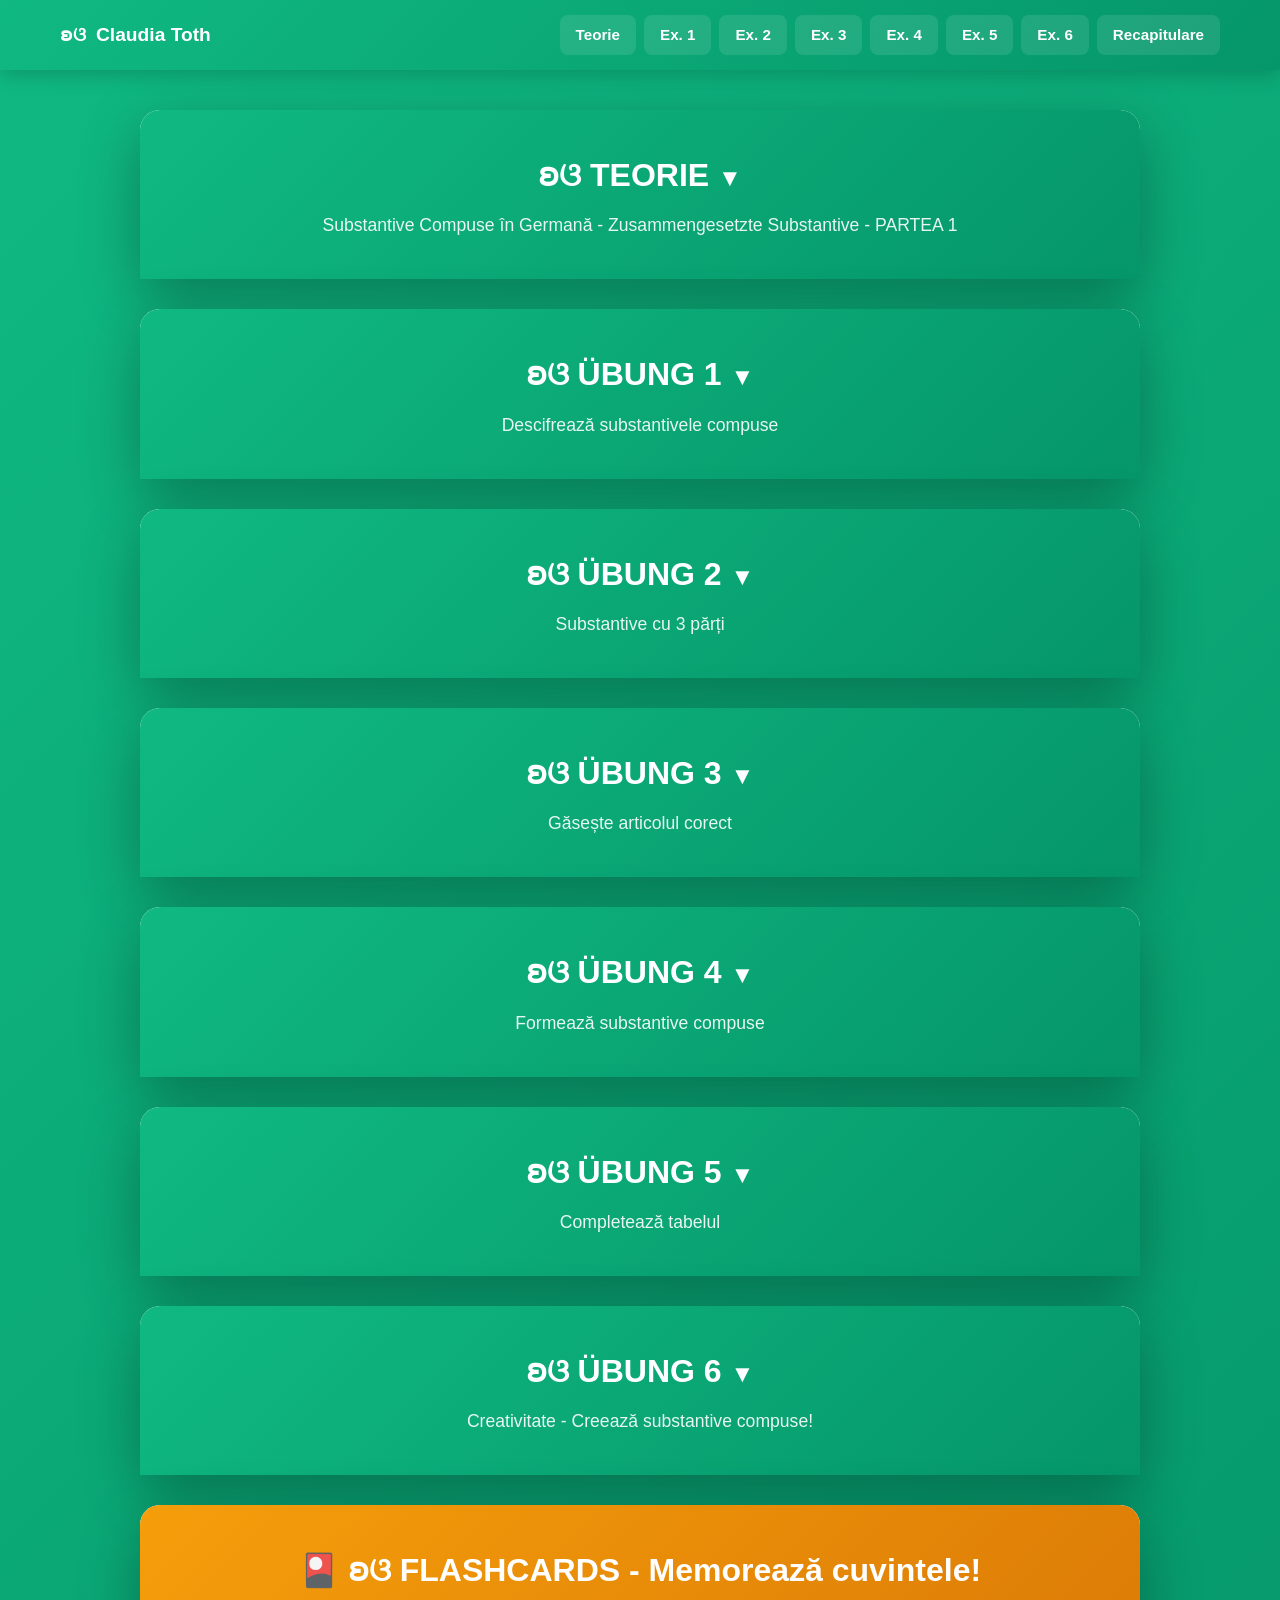
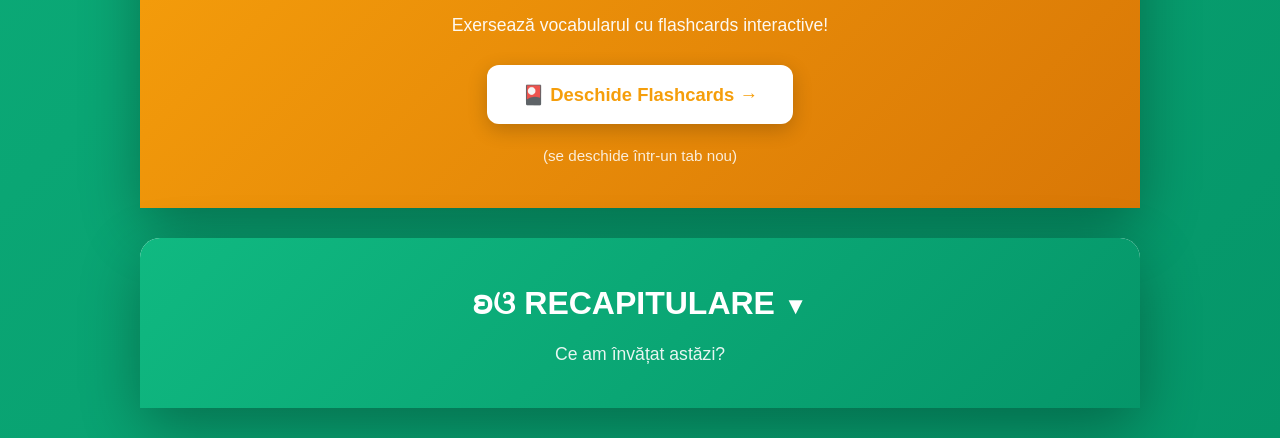
<file: index.html>
<!DOCTYPE html>
<html lang="ro">
<head>
    <meta charset="UTF-8">
    <meta name="viewport" content="width=device-width, initial-scale=1.0">
    <meta name="robots" content="noindex, nofollow">
    <title>Substantive Compuse în Germană - Workshop Complet</title>
    <style>
        * {
            margin: 0;
            padding: 0;
            box-sizing: border-box;
        }

        body {
            font-family: 'Segoe UI', Tahoma, Geneva, Verdana, sans-serif;
            background: linear-gradient(135deg, #10b981 0%, #059669 100%);
            line-height: 1.6;
            padding-top: 80px;
        }

        html {
            scroll-behavior: smooth;
        }

        /* Navigation Bar */
        .nav-menu {
            position: fixed;
            top: 0;
            left: 0;
            right: 0;
            background: linear-gradient(135deg, #10b981 0%, #059669 100%);
            box-shadow: 0 4px 20px rgba(0,0,0,0.2);
            z-index: 9999;
        }

        .nav-container {
            max-width: 1200px;
            margin: 0 auto;
            display: flex;
            align-items: center;
            justify-content: space-between;
            padding: 15px 20px;
            flex-wrap: wrap;
            gap: 10px;
        }

        .nav-logo {
            display: flex;
            align-items: center;
            gap: 10px;
            color: white;
            font-weight: bold;
            font-size: 1.2rem;
        }

        .nav-links {
            display: flex;
            gap: 8px;
            flex-wrap: wrap;
            align-items: center;
        }

        .nav-link {
            color: white;
            text-decoration: none;
            padding: 8px 16px;
            border-radius: 8px;
            font-size: 0.95rem;
            font-weight: 600;
            transition: all 0.3s;
            background: rgba(255,255,255,0.1);
            cursor: pointer;
        }

        .nav-link:hover {
            background: rgba(255,255,255,0.25);
            transform: translateY(-2px);
        }

        .nav-link.active {
            background: rgba(255,255,255,0.35);
        }

        /* Main Container */
        .container {
            max-width: 1000px;
            margin: 30px auto;
            background: white;
            border-radius: 20px;
            box-shadow: 0 20px 60px rgba(0,0,0,0.3);
        }

        .header {
            background: linear-gradient(135deg, #10b981 0%, #059669 100%);
            color: white;
            padding: 40px;
            text-align: center;
            border-radius: 20px 20px 0 0;
        }

        .header h1 {
            font-size: 2rem;
            margin-bottom: 10px;
        }

        .header p {
            font-size: 1.1rem;
            opacity: 0.9;
        }

        .content {
            padding: 40px;
        }

        /* Theory Sections */
        .section-header {
            background: linear-gradient(135deg, #10b981 0%, #059669 100%);
            color: white;
            padding: 20px 25px;
            border-radius: 12px;
            cursor: pointer;
            display: flex;
            justify-content: space-between;
            align-items: center;
            transition: transform 0.3s, box-shadow 0.3s;
            margin-bottom: 0;
        }

        .section-header:hover {
            transform: translateY(-2px);
            box-shadow: 0 8px 20px rgba(16, 185, 129, 0.4);
        }

        .section-header h3 {
            font-size: 1.3rem;
        }

        .arrow {
            font-size: 1.5rem;
            transition: transform 0.3s;
        }

        .arrow.rotated {
            transform: rotate(180deg);
        }

        .section-content {
            display: none;
            padding: 30px;
            background: #f0fdf4;
            border: 3px solid #10b981;
            border-top: none;
            border-radius: 0 0 12px 12px;
            margin-bottom: 20px;
        }

        .section-content.active {
            display: block;
        }

        .section {
            margin-bottom: 20px;
        }

        /* Exercise Items */
        .exercise-item {
            background: #f0fdf4;
            padding: 25px;
            border-radius: 12px;
            margin-bottom: 25px;
            border: 2px solid #e5e7eb;
            transition: all 0.3s;
        }

        .exercise-item.correct {
            border-color: #10b981;
            background: #d1fae5;
        }

        .exercise-item.incorrect {
            border-color: #ef4444;
            background: #fee2e2;
        }

        .exercise-number {
            display: inline-block;
            background: linear-gradient(135deg, #10b981 0%, #059669 100%);
            color: white;
            padding: 8px 16px;
            border-radius: 20px;
            font-weight: bold;
            margin-bottom: 15px;
        }

        .word-display {
            font-size: 1.3rem;
            font-weight: bold;
            color: #059669;
            margin-bottom: 20px;
        }

        /* Input Styles */
        .input-group {
            margin-bottom: 15px;
        }

        .input-group label {
            display: block;
            font-weight: 600;
            color: #374151;
            margin-bottom: 8px;
        }

        .input-row {
            display: flex;
            gap: 10px;
            align-items: center;
            margin-bottom: 15px;
            flex-wrap: wrap;
        }

        .article-input-wrapper {
            display: flex;
            align-items: center;
            gap: 5px;
            flex: 1;
            min-width: 180px;
        }

        .article-input-wrapper.break-line {
            flex-basis: 100%;
        }

        input[type="text"], select {
            padding: 12px 15px;
            border: 2px solid #d1d5db;
            border-radius: 8px;
            font-size: 1rem;
            transition: all 0.3s;
            flex: 1;
        }

        input[type="text"].small {
            max-width: 60px;
            flex: 0 0 60px;
        }

        select {
            cursor: pointer;
            appearance: none;
            background: white url("data:image/svg+xml,%3Csvg xmlns='http://www.w3.org/2000/svg' width='12' height='12' viewBox='0 0 12 12'%3E%3Cpath fill='%2310b981' d='M6 9L1 4h10z'/%3E%3C/svg%3E") no-repeat right 12px center;
            padding-right: 40px;
        }

        input:focus, select:focus {
            outline: none;
            border-color: #10b981;
            box-shadow: 0 0 0 3px rgba(16, 185, 129, 0.1);
        }

        input.correct, select.correct {
            border-color: #10b981;
            background: #ecfdf5;
        }

        input.incorrect, select.incorrect {
            border-color: #ef4444;
            background: #fef2f2;
        }

        .plus-sign {
            font-size: 1.5rem;
            color: #10b981;
            font-weight: bold;
        }

        /* Feedback */
        .feedback {
            display: none;
            margin-top: 15px;
            padding: 12px 15px;
            border-radius: 8px;
            font-weight: 600;
        }

        .feedback.show {
            display: block;
        }

        .feedback.correct {
            background: #d1fae5;
            color: #065f46;
            border-left: 4px solid #10b981;
        }

        .feedback.incorrect {
            background: #fee2e2;
            color: #991b1b;
            border-left: 4px solid #ef4444;
        }

        .correct-answer {
            margin-top: 10px;
            padding: 10px;
            background: #f0fdf4;
            border-radius: 6px;
            color: #065f46;
        }

        /* Buttons */
        .buttons {
            display: flex;
            gap: 15px;
            justify-content: center;
            margin-top: 40px;
            flex-wrap: wrap;
        }

        button {
            padding: 15px 40px;
            border: none;
            border-radius: 10px;
            font-size: 1.1rem;
            font-weight: 600;
            cursor: pointer;
            transition: all 0.3s;
        }

        .btn-check {
            background: linear-gradient(135deg, #10b981 0%, #059669 100%);
            color: white;
            box-shadow: 0 4px 15px rgba(16, 185, 129, 0.4);
        }

        .btn-check:hover {
            transform: translateY(-2px);
            box-shadow: 0 6px 20px rgba(16, 185, 129, 0.6);
        }

        .btn-reset {
            background: #6b7280;
            color: white;
        }

        .btn-reset:hover {
            background: #4b5563;
        }

        /* Score */
        .score {
            text-align: center;
            font-size: 1.5rem;
            font-weight: bold;
            padding: 20px;
            margin-top: 30px;
            background: linear-gradient(135deg, #fef3c7 0%, #fde68a 100%);
            border-radius: 12px;
            display: none;
        }

        .score.show {
            display: block;
        }

        /* Info Boxes */
        .example-box, .info-box {
            background: linear-gradient(135deg, #d1fae5 0%, #a7f3d0 100%);
            padding: 20px;
            border-radius: 12px;
            margin-bottom: 20px;
            border-left: 5px solid #10b981;
        }

        .example-box h3, .info-box h3 {
            color: #065f46;
            margin-bottom: 10px;
        }

        .example-box p, .info-box p {
            color: #1e293b;
            font-size: 1.05rem;
        }

        /* Ex 6 Styles */
        .all-variants {
            display: none;
            margin-top: 40px;
            padding-top: 40px;
            border-top: 3px solid #10b981;
        }

        .all-variants.show {
            display: block;
        }

        .variants-header {
            background: linear-gradient(135deg, #fbbf24 0%, #f59e0b 100%);
            color: white;
            padding: 25px;
            border-radius: 12px;
            text-align: center;
            margin-bottom: 30px;
        }

        .category {
            margin-bottom: 30px;
        }

        .category-header {
            background: linear-gradient(135deg, #10b981 0%, #059669 100%);
            color: white;
            padding: 15px 20px;
            border-radius: 10px;
            margin-bottom: 15px;
        }

        .category-header h3 {
            font-size: 1.3rem;
        }

        .arrow-ex6 {
            font-size: 1.5rem;
            transition: transform 0.3s;
            color: white;
        }

        .variants-grid {
            display: grid;
            grid-template-columns: repeat(auto-fill, minmax(300px, 1fr));
            gap: 15px;
        }

        .variant-card {
            background: #f0fdf4;
            padding: 15px;
            border-radius: 8px;
            border-left: 4px solid #10b981;
        }

        .variant-card strong {
            color: #059669;
            font-size: 1.1rem;
        }

        .variant-parts {
            color: #6b7280;
            font-size: 0.9rem;
            margin: 5px 0;
        }

        .words-list {
            background: white;
            padding: 15px;
            border-radius: 8px;
            margin-top: 15px;
        }

        .words-list p {
            margin-bottom: 8px;
        }

        /* Responsive */
        @media (max-width: 768px) {
            body {
                padding-top: 140px;
                padding: 10px;
                padding-top: 140px;
            }

            .nav-container {
                flex-direction: column;
            }

            .container {
                margin: 15px auto;
                border-radius: 15px;
            }

            .header {
                padding: 25px 20px;
                border-radius: 15px 15px 0 0;
            }

            .header h1 {
                font-size: 1.5rem;
            }

            .header p {
                font-size: 0.95rem;
            }

            .content {
                padding: 20px 15px;
            }

            .section-header h3 {
                font-size: 1.1rem;
            }

            .example-box, .info-box {
                padding: 15px;
                font-size: 0.95rem;
            }

            .exercise-item {
                padding: 15px;
            }

            .exercise-number {
                font-size: 0.9rem;
                padding: 6px 12px;
            }

            .word-display {
                font-size: 1.1rem;
            }

            .input-group label {
                font-size: 0.95rem;
            }

            .input-row {
                flex-direction: column;
                gap: 8px;
            }

            .article-input-wrapper {
                width: 100%;
                min-width: 100%;
            }

            input[type="text"], select {
                font-size: 0.95rem;
                padding: 10px 12px;
            }

            .plus-sign {
                display: none;
            }

            .feedback {
                font-size: 0.9rem;
                padding: 10px 12px;
            }

            .buttons {
                flex-direction: column;
                gap: 10px;
            }

            button {
                width: 100%;
                padding: 12px 20px;
                font-size: 1rem;
            }

            .score {
                font-size: 1.2rem;
                padding: 15px;
            }

            .variants-grid {
                grid-template-columns: 1fr;
            }

            .variant-card {
                padding: 12px;
            }

            .category-header h3 {
                font-size: 1.1rem;
            }
        }

        /* Extra small phones */
        @media (max-width: 480px) {
            .header h1 {
                font-size: 1.3rem;
            }

            .nav-link {
                font-size: 0.85rem;
                padding: 6px 10px;
            }

            .exercise-item {
                padding: 12px;
            }

            input[type="text"], select {
                font-size: 0.9rem;
            }
        }
    </style>
</head>
<body>
    <!-- Navigation Menu -->
    <nav class="nav-menu">
        <div class="nav-container">
            <div class="nav-logo">
                <span>ʚଓ</span>
                <span>Claudia Toth</span>
            </div>
            <div class="nav-links">
                <a href="#teorie" class="nav-link">Teorie</a>
                <a href="#ex1" class="nav-link">Ex. 1</a>
                <a href="#ex2" class="nav-link">Ex. 2</a>
                <a href="#ex3" class="nav-link">Ex. 3</a>
                <a href="#ex4" class="nav-link">Ex. 4</a>
                <a href="#ex5" class="nav-link">Ex. 5</a>
                <a href="#ex6" class="nav-link">Ex. 6</a>
                <a href="#recapitulare" class="nav-link">Recapitulare</a>
            </div>
        </div>
    </nav>

    <!-- TEORIE -->
    <div class="container" id="teorie">
        <div class="header" style="cursor: pointer;" onclick="toggleExercise('teorie')">
            <h1>ʚଓ TEORIE <span id="arrow-header-teorie" style="font-size: 1.5rem; transition: transform 0.3s;">▼</span></h1>
            <p>Substantive Compuse în Germană - Zusammengesetzte Substantive - PARTEA 1</p>
        </div>
        <div class="content" id="content-teorie" style="display: none;">
            <div class="section">
                <div class="section-header" onclick="toggleSection(0)">
                    <h3>CE SUNT SUBSTANTIVELE COMPUSE?</h3>
                    <span class="arrow">▼</span>
                </div>
                <div class="section-content">
                    <div class="example-box">
                        <h3>DEFINIȚIE</h3>
                        <p>Un substantiv compus este un substantiv format din <strong>cel puțin două cuvinte</strong> unite împreună.</p>
                    </div>
                    <div class="example-box">
                        <h3>Exemplu simplu în română:</h3>
                        <p>"copil" + "cameră" = "camera copiilor"</p>
                    </div>
                    <div class="example-box">
                        <h3>Exemplu în germană:</h3>
                        <p><strong>das Kind</strong> (copilul) + <strong>das Zimmer</strong> (camera) = <strong>das Kinderzimmer</strong> (camera copiilor)</p>
                    </div>
                </div>
            </div>

            <div class="section">
                <div class="section-header" onclick="toggleSection(1)">
                    <h3>DE CE SUNT IMPORTANTE?</h3>
                    <span class="arrow">▼</span>
                </div>
                <div class="section-content">
                    <div class="example-box">
                        <h3>1. Limba germană IUBEȘTE cuvintele compuse!</h3>
                        <p>Germanii creează constant cuvinte noi prin combinare. Este o caracteristică fundamentală a limbii!</p>
                    </div>
                    <div class="example-box">
                        <h3>2. Vocabular INFINIT!</h3>
                        <p>Când știi cum să formezi substantive compuse, vocabularul tău devine MULT mai mare! Nu mai trebuie să memorezi fiecare cuvânt separat.</p>
                    </div>
                    <div class="example-box">
                        <h3>3. Exprimare PRECISĂ!</h3>
                        <p>Poți descrie lucruri foarte specific:<br>
                        <strong>das Zimmer</strong> = camera (ce fel de cameră?)<br>
                        <strong>das Kinderzimmer</strong> = camera copiilor (AHA! Acum știm!)</p>
                    </div>
                </div>
            </div>

            <div class="section">
                <div class="section-header" onclick="toggleSection(2)">
                    <h3>REGULILE DE AUR</h3>
                    <span class="arrow">▼</span>
                </div>
                <div class="section-content">
                    <div class="example-box">
                        <h3>REGULA 1: Scris cu majusculă</h3>
                        <p>Un substantiv compus se scrie cu literă mare doar la început (ca orice substantiv german).</p>
                        <p style="margin-top: 10px;">✅ das Kinderzimmer<br>❌ das KinderZimmer</p>
                    </div>
                    <div class="example-box">
                        <h3>REGULA 2: Articolul ultimului cuvânt</h3>
                        <p>Substantivul compus ia articolul <strong>ultimului cuvânt</strong> (Grundwort - cuvântul de bază).</p>
                        <p style="margin-top: 15px;"><strong>Exemple:</strong><br>
                        • das Auto + <strong>die Tür</strong> = <strong>die</strong> Autotür (die de la Tür)<br>
                        • der Tee + <strong>die Kanne</strong> = <strong>die</strong> Teekanne (die de la Kanne)<br>
                        • die Sonne + <strong>der Schein</strong> = <strong>der</strong> Sonnenschein (der de la Schein)</p>
                        <p style="margin-top: 10px; font-weight: bold; color: #059669;">⚠️ Reține: Ultimul cuvânt DICTEAZĂ articolul!</p>
                    </div>
                    <div class="example-box">
                        <h3>REGULA 3: Primul descrie pe al doilea</h3>
                        <p>În substantivul compus:<br>
                        <strong>Primul cuvânt</strong> (Bestimmungswort) = DESCRIE<br>
                        <strong>Al doilea cuvânt</strong> (Grundwort) = este DESCRIS</p>
                        <p style="margin-top: 10px;"><strong>das Kinder|zimmer</strong><br>
                        Kind (copil) → descrie<br>
                        Zimmer (cameră) → ce fel de cameră? → camera COPIILOR</p>
                        <p style="margin-top: 10px;"><strong>die Auto|tür</strong><br>
                        Auto (mașină) → descrie<br>
                        Tür (ușă) → ce fel de ușă? → ușa MAȘINII</p>
                    </div>
                </div>
            </div>

            <div class="section">
                <div class="section-header" onclick="toggleSection(3)">
                    <h3>TIPUL 1: SUBSTANTIV + SUBSTANTIV</h3>
                    <span class="arrow">▼</span>
                </div>
                <div class="section-content">
                    <div class="example-box">
                        <h3>CUM FUNCȚIONEAZĂ?</h3>
                        <p>Pur și simplu așezi cuvintele unul după altul:</p>
                        <p style="text-align: center; font-size: 1.2rem; font-weight: bold; background: white; padding: 15px; border-radius: 8px; margin-top: 15px;">
                            SUBSTANTIV 1 + SUBSTANTIV 2 = SUBSTANTIV COMPUS
                        </p>
                    </div>
                    <div class="example-box">
                        <h3>EXEMPLE SIMPLE</h3>
                        <p><strong>1.</strong> das Auto + die Tür = <strong>die Autotür</strong> (ușa mașinii)</p>
                        <p><strong>2.</strong> der Tee + die Kanne = <strong>die Teekanne</strong> (ceainicul)</p>
                        <p><strong>3.</strong> das Haus + die Tür = <strong>die Haustür</strong> (ușa de la intrare a casei)</p>
                        <p><strong>4.</strong> der Fuß + der Ball = <strong>der Fußball</strong> (mingea de fotbal)</p>
                        <p><strong>5.</strong> die Blume + der Topf = <strong>der Blumentopf</strong> (ghiveciul)</p>
                    </div>
                    <div class="example-box">
                        <h3>EXEMPLE MAI COMPLEXE (3+ cuvinte!)</h3>
                        <p>Da, poți combina mai mult de 2 cuvinte!</p>
                        <p style="margin-top: 10px;"><strong>1.</strong> der Fuß + der Ball + das Spiel = <strong>das Fußballspiel</strong><br>
                        (meciul de fotbal)</p>
                        <p><strong>2.</strong> die Geburt + der Tag + das Geschenk = <strong>das Geburtstagsgeschenk</strong><br>
                        (cadoul de ziua de naștere)</p>
                        <p><strong>3.</strong> das Auto + die Bahn + der Hof = <strong>der Autobahnhof</strong><br>
                        (stația de autostradă / parcare)</p>
                    </div>
                </div>
            </div>

            <div class="section">
                <div class="section-header" onclick="toggleSection(4)">
                    <h3>CUM SĂ ÎNȚELEGI UN CUVÂNT LUNG?</h3>
                    <span class="arrow">▼</span>
                </div>
                <div class="section-content">
                    <div class="example-box">
                        <h3>Strategia în 3 pași:</h3>
                        <p><strong>PASUL 1:</strong> Împarte cuvântul în părți<br>
                        <strong>PASUL 2:</strong> Identifică ultimul cuvânt (Grundwort) → acesta îți dă ARTICOLUL și SENSUL PRINCIPAL<br>
                        <strong>PASUL 3:</strong> Citește de la DREAPTA la STÂNGA pentru a înțelege sensul complet</p>
                    </div>
                    <div class="example-box">
                        <h3>EXEMPLU: die Haustür</h3>
                        <p><strong>PASUL 1 - Împarte:</strong><br>Haus + Tür</p>
                        <p style="margin-top: 10px;"><strong>PASUL 2 - Ultimul cuvânt:</strong><br>
                        Tür (ușă) → articol <strong>die</strong><br>
                        Deci este vorba despre o UȘĂ</p>
                        <p style="margin-top: 10px;"><strong>PASUL 3 - Citește invers:</strong><br>
                        Ce fel de ușă? → Haus (casă)<br>
                        = ușa CASEI</p>
                        <p style="margin-top: 10px; font-weight: bold; background: white; padding: 10px; border-radius: 8px;">
                        ✓ Rezultat: die Haustür = ușa casei</p>
                    </div>
                </div>
            </div>

            <div class="section">
                <div class="section-header" onclick="toggleSection(5)">
                    <h3>LITERELE DE LEGĂTURĂ (Fugenelemente)</h3>
                    <span class="arrow">▼</span>
                </div>
                <div class="section-content">
                    <div class="example-box">
                        <h3>CE SUNT?</h3>
                        <p>Uneori, între cuvinte trebuie să inserezi o literă sau un grup de litere pentru ca substantivul să sune corect.</p>
                        <p style="margin-top: 10px;"><strong>Cele mai comune litere de legătură:</strong><br>
                        -e- | -(e)s- | -(e)n- | -er-</p>
                    </div>
                    <div class="example-box">
                        <h3>CÂND FOLOSIM -(e)s-?</h3>
                        <p>Literă de legătură -(e)s- apare adesea după substantive feminine terminate în -ung, -heit, -keit, -schaft:</p>
                        <p style="margin-top: 10px;"><strong>1.</strong> die Geburt + der Tag = <strong>der Geburtstag</strong><br>
                        die Geburt → Geburt<strong>s</strong>tag</p>
                        <p><strong>2.</strong> die Geburt + der Tag + das Geschenk = <strong>das Geburtstagsgeschenk</strong><br>
                        Geburtstag<strong>s</strong>geschenk</p>
                        <p><strong>3.</strong> die Arbeit + der Platz = <strong>der Arbeitsplatz</strong><br>
                        Arbeit<strong>s</strong>platz (locul de muncă)</p>
                    </div>
                    <div class="example-box">
                        <h3>CÂND FOLOSIM -(e)n-?</h3>
                        <p>Literă de legătură -(e)n- apare adesea după substantive feminine (acestea trec la plural, însă există și excepții - die Hand, die Tür):</p>
                        <p style="margin-top: 10px;"><strong>1.</strong> die Straße + die Bahn = <strong>die Straßenbahn</strong><br>
                        Straße<strong>n</strong>bahn (tramvaiul)</p>
                        <p><strong>2.</strong> die Blume + der Topf = <strong>der Blumentopf</strong><br>
                        Blume<strong>n</strong>topf (ghiveciul)</p>
                    </div>
                    <div class="example-box">
                        <h3>CÂND FOLOSIM -er-?</h3>
                        <p>Literă de legătură -er- apare adesea la plural:</p>
                        <p style="margin-top: 10px;"><strong>1.</strong> das Bild + das Buch = <strong>das Bilderbuch</strong><br>
                        das Bild (plural: Bilder) → Bild<strong>er</strong>buch<br>
                        (cartea ilustrată)</p>
                        <p><strong>2.</strong> das Kind + das Zimmer = <strong>das Kinderzimmer</strong><br>
                        das Kind (plural: Kinder) → Kind<strong>er</strong>zimmer<br>
                        (camera copiilor)</p>
                    </div>
                </div>
            </div>

            <div class="section">
                <div class="section-header" onclick="toggleSection(6)">
                    <h3>CEL MAI LUNG CUVÂNT COMPUS ÎN GERMANĂ</h3>
                    <span class="arrow">▼</span>
                </div>
                <div class="section-content">
                    <div class="example-box" style="text-align: center;">
                        <h3 style="font-size: 1.5rem; margin-bottom: 20px;">🏆 Cel mai lung cuvânt compus</h3>
                        <p style="font-size: 1.1rem; font-weight: bold; word-break: break-all; line-height: 1.8; color: #059669; margin: 20px 0;">
                            Rinderkennzeichnungsfleischetikettierungsüberwachungsaufgabenübertragungsgesetz
                        </p>
                        <p style="font-size: 1.4rem; font-weight: bold; color: #065f46; margin: 20px 0;">63 de litere!</p>
                        <p>(O lege care reglementa modul în care este etichetată carnea de vită în Germania - a fost în vigoare între 1999-2013)</p>
                    </div>
                    <div class="example-box">
                        <h3>Traducere:</h3>
                        <p>Legea privind transferul sarcinilor de monitorizare a etichetării cărnii de vită.</p>
                    </div>
                    <div class="example-box">
                        <h3>Compunere:</h3>
                        <p>• <strong>das Rind</strong> → vita / cornuta<br>
                        • <strong>die Kennzeichnung</strong> → marcarea / identificarea<br>
                        • <strong>das Fleisch</strong> → carnea<br>
                        • <strong>die Etikettierung</strong> → etichetarea<br>
                        • <strong>die Überwachung</strong> → supravegherea<br>
                        • <strong>die Aufgabe</strong> → sarcina / atribuția<br>
                        • <strong>die Übertragung</strong> → transferul / transmiterea<br>
                        • <strong>das Gesetz</strong> → legea</p>
                    </div>
                </div>
            </div>
        </div>
    </div>

    <!-- EX 1 -->
    <div class="container" id="ex1">
        <div class="header" style="cursor: pointer;" onclick="toggleExercise('ex1')">
            <h1>ʚଓ ÜBUNG 1 <span id="arrow-header-ex1" style="font-size: 1.5rem; transition: transform 0.3s;">▼</span></h1>
            <p>Descifrează substantivele compuse</p>
        </div>
        <div class="content" id="content-ex1" style="display: none;">
            <div class="example-box">
                <h3>📝 Exemplu:</h3>
                <p><strong>die Autotür</strong> → <strong>das Auto</strong> + <strong>die Tür</strong> → ușa mașinii</p>
            </div>
            <div id="exercises-ex1"></div>
            <div class="buttons">
                <button class="btn-check" onclick="checkAnswers('ex1')">✓ Verifică</button>
                <button class="btn-reset" onclick="resetExercise('ex1')">↻ Resetează</button>
            </div>
            <div class="score" id="score-ex1"></div>
        </div>
    </div>

    <!-- EX 2 -->
    <div class="container" id="ex2">
        <div class="header" style="cursor: pointer;" onclick="toggleExercise('ex2')">
            <h1>ʚଓ ÜBUNG 2 <span id="arrow-header-ex2" style="font-size: 1.5rem; transition: transform 0.3s;">▼</span></h1>
            <p>Substantive cu 3 părți</p>
        </div>
        <div class="content" id="content-ex2" style="display: none;">
            <div class="info-box">
                <h3>💡 Atenție!</h3>
                <p>Aceste substantive au <strong>3 părți</strong>! Al treilea cuvânt va fi pe rând nou.</p>
            </div>
            <div id="exercises-ex2"></div>
            <div class="buttons">
                <button class="btn-check" onclick="checkAnswers('ex2')">✓ Verifică</button>
                <button class="btn-reset" onclick="resetExercise('ex2')">↻ Resetează</button>
            </div>
            <div class="score" id="score-ex2"></div>
        </div>
    </div>

    <!-- EX 3 -->
    <div class="container" id="ex3">
        <div class="header" style="cursor: pointer;" onclick="toggleExercise('ex3')">
            <h1>ʚଓ ÜBUNG 3 <span id="arrow-header-ex3" style="font-size: 1.5rem; transition: transform 0.3s;">▼</span></h1>
            <p>Găsește articolul corect</p>
        </div>
        <div class="content" id="content-ex3" style="display: none;">
            <div class="info-box">
                <h3>⚡ Regula de aur:</h3>
                <p><strong>Articolul vine de la ULTIMUL cuvânt!</strong></p>
            </div>
            <div id="exercises-ex3"></div>
            <div class="buttons">
                <button class="btn-check" onclick="checkAnswers('ex3')">✓ Verifică</button>
                <button class="btn-reset" onclick="resetExercise('ex3')">↻ Resetează</button>
            </div>
            <div class="score" id="score-ex3"></div>
        </div>
    </div>

    <!-- EX 4 -->
    <div class="container" id="ex4">
        <div class="header" style="cursor: pointer;" onclick="toggleExercise('ex4')">
            <h1>ʚଓ ÜBUNG 4 <span id="arrow-header-ex4" style="font-size: 1.5rem; transition: transform 0.3s;">▼</span></h1>
            <p>Formează substantive compuse</p>
        </div>
        <div class="content" id="content-ex4" style="display: none;">
            <div class="info-box">
                <h3>📝 Exemplu:</h3>
                <p><strong>der Apfel + der Saft = der Apfelsaft</strong></p>
            </div>
            <div id="exercises-ex4"></div>
            <div class="buttons">
                <button class="btn-check" onclick="checkAnswers('ex4')">✓ Verifică</button>
                <button class="btn-reset" onclick="resetExercise('ex4')">↻ Resetează</button>
            </div>
            <div class="score" id="score-ex4"></div>
        </div>
    </div>

    <!-- EX 5 -->
    <div class="container" id="ex5">
        <div class="header" style="cursor: pointer;" onclick="toggleExercise('ex5')">
            <h1>ʚଓ ÜBUNG 5 <span id="arrow-header-ex5" style="font-size: 1.5rem; transition: transform 0.3s;">▼</span></h1>
            <p>Completează tabelul</p>
        </div>
        <div class="content" id="content-ex5" style="display: none;">
            <div class="info-box">
                <h3>📝 Instrucțiuni:</h3>
                <p>Completează substantivul compus și traducerea.</p>
            </div>
            <div id="exercises-ex5"></div>
            <div class="buttons">
                <button class="btn-check" onclick="checkAnswers('ex5')">✓ Verifică</button>
                <button class="btn-reset" onclick="resetExercise('ex5')">↻ Resetează</button>
            </div>
            <div class="score" id="score-ex5"></div>
        </div>
    </div>

    <!-- EX 6 -->
    <div class="container" id="ex6">
        <div class="header" style="cursor: pointer;" onclick="toggleExercise('ex6')">
            <h1>ʚଓ ÜBUNG 6 <span id="arrow-header-ex6" style="font-size: 1.5rem; transition: transform 0.3s;">▼</span></h1>
            <p>Creativitate - Creează substantive compuse!</p>
        </div>
        <div class="content" id="content-ex6" style="display: none;">
            <div class="info-box">
                <h3>🎨 Fii creativ!</h3>
                <p>Creează <strong>5 substantive compuse</strong> folosind cuvintele de mai jos.</p>
                <div class="words-list">
                    <p><strong>Grupa 1:</strong> das Haus, der Garten, die Tür, das Fenster, der Baum</p>
                    <p><strong>Grupa 2:</strong> das Buch, die Schule, der Lehrer, das Kind</p>
                    <p><strong>Grupa 3:</strong> die Sonne, der Regen, der Schnee, die Blume</p>
                </div>
            </div>
            <div id="exercises-ex6"></div>
            <div class="buttons">
                <button class="btn-check" onclick="showAllVariants()">🔍 Arată toate variantele</button>
                <button class="btn-reset" onclick="resetExercise('ex6')">↻ Resetează</button>
            </div>
            <div class="all-variants" id="allVariants">
                <div class="variants-header">
                    <h2>✨ Toate variantele posibile</h2>
                    <p>TOATE combinațiile cu cuvintele date!</p>
                </div>
                <div id="variantsContainer"></div>
            </div>
        </div>
    </div>

    
    <!-- FLASHCARDS BUTTON -->
    <div class="container" id="flashcards-link" style="scroll-margin-top: 100px;">
        <div class="header" style="background: linear-gradient(135deg, #f59e0b 0%, #d97706 100%); cursor: default;">
            <h1>🎴 ʚଓ FLASHCARDS - Memorează cuvintele!</h1>
            <p style="margin-top: 15px; font-size: 1.1rem; opacity: 0.95;">
                Exersează vocabularul cu flashcards interactive!
            </p>
            <a href="flashcards.html" target="_blank" style="
                display: inline-block;
                background: white;
                color: #f59e0b;
                padding: 15px 35px;
                border-radius: 12px;
                text-decoration: none;
                font-weight: bold;
                font-size: 1.15rem;
                margin-top: 25px;
                transition: all 0.3s;
                box-shadow: 0 6px 20px rgba(0,0,0,0.2);
            " onmouseover="this.style.transform='translateY(-3px)'; this.style.boxShadow='0 9px 28px rgba(0,0,0,0.3)';" 
               onmouseout="this.style.transform='translateY(0)'; this.style.boxShadow='0 6px 20px rgba(0,0,0,0.2)';">
                🎴 Deschide Flashcards →
            </a>
            <p style="margin-top: 20px; font-size: 0.95rem; opacity: 0.85;">
                (se deschide într-un tab nou)
            </p>
        </div>
    </div>

<!-- RECAPITULARE -->
    <div class="container" id="recapitulare">
        <div class="header" style="cursor: pointer;" onclick="toggleExercise('recapitulare')">
            <h1>ʚଓ RECAPITULARE <span id="arrow-header-recapitulare" style="font-size: 1.5rem; transition: transform 0.3s;">▼</span></h1>
            <p>Ce am învățat astăzi?</p>
        </div>
        <div class="content" id="content-recapitulare" style="display: none;">
            <div class="example-box">
                <h3>✓ Substantive compuse</h3>
                <p>Cuvinte formate din <strong>2+ cuvinte</strong></p>
            </div>
            <div class="example-box">
                <h3>✓ Regulile</h3>
                <p>Articolul ultimului cuvânt | Primul descrie pe al doilea</p>
            </div>
            <div class="example-box">
                <h3>★ FELICITĂRI!</h3>
                <p><strong>Viel Erfolg!</strong></p>
            </div>
        </div>
    </div>

    <script>
        // Data
        const exercisesEx1 = [
            { word: "die Autobahn", article1: "das", part1: "Auto", article2: "die", part2: "Bahn", translation: "autostrada" },
            { word: "der Autoschlüssel", article1: "das", part1: "Auto", article2: "der", part2: "Schlüssel", translation: "cheia mașinii" },
            { word: "der Bahnhof", article1: "die", part1: "Bahn", article2: "der", part2: "Hof", translation: "gara" },
            { word: "der Blumenstrauß", article1: "die", part1: "Blume", article2: "der", part2: "Strauß", translation: "buchetul de flori" },
            { word: "der Briefkasten", article1: "der", part1: "Brief", article2: "der", part2: "Kasten", translation: "cutia poștală" },
            { word: "das Gartenhaus", article1: "der", part1: "Garten", article2: "das", part2: "Haus", translation: "casa din grădină" }
        ];

        const exercisesEx2 = [
            { word: "der Haustürschlüssel", article1: "das", part1: "Haus", article2: "die", part2: "Tür", article3: "der", part3: "Schlüssel", translation: "cheia ușii de la intrare" },
            { word: "der Kindergartenlehrer", article1: "das", part1: "Kind", article2: "der", part2: "Garten", article3: "der", part3: "Lehrer", translation: "educatorul de grădiniță" },
            { word: "die Weihnachtsmarktbude", article1: "das", part1: "Weihnachten", article2: "der", part2: "Markt", article3: "die", part3: "Bude", translation: "standurile de la târgul de Crăciun" },
            { word: "das Geburtstagskind", article1: "der", part1: "Geburtstag", article2: "das", part2: "Kind", article3: "", part3: "", translation: "copilul care își sărbătorește ziua de naștere", note: true },
            { word: "das Autobahndreieck", article1: "das", part1: "Auto", article2: "die", part2: "Bahn", article3: "das", part3: "Dreieck", translation: "intersecția de autostrăzi" },
            { word: "der Fußballspieler", article1: "der", part1: "Fuß", article2: "der", part2: "Ball", article3: "der", part3: "Spieler", translation: "jucătorul de fotbal" }
        ];

        const exercisesEx3 = [
            { word1: "Haus", article1: "das", word2: "Tür", article2: "die", compound: "Haustür", correct: "die" },
            { word1: "Garten", article1: "der", word2: "Haus", article2: "das", compound: "Gartenhaus", correct: "das" },
            { word1: "Blume", article1: "die", word2: "Topf", article2: "der", compound: "Blumentopf", correct: "der" },
            { word1: "Tisch", article1: "der", word2: "Decke", article2: "die", compound: "Tischdecke", correct: "die" },
            { word1: "Tennis", article1: "das", word2: "Ball", article2: "der", compound: "Tennisball", correct: "der" },
            { word1: "Woche", article1: "die", word2: "Ende", article2: "das", compound: "Wochenende", correct: "das" }
        ];

        const exercisesEx4 = [
            { word1: "der Apfel", word2: "der Kuchen", compound: "Apfelkuchen", article: "der", translation: "prăjitura cu mere" },
            { word1: "die Reise", word2: "die Tasche", compound: "Reisetasche", article: "die", translation: "geanta de voiaj" },
            { word1: "das Fahrrad", word2: "der Weg", compound: "Fahrradweg", article: "der", translation: "pista de biciclete" },
            { word1: "die Hand", word2: "der Ball", compound: "Handball", article: "der", translation: "handbalul" },
            { word1: "die Sonne", word2: "der Schein", compound: "Sonnenschein", article: "der", translation: "strălucirea soarelui" }
        ];

        const exercisesEx5 = [
            { word1: "das Haus", word2: "das Tier", compound: "das Haustier", translation: "animalul de casă" },
            { word1: "das Kleid", word2: "der Schrank", compound: "der Kleiderschrank", translation: "dulapul de haine" },
            { word1: "der Brief", word2: "der Kasten", compound: "der Briefkasten", translation: "cutia poștală" },
            { word1: "die Arbeit", word2: "der Platz", compound: "der Arbeitsplatz", translation: "locul de muncă" },
            { word1: "die Straße", word2: "die Bahn", compound: "die Straßenbahn", translation: "tramvaiul" }
        ];

        const allVariants = {
            "Grupa 1: Haus, Garten, Tür, Fenster, Baum": [
                { word: "die Haustür", parts: "das Haus + die Tür", translation: "ușa de la intrare" },
                { word: "das Hausfenster", parts: "das Haus + das Fenster", translation: "fereastra casei" },
                { word: "der Hausbaum", parts: "das Haus + der Baum", translation: "copacul casei" },
                { word: "das Gartenhaus", parts: "der Garten + das Haus", translation: "casa din grădină" },
                { word: "die Gartentür", parts: "der Garten + die Tür", translation: "poarta grădinii" },
                { word: "das Gartenfenster", parts: "der Garten + das Fenster", translation: "fereastra spre grădină" },
                { word: "der Gartenbaum", parts: "der Garten + der Baum", translation: "copacul din grădină" },
                { word: "das Türfenster", parts: "die Tür + das Fenster", translation: "fereastra ușii" },
                { word: "das Baumhaus", parts: "der Baum + das Haus", translation: "casa din copac" },
                { word: "die Gartenhaustür", parts: "der Garten + das Haus + die Tür", translation: "ușa casei din grădină" },
                { word: "das Gartenhausfenster", parts: "der Garten + das Haus + das Fenster", translation: "fereastra casei din grădină" },
                { word: "die Baumhaustür", parts: "der Baum + das Haus + die Tür", translation: "ușa casei din copac" },
                { word: "das Baumhausfenster", parts: "der Baum + das Haus + das Fenster", translation: "fereastra casei din copac" }
            ],
            "Grupa 2: Buch, Schule, Lehrer, Kind": [
                { word: "das Schulbuch", parts: "die Schule + das Buch", translation: "manualul școlar" },
                { word: "der Schullehrer", parts: "die Schule + der Lehrer", translation: "profesorul de școală" },
                { word: "das Schulkind", parts: "die Schule + das Kind", translation: "copilul școlar" },
                { word: "das Lehrerbuch", parts: "der Lehrer + das Buch", translation: "cartea profesorului" },
                { word: "der Kinderschullehrer", parts: "das Kind + die Schule + der Lehrer", translation: "profesorul școlii pentru copii" },
                { word: "das Lehrerkind", parts: "der Lehrer + das Kind", translation: "copilul profesorului" },
                { word: "das Kinderbuch", parts: "das Kind + das Buch", translation: "cartea pentru copii" },
                { word: "die Kinderschule", parts: "das Kind + die Schule", translation: "școala pentru copii" },
                { word: "der Kinderlehrer", parts: "das Kind + der Lehrer", translation: "profesorul pentru copii" },
                { word: "das Schulkinderbuch", parts: "die Schule + das Kind + das Buch", translation: "cartea pentru copiii școlari" }
            ],
            "Grupa 3: Sonne, Regen, Schnee, Blume": [
                { word: "die Sonnenblume", parts: "die Sonne + die Blume", translation: "floarea-soarelui" },
                { word: "der Sonnenregen", parts: "die Sonne + der Regen", translation: "ploaia cu soare" },
                { word: "der Sonnenschnee", parts: "die Sonne + der Schnee", translation: "zăpadă la soare" },
                { word: "die Regenblume", parts: "der Regen + die Blume", translation: "floare de ploaie" },
                { word: "der Regenschnee", parts: "der Regen + der Schnee", translation: "lapoviță" },
                { word: "die Schneeblume", parts: "der Schnee + die Blume", translation: "floare de zăpadă" },
                { word: "der Blumenregen", parts: "die Blume + der Regen", translation: "ploaia de flori" },
                { word: "der Blumenschnee", parts: "die Blume + der Schnee", translation: "zăpadă de flori" }
            ],
            "Combinații între grupe": [
                { word: "das Schulhaus", parts: "die Schule + das Haus", translation: "clădirea școlii" },
                { word: "die Schultür", parts: "die Schule + die Tür", translation: "ușa școlii" },
                { word: "das Schulfenster", parts: "die Schule + das Fenster", translation: "fereastra școlii" },
                { word: "die Baumschule", parts: "der Baum + die Schule", translation: "pepiniera" },
                { word: "der Schulbaum", parts: "die Schule + der Baum", translation: "copacul școlii" },
                { word: "die Gartenblume", parts: "der Garten + die Blume", translation: "floarea de grădină" },
                { word: "das Blumenhaus", parts: "die Blume + das Haus", translation: "casa florilor / sera" },
                { word: "der Blumengarten", parts: "die Blume + der Garten", translation: "grădina de flori" },
                { word: "die Blumentür", parts: "die Blume + die Tür", translation: "ușa cu flori" },
                { word: "das Blumenfenster", parts: "die Blume + das Fenster", translation: "fereastra cu flori" },
                { word: "der Sonnenbaum", parts: "die Sonne + der Baum", translation: "copac expus la soare" },
                { word: "der Sonnengarten", parts: "die Sonne + der Garten", translation: "grădina însorită" },
                { word: "das Blumenbuch", parts: "die Blume + das Buch", translation: "cartea despre flori" },
                { word: "die Blumenschule", parts: "die Blume + die Schule", translation: "școala de floricultură" },
                { word: "das Blumenkind", parts: "die Blume + das Kind", translation: "copilul floare" },
                { word: "der Blumenlehrer", parts: "die Blume + der Lehrer", translation: "profesorul de floricultură" },
                { word: "das Gartentor", parts: "der Garten + die Tür", translation: "poarta grădinii" },
                { word: "das Haustor", parts: "das Haus + die Tür", translation: "poarta casei" }
            ]
        };

        // Initialize
        function initEx1() {
            const container = document.getElementById('exercises-ex1');
            exercisesEx1.forEach((ex, i) => {
                const div = document.createElement('div');
                div.className = 'exercise-item';
                div.id = `ex1-${i}`;
                div.innerHTML = `
                    <div class="exercise-number">Ex. ${i + 1}</div>
                    <div class="word-display">${ex.word}</div>
                    <div class="input-group">
                        <label>Împărțire:</label>
                        <div class="input-row">
                            <div class="article-input-wrapper">
                                <input type="text" id="a1-ex1-${i}" placeholder="art." class="small">
                                <input type="text" id="p1-ex1-${i}" placeholder="Cuvânt 1">
                            </div>
                            <span class="plus-sign">+</span>
                            <div class="article-input-wrapper">
                                <input type="text" id="a2-ex1-${i}" placeholder="art." class="small">
                                <input type="text" id="p2-ex1-${i}" placeholder="Cuvânt 2">
                            </div>
                        </div>
                    </div>
                    <div class="input-group">
                        <label>Traducere:</label>
                        <input type="text" id="t-ex1-${i}" placeholder="Traducerea">
                    </div>
                    <div class="feedback" id="f-ex1-${i}"></div>
                `;
                container.appendChild(div);
            });
        }

        function initEx2() {
            const container = document.getElementById('exercises-ex2');
            exercisesEx2.forEach((ex, i) => {
                const div = document.createElement('div');
                div.className = 'exercise-item';
                div.id = `ex2-${i}`;
                
                let inputs = `
                    <div class="article-input-wrapper">
                        <input type="text" id="a1-ex2-${i}" placeholder="art." class="small">
                        <input type="text" id="p1-ex2-${i}" placeholder="Cuv. 1">
                    </div>
                    <span class="plus-sign">+</span>
                    <div class="article-input-wrapper">
                        <input type="text" id="a2-ex2-${i}" placeholder="art." class="small">
                        <input type="text" id="p2-ex2-${i}" placeholder="Cuv. 2">
                    </div>
                `;
                
                if (ex.part3) {
                    inputs += `
                        <span class="plus-sign">+</span>
                        <div class="article-input-wrapper break-line">
                            <input type="text" id="a3-ex2-${i}" placeholder="art." class="small">
                            <input type="text" id="p3-ex2-${i}" placeholder="Cuv. 3">
                        </div>
                    `;
                }
                
                div.innerHTML = `
                    <div class="exercise-number">Ex. ${i + 1}</div>
                    <div class="word-display">${ex.word}</div>
                    <div class="input-group">
                        <label>Împărțire:</label>
                        <div class="input-row">${inputs}</div>
                        ${ex.note ? '<p style="color: #059669; font-size: 0.9rem; font-style: italic;">💡 Acest cuvânt are doar 2 părți</p>' : ''}
                    </div>
                    <div class="input-group">
                        <label>Traducere:</label>
                        <input type="text" id="t-ex2-${i}" placeholder="Traducerea">
                    </div>
                    <div class="feedback" id="f-ex2-${i}"></div>
                `;
                container.appendChild(div);
            });
        }

        function initEx3() {
            const container = document.getElementById('exercises-ex3');
            exercisesEx3.forEach((ex, i) => {
                const div = document.createElement('div');
                div.className = 'exercise-item';
                div.id = `ex3-${i}`;
                div.innerHTML = `
                    <div class="exercise-number">${i + 1}</div>
                    <div style="color: #6b7280; margin-bottom: 10px;">${ex.word1} (${ex.article1}) + ${ex.word2} (${ex.article2})</div>
                    <div style="display: flex; gap: 10px; align-items: center;">
                        <select id="a-ex3-${i}">
                            <option value="">?</option>
                            <option value="der">der</option>
                            <option value="die">die</option>
                            <option value="das">das</option>
                        </select>
                        <span style="font-weight: bold; color: #059669;">${ex.compound}</span>
                    </div>
                    <div class="feedback" id="f-ex3-${i}"></div>
                `;
                container.appendChild(div);
            });
        }

        function initEx4() {
            const container = document.getElementById('exercises-ex4');
            exercisesEx4.forEach((ex, i) => {
                const div = document.createElement('div');
                div.className = 'exercise-item';
                div.id = `ex4-${i}`;
                div.innerHTML = `
                    <div class="exercise-number">Ex. ${i + 1}</div>
                    <div style="margin-bottom: 15px;"><strong>${ex.word1}</strong> + <strong>${ex.word2}</strong> =</div>
                    <div style="display: flex; gap: 10px; margin-bottom: 15px;">
                        <select id="a-ex4-${i}">
                            <option value="">?</option>
                            <option value="der">der</option>
                            <option value="die">die</option>
                            <option value="das">das</option>
                        </select>
                        <span style="font-weight: bold; color: #059669;">${ex.compound}</span>
                    </div>
                    <div class="input-group">
                        <label>Traducere:</label>
                        <input type="text" id="t-ex4-${i}" placeholder="Traducerea">
                    </div>
                    <div class="feedback" id="f-ex4-${i}"></div>
                `;
                container.appendChild(div);
            });
        }

        function initEx5() {
            const container = document.getElementById('exercises-ex5');
            exercisesEx5.forEach((ex, i) => {
                const div = document.createElement('div');
                div.className = 'exercise-item';
                div.id = `ex5-${i}`;
                div.innerHTML = `
                    <div class="exercise-number">Ex. ${i + 1}</div>
                    <div style="background: #d1fae5; padding: 15px; border-radius: 8px; margin-bottom: 15px;">
                        <strong>Cuvânt 1:</strong> ${ex.word1} | <strong>Cuvânt 2:</strong> ${ex.word2}
                    </div>
                    <div class="input-group">
                        <label>Substantiv compus:</label>
                        <input type="text" id="c-ex5-${i}" placeholder="ex: das Gartenhaus">
                    </div>
                    <div class="input-group">
                        <label>Traducere:</label>
                        <input type="text" id="t-ex5-${i}" placeholder="Traducerea">
                    </div>
                    <div class="feedback" id="f-ex5-${i}"></div>
                `;
                container.appendChild(div);
            });
        }

        function initEx6() {
            const container = document.getElementById('exercises-ex6');
            for (let i = 0; i < 5; i++) {
                const div = document.createElement('div');
                div.className = 'exercise-item';
                div.innerHTML = `
                    <div class="exercise-number">Combinația ${i + 1}</div>
                    <div class="input-row">
                        <input type="text" id="w1-ex6-${i}" placeholder="Cuvânt 1 (cu articol)">
                        <span class="plus-sign">+</span>
                        <input type="text" id="w2-ex6-${i}" placeholder="Cuvânt 2 (cu articol)">
                        <span class="plus-sign">=</span>
                        <input type="text" id="c-ex6-${i}" placeholder="Compus">
                    </div>
                    <div class="input-group">
                        <label>Traducere:</label>
                        <input type="text" id="t-ex6-${i}" placeholder="Traducerea">
                    </div>
                `;
                container.appendChild(div);
            }
        }

        function toggleSection(i) {
            const contents = document.querySelectorAll('.section-content');
            const arrows = document.querySelectorAll('.arrow');
            contents[i].classList.toggle('active');
            arrows[i].classList.toggle('rotated');
        }

        function normalizeString(s) {
            return s.trim().toLowerCase().normalize("NFD").replace(/[\u0300-\u036f]/g, "");
        }

        function checkAnswers(id) {
            if (id === 'ex1') checkEx1();
            if (id === 'ex2') checkEx2();
            if (id === 'ex3') checkEx3();
            if (id === 'ex4') checkEx4();
            if (id === 'ex5') checkEx5();
        }

        function checkEx1() {
            let correct = 0;
            exercisesEx1.forEach((ex, i) => {
                const isCorrect = 
                    normalizeString(document.getElementById(`a1-ex1-${i}`).value) === normalizeString(ex.article1) &&
                    normalizeString(document.getElementById(`p1-ex1-${i}`).value) === normalizeString(ex.part1) &&
                    normalizeString(document.getElementById(`a2-ex1-${i}`).value) === normalizeString(ex.article2) &&
                    normalizeString(document.getElementById(`p2-ex1-${i}`).value) === normalizeString(ex.part2) &&
                    normalizeString(document.getElementById(`t-ex1-${i}`).value) === normalizeString(ex.translation);
                
                document.getElementById(`ex1-${i}`).className = isCorrect ? 'exercise-item correct' : 'exercise-item incorrect';
                document.getElementById(`f-ex1-${i}`).className = isCorrect ? 'feedback correct show' : 'feedback incorrect show';
                document.getElementById(`f-ex1-${i}`).innerHTML = isCorrect ? '✓ Corect!' : `✗ ${ex.article1} ${ex.part1} + ${ex.article2} ${ex.part2} = ${ex.translation}`;
                if (isCorrect) correct++;
            });
            showScore('ex1', correct, exercisesEx1.length);
        }

        function checkEx2() {
            let correct = 0;
            exercisesEx2.forEach((ex, i) => {
                let isCorrect = 
                    normalizeString(document.getElementById(`a1-ex2-${i}`).value) === normalizeString(ex.article1) &&
                    normalizeString(document.getElementById(`p1-ex2-${i}`).value) === normalizeString(ex.part1) &&
                    normalizeString(document.getElementById(`a2-ex2-${i}`).value) === normalizeString(ex.article2) &&
                    normalizeString(document.getElementById(`p2-ex2-${i}`).value) === normalizeString(ex.part2) &&
                    normalizeString(document.getElementById(`t-ex2-${i}`).value) === normalizeString(ex.translation);
                
                if (ex.part3) {
                    isCorrect = isCorrect &&
                        normalizeString(document.getElementById(`a3-ex2-${i}`).value) === normalizeString(ex.article3) &&
                        normalizeString(document.getElementById(`p3-ex2-${i}`).value) === normalizeString(ex.part3);
                }
                
                document.getElementById(`ex2-${i}`).className = isCorrect ? 'exercise-item correct' : 'exercise-item incorrect';
                document.getElementById(`f-ex2-${i}`).className = isCorrect ? 'feedback correct show' : 'feedback incorrect show';
                
                if (isCorrect) {
                    document.getElementById(`f-ex2-${i}`).innerHTML = '✓ Perfect!';
                } else {
                    let correctAnswer = ex.part3 
                        ? `${ex.article1} ${ex.part1} + ${ex.article2} ${ex.part2} + ${ex.article3} ${ex.part3} = ${ex.translation}`
                        : `${ex.article1} ${ex.part1} + ${ex.article2} ${ex.part2} = ${ex.translation}`;
                    document.getElementById(`f-ex2-${i}`).innerHTML = `✗ Răspuns corect: ${correctAnswer}`;
                }
                
                if (isCorrect) correct++;
            });
            showScore('ex2', correct, exercisesEx2.length);
        }

        function checkEx3() {
            let correct = 0;
            exercisesEx3.forEach((ex, i) => {
                const isCorrect = document.getElementById(`a-ex3-${i}`).value === ex.correct;
                document.getElementById(`ex3-${i}`).className = isCorrect ? 'exercise-item correct' : 'exercise-item incorrect';
                document.getElementById(`f-ex3-${i}`).className = isCorrect ? 'feedback correct show' : 'feedback incorrect show';
                document.getElementById(`f-ex3-${i}`).innerHTML = isCorrect ? '✓ Corect!' : `✗ Articolul corect: ${ex.correct}`;
                if (isCorrect) correct++;
            });
            showScore('ex3', correct, exercisesEx3.length);
        }

        function checkEx4() {
            let correct = 0;
            exercisesEx4.forEach((ex, i) => {
                const isCorrect = 
                    document.getElementById(`a-ex4-${i}`).value === ex.article &&
                    normalizeString(document.getElementById(`t-ex4-${i}`).value) === normalizeString(ex.translation);
                
                document.getElementById(`ex4-${i}`).className = isCorrect ? 'exercise-item correct' : 'exercise-item incorrect';
                document.getElementById(`f-ex4-${i}`).className = isCorrect ? 'feedback correct show' : 'feedback incorrect show';
                document.getElementById(`f-ex4-${i}`).innerHTML = isCorrect ? '✓ Perfect!' : `✗ ${ex.article} ${ex.compound} = ${ex.translation}`;
                if (isCorrect) correct++;
            });
            showScore('ex4', correct, exercisesEx4.length);
        }

        function checkEx5() {
            let correct = 0;
            exercisesEx5.forEach((ex, i) => {
                const isCorrect = 
                    normalizeString(document.getElementById(`c-ex5-${i}`).value) === normalizeString(ex.compound) &&
                    normalizeString(document.getElementById(`t-ex5-${i}`).value) === normalizeString(ex.translation);
                
                document.getElementById(`ex5-${i}`).className = isCorrect ? 'exercise-item correct' : 'exercise-item incorrect';
                document.getElementById(`f-ex5-${i}`).className = isCorrect ? 'feedback correct show' : 'feedback incorrect show';
                document.getElementById(`f-ex5-${i}`).innerHTML = isCorrect ? '✓ Corect!' : `✗ ${ex.compound} = ${ex.translation}`;
                if (isCorrect) correct++;
            });
            showScore('ex5', correct, exercisesEx5.length);
        }

        function showScore(id, correct, total) {
            const score = document.getElementById(`score-${id}`);
            const pct = Math.round((correct / total) * 100);
            const emoji = pct === 100 ? '🎉' : pct >= 80 ? '👏' : pct >= 60 ? '👍' : '💪';
            score.innerHTML = `${emoji} Scor: ${correct} / ${total} (${pct}%)`;
            score.className = 'score show';
        }

        function showAllVariants() {
            const container = document.getElementById('variantsContainer');
            container.innerHTML = '';
            
            Object.keys(allVariants).forEach((cat, index) => {
                const categoryDiv = document.createElement('div');
                categoryDiv.className = 'category';
                
                const header = document.createElement('div');
                header.className = 'category-header';
                header.style.cursor = 'pointer';
                header.style.display = 'flex';
                header.style.justifyContent = 'space-between';
                header.style.alignItems = 'center';
                header.onclick = () => toggleCategoryEx6(index);
                header.innerHTML = `<h3>${cat}</h3><span class="arrow-ex6" id="arrow-ex6-${index}">▼</span>`;
                
                const grid = document.createElement('div');
                grid.className = 'variants-grid';
                grid.id = `grid-ex6-${index}`;
                grid.style.display = 'none';
                
                allVariants[cat].forEach(v => {
                    const card = document.createElement('div');
                    card.className = 'variant-card';
                    card.innerHTML = `
                        <strong>${v.word}</strong>
                        <div class="variant-parts">${v.parts}</div>
                        <div>${v.translation}</div>
                    `;
                    grid.appendChild(card);
                });
                
                categoryDiv.appendChild(header);
                categoryDiv.appendChild(grid);
                container.appendChild(categoryDiv);
            });
            
            document.getElementById('allVariants').className = 'all-variants show';
        }

        function toggleCategoryEx6(index) {
            const grid = document.getElementById(`grid-ex6-${index}`);
            const arrow = document.getElementById(`arrow-ex6-${index}`);
            
            if (grid.style.display === 'none') {
                grid.style.display = 'grid';
                arrow.style.transform = 'rotate(180deg)';
            } else {
                grid.style.display = 'none';
                arrow.style.transform = 'rotate(0deg)';
            }
        }

        function resetExercise(id) {
            if (id === 'ex1') exercisesEx1.forEach((_, i) => {
                ['a1', 'p1', 'a2', 'p2', 't'].forEach(f => document.getElementById(`${f}-ex1-${i}`).value = '');
                document.getElementById(`ex1-${i}`).className = 'exercise-item';
                document.getElementById(`f-ex1-${i}`).className = 'feedback';
            });
            if (id === 'ex2') exercisesEx2.forEach((ex, i) => {
                ['a1', 'p1', 'a2', 'p2', 't'].forEach(f => document.getElementById(`${f}-ex2-${i}`).value = '');
                if (ex.part3) ['a3', 'p3'].forEach(f => document.getElementById(`${f}-ex2-${i}`).value = '');
                document.getElementById(`ex2-${i}`).className = 'exercise-item';
                document.getElementById(`f-ex2-${i}`).className = 'feedback';
            });
            if (id === 'ex3') exercisesEx3.forEach((_, i) => {
                document.getElementById(`a-ex3-${i}`).value = '';
                document.getElementById(`ex3-${i}`).className = 'exercise-item';
                document.getElementById(`f-ex3-${i}`).className = 'feedback';
            });
            if (id === 'ex4') exercisesEx4.forEach((_, i) => {
                ['a', 't'].forEach(f => document.getElementById(`${f}-ex4-${i}`).value = '');
                document.getElementById(`ex4-${i}`).className = 'exercise-item';
                document.getElementById(`f-ex4-${i}`).className = 'feedback';
            });
            if (id === 'ex5') exercisesEx5.forEach((_, i) => {
                ['c', 't'].forEach(f => document.getElementById(`${f}-ex5-${i}`).value = '');
                document.getElementById(`ex5-${i}`).className = 'exercise-item';
                document.getElementById(`f-ex5-${i}`).className = 'feedback';
            });
            if (id === 'ex6') {
                for (let i = 0; i < 5; i++) ['w1', 'w2', 'c', 't'].forEach(f => document.getElementById(`${f}-ex6-${i}`).value = '');
                document.getElementById('allVariants').className = 'all-variants';
            }
            document.getElementById(`score-${id}`).className = 'score';
        }

        // Toggle exercise visibility
        function toggleExercise(exerciseId) {
            const content = document.getElementById(`content-${exerciseId}`);
            const arrow = document.getElementById(`arrow-header-${exerciseId}`);
            
            if (content.style.display === 'none') {
                content.style.display = 'block';
                arrow.style.transform = 'rotate(180deg)';
            } else {
                content.style.display = 'none';
                arrow.style.transform = 'rotate(0deg)';
            }
        }

        // Nav highlight
        window.addEventListener('scroll', () => {
            const sections = ['teorie', 'ex1', 'ex2', 'ex3', 'ex4', 'ex5', 'ex6', 'recapitulare'];
            let current = '';
            sections.forEach(s => {
                const el = document.getElementById(s);
                if (el) {
                    const rect = el.getBoundingClientRect();
                    if (rect.top <= 100 && rect.bottom >= 100) current = s;
                }
            });
            document.querySelectorAll('.nav-link').forEach((link, i) => {
                link.classList.toggle('active', sections[i] === current);
            });
        });

        // Init all
        initEx1();
        initEx2();
        initEx3();
        initEx4();
        initEx5();
        initEx6();
    </script>
</body>
</html>
</file>
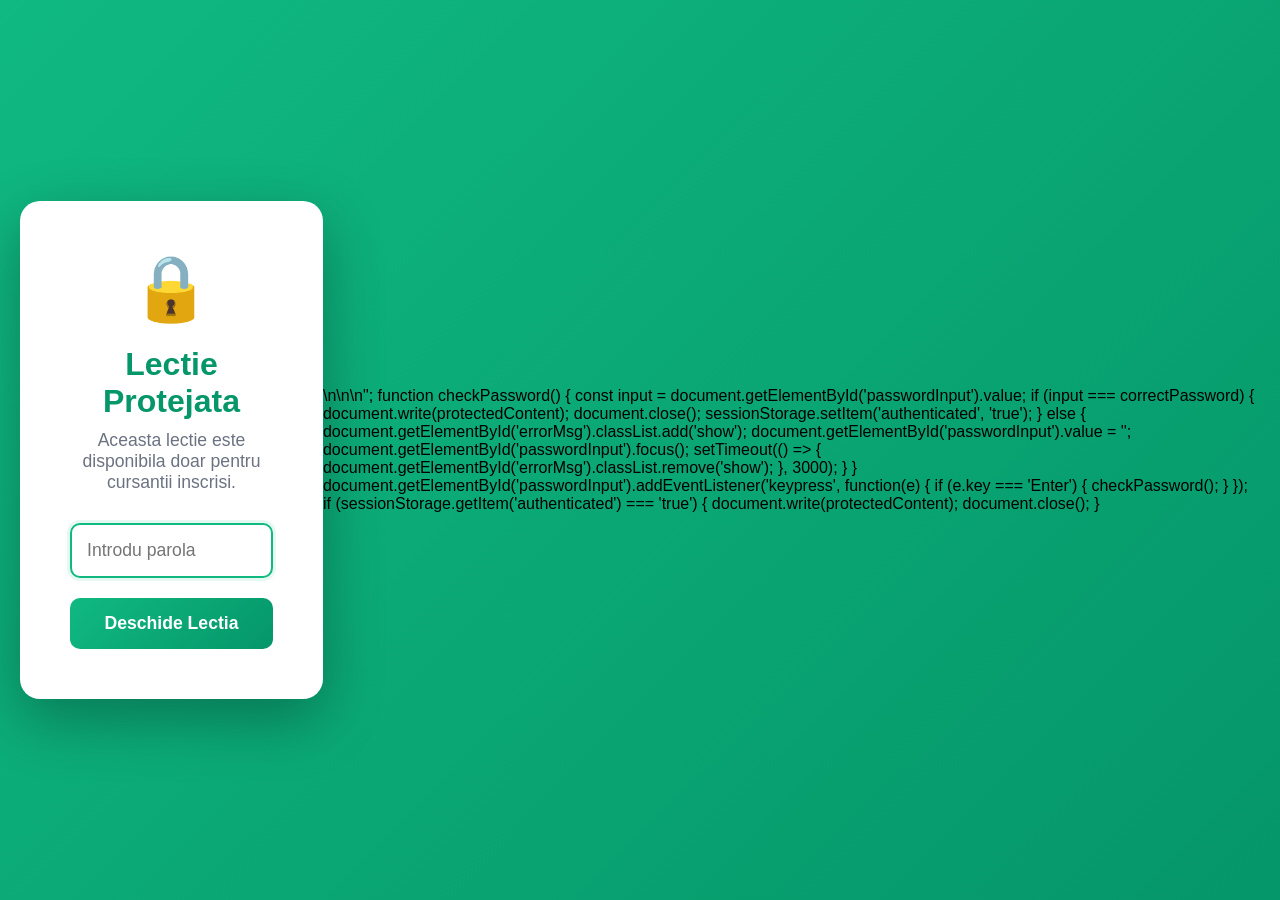
<file: index (1).html>
<!DOCTYPE html>
<html lang="ro">
<head>
    <meta charset="UTF-8">
    <meta name="viewport" content="width=device-width, initial-scale=1.0">
    <title>Substantive Compuse in Germana - Acces Protejat</title>
    <style>
        * {
            margin: 0;
            padding: 0;
            box-sizing: border-box;
        }

        body {
            font-family: 'Segoe UI', Tahoma, Geneva, Verdana, sans-serif;
            background: linear-gradient(135deg, #10b981 0%, #059669 100%);
            min-height: 100vh;
            display: flex;
            align-items: center;
            justify-content: center;
            padding: 20px;
        }

        #loginContainer {
            background: white;
            padding: 50px;
            border-radius: 20px;
            box-shadow: 0 20px 60px rgba(0,0,0,0.3);
            max-width: 450px;
            width: 100%;
            text-align: center;
        }

        #loginContainer h1 {
            color: #059669;
            margin-bottom: 10px;
            font-size: 2rem;
        }

        #loginContainer p {
            color: #6b7280;
            margin-bottom: 30px;
            font-size: 1.1rem;
        }

        #loginContainer input {
            width: 100%;
            padding: 15px;
            border: 2px solid #d1d5db;
            border-radius: 10px;
            font-size: 1.1rem;
            margin-bottom: 20px;
            transition: all 0.3s;
        }

        #loginContainer input:focus {
            outline: none;
            border-color: #10b981;
            box-shadow: 0 0 0 3px rgba(16, 185, 129, 0.1);
        }

        #loginContainer button {
            width: 100%;
            padding: 15px;
            background: linear-gradient(135deg, #10b981 0%, #059669 100%);
            color: white;
            border: none;
            border-radius: 10px;
            font-size: 1.1rem;
            font-weight: 600;
            cursor: pointer;
            transition: all 0.3s;
        }

        #loginContainer button:hover {
            transform: translateY(-2px);
            box-shadow: 0 6px 20px rgba(16, 185, 129, 0.4);
        }

        .error {
            color: #ef4444;
            font-weight: 600;
            margin-top: 15px;
            display: none;
        }

        .error.show {
            display: block;
        }

        .lock-icon {
            font-size: 4rem;
            margin-bottom: 20px;
        }

        @media (max-width: 768px) {
            #loginContainer {
                padding: 30px 20px;
            }

            #loginContainer h1 {
                font-size: 1.5rem;
            }

            #loginContainer p {
                font-size: 1rem;
            }
        }
    </style>
</head>
<body>
    <div id="loginContainer">
        <div class="lock-icon">🔒</div>
        <h1>Lectie Protejata</h1>
        <p>Aceasta lectie este disponibila doar pentru cursantii inscrisi.</p>
        <input type="password" id="passwordInput" placeholder="Introdu parola" autofocus>
        <button onclick="checkPassword()">Deschide Lectia</button>
        <div class="error" id="errorMsg">❌ Parola incorecta! Incearca din nou.</div>
    </div>

    <script>
        const correctPassword = "cursanti2025";
        const protectedContent = "<!DOCTYPE html>\n<html lang=\"ro\">\n<head>\n    <meta charset=\"UTF-8\">\n    <meta name=\"viewport\" content=\"width=device-width, initial-scale=1.0\">\n    <title>Substantive Compuse in Germana - Workshop Complet</title>\n    <style>\n        * {\n            margin: 0;\n            padding: 0;\n            box-sizing: border-box;\n        }\n\n        body {\n            font-family: 'Segoe UI', Tahoma, Geneva, Verdana, sans-serif;\n            background: linear-gradient(135deg, #10b981 0%, #059669 100%);\n            line-height: 1.6;\n            padding-top: 20px;\n        }\n\n        html {\n            scroll-behavior: smooth;\n        }\n\n        /* Main Container */\n        .container {\n            max-width: 1000px;\n            margin: 30px auto;\n            background: white;\n            border-radius: 20px;\n            box-shadow: 0 20px 60px rgba(0,0,0,0.3);\n        }\n\n        .header {\n            background: linear-gradient(135deg, #10b981 0%, #059669 100%);\n            color: white;\n            padding: 40px;\n            text-align: center;\n            border-radius: 20px 20px 0 0;\n        }\n\n        .header h1 {\n            font-size: 2rem;\n            margin-bottom: 10px;\n        }\n\n        .header p {\n            font-size: 1.1rem;\n            opacity: 0.9;\n        }\n\n        .content {\n            padding: 40px;\n        }\n\n        /* Theory Sections */\n        .section-header {\n            background: linear-gradient(135deg, #10b981 0%, #059669 100%);\n            color: white;\n            padding: 20px 25px;\n            border-radius: 12px;\n            cursor: pointer;\n            display: flex;\n            justify-content: space-between;\n            align-items: center;\n            transition: transform 0.3s, box-shadow 0.3s;\n            margin-bottom: 0;\n        }\n\n        .section-header:hover {\n            transform: translateY(-2px);\n            box-shadow: 0 8px 20px rgba(16, 185, 129, 0.4);\n        }\n\n        .section-header h3 {\n            font-size: 1.3rem;\n        }\n\n        .arrow {\n            font-size: 1.5rem;\n            transition: transform 0.3s;\n        }\n\n        .arrow.rotated {\n            transform: rotate(180deg);\n        }\n\n        .section-content {\n            display: none;\n            padding: 30px;\n            background: #f0fdf4;\n            border: 3px solid #10b981;\n            border-top: none;\n            border-radius: 0 0 12px 12px;\n            margin-bottom: 20px;\n        }\n\n        .section-content.active {\n            display: block;\n        }\n\n        .section {\n            margin-bottom: 20px;\n        }\n\n        /* Exercise Items */\n        .exercise-item {\n            background: #f0fdf4;\n            padding: 25px;\n            border-radius: 12px;\n            margin-bottom: 25px;\n            border: 2px solid #e5e7eb;\n            transition: all 0.3s;\n        }\n\n        .exercise-item.correct {\n            border-color: #10b981;\n            background: #d1fae5;\n        }\n\n        .exercise-item.incorrect {\n            border-color: #ef4444;\n            background: #fee2e2;\n        }\n\n        .exercise-number {\n            display: inline-block;\n            background: linear-gradient(135deg, #10b981 0%, #059669 100%);\n            color: white;\n            padding: 8px 16px;\n            border-radius: 20px;\n            font-weight: bold;\n            margin-bottom: 15px;\n        }\n\n        .word-display {\n            font-size: 1.3rem;\n            font-weight: bold;\n            color: #059669;\n            margin-bottom: 20px;\n        }\n\n        /* Input Styles */\n        .input-group {\n            margin-bottom: 15px;\n        }\n\n        .input-group label {\n            display: block;\n            font-weight: 600;\n            color: #374151;\n            margin-bottom: 8px;\n        }\n\n        .input-row {\n            display: flex;\n            gap: 10px;\n            align-items: center;\n            margin-bottom: 15px;\n            flex-wrap: wrap;\n        }\n\n        .article-input-wrapper {\n            display: flex;\n            align-items: center;\n            gap: 5px;\n            flex: 1;\n            min-width: 180px;\n        }\n\n        .article-input-wrapper.break-line {\n            flex-basis: 100%;\n        }\n\n        input[type=\"text\"], select {\n            padding: 12px 15px;\n            border: 2px solid #d1d5db;\n            border-radius: 8px;\n            font-size: 1rem;\n            transition: all 0.3s;\n            flex: 1;\n        }\n\n        input[type=\"text\"].small {\n            max-width: 60px;\n            flex: 0 0 60px;\n        }\n\n        select {\n            cursor: pointer;\n            appearance: none;\n            background: white url(\"data:image/svg+xml,%3Csvg xmlns='http://www.w3.org/2000/svg' width='12' height='12' viewBox='0 0 12 12'%3E%3Cpath fill='%2310b981' d='M6 9L1 4h10z'/%3E%3C/svg%3E\") no-repeat right 12px center;\n            padding-right: 40px;\n        }\n\n        input:focus, select:focus {\n            outline: none;\n            border-color: #10b981;\n            box-shadow: 0 0 0 3px rgba(16, 185, 129, 0.1);\n        }\n\n        input.correct, select.correct {\n            border-color: #10b981;\n            background: #ecfdf5;\n        }\n\n        input.incorrect, select.incorrect {\n            border-color: #ef4444;\n            background: #fef2f2;\n        }\n\n        .plus-sign {\n            font-size: 1.5rem;\n            color: #10b981;\n            font-weight: bold;\n        }\n\n        /* Feedback */\n        .feedback {\n            display: none;\n            margin-top: 15px;\n            padding: 12px 15px;\n            border-radius: 8px;\n            font-weight: 600;\n        }\n\n        .feedback.show {\n            display: block;\n        }\n\n        .feedback.correct {\n            background: #d1fae5;\n            color: #065f46;\n            border-left: 4px solid #10b981;\n        }\n\n        .feedback.incorrect {\n            background: #fee2e2;\n            color: #991b1b;\n            border-left: 4px solid #ef4444;\n        }\n\n        .correct-answer {\n            margin-top: 10px;\n            padding: 10px;\n            background: #f0fdf4;\n            border-radius: 6px;\n            color: #065f46;\n        }\n\n        /* Buttons */\n        .buttons {\n            display: flex;\n            gap: 15px;\n            justify-content: center;\n            margin-top: 40px;\n            flex-wrap: wrap;\n        }\n\n        button {\n            padding: 15px 40px;\n            border: none;\n            border-radius: 10px;\n            font-size: 1.1rem;\n            font-weight: 600;\n            cursor: pointer;\n            transition: all 0.3s;\n        }\n\n        .btn-check {\n            background: linear-gradient(135deg, #10b981 0%, #059669 100%);\n            color: white;\n            box-shadow: 0 4px 15px rgba(16, 185, 129, 0.4);\n        }\n\n        .btn-check:hover {\n            transform: translateY(-2px);\n            box-shadow: 0 6px 20px rgba(16, 185, 129, 0.6);\n        }\n\n        .btn-reset {\n            background: #6b7280;\n            color: white;\n        }\n\n        .btn-reset:hover {\n            background: #4b5563;\n        }\n\n        /* Score */\n        .score {\n            text-align: center;\n            font-size: 1.5rem;\n            font-weight: bold;\n            padding: 20px;\n            margin-top: 30px;\n            background: linear-gradient(135deg, #fef3c7 0%, #fde68a 100%);\n            border-radius: 12px;\n            display: none;\n        }\n\n        .score.show {\n            display: block;\n        }\n\n        /* Info Boxes */\n        .example-box, .info-box {\n            background: linear-gradient(135deg, #d1fae5 0%, #a7f3d0 100%);\n            padding: 20px;\n            border-radius: 12px;\n            margin-bottom: 20px;\n            border-left: 5px solid #10b981;\n        }\n\n        .example-box h3, .info-box h3 {\n            color: #065f46;\n            margin-bottom: 10px;\n        }\n\n        .example-box p, .info-box p {\n            color: #1e293b;\n            font-size: 1.05rem;\n        }\n\n        /* Ex 6 Styles */\n        .all-variants {\n            display: none;\n            margin-top: 40px;\n            padding-top: 40px;\n            border-top: 3px solid #10b981;\n        }\n\n        .all-variants.show {\n            display: block;\n        }\n\n        .variants-header {\n            background: linear-gradient(135deg, #fbbf24 0%, #f59e0b 100%);\n            color: white;\n            padding: 25px;\n            border-radius: 12px;\n            text-align: center;\n            margin-bottom: 30px;\n        }\n\n        .category {\n            margin-bottom: 30px;\n        }\n\n        .category-header {\n            background: linear-gradient(135deg, #10b981 0%, #059669 100%);\n            color: white;\n            padding: 15px 20px;\n            border-radius: 10px;\n            margin-bottom: 15px;\n        }\n\n        .category-header h3 {\n            font-size: 1.3rem;\n        }\n\n        .arrow-ex6 {\n            font-size: 1.5rem;\n            transition: transform 0.3s;\n            color: white;\n        }\n\n        .variants-grid {\n            display: grid;\n            grid-template-columns: repeat(auto-fill, minmax(300px, 1fr));\n            gap: 15px;\n        }\n\n        .variant-card {\n            background: #f0fdf4;\n            padding: 15px;\n            border-radius: 8px;\n            border-left: 4px solid #10b981;\n        }\n\n        .variant-card strong {\n            color: #059669;\n            font-size: 1.1rem;\n        }\n\n        .variant-parts {\n            color: #6b7280;\n            font-size: 0.9rem;\n            margin: 5px 0;\n        }\n\n        .words-list {\n            background: white;\n            padding: 15px;\n            border-radius: 8px;\n            margin-top: 15px;\n        }\n\n        .words-list p {\n            margin-bottom: 8px;\n        }\n\n        /* Responsive */\n        @media (max-width: 768px) {\n            body {\n                padding-top: 140px;\n                padding: 10px;\n                padding-top: 140px;\n            }\n\n            .nav-container {\n                flex-direction: column;\n            }\n\n            .container {\n                margin: 15px auto;\n                border-radius: 15px;\n            }\n\n            .header {\n                padding: 25px 20px;\n                border-radius: 15px 15px 0 0;\n            }\n\n            .header h1 {\n                font-size: 1.5rem;\n            }\n\n            .header p {\n                font-size: 0.95rem;\n            }\n\n            .content {\n                padding: 20px 15px;\n            }\n\n            .section-header h3 {\n                font-size: 1.1rem;\n            }\n\n            .example-box, .info-box {\n                padding: 15px;\n                font-size: 0.95rem;\n            }\n\n            .exercise-item {\n                padding: 15px;\n            }\n\n            .exercise-number {\n                font-size: 0.9rem;\n                padding: 6px 12px;\n            }\n\n            .word-display {\n                font-size: 1.1rem;\n            }\n\n            .input-group label {\n                font-size: 0.95rem;\n            }\n\n            .input-row {\n                flex-direction: column;\n                gap: 8px;\n            }\n\n            .article-input-wrapper {\n                width: 100%;\n                min-width: 100%;\n            }\n\n            input[type=\"text\"], select {\n                font-size: 0.95rem;\n                padding: 10px 12px;\n            }\n\n            .plus-sign {\n                display: none;\n            }\n\n            .feedback {\n                font-size: 0.9rem;\n                padding: 10px 12px;\n            }\n\n            .buttons {\n                flex-direction: column;\n                gap: 10px;\n            }\n\n            button {\n                width: 100%;\n                padding: 12px 20px;\n                font-size: 1rem;\n            }\n\n            .score {\n                font-size: 1.2rem;\n                padding: 15px;\n            }\n\n            .variants-grid {\n                grid-template-columns: 1fr;\n            }\n\n            .variant-card {\n                padding: 12px;\n            }\n\n            .category-header h3 {\n                font-size: 1.1rem;\n            }\n        }\n\n        /* Extra small phones */\n        @media (max-width: 480px) {\n            .header h1 {\n                font-size: 1.3rem;\n            }\n\n            .nav-link {\n                font-size: 0.85rem;\n                padding: 6px 10px;\n            }\n\n            .exercise-item {\n                padding: 12px;\n            }\n\n            input[type=\"text\"], select {\n                font-size: 0.9rem;\n            }\n        }\n    </style>\n</head>\n<body>\n    \n\n    <!-- TEORIE -->\n    <div class=\"container\" id=\"teorie\">\n        <div class=\"header\" style=\"cursor: pointer;\" onclick=\"toggleExercise('teorie')\">\n            <h1>\u029a\u0b13 TEORIE <span id=\"arrow-header-teorie\" style=\"font-size: 1.5rem; transition: transform 0.3s;\">\u25bc</span></h1>\n            <p>Substantive Compuse in Germana - Zusammengesetzte Substantive - PARTEA 1</p>\n        </div>\n        <div class=\"content\" id=\"content-teorie\" style=\"display: none;\">\n            <div class=\"section\">\n                <div class=\"section-header\" onclick=\"toggleSection(0)\">\n                    <h3>CE SUNT SUBSTANTIVELE COMPUSE?</h3>\n                    <span class=\"arrow\">\u25bc</span>\n                </div>\n                <div class=\"section-content\">\n                    <div class=\"example-box\">\n                        <h3>DEFINITIE</h3>\n                        <p>Un substantiv compus este un substantiv format din <strong>cel putin doua cuvinte</strong> unite impreuna.</p>\n                    </div>\n                    <div class=\"example-box\">\n                        <h3>Exemplu simplu in romana:</h3>\n                        <p>\"copil\" + \"camera\" = \"camera copiilor\"</p>\n                    </div>\n                    <div class=\"example-box\">\n                        <h3>Exemplu in germana:</h3>\n                        <p><strong>das Kind</strong> (copilul) + <strong>das Zimmer</strong> (camera) = <strong>das Kinderzimmer</strong> (camera copiilor)</p>\n                    </div>\n                </div>\n            </div>\n\n            <div class=\"section\">\n                <div class=\"section-header\" onclick=\"toggleSection(1)\">\n                    <h3>DE CE SUNT IMPORTANTE?</h3>\n                    <span class=\"arrow\">\u25bc</span>\n                </div>\n                <div class=\"section-content\">\n                    <div class=\"example-box\">\n                        <h3>1. Limba germana IUBESTE cuvintele compuse!</h3>\n                        <p>Germanii creeaza constant cuvinte noi prin combinare. Este o caracteristica fundamentala a limbii!</p>\n                    </div>\n                    <div class=\"example-box\">\n                        <h3>2. Vocabular INFINIT!</h3>\n                        <p>Cand stii cum sa formezi substantive compuse, vocabularul tau devine MULT mai mare! Nu mai trebuie sa memorezi fiecare cuvant separat.</p>\n                    </div>\n                    <div class=\"example-box\">\n                        <h3>3. Exprimare PRECISA!</h3>\n                        <p>Poti descrie lucruri foarte specific:<br>\n                        <strong>das Zimmer</strong> = camera (ce fel de camera?)<br>\n                        <strong>das Kinderzimmer</strong> = camera copiilor (AHA! Acum stim!)</p>\n                    </div>\n                </div>\n            </div>\n\n            <div class=\"section\">\n                <div class=\"section-header\" onclick=\"toggleSection(2)\">\n                    <h3>REGULILE DE AUR</h3>\n                    <span class=\"arrow\">\u25bc</span>\n                </div>\n                <div class=\"section-content\">\n                    <div class=\"example-box\">\n                        <h3>REGULA 1: Scris cu majuscula</h3>\n                        <p>Un substantiv compus se scrie cu litera mare doar la inceput (ca orice substantiv german).</p>\n                        <p style=\"margin-top: 10px;\">\u2705 das Kinderzimmer<br>\u274c das KinderZimmer</p>\n                    </div>\n                    <div class=\"example-box\">\n                        <h3>REGULA 2: Articolul ultimului cuvant</h3>\n                        <p>Substantivul compus ia articolul <strong>ultimului cuvant</strong> (Grundwort - cuvantul de baza).</p>\n                        <p style=\"margin-top: 15px;\"><strong>Exemple:</strong><br>\n                        \u2022 das Auto + <strong>die T\u00fcr</strong> = <strong>die</strong> Autot\u00fcr (die de la T\u00fcr)<br>\n                        \u2022 der Tee + <strong>die Kanne</strong> = <strong>die</strong> Teekanne (die de la Kanne)<br>\n                        \u2022 die Sonne + <strong>der Schein</strong> = <strong>der</strong> Sonnenschein (der de la Schein)</p>\n                        <p style=\"margin-top: 10px; font-weight: bold; color: #059669;\">\u26a0\ufe0f Retine: Ultimul cuvant DICTEAZA articolul!</p>\n                    </div>\n                    <div class=\"example-box\">\n                        <h3>REGULA 3: Primul descrie pe al doilea</h3>\n                        <p>In substantivul compus:<br>\n                        <strong>Primul cuvant</strong> (Bestimmungswort) = DESCRIE<br>\n                        <strong>Al doilea cuvant</strong> (Grundwort) = este DESCRIS</p>\n                        <p style=\"margin-top: 10px;\"><strong>das Kinder|zimmer</strong><br>\n                        Kind (copil) \u2192 descrie<br>\n                        Zimmer (camera) \u2192 ce fel de camera? \u2192 camera COPIILOR</p>\n                        <p style=\"margin-top: 10px;\"><strong>die Auto|t\u00fcr</strong><br>\n                        Auto (masina) \u2192 descrie<br>\n                        T\u00fcr (usa) \u2192 ce fel de usa? \u2192 usa MASINII</p>\n                    </div>\n                </div>\n            </div>\n\n            <div class=\"section\">\n                <div class=\"section-header\" onclick=\"toggleSection(3)\">\n                    <h3>TIPUL 1: SUBSTANTIV + SUBSTANTIV</h3>\n                    <span class=\"arrow\">\u25bc</span>\n                </div>\n                <div class=\"section-content\">\n                    <div class=\"example-box\">\n                        <h3>CUM FUNCTIONEAZA?</h3>\n                        <p>Pur si simplu asezi cuvintele unul dupa altul:</p>\n                        <p style=\"text-align: center; font-size: 1.2rem; font-weight: bold; background: white; padding: 15px; border-radius: 8px; margin-top: 15px;\">\n                            SUBSTANTIV 1 + SUBSTANTIV 2 = SUBSTANTIV COMPUS\n                        </p>\n                    </div>\n                    <div class=\"example-box\">\n                        <h3>EXEMPLE SIMPLE</h3>\n                        <p><strong>1.</strong> das Auto + die T\u00fcr = <strong>die Autot\u00fcr</strong> (usa masinii)</p>\n                        <p><strong>2.</strong> der Tee + die Kanne = <strong>die Teekanne</strong> (ceainicul)</p>\n                        <p><strong>3.</strong> das Haus + die T\u00fcr = <strong>die Haust\u00fcr</strong> (usa de la intrare a casei)</p>\n                        <p><strong>4.</strong> der Fu\u00df + der Ball = <strong>der Fu\u00dfball</strong> (mingea de fotbal)</p>\n                        <p><strong>5.</strong> die Blume + der Topf = <strong>der Blumentopf</strong> (ghiveciul)</p>\n                    </div>\n                    <div class=\"example-box\">\n                        <h3>EXEMPLE MAI COMPLEXE (3+ cuvinte!)</h3>\n                        <p>Da, poti combina mai mult de 2 cuvinte!</p>\n                        <p style=\"margin-top: 10px;\"><strong>1.</strong> der Fu\u00df + der Ball + das Spiel = <strong>das Fu\u00dfballspiel</strong><br>\n                        (meciul de fotbal)</p>\n                        <p><strong>2.</strong> die Geburt + der Tag + das Geschenk = <strong>das Geburtstagsgeschenk</strong><br>\n                        (cadoul de ziua de nastere)</p>\n                        <p><strong>3.</strong> das Auto + die Bahn + der Hof = <strong>der Autobahnhof</strong><br>\n                        (statia de autostrada / parcare)</p>\n                    </div>\n                </div>\n            </div>\n\n            <div class=\"section\">\n                <div class=\"section-header\" onclick=\"toggleSection(4)\">\n                    <h3>CUM SA INTELEGI UN CUVANT LUNG?</h3>\n                    <span class=\"arrow\">\u25bc</span>\n                </div>\n                <div class=\"section-content\">\n                    <div class=\"example-box\">\n                        <h3>Strategia in 3 pasi:</h3>\n                        <p><strong>PASUL 1:</strong> Imparte cuvantul in parti<br>\n                        <strong>PASUL 2:</strong> Identifica ultimul cuvant (Grundwort) \u2192 acesta iti da ARTICOLUL si SENSUL PRINCIPAL<br>\n                        <strong>PASUL 3:</strong> Citeste de la DREAPTA la STANGA pentru a intelege sensul complet</p>\n                    </div>\n                    <div class=\"example-box\">\n                        <h3>EXEMPLU: die Haust\u00fcr</h3>\n                        <p><strong>PASUL 1 - Imparte:</strong><br>Haus + T\u00fcr</p>\n                        <p style=\"margin-top: 10px;\"><strong>PASUL 2 - Ultimul cuvant:</strong><br>\n                        T\u00fcr (usa) \u2192 articol <strong>die</strong><br>\n                        Deci este vorba despre o USA</p>\n                        <p style=\"margin-top: 10px;\"><strong>PASUL 3 - Citeste invers:</strong><br>\n                        Ce fel de usa? \u2192 Haus (casa)<br>\n                        = usa CASEI</p>\n                        <p style=\"margin-top: 10px; font-weight: bold; background: white; padding: 10px; border-radius: 8px;\">\n                        \u2713 Rezultat: die Haust\u00fcr = usa casei</p>\n                    </div>\n                </div>\n            </div>\n\n            <div class=\"section\">\n                <div class=\"section-header\" onclick=\"toggleSection(5)\">\n                    <h3>LITERELE DE LEGATURA (Fugenelemente)</h3>\n                    <span class=\"arrow\">\u25bc</span>\n                </div>\n                <div class=\"section-content\">\n                    <div class=\"example-box\">\n                        <h3>CE SUNT?</h3>\n                        <p>Uneori, intre cuvinte trebuie sa inserezi o litera sau un grup de litere pentru ca substantivul sa sune corect.</p>\n                        <p style=\"margin-top: 10px;\"><strong>Cele mai comune litere de legatura:</strong><br>\n                        -e- | -(e)s- | -(e)n- | -er-</p>\n                    </div>\n                    <div class=\"example-box\">\n                        <h3>CAND FOLOSIM -(e)s-?</h3>\n                        <p>Litera de legatura -(e)s- apare adesea dupa substantive feminine terminate in -ung, -heit, -keit, -schaft:</p>\n                        <p style=\"margin-top: 10px;\"><strong>1.</strong> die Geburt + der Tag = <strong>der Geburtstag</strong><br>\n                        die Geburt \u2192 Geburt<strong>s</strong>tag</p>\n                        <p><strong>2.</strong> die Geburt + der Tag + das Geschenk = <strong>das Geburtstagsgeschenk</strong><br>\n                        Geburtstag<strong>s</strong>geschenk</p>\n                        <p><strong>3.</strong> die Arbeit + der Platz = <strong>der Arbeitsplatz</strong><br>\n                        Arbeit<strong>s</strong>platz (locul de munca)</p>\n                    </div>\n                    <div class=\"example-box\">\n                        <h3>CAND FOLOSIM -(e)n-?</h3>\n                        <p>Litera de legatura -(e)n- apare adesea dupa substantive feminine (acestea trec la plural, insa exista si exceptii - die Hand, die T\u00fcr):</p>\n                        <p style=\"margin-top: 10px;\"><strong>1.</strong> die Stra\u00dfe + die Bahn = <strong>die Stra\u00dfenbahn</strong><br>\n                        Stra\u00dfe<strong>n</strong>bahn (tramvaiul)</p>\n                        <p><strong>2.</strong> die Blume + der Topf = <strong>der Blumentopf</strong><br>\n                        Blume<strong>n</strong>topf (ghiveciul)</p>\n                    </div>\n                    <div class=\"example-box\">\n                        <h3>CAND FOLOSIM -er-?</h3>\n                        <p>Litera de legatura -er- apare adesea la plural:</p>\n                        <p style=\"margin-top: 10px;\"><strong>1.</strong> das Bild + das Buch = <strong>das Bilderbuch</strong><br>\n                        das Bild (plural: Bilder) \u2192 Bild<strong>er</strong>buch<br>\n                        (cartea ilustrata)</p>\n                        <p><strong>2.</strong> das Kind + das Zimmer = <strong>das Kinderzimmer</strong><br>\n                        das Kind (plural: Kinder) \u2192 Kind<strong>er</strong>zimmer<br>\n                        (camera copiilor)</p>\n                    </div>\n                </div>\n            </div>\n\n            <div class=\"section\">\n                <div class=\"section-header\" onclick=\"toggleSection(6)\">\n                    <h3>CEL MAI LUNG CUVANT COMPUS IN GERMANA</h3>\n                    <span class=\"arrow\">\u25bc</span>\n                </div>\n                <div class=\"section-content\">\n                    <div class=\"example-box\" style=\"text-align: center;\">\n                        <h3 style=\"font-size: 1.5rem; margin-bottom: 20px;\">\ud83c\udfc6 Cel mai lung cuvant compus</h3>\n                        <p style=\"font-size: 1.1rem; font-weight: bold; word-break: break-all; line-height: 1.8; color: #059669; margin: 20px 0;\">\n                            Rinderkennzeichnungsfleischetikettierungs\u00fcberwachungsaufgaben\u00fcbertragungsgesetz\n                        </p>\n                        <p style=\"font-size: 1.4rem; font-weight: bold; color: #065f46; margin: 20px 0;\">63 de litere!</p>\n                        <p>(O lege care reglementa modul in care este etichetata carnea de vita in Germania - a fost in vigoare intre 1999-2013)</p>\n                    </div>\n                    <div class=\"example-box\">\n                        <h3>Traducere:</h3>\n                        <p>Legea privind transferul sarcinilor de monitorizare a etichetarii carnii de vita.</p>\n                    </div>\n                    <div class=\"example-box\">\n                        <h3>Compunere:</h3>\n                        <p>\u2022 <strong>das Rind</strong> \u2192 vita / cornuta<br>\n                        \u2022 <strong>die Kennzeichnung</strong> \u2192 marcarea / identificarea<br>\n                        \u2022 <strong>das Fleisch</strong> \u2192 carnea<br>\n                        \u2022 <strong>die Etikettierung</strong> \u2192 etichetarea<br>\n                        \u2022 <strong>die \u00dcberwachung</strong> \u2192 supravegherea<br>\n                        \u2022 <strong>die Aufgabe</strong> \u2192 sarcina / atributia<br>\n                        \u2022 <strong>die \u00dcbertragung</strong> \u2192 transferul / transmiterea<br>\n                        \u2022 <strong>das Gesetz</strong> \u2192 legea</p>\n                    </div>\n                </div>\n            </div>\n        </div>\n    </div>\n\n    <!-- EX 1 -->\n    <div class=\"container\" id=\"ex1\">\n        <div class=\"header\" style=\"cursor: pointer;\" onclick=\"toggleExercise('ex1')\">\n            <h1>\u029a\u0b13 \u00dcBUNG 1 <span id=\"arrow-header-ex1\" style=\"font-size: 1.5rem; transition: transform 0.3s;\">\u25bc</span></h1>\n            <p>Descifreaza substantivele compuse</p>\n        </div>\n        <div class=\"content\" id=\"content-ex1\" style=\"display: none;\">\n            <div class=\"example-box\">\n                <h3>\ud83d\udcdd Exemplu:</h3>\n                <p><strong>die Autot\u00fcr</strong> \u2192 <strong>das Auto</strong> + <strong>die T\u00fcr</strong> \u2192 usa masinii</p>\n            </div>\n            <div id=\"exercises-ex1\"></div>\n            <div class=\"buttons\">\n                <button class=\"btn-check\" onclick=\"checkAnswers('ex1')\">\u2713 Verifica</button>\n                <button class=\"btn-reset\" onclick=\"resetExercise('ex1')\">\u21bb Reseteaza</button>\n            </div>\n            <div class=\"score\" id=\"score-ex1\"></div>\n        </div>\n    </div>\n\n    <!-- EX 2 -->\n    <div class=\"container\" id=\"ex2\">\n        <div class=\"header\" style=\"cursor: pointer;\" onclick=\"toggleExercise('ex2')\">\n            <h1>\u029a\u0b13 \u00dcBUNG 2 <span id=\"arrow-header-ex2\" style=\"font-size: 1.5rem; transition: transform 0.3s;\">\u25bc</span></h1>\n            <p>Substantive cu 3 parti</p>\n        </div>\n        <div class=\"content\" id=\"content-ex2\" style=\"display: none;\">\n            <div class=\"info-box\">\n                <h3>\ud83d\udca1 Atentie!</h3>\n                <p>Aceste substantive au <strong>3 parti</strong>! Al treilea cuvant va fi pe rand nou.</p>\n            </div>\n            <div id=\"exercises-ex2\"></div>\n            <div class=\"buttons\">\n                <button class=\"btn-check\" onclick=\"checkAnswers('ex2')\">\u2713 Verifica</button>\n                <button class=\"btn-reset\" onclick=\"resetExercise('ex2')\">\u21bb Reseteaza</button>\n            </div>\n            <div class=\"score\" id=\"score-ex2\"></div>\n        </div>\n    </div>\n\n    <!-- EX 3 -->\n    <div class=\"container\" id=\"ex3\">\n        <div class=\"header\" style=\"cursor: pointer;\" onclick=\"toggleExercise('ex3')\">\n            <h1>\u029a\u0b13 \u00dcBUNG 3 <span id=\"arrow-header-ex3\" style=\"font-size: 1.5rem; transition: transform 0.3s;\">\u25bc</span></h1>\n            <p>Gaseste articolul corect</p>\n        </div>\n        <div class=\"content\" id=\"content-ex3\" style=\"display: none;\">\n            <div class=\"info-box\">\n                <h3>\u26a1 Regula de aur:</h3>\n                <p><strong>Articolul vine de la ULTIMUL cuvant!</strong></p>\n            </div>\n            <div id=\"exercises-ex3\"></div>\n            <div class=\"buttons\">\n                <button class=\"btn-check\" onclick=\"checkAnswers('ex3')\">\u2713 Verifica</button>\n                <button class=\"btn-reset\" onclick=\"resetExercise('ex3')\">\u21bb Reseteaza</button>\n            </div>\n            <div class=\"score\" id=\"score-ex3\"></div>\n        </div>\n    </div>\n\n    <!-- EX 4 -->\n    <div class=\"container\" id=\"ex4\">\n        <div class=\"header\" style=\"cursor: pointer;\" onclick=\"toggleExercise('ex4')\">\n            <h1>\u029a\u0b13 \u00dcBUNG 4 <span id=\"arrow-header-ex4\" style=\"font-size: 1.5rem; transition: transform 0.3s;\">\u25bc</span></h1>\n            <p>Formeaza substantive compuse</p>\n        </div>\n        <div class=\"content\" id=\"content-ex4\" style=\"display: none;\">\n            <div class=\"info-box\">\n                <h3>\ud83d\udcdd Exemplu:</h3>\n                <p><strong>der Apfel + der Saft = der Apfelsaft</strong></p>\n            </div>\n            <div id=\"exercises-ex4\"></div>\n            <div class=\"buttons\">\n                <button class=\"btn-check\" onclick=\"checkAnswers('ex4')\">\u2713 Verifica</button>\n                <button class=\"btn-reset\" onclick=\"resetExercise('ex4')\">\u21bb Reseteaza</button>\n            </div>\n            <div class=\"score\" id=\"score-ex4\"></div>\n        </div>\n    </div>\n\n    <!-- EX 5 -->\n    <div class=\"container\" id=\"ex5\">\n        <div class=\"header\" style=\"cursor: pointer;\" onclick=\"toggleExercise('ex5')\">\n            <h1>\u029a\u0b13 \u00dcBUNG 5 <span id=\"arrow-header-ex5\" style=\"font-size: 1.5rem; transition: transform 0.3s;\">\u25bc</span></h1>\n            <p>Completeaza tabelul</p>\n        </div>\n        <div class=\"content\" id=\"content-ex5\" style=\"display: none;\">\n            <div class=\"info-box\">\n                <h3>\ud83d\udcdd Instructiuni:</h3>\n                <p>Completeaza substantivul compus si traducerea.</p>\n            </div>\n            <div id=\"exercises-ex5\"></div>\n            <div class=\"buttons\">\n                <button class=\"btn-check\" onclick=\"checkAnswers('ex5')\">\u2713 Verifica</button>\n                <button class=\"btn-reset\" onclick=\"resetExercise('ex5')\">\u21bb Reseteaza</button>\n            </div>\n            <div class=\"score\" id=\"score-ex5\"></div>\n        </div>\n    </div>\n\n    <!-- EX 6 -->\n    <div class=\"container\" id=\"ex6\">\n        <div class=\"header\" style=\"cursor: pointer;\" onclick=\"toggleExercise('ex6')\">\n            <h1>\u029a\u0b13 \u00dcBUNG 6 <span id=\"arrow-header-ex6\" style=\"font-size: 1.5rem; transition: transform 0.3s;\">\u25bc</span></h1>\n            <p>Creativitate - Creeaza substantive compuse!</p>\n        </div>\n        <div class=\"content\" id=\"content-ex6\" style=\"display: none;\">\n            <div class=\"info-box\">\n                <h3>\ud83c\udfa8 Fii creativ!</h3>\n                <p>Creeaza <strong>5 substantive compuse</strong> folosind cuvintele de mai jos.</p>\n                <div class=\"words-list\">\n                    <p><strong>Grupa 1:</strong> das Haus, der Garten, die T\u00fcr, das Fenster, der Baum</p>\n                    <p><strong>Grupa 2:</strong> das Buch, die Schule, der Lehrer, das Kind</p>\n                    <p><strong>Grupa 3:</strong> die Sonne, der Regen, der Schnee, die Blume</p>\n                </div>\n            </div>\n            <div id=\"exercises-ex6\"></div>\n            <div class=\"buttons\">\n                <button class=\"btn-check\" onclick=\"showAllVariants()\">\ud83d\udd0d Arata toate variantele</button>\n                <button class=\"btn-reset\" onclick=\"resetExercise('ex6')\">\u21bb Reseteaza</button>\n            </div>\n            <div class=\"all-variants\" id=\"allVariants\">\n                <div class=\"variants-header\">\n                    <h2>\u2728 Toate variantele posibile</h2>\n                    <p>TOATE combinatiile cu cuvintele date!</p>\n                </div>\n                <div id=\"variantsContainer\"></div>\n            </div>\n        </div>\n    </div>\n\n    <!-- RECAPITULARE -->\n    <div class=\"container\" id=\"recapitulare\">\n        <div class=\"header\" style=\"cursor: pointer;\" onclick=\"toggleExercise('recapitulare')\">\n            <h1>\u029a\u0b13 RECAPITULARE <span id=\"arrow-header-recapitulare\" style=\"font-size: 1.5rem; transition: transform 0.3s;\">\u25bc</span></h1>\n            <p>Ce am invatat astazi?</p>\n        </div>\n        <div class=\"content\" id=\"content-recapitulare\" style=\"display: none;\">\n            <div class=\"example-box\">\n                <h3>\u2713 Substantive compuse</h3>\n                <p>Cuvinte formate din <strong>2+ cuvinte</strong></p>\n            </div>\n            <div class=\"example-box\">\n                <h3>\u2713 Regulile</h3>\n                <p>Articolul ultimului cuvant | Primul descrie pe al doilea</p>\n            </div>\n            <div class=\"example-box\">\n                <h3>\u2605 FELICITARI!</h3>\n                <p><strong>Viel Erfolg!</strong></p>\n            </div>\n        </div>\n    </div>\n\n    <script>\n        // Data\n        const exercisesEx1 = [\n            { word: \"die Autobahn\", article1: \"das\", part1: \"Auto\", article2: \"die\", part2: \"Bahn\", translation: \"autostrada\" },\n            { word: \"der Autoschl\u00fcssel\", article1: \"das\", part1: \"Auto\", article2: \"der\", part2: \"Schl\u00fcssel\", translation: \"cheia masinii\" },\n            { word: \"der Bahnhof\", article1: \"die\", part1: \"Bahn\", article2: \"der\", part2: \"Hof\", translation: \"gara\" },\n            { word: \"der Blumenstrau\u00df\", article1: \"die\", part1: \"Blume\", article2: \"der\", part2: \"Strau\u00df\", translation: \"buchetul de flori\" },\n            { word: \"der Briefkasten\", article1: \"der\", part1: \"Brief\", article2: \"der\", part2: \"Kasten\", translation: \"cutia postala\" },\n            { word: \"das Gartenhaus\", article1: \"der\", part1: \"Garten\", article2: \"das\", part2: \"Haus\", translation: \"casa din gradina\" }\n        ];\n\n        const exercisesEx2 = [\n            { word: \"der Haust\u00fcrschl\u00fcssel\", article1: \"das\", part1: \"Haus\", article2: \"die\", part2: \"T\u00fcr\", article3: \"der\", part3: \"Schl\u00fcssel\", translation: \"cheia usii de la intrare\" },\n            { word: \"der Kindergartenlehrer\", article1: \"das\", part1: \"Kind\", article2: \"der\", part2: \"Garten\", article3: \"der\", part3: \"Lehrer\", translation: \"educatorul de gradinita\" },\n            { word: \"die Weihnachtsmarktbude\", article1: \"die\", part1: \"Weihnacht\", article2: \"der\", part2: \"Markt\", article3: \"die\", part3: \"Bude\", translation: \"standurile de la targul de Craciun\" },\n            { word: \"das Geburtstagskind\", article1: \"der\", part1: \"Geburtstag\", article2: \"das\", part2: \"Kind\", article3: \"\", part3: \"\", translation: \"copilul care isi sarbatoreste ziua de nastere\", note: true },\n            { word: \"das Autobahndreieck\", article1: \"das\", part1: \"Auto\", article2: \"die\", part2: \"Bahn\", article3: \"das\", part3: \"Dreieck\", translation: \"intersectia de autostrazi\" },\n            { word: \"der Fu\u00dfballspieler\", article1: \"der\", part1: \"Fu\u00df\", article2: \"der\", part2: \"Ball\", article3: \"der\", part3: \"Spieler\", translation: \"jucatorul de fotbal\" }\n        ];\n\n        const exercisesEx3 = [\n            { word1: \"Haus\", article1: \"das\", word2: \"T\u00fcr\", article2: \"die\", compound: \"Haust\u00fcr\", correct: \"die\" },\n            { word1: \"Garten\", article1: \"der\", word2: \"Haus\", article2: \"das\", compound: \"Gartenhaus\", correct: \"das\" },\n            { word1: \"Blume\", article1: \"die\", word2: \"Topf\", article2: \"der\", compound: \"Blumentopf\", correct: \"der\" },\n            { word1: \"Tisch\", article1: \"der\", word2: \"Decke\", article2: \"die\", compound: \"Tischdecke\", correct: \"die\" },\n            { word1: \"Tennis\", article1: \"das\", word2: \"Ball\", article2: \"der\", compound: \"Tennisball\", correct: \"der\" },\n            { word1: \"Woche\", article1: \"die\", word2: \"Ende\", article2: \"das\", compound: \"Wochenende\", correct: \"das\" }\n        ];\n\n        const exercisesEx4 = [\n            { word1: \"der Apfel\", word2: \"der Kuchen\", compound: \"Apfelkuchen\", article: \"der\", translation: \"prajitura cu mere\" },\n            { word1: \"die Reise\", word2: \"die Tasche\", compound: \"Reisetasche\", article: \"die\", translation: \"geanta de voiaj\" },\n            { word1: \"das Fahrrad\", word2: \"der Weg\", compound: \"Fahrradweg\", article: \"der\", translation: \"pista de biciclete\" },\n            { word1: \"die Hand\", word2: \"der Ball\", compound: \"Handball\", article: \"der\", translation: \"handbalul\" },\n            { word1: \"die Sonne\", word2: \"der Schein\", compound: \"Sonnenschein\", article: \"der\", translation: \"stralucirea soarelui\" }\n        ];\n\n        const exercisesEx5 = [\n            { word1: \"das Haus\", word2: \"das Tier\", compound: \"das Haustier\", translation: \"animalul de casa\" },\n            { word1: \"das Kleid\", word2: \"der Schrank\", compound: \"der Kleiderschrank\", translation: \"dulapul de haine\" },\n            { word1: \"der Brief\", word2: \"der Kasten\", compound: \"der Briefkasten\", translation: \"cutia postala\" },\n            { word1: \"die Arbeit\", word2: \"der Platz\", compound: \"der Arbeitsplatz\", translation: \"locul de munca\" },\n            { word1: \"die Stra\u00dfe\", word2: \"die Bahn\", compound: \"die Stra\u00dfenbahn\", translation: \"tramvaiul\" }\n        ];\n\n        const allVariants = {\n            \"Grupa 1: Haus, Garten, T\u00fcr, Fenster, Baum\": [\n                { word: \"die Haust\u00fcr\", parts: \"das Haus + die T\u00fcr\", translation: \"usa de la intrare\" },\n                { word: \"das Hausfenster\", parts: \"das Haus + das Fenster\", translation: \"fereastra casei\" },\n                { word: \"der Hausbaum\", parts: \"das Haus + der Baum\", translation: \"copacul casei\" },\n                { word: \"das Gartenhaus\", parts: \"der Garten + das Haus\", translation: \"casa din gradina\" },\n                { word: \"die Gartent\u00fcr\", parts: \"der Garten + die T\u00fcr\", translation: \"poarta gradinii\" },\n                { word: \"das Gartenfenster\", parts: \"der Garten + das Fenster\", translation: \"fereastra spre gradina\" },\n                { word: \"der Gartenbaum\", parts: \"der Garten + der Baum\", translation: \"copacul din gradina\" },\n                { word: \"das T\u00fcrfenster\", parts: \"die T\u00fcr + das Fenster\", translation: \"fereastra usii\" },\n                { word: \"das Baumhaus\", parts: \"der Baum + das Haus\", translation: \"casa din copac\" },\n                { word: \"die Gartenhaust\u00fcr\", parts: \"der Garten + das Haus + die T\u00fcr\", translation: \"usa casei din gradina\" },\n                { word: \"das Gartenhausfenster\", parts: \"der Garten + das Haus + das Fenster\", translation: \"fereastra casei din gradina\" },\n                { word: \"die Baumhaust\u00fcr\", parts: \"der Baum + das Haus + die T\u00fcr\", translation: \"usa casei din copac\" },\n                { word: \"das Baumhausfenster\", parts: \"der Baum + das Haus + das Fenster\", translation: \"fereastra casei din copac\" }\n            ],\n            \"Grupa 2: Buch, Schule, Lehrer, Kind\": [\n                { word: \"das Schulbuch\", parts: \"die Schule + das Buch\", translation: \"manualul scolar\" },\n                { word: \"der Schullehrer\", parts: \"die Schule + der Lehrer\", translation: \"profesorul de scoala\" },\n                { word: \"das Schulkind\", parts: \"die Schule + das Kind\", translation: \"copilul scolar\" },\n                { word: \"das Lehrerbuch\", parts: \"der Lehrer + das Buch\", translation: \"cartea profesorului\" },\n                { word: \"der Kinderschullehrer\", parts: \"das Kind + die Schule + der Lehrer\", translation: \"profesorul scolii pentru copii\" },\n                { word: \"das Lehrerkind\", parts: \"der Lehrer + das Kind\", translation: \"copilul profesorului\" },\n                { word: \"das Kinderbuch\", parts: \"das Kind + das Buch\", translation: \"cartea pentru copii\" },\n                { word: \"die Kinderschule\", parts: \"das Kind + die Schule\", translation: \"scoala pentru copii\" },\n                { word: \"der Kinderlehrer\", parts: \"das Kind + der Lehrer\", translation: \"profesorul pentru copii\" },\n                { word: \"das Schulkinderbuch\", parts: \"die Schule + das Kind + das Buch\", translation: \"cartea pentru copiii scolari\" }\n            ],\n            \"Grupa 3: Sonne, Regen, Schnee, Blume\": [\n                { word: \"die Sonnenblume\", parts: \"die Sonne + die Blume\", translation: \"floarea-soarelui\" },\n                { word: \"der Sonnenregen\", parts: \"die Sonne + der Regen\", translation: \"ploaia cu soare\" },\n                { word: \"der Sonnenschnee\", parts: \"die Sonne + der Schnee\", translation: \"zapada la soare\" },\n                { word: \"die Regenblume\", parts: \"der Regen + die Blume\", translation: \"floare de ploaie\" },\n                { word: \"der Regenschnee\", parts: \"der Regen + der Schnee\", translation: \"lapovita\" },\n                { word: \"die Schneeblume\", parts: \"der Schnee + die Blume\", translation: \"floare de zapada\" },\n                { word: \"der Blumenregen\", parts: \"die Blume + der Regen\", translation: \"ploaia de flori\" },\n                { word: \"der Blumenschnee\", parts: \"die Blume + der Schnee\", translation: \"zapada de flori\" }\n            ],\n            \"Combinatii intre grupe\": [\n                { word: \"das Schulhaus\", parts: \"die Schule + das Haus\", translation: \"cladirea scolii\" },\n                { word: \"die Schult\u00fcr\", parts: \"die Schule + die T\u00fcr\", translation: \"usa scolii\" },\n                { word: \"das Schulfenster\", parts: \"die Schule + das Fenster\", translation: \"fereastra scolii\" },\n                { word: \"die Baumschule\", parts: \"der Baum + die Schule\", translation: \"pepiniera\" },\n                { word: \"der Schulbaum\", parts: \"die Schule + der Baum\", translation: \"copacul scolii\" },\n                { word: \"die Gartenblume\", parts: \"der Garten + die Blume\", translation: \"floarea de gradina\" },\n                { word: \"das Blumenhaus\", parts: \"die Blume + das Haus\", translation: \"casa florilor / sera\" },\n                { word: \"der Blumengarten\", parts: \"die Blume + der Garten\", translation: \"gradina de flori\" },\n                { word: \"die Blument\u00fcr\", parts: \"die Blume + die T\u00fcr\", translation: \"usa cu flori\" },\n                { word: \"das Blumenfenster\", parts: \"die Blume + das Fenster\", translation: \"fereastra cu flori\" },\n                { word: \"der Sonnenbaum\", parts: \"die Sonne + der Baum\", translation: \"copac expus la soare\" },\n                { word: \"der Sonnengarten\", parts: \"die Sonne + der Garten\", translation: \"gradina insorita\" },\n                { word: \"das Blumenbuch\", parts: \"die Blume + das Buch\", translation: \"cartea despre flori\" },\n                { word: \"die Blumenschule\", parts: \"die Blume + die Schule\", translation: \"scoala de floricultura\" },\n                { word: \"das Blumenkind\", parts: \"die Blume + das Kind\", translation: \"copilul floare\" },\n                { word: \"der Blumenlehrer\", parts: \"die Blume + der Lehrer\", translation: \"profesorul de floricultura\" },\n                { word: \"das Gartentor\", parts: \"der Garten + die T\u00fcr\", translation: \"poarta gradinii\" },\n                { word: \"das Haustor\", parts: \"das Haus + die T\u00fcr\", translation: \"poarta casei\" }\n            ]\n        };\n\n        // Initialize\n        function initEx1() {\n            const container = document.getElementById('exercises-ex1');\n            exercisesEx1.forEach((ex, i) => {\n                const div = document.createElement('div');\n                div.className = 'exercise-item';\n                div.id = `ex1-${i}`;\n                div.innerHTML = `\n                    <div class=\"exercise-number\">Ex. ${i + 1}</div>\n                    <div class=\"word-display\">${ex.word}</div>\n                    <div class=\"input-group\">\n                        <label>Impartire:</label>\n                        <div class=\"input-row\">\n                            <div class=\"article-input-wrapper\">\n                                <input type=\"text\" id=\"a1-ex1-${i}\" placeholder=\"art.\" class=\"small\">\n                                <input type=\"text\" id=\"p1-ex1-${i}\" placeholder=\"Cuvant 1\">\n                            </div>\n                            <span class=\"plus-sign\">+</span>\n                            <div class=\"article-input-wrapper\">\n                                <input type=\"text\" id=\"a2-ex1-${i}\" placeholder=\"art.\" class=\"small\">\n                                <input type=\"text\" id=\"p2-ex1-${i}\" placeholder=\"Cuvant 2\">\n                            </div>\n                        </div>\n                    </div>\n                    <div class=\"input-group\">\n                        <label>Traducere:</label>\n                        <input type=\"text\" id=\"t-ex1-${i}\" placeholder=\"Traducerea\">\n                    </div>\n                    <div class=\"feedback\" id=\"f-ex1-${i}\"></div>\n                `;\n                container.appendChild(div);\n            });\n        }\n\n        function initEx2() {\n            const container = document.getElementById('exercises-ex2');\n            exercisesEx2.forEach((ex, i) => {\n                const div = document.createElement('div');\n                div.className = 'exercise-item';\n                div.id = `ex2-${i}`;\n                \n                let inputs = `\n                    <div class=\"article-input-wrapper\">\n                        <input type=\"text\" id=\"a1-ex2-${i}\" placeholder=\"art.\" class=\"small\">\n                        <input type=\"text\" id=\"p1-ex2-${i}\" placeholder=\"Cuv. 1\">\n                    </div>\n                    <span class=\"plus-sign\">+</span>\n                    <div class=\"article-input-wrapper\">\n                        <input type=\"text\" id=\"a2-ex2-${i}\" placeholder=\"art.\" class=\"small\">\n                        <input type=\"text\" id=\"p2-ex2-${i}\" placeholder=\"Cuv. 2\">\n                    </div>\n                `;\n                \n                if (ex.part3) {\n                    inputs += `\n                        <span class=\"plus-sign\">+</span>\n                        <div class=\"article-input-wrapper break-line\">\n                            <input type=\"text\" id=\"a3-ex2-${i}\" placeholder=\"art.\" class=\"small\">\n                            <input type=\"text\" id=\"p3-ex2-${i}\" placeholder=\"Cuv. 3\">\n                        </div>\n                    `;\n                }\n                \n                div.innerHTML = `\n                    <div class=\"exercise-number\">Ex. ${i + 1}</div>\n                    <div class=\"word-display\">${ex.word}</div>\n                    <div class=\"input-group\">\n                        <label>Impartire:</label>\n                        <div class=\"input-row\">${inputs}</div>\n                        ${ex.note ? '<p style=\"color: #059669; font-size: 0.9rem; font-style: italic;\">\ud83d\udca1 Acest cuvant are doar 2 parti</p>' : ''}\n                    </div>\n                    <div class=\"input-group\">\n                        <label>Traducere:</label>\n                        <input type=\"text\" id=\"t-ex2-${i}\" placeholder=\"Traducerea\">\n                    </div>\n                    <div class=\"feedback\" id=\"f-ex2-${i}\"></div>\n                `;\n                container.appendChild(div);\n            });\n        }\n\n        function initEx3() {\n            const container = document.getElementById('exercises-ex3');\n            exercisesEx3.forEach((ex, i) => {\n                const div = document.createElement('div');\n                div.className = 'exercise-item';\n                div.id = `ex3-${i}`;\n                div.innerHTML = `\n                    <div class=\"exercise-number\">${i + 1}</div>\n                    <div style=\"color: #6b7280; margin-bottom: 10px;\">${ex.word1} (${ex.article1}) + ${ex.word2} (${ex.article2})</div>\n                    <div style=\"display: flex; gap: 10px; align-items: center;\">\n                        <select id=\"a-ex3-${i}\">\n                            <option value=\"\">?</option>\n                            <option value=\"der\">der</option>\n                            <option value=\"die\">die</option>\n                            <option value=\"das\">das</option>\n                        </select>\n                        <span style=\"font-weight: bold; color: #059669;\">${ex.compound}</span>\n                    </div>\n                    <div class=\"feedback\" id=\"f-ex3-${i}\"></div>\n                `;\n                container.appendChild(div);\n            });\n        }\n\n        function initEx4() {\n            const container = document.getElementById('exercises-ex4');\n            exercisesEx4.forEach((ex, i) => {\n                const div = document.createElement('div');\n                div.className = 'exercise-item';\n                div.id = `ex4-${i}`;\n                div.innerHTML = `\n                    <div class=\"exercise-number\">Ex. ${i + 1}</div>\n                    <div style=\"margin-bottom: 15px;\"><strong>${ex.word1}</strong> + <strong>${ex.word2}</strong> =</div>\n                    <div style=\"display: flex; gap: 10px; margin-bottom: 15px;\">\n                        <select id=\"a-ex4-${i}\">\n                            <option value=\"\">?</option>\n                            <option value=\"der\">der</option>\n                            <option value=\"die\">die</option>\n                            <option value=\"das\">das</option>\n                        </select>\n                        <span style=\"font-weight: bold; color: #059669;\">${ex.compound}</span>\n                    </div>\n                    <div class=\"input-group\">\n                        <label>Traducere:</label>\n                        <input type=\"text\" id=\"t-ex4-${i}\" placeholder=\"Traducerea\">\n                    </div>\n                    <div class=\"feedback\" id=\"f-ex4-${i}\"></div>\n                `;\n                container.appendChild(div);\n            });\n        }\n\n        function initEx5() {\n            const container = document.getElementById('exercises-ex5');\n            exercisesEx5.forEach((ex, i) => {\n                const div = document.createElement('div');\n                div.className = 'exercise-item';\n                div.id = `ex5-${i}`;\n                div.innerHTML = `\n                    <div class=\"exercise-number\">Ex. ${i + 1}</div>\n                    <div style=\"background: #d1fae5; padding: 15px; border-radius: 8px; margin-bottom: 15px;\">\n                        <strong>Cuvant 1:</strong> ${ex.word1} | <strong>Cuvant 2:</strong> ${ex.word2}\n                    </div>\n                    <div class=\"input-group\">\n                        <label>Substantiv compus:</label>\n                        <input type=\"text\" id=\"c-ex5-${i}\" placeholder=\"ex: das Gartenhaus\">\n                    </div>\n                    <div class=\"input-group\">\n                        <label>Traducere:</label>\n                        <input type=\"text\" id=\"t-ex5-${i}\" placeholder=\"Traducerea\">\n                    </div>\n                    <div class=\"feedback\" id=\"f-ex5-${i}\"></div>\n                `;\n                container.appendChild(div);\n            });\n        }\n\n        function initEx6() {\n            const container = document.getElementById('exercises-ex6');\n            for (let i = 0; i < 5; i++) {\n                const div = document.createElement('div');\n                div.className = 'exercise-item';\n                div.innerHTML = `\n                    <div class=\"exercise-number\">Combinatia ${i + 1}</div>\n                    <div class=\"input-row\">\n                        <input type=\"text\" id=\"w1-ex6-${i}\" placeholder=\"Cuvant 1 (cu articol)\">\n                        <span class=\"plus-sign\">+</span>\n                        <input type=\"text\" id=\"w2-ex6-${i}\" placeholder=\"Cuvant 2 (cu articol)\">\n                        <span class=\"plus-sign\">=</span>\n                        <input type=\"text\" id=\"c-ex6-${i}\" placeholder=\"Compus\">\n                    </div>\n                    <div class=\"input-group\">\n                        <label>Traducere:</label>\n                        <input type=\"text\" id=\"t-ex6-${i}\" placeholder=\"Traducerea\">\n                    </div>\n                `;\n                container.appendChild(div);\n            }\n        }\n\n        function toggleSection(i) {\n            const contents = document.querySelectorAll('.section-content');\n            const arrows = document.querySelectorAll('.arrow');\n            contents[i].classList.toggle('active');\n            arrows[i].classList.toggle('rotated');\n        }\n\n        function normalizeString(s) {\n            return s.trim().toLowerCase().normalize(\"NFD\").replace(/[\\u0300-\\u036f]/g, \"\");\n        }\n\n        function checkAnswers(id) {\n            if (id === 'ex1') checkEx1();\n            if (id === 'ex2') checkEx2();\n            if (id === 'ex3') checkEx3();\n            if (id === 'ex4') checkEx4();\n            if (id === 'ex5') checkEx5();\n        }\n\n        function checkEx1() {\n            let correct = 0;\n            exercisesEx1.forEach((ex, i) => {\n                const isCorrect = \n                    normalizeString(document.getElementById(`a1-ex1-${i}`).value) === normalizeString(ex.article1) &&\n                    normalizeString(document.getElementById(`p1-ex1-${i}`).value) === normalizeString(ex.part1) &&\n                    normalizeString(document.getElementById(`a2-ex1-${i}`).value) === normalizeString(ex.article2) &&\n                    normalizeString(document.getElementById(`p2-ex1-${i}`).value) === normalizeString(ex.part2) &&\n                    normalizeString(document.getElementById(`t-ex1-${i}`).value) === normalizeString(ex.translation);\n                \n                document.getElementById(`ex1-${i}`).className = isCorrect ? 'exercise-item correct' : 'exercise-item incorrect';\n                document.getElementById(`f-ex1-${i}`).className = isCorrect ? 'feedback correct show' : 'feedback incorrect show';\n                document.getElementById(`f-ex1-${i}`).innerHTML = isCorrect ? '\u2713 Corect!' : `\u2717 ${ex.article1} ${ex.part1} + ${ex.article2} ${ex.part2} = ${ex.translation}`;\n                if (isCorrect) correct++;\n            });\n            showScore('ex1', correct, exercisesEx1.length);\n        }\n\n        function checkEx2() {\n            let correct = 0;\n            exercisesEx2.forEach((ex, i) => {\n                let isCorrect = \n                    normalizeString(document.getElementById(`a1-ex2-${i}`).value) === normalizeString(ex.article1) &&\n                    normalizeString(document.getElementById(`p1-ex2-${i}`).value) === normalizeString(ex.part1) &&\n                    normalizeString(document.getElementById(`a2-ex2-${i}`).value) === normalizeString(ex.article2) &&\n                    normalizeString(document.getElementById(`p2-ex2-${i}`).value) === normalizeString(ex.part2) &&\n                    normalizeString(document.getElementById(`t-ex2-${i}`).value) === normalizeString(ex.translation);\n                \n                if (ex.part3) {\n                    isCorrect = isCorrect &&\n                        normalizeString(document.getElementById(`a3-ex2-${i}`).value) === normalizeString(ex.article3) &&\n                        normalizeString(document.getElementById(`p3-ex2-${i}`).value) === normalizeString(ex.part3);\n                }\n                \n                document.getElementById(`ex2-${i}`).className = isCorrect ? 'exercise-item correct' : 'exercise-item incorrect';\n                document.getElementById(`f-ex2-${i}`).className = isCorrect ? 'feedback correct show' : 'feedback incorrect show';\n                \n                if (isCorrect) {\n                    document.getElementById(`f-ex2-${i}`).innerHTML = '\u2713 Perfect!';\n                } else {\n                    let correctAnswer = ex.part3 \n                        ? `${ex.article1} ${ex.part1} + ${ex.article2} ${ex.part2} + ${ex.article3} ${ex.part3} = ${ex.translation}`\n                        : `${ex.article1} ${ex.part1} + ${ex.article2} ${ex.part2} = ${ex.translation}`;\n                    document.getElementById(`f-ex2-${i}`).innerHTML = `\u2717 Raspuns corect: ${correctAnswer}`;\n                }\n                \n                if (isCorrect) correct++;\n            });\n            showScore('ex2', correct, exercisesEx2.length);\n        }\n\n        function checkEx3() {\n            let correct = 0;\n            exercisesEx3.forEach((ex, i) => {\n                const isCorrect = document.getElementById(`a-ex3-${i}`).value === ex.correct;\n                document.getElementById(`ex3-${i}`).className = isCorrect ? 'exercise-item correct' : 'exercise-item incorrect';\n                document.getElementById(`f-ex3-${i}`).className = isCorrect ? 'feedback correct show' : 'feedback incorrect show';\n                document.getElementById(`f-ex3-${i}`).innerHTML = isCorrect ? '\u2713 Corect!' : `\u2717 Articolul corect: ${ex.correct}`;\n                if (isCorrect) correct++;\n            });\n            showScore('ex3', correct, exercisesEx3.length);\n        }\n\n        function checkEx4() {\n            let correct = 0;\n            exercisesEx4.forEach((ex, i) => {\n                const isCorrect = \n                    document.getElementById(`a-ex4-${i}`).value === ex.article &&\n                    normalizeString(document.getElementById(`t-ex4-${i}`).value) === normalizeString(ex.translation);\n                \n                document.getElementById(`ex4-${i}`).className = isCorrect ? 'exercise-item correct' : 'exercise-item incorrect';\n                document.getElementById(`f-ex4-${i}`).className = isCorrect ? 'feedback correct show' : 'feedback incorrect show';\n                document.getElementById(`f-ex4-${i}`).innerHTML = isCorrect ? '\u2713 Perfect!' : `\u2717 ${ex.article} ${ex.compound} = ${ex.translation}`;\n                if (isCorrect) correct++;\n            });\n            showScore('ex4', correct, exercisesEx4.length);\n        }\n\n        function checkEx5() {\n            let correct = 0;\n            exercisesEx5.forEach((ex, i) => {\n                const isCorrect = \n                    normalizeString(document.getElementById(`c-ex5-${i}`).value) === normalizeString(ex.compound) &&\n                    normalizeString(document.getElementById(`t-ex5-${i}`).value) === normalizeString(ex.translation);\n                \n                document.getElementById(`ex5-${i}`).className = isCorrect ? 'exercise-item correct' : 'exercise-item incorrect';\n                document.getElementById(`f-ex5-${i}`).className = isCorrect ? 'feedback correct show' : 'feedback incorrect show';\n                document.getElementById(`f-ex5-${i}`).innerHTML = isCorrect ? '\u2713 Corect!' : `\u2717 ${ex.compound} = ${ex.translation}`;\n                if (isCorrect) correct++;\n            });\n            showScore('ex5', correct, exercisesEx5.length);\n        }\n\n        function showScore(id, correct, total) {\n            const score = document.getElementById(`score-${id}`);\n            const pct = Math.round((correct / total) * 100);\n            const emoji = pct === 100 ? '\ud83c\udf89' : pct >= 80 ? '\ud83d\udc4f' : pct >= 60 ? '\ud83d\udc4d' : '\ud83d\udcaa';\n            score.innerHTML = `${emoji} Scor: ${correct} / ${total} (${pct}%)`;\n            score.className = 'score show';\n        }\n\n        function showAllVariants() {\n            const container = document.getElementById('variantsContainer');\n            container.innerHTML = '';\n            \n            Object.keys(allVariants).forEach((cat, index) => {\n                const categoryDiv = document.createElement('div');\n                categoryDiv.className = 'category';\n                \n                const header = document.createElement('div');\n                header.className = 'category-header';\n                header.style.cursor = 'pointer';\n                header.style.display = 'flex';\n                header.style.justifyContent = 'space-between';\n                header.style.alignItems = 'center';\n                header.onclick = () => toggleCategoryEx6(index);\n                header.innerHTML = `<h3>${cat}</h3><span class=\"arrow-ex6\" id=\"arrow-ex6-${index}\">\u25bc</span>`;\n                \n                const grid = document.createElement('div');\n                grid.className = 'variants-grid';\n                grid.id = `grid-ex6-${index}`;\n                grid.style.display = 'none';\n                \n                allVariants[cat].forEach(v => {\n                    const card = document.createElement('div');\n                    card.className = 'variant-card';\n                    card.innerHTML = `\n                        <strong>${v.word}</strong>\n                        <div class=\"variant-parts\">${v.parts}</div>\n                        <div>${v.translation}</div>\n                    `;\n                    grid.appendChild(card);\n                });\n                \n                categoryDiv.appendChild(header);\n                categoryDiv.appendChild(grid);\n                container.appendChild(categoryDiv);\n            });\n            \n            document.getElementById('allVariants').className = 'all-variants show';\n        }\n\n        function toggleCategoryEx6(index) {\n            const grid = document.getElementById(`grid-ex6-${index}`);\n            const arrow = document.getElementById(`arrow-ex6-${index}`);\n            \n            if (grid.style.display === 'none') {\n                grid.style.display = 'grid';\n                arrow.style.transform = 'rotate(180deg)';\n            } else {\n                grid.style.display = 'none';\n                arrow.style.transform = 'rotate(0deg)';\n            }\n        }\n\n        function resetExercise(id) {\n            if (id === 'ex1') exercisesEx1.forEach((_, i) => {\n                ['a1', 'p1', 'a2', 'p2', 't'].forEach(f => document.getElementById(`${f}-ex1-${i}`).value = '');\n                document.getElementById(`ex1-${i}`).className = 'exercise-item';\n                document.getElementById(`f-ex1-${i}`).className = 'feedback';\n            });\n            if (id === 'ex2') exercisesEx2.forEach((ex, i) => {\n                ['a1', 'p1', 'a2', 'p2', 't'].forEach(f => document.getElementById(`${f}-ex2-${i}`).value = '');\n                if (ex.part3) ['a3', 'p3'].forEach(f => document.getElementById(`${f}-ex2-${i}`).value = '');\n                document.getElementById(`ex2-${i}`).className = 'exercise-item';\n                document.getElementById(`f-ex2-${i}`).className = 'feedback';\n            });\n            if (id === 'ex3') exercisesEx3.forEach((_, i) => {\n                document.getElementById(`a-ex3-${i}`).value = '';\n                document.getElementById(`ex3-${i}`).className = 'exercise-item';\n                document.getElementById(`f-ex3-${i}`).className = 'feedback';\n            });\n            if (id === 'ex4') exercisesEx4.forEach((_, i) => {\n                ['a', 't'].forEach(f => document.getElementById(`${f}-ex4-${i}`).value = '');\n                document.getElementById(`ex4-${i}`).className = 'exercise-item';\n                document.getElementById(`f-ex4-${i}`).className = 'feedback';\n            });\n            if (id === 'ex5') exercisesEx5.forEach((_, i) => {\n                ['c', 't'].forEach(f => document.getElementById(`${f}-ex5-${i}`).value = '');\n                document.getElementById(`ex5-${i}`).className = 'exercise-item';\n                document.getElementById(`f-ex5-${i}`).className = 'feedback';\n            });\n            if (id === 'ex6') {\n                for (let i = 0; i < 5; i++) ['w1', 'w2', 'c', 't'].forEach(f => document.getElementById(`${f}-ex6-${i}`).value = '');\n                document.getElementById('allVariants').className = 'all-variants';\n            }\n            document.getElementById(`score-${id}`).className = 'score';\n        }\n\n        // Toggle exercise visibility\n        function toggleExercise(exerciseId) {\n            const content = document.getElementById(`content-${exerciseId}`);\n            const arrow = document.getElementById(`arrow-header-${exerciseId}`);\n            \n            if (content.style.display === 'none') {\n                content.style.display = 'block';\n                arrow.style.transform = 'rotate(180deg)';\n            } else {\n                content.style.display = 'none';\n                arrow.style.transform = 'rotate(0deg)';\n            }\n        }\n\n        \n            document.querySelectorAll('.nav-link').forEach((link, i) => {\n                link.classList.toggle('active', sections[i] === current);\n            });\n        });\n\n        // Init all\n        initEx1();\n        initEx2();\n        initEx3();\n        initEx4();\n        initEx5();\n        initEx6();\n    </script>\n</body>\n</html>\n";

        function checkPassword() {
            const input = document.getElementById('passwordInput').value;
            
            if (input === correctPassword) {
                document.write(protectedContent);
                document.close();
                sessionStorage.setItem('authenticated', 'true');
            } else {
                document.getElementById('errorMsg').classList.add('show');
                document.getElementById('passwordInput').value = '';
                document.getElementById('passwordInput').focus();
                
                setTimeout(() => {
                    document.getElementById('errorMsg').classList.remove('show');
                }, 3000);
            }
        }

        document.getElementById('passwordInput').addEventListener('keypress', function(e) {
            if (e.key === 'Enter') {
                checkPassword();
            }
        });

        if (sessionStorage.getItem('authenticated') === 'true') {
            document.write(protectedContent);
            document.close();
        }
    </script>
</body>
</html>
</file>
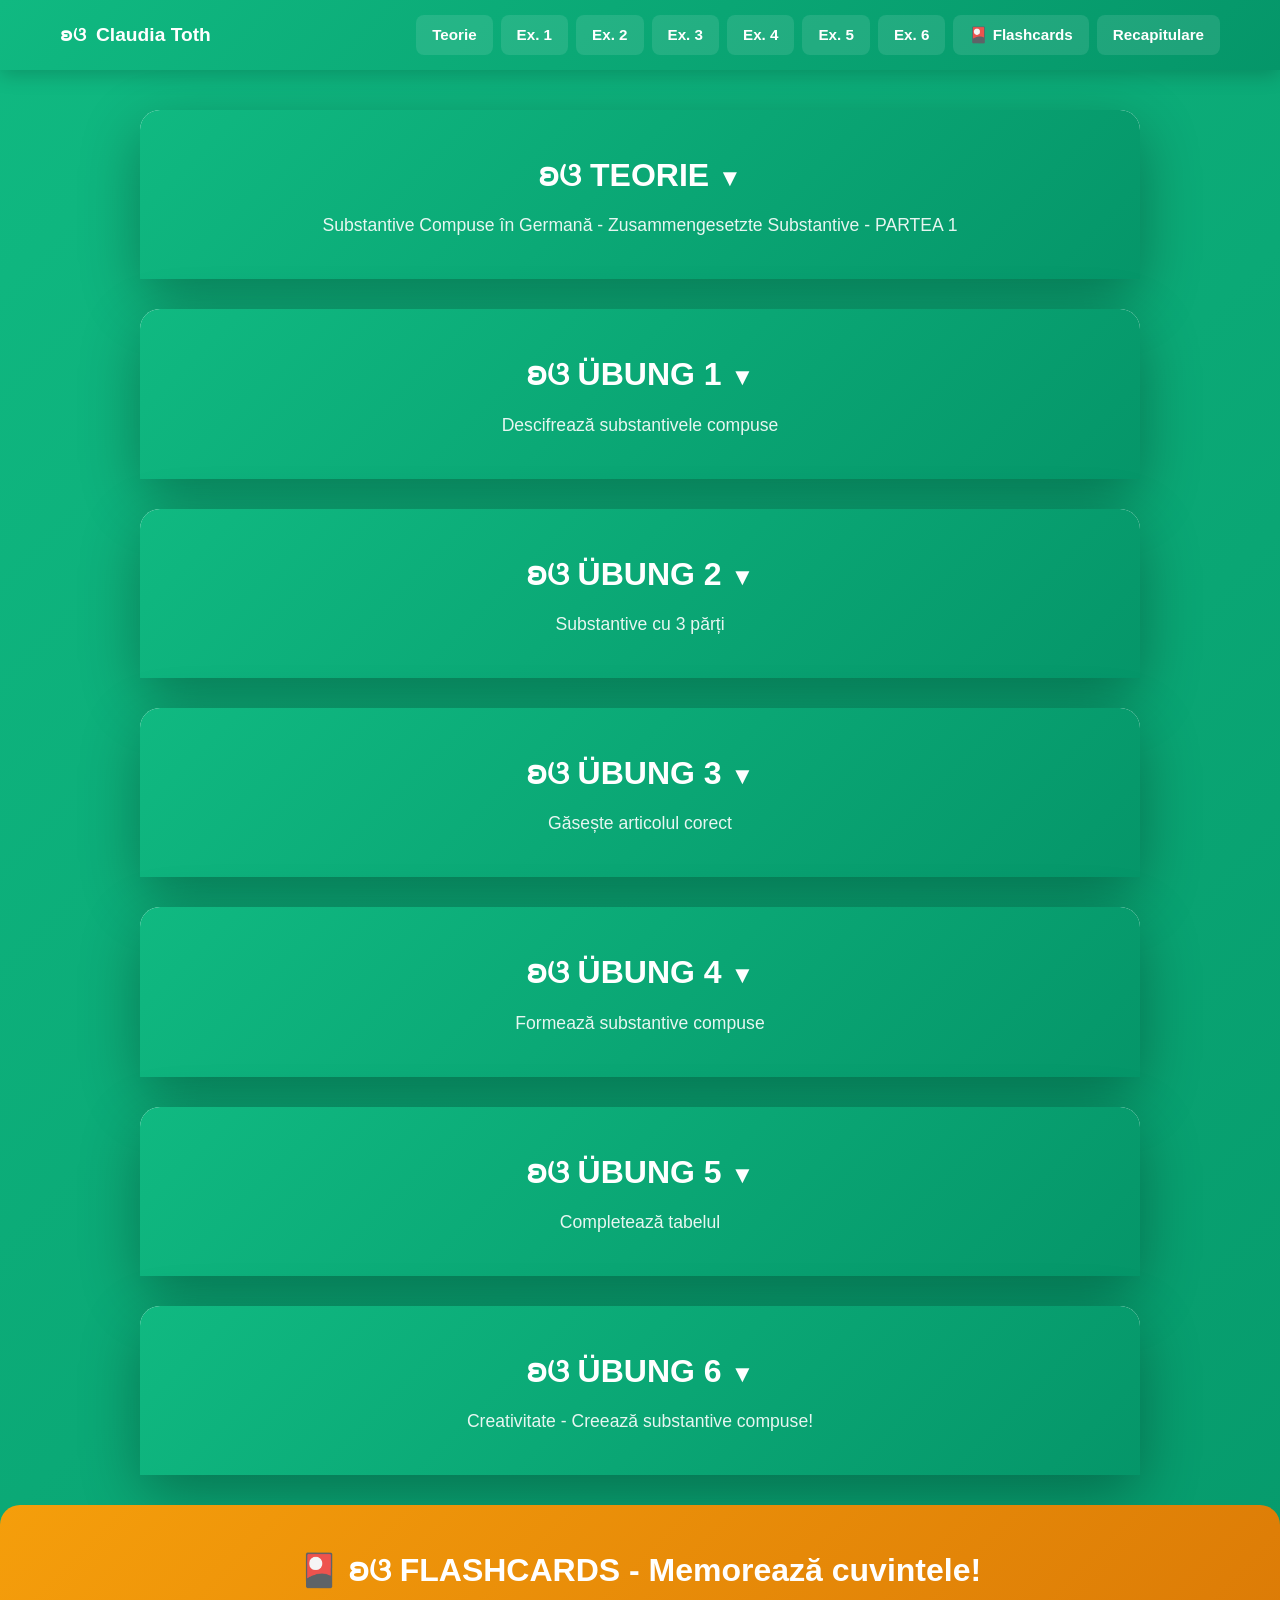
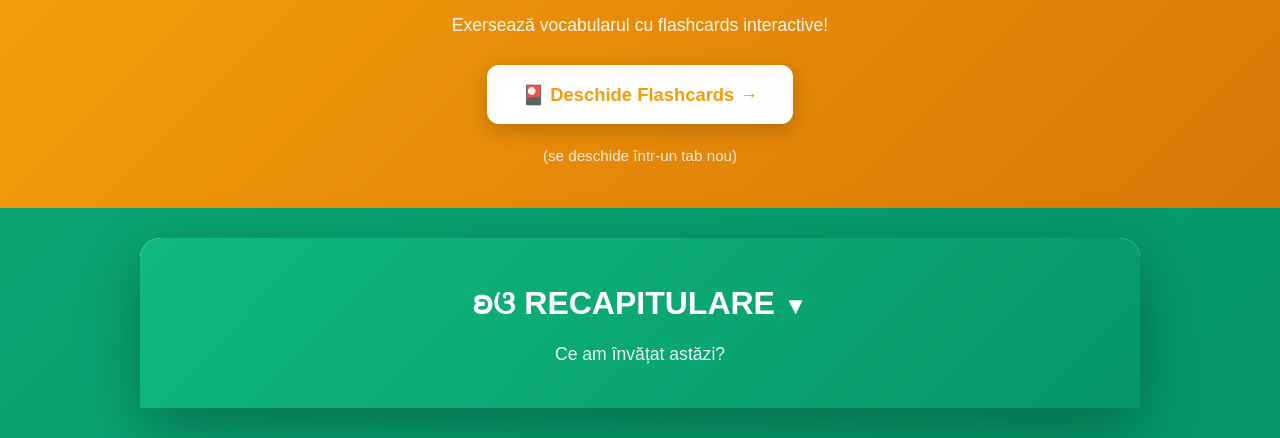
<file: index (3).html>
<!DOCTYPE html>
<html lang="ro">
<head>
    <meta charset="UTF-8">
    <meta name="viewport" content="width=device-width, initial-scale=1.0">
    <meta name="robots" content="noindex, nofollow">
    <title>Substantive Compuse în Germană - Workshop Complet</title>
    <style>
        * {
            margin: 0;
            padding: 0;
            box-sizing: border-box;
        }

        body {
            font-family: 'Segoe UI', Tahoma, Geneva, Verdana, sans-serif;
            background: linear-gradient(135deg, #10b981 0%, #059669 100%);
            line-height: 1.6;
            padding-top: 80px;
        }

        html {
            scroll-behavior: smooth;
        }

        /* Navigation Bar */
        .nav-menu {
            position: fixed;
            top: 0;
            left: 0;
            right: 0;
            background: linear-gradient(135deg, #10b981 0%, #059669 100%);
            box-shadow: 0 4px 20px rgba(0,0,0,0.2);
            z-index: 9999;
        }

        .nav-container {
            max-width: 1200px;
            margin: 0 auto;
            display: flex;
            align-items: center;
            justify-content: space-between;
            padding: 15px 20px;
            flex-wrap: wrap;
            gap: 10px;
        }

        .nav-logo {
            display: flex;
            align-items: center;
            gap: 10px;
            color: white;
            font-weight: bold;
            font-size: 1.2rem;
        }

        .nav-links {
            display: flex;
            gap: 8px;
            flex-wrap: wrap;
            align-items: center;
        }

        .nav-link {
            color: white;
            text-decoration: none;
            padding: 8px 16px;
            border-radius: 8px;
            font-size: 0.95rem;
            font-weight: 600;
            transition: all 0.3s;
            background: rgba(255,255,255,0.1);
            cursor: pointer;
        }

        .nav-link:hover {
            background: rgba(255,255,255,0.25);
            transform: translateY(-2px);
        }

        .nav-link.active {
            background: rgba(255,255,255,0.35);
        }

        /* Main Container */
        .container {
            max-width: 1000px;
            margin: 30px auto;
            background: white;
            border-radius: 20px;
            box-shadow: 0 20px 60px rgba(0,0,0,0.3);
        }

        .header {
            background: linear-gradient(135deg, #10b981 0%, #059669 100%);
            color: white;
            padding: 40px;
            text-align: center;
            border-radius: 20px 20px 0 0;
        }

        .header h1 {
            font-size: 2rem;
            margin-bottom: 10px;
        }

        .header p {
            font-size: 1.1rem;
            opacity: 0.9;
        }

        .content {
            padding: 40px;
        }

        /* Theory Sections */
        .section-header {
            background: linear-gradient(135deg, #10b981 0%, #059669 100%);
            color: white;
            padding: 20px 25px;
            border-radius: 12px;
            cursor: pointer;
            display: flex;
            justify-content: space-between;
            align-items: center;
            transition: transform 0.3s, box-shadow 0.3s;
            margin-bottom: 0;
        }

        .section-header:hover {
            transform: translateY(-2px);
            box-shadow: 0 8px 20px rgba(16, 185, 129, 0.4);
        }

        .section-header h3 {
            font-size: 1.3rem;
        }

        .arrow {
            font-size: 1.5rem;
            transition: transform 0.3s;
        }

        .arrow.rotated {
            transform: rotate(180deg);
        }

        .section-content {
            display: none;
            padding: 30px;
            background: #f0fdf4;
            border: 3px solid #10b981;
            border-top: none;
            border-radius: 0 0 12px 12px;
            margin-bottom: 20px;
        }

        .section-content.active {
            display: block;
        }

        .section {
            margin-bottom: 20px;
        }

        /* Exercise Items */
        .exercise-item {
            background: #f0fdf4;
            padding: 25px;
            border-radius: 12px;
            margin-bottom: 25px;
            border: 2px solid #e5e7eb;
            transition: all 0.3s;
        }

        .exercise-item.correct {
            border-color: #10b981;
            background: #d1fae5;
        }

        .exercise-item.incorrect {
            border-color: #ef4444;
            background: #fee2e2;
        }

        .exercise-number {
            display: inline-block;
            background: linear-gradient(135deg, #10b981 0%, #059669 100%);
            color: white;
            padding: 8px 16px;
            border-radius: 20px;
            font-weight: bold;
            margin-bottom: 15px;
        }

        .word-display {
            font-size: 1.3rem;
            font-weight: bold;
            color: #059669;
            margin-bottom: 20px;
        }

        /* Input Styles */
        .input-group {
            margin-bottom: 15px;
        }

        .input-group label {
            display: block;
            font-weight: 600;
            color: #374151;
            margin-bottom: 8px;
        }

        .input-row {
            display: flex;
            gap: 10px;
            align-items: center;
            margin-bottom: 15px;
            flex-wrap: wrap;
        }

        .article-input-wrapper {
            display: flex;
            align-items: center;
            gap: 5px;
            flex: 1;
            min-width: 180px;
        }

        .article-input-wrapper.break-line {
            flex-basis: 100%;
        }

        input[type="text"], select {
            padding: 12px 15px;
            border: 2px solid #d1d5db;
            border-radius: 8px;
            font-size: 1rem;
            transition: all 0.3s;
            flex: 1;
        }

        input[type="text"].small {
            max-width: 60px;
            flex: 0 0 60px;
        }

        select {
            cursor: pointer;
            appearance: none;
            background: white url("data:image/svg+xml,%3Csvg xmlns='http://www.w3.org/2000/svg' width='12' height='12' viewBox='0 0 12 12'%3E%3Cpath fill='%2310b981' d='M6 9L1 4h10z'/%3E%3C/svg%3E") no-repeat right 12px center;
            padding-right: 40px;
        }

        input:focus, select:focus {
            outline: none;
            border-color: #10b981;
            box-shadow: 0 0 0 3px rgba(16, 185, 129, 0.1);
        }

        input.correct, select.correct {
            border-color: #10b981;
            background: #ecfdf5;
        }

        input.incorrect, select.incorrect {
            border-color: #ef4444;
            background: #fef2f2;
        }

        .plus-sign {
            font-size: 1.5rem;
            color: #10b981;
            font-weight: bold;
        }

        /* Feedback */
        .feedback {
            display: none;
            margin-top: 15px;
            padding: 12px 15px;
            border-radius: 8px;
            font-weight: 600;
        }

        .feedback.show {
            display: block;
        }

        .feedback.correct {
            background: #d1fae5;
            color: #065f46;
            border-left: 4px solid #10b981;
        }

        .feedback.incorrect {
            background: #fee2e2;
            color: #991b1b;
            border-left: 4px solid #ef4444;
        }

        .correct-answer {
            margin-top: 10px;
            padding: 10px;
            background: #f0fdf4;
            border-radius: 6px;
            color: #065f46;
        }

        /* Buttons */
        .buttons {
            display: flex;
            gap: 15px;
            justify-content: center;
            margin-top: 40px;
            flex-wrap: wrap;
        }

        button {
            padding: 15px 40px;
            border: none;
            border-radius: 10px;
            font-size: 1.1rem;
            font-weight: 600;
            cursor: pointer;
            transition: all 0.3s;
        }

        .btn-check {
            background: linear-gradient(135deg, #10b981 0%, #059669 100%);
            color: white;
            box-shadow: 0 4px 15px rgba(16, 185, 129, 0.4);
        }

        .btn-check:hover {
            transform: translateY(-2px);
            box-shadow: 0 6px 20px rgba(16, 185, 129, 0.6);
        }

        .btn-reset {
            background: #6b7280;
            color: white;
        }

        .btn-reset:hover {
            background: #4b5563;
        }

        /* Score */
        .score {
            text-align: center;
            font-size: 1.5rem;
            font-weight: bold;
            padding: 20px;
            margin-top: 30px;
            background: linear-gradient(135deg, #fef3c7 0%, #fde68a 100%);
            border-radius: 12px;
            display: none;
        }

        .score.show {
            display: block;
        }

        /* Info Boxes */
        .example-box, .info-box {
            background: linear-gradient(135deg, #d1fae5 0%, #a7f3d0 100%);
            padding: 20px;
            border-radius: 12px;
            margin-bottom: 20px;
            border-left: 5px solid #10b981;
        }

        .example-box h3, .info-box h3 {
            color: #065f46;
            margin-bottom: 10px;
        }

        .example-box p, .info-box p {
            color: #1e293b;
            font-size: 1.05rem;
        }

        /* Ex 6 Styles */
        .all-variants {
            display: none;
            margin-top: 40px;
            padding-top: 40px;
            border-top: 3px solid #10b981;
        }

        .all-variants.show {
            display: block;
        }

        .variants-header {
            background: linear-gradient(135deg, #fbbf24 0%, #f59e0b 100%);
            color: white;
            padding: 25px;
            border-radius: 12px;
            text-align: center;
            margin-bottom: 30px;
        }

        .category {
            margin-bottom: 30px;
        }

        .category-header {
            background: linear-gradient(135deg, #10b981 0%, #059669 100%);
            color: white;
            padding: 15px 20px;
            border-radius: 10px;
            margin-bottom: 15px;
        }

        .category-header h3 {
            font-size: 1.3rem;
        }

        .arrow-ex6 {
            font-size: 1.5rem;
            transition: transform 0.3s;
            color: white;
        }

        .variants-grid {
            display: grid;
            grid-template-columns: repeat(auto-fill, minmax(300px, 1fr));
            gap: 15px;
        }

        .variant-card {
            background: #f0fdf4;
            padding: 15px;
            border-radius: 8px;
            border-left: 4px solid #10b981;
        }

        .variant-card strong {
            color: #059669;
            font-size: 1.1rem;
        }

        .variant-parts {
            color: #6b7280;
            font-size: 0.9rem;
            margin: 5px 0;
        }

        .words-list {
            background: white;
            padding: 15px;
            border-radius: 8px;
            margin-top: 15px;
        }

        .words-list p {
            margin-bottom: 8px;
        }

        /* Responsive */
        @media (max-width: 768px) {
            body {
                padding-top: 140px;
                padding: 10px;
                padding-top: 140px;
            }

            .nav-container {
                flex-direction: column;
            }

            .container {
                margin: 15px auto;
                border-radius: 15px;
            }

            .header {
                padding: 25px 20px;
                border-radius: 15px 15px 0 0;
            }

            .header h1 {
                font-size: 1.5rem;
            }

            .header p {
                font-size: 0.95rem;
            }

            .content {
                padding: 20px 15px;
            }

            .section-header h3 {
                font-size: 1.1rem;
            }

            .example-box, .info-box {
                padding: 15px;
                font-size: 0.95rem;
            }

            .exercise-item {
                padding: 15px;
            }

            .exercise-number {
                font-size: 0.9rem;
                padding: 6px 12px;
            }

            .word-display {
                font-size: 1.1rem;
            }

            .input-group label {
                font-size: 0.95rem;
            }

            .input-row {
                flex-direction: column;
                gap: 8px;
            }

            .article-input-wrapper {
                width: 100%;
                min-width: 100%;
            }

            input[type="text"], select {
                font-size: 0.95rem;
                padding: 10px 12px;
            }

            .plus-sign {
                display: none;
            }

            .feedback {
                font-size: 0.9rem;
                padding: 10px 12px;
            }

            .buttons {
                flex-direction: column;
                gap: 10px;
            }

            button {
                width: 100%;
                padding: 12px 20px;
                font-size: 1rem;
            }

            .score {
                font-size: 1.2rem;
                padding: 15px;
            }

            .variants-grid {
                grid-template-columns: 1fr;
            }

            .variant-card {
                padding: 12px;
            }

            .category-header h3 {
                font-size: 1.1rem;
            }
        }

        /* Extra small phones */
        @media (max-width: 480px) {
            .header h1 {
                font-size: 1.3rem;
            }

            .nav-link {
                font-size: 0.85rem;
                padding: 6px 10px;
            }

            .exercise-item {
                padding: 12px;
            }

            input[type="text"], select {
                font-size: 0.9rem;
            }
        }
    </style>
</head>
<body>
    <!-- Navigation Menu -->
    <nav class="nav-menu">
        <div class="nav-container">
            <div class="nav-logo">
                <span>ʚଓ</span>
                <span>Claudia Toth</span>
            </div>
            <div class="nav-links">
                <a href="#teorie" class="nav-link">Teorie</a>
                <a href="#ex1" class="nav-link">Ex. 1</a>
                <a href="#ex2" class="nav-link">Ex. 2</a>
                <a href="#ex3" class="nav-link">Ex. 3</a>
                <a href="#ex4" class="nav-link">Ex. 4</a>
                <a href="#ex5" class="nav-link">Ex. 5</a>
                <a href="#ex6" class="nav-link">Ex. 6</a>
                <a href="flashcards.html" target="_blank" class="nav-link">🎴 Flashcards</a>
                <a href="#recapitulare" class="nav-link">Recapitulare</a>
            </div>
        </div>
    </nav>

    <!-- TEORIE -->
    <div class="container" id="teorie">
        <div class="header" style="cursor: pointer;" onclick="toggleExercise('teorie')">
            <h1>ʚଓ TEORIE <span id="arrow-header-teorie" style="font-size: 1.5rem; transition: transform 0.3s;">▼</span></h1>
            <p>Substantive Compuse în Germană - Zusammengesetzte Substantive - PARTEA 1</p>
        </div>
        <div class="content" id="content-teorie" style="display: none;">
            <div class="section">
                <div class="section-header" onclick="toggleSection(0)">
                    <h3>CE SUNT SUBSTANTIVELE COMPUSE?</h3>
                    <span class="arrow">▼</span>
                </div>
                <div class="section-content">
                    <div class="example-box">
                        <h3>DEFINIȚIE</h3>
                        <p>Un substantiv compus este un substantiv format din <strong>cel puțin două cuvinte</strong> unite împreună.</p>
                    </div>
                    <div class="example-box">
                        <h3>Exemplu simplu în română:</h3>
                        <p>"copil" + "cameră" = "camera copiilor"</p>
                    </div>
                    <div class="example-box">
                        <h3>Exemplu în germană:</h3>
                        <p><strong>das Kind</strong> (copilul) + <strong>das Zimmer</strong> (camera) = <strong>das Kinderzimmer</strong> (camera copiilor)</p>
                    </div>
                </div>
            </div>

            <div class="section">
                <div class="section-header" onclick="toggleSection(1)">
                    <h3>DE CE SUNT IMPORTANTE?</h3>
                    <span class="arrow">▼</span>
                </div>
                <div class="section-content">
                    <div class="example-box">
                        <h3>1. Limba germană IUBEȘTE cuvintele compuse!</h3>
                        <p>Germanii creează constant cuvinte noi prin combinare. Este o caracteristică fundamentală a limbii!</p>
                    </div>
                    <div class="example-box">
                        <h3>2. Vocabular INFINIT!</h3>
                        <p>Când știi cum să formezi substantive compuse, vocabularul tău devine MULT mai mare! Nu mai trebuie să memorezi fiecare cuvânt separat.</p>
                    </div>
                    <div class="example-box">
                        <h3>3. Exprimare PRECISĂ!</h3>
                        <p>Poți descrie lucruri foarte specific:<br>
                        <strong>das Zimmer</strong> = camera (ce fel de cameră?)<br>
                        <strong>das Kinderzimmer</strong> = camera copiilor (AHA! Acum știm!)</p>
                    </div>
                </div>
            </div>

            <div class="section">
                <div class="section-header" onclick="toggleSection(2)">
                    <h3>REGULILE DE AUR</h3>
                    <span class="arrow">▼</span>
                </div>
                <div class="section-content">
                    <div class="example-box">
                        <h3>REGULA 1: Scris cu majusculă</h3>
                        <p>Un substantiv compus se scrie cu literă mare doar la început (ca orice substantiv german).</p>
                        <p style="margin-top: 10px;">✅ das Kinderzimmer<br>❌ das KinderZimmer</p>
                    </div>
                    <div class="example-box">
                        <h3>REGULA 2: Articolul ultimului cuvânt</h3>
                        <p>Substantivul compus ia articolul <strong>ultimului cuvânt</strong> (Grundwort - cuvântul de bază).</p>
                        <p style="margin-top: 15px;"><strong>Exemple:</strong><br>
                        • das Auto + <strong>die Tür</strong> = <strong>die</strong> Autotür (die de la Tür)<br>
                        • der Tee + <strong>die Kanne</strong> = <strong>die</strong> Teekanne (die de la Kanne)<br>
                        • die Sonne + <strong>der Schein</strong> = <strong>der</strong> Sonnenschein (der de la Schein)</p>
                        <p style="margin-top: 10px; font-weight: bold; color: #059669;">⚠️ Reține: Ultimul cuvânt DICTEAZĂ articolul!</p>
                    </div>
                    <div class="example-box">
                        <h3>REGULA 3: Primul descrie pe al doilea</h3>
                        <p>În substantivul compus:<br>
                        <strong>Primul cuvânt</strong> (Bestimmungswort) = DESCRIE<br>
                        <strong>Al doilea cuvânt</strong> (Grundwort) = este DESCRIS</p>
                        <p style="margin-top: 10px;"><strong>das Kinder|zimmer</strong><br>
                        Kind (copil) → descrie<br>
                        Zimmer (cameră) → ce fel de cameră? → camera COPIILOR</p>
                        <p style="margin-top: 10px;"><strong>die Auto|tür</strong><br>
                        Auto (mașină) → descrie<br>
                        Tür (ușă) → ce fel de ușă? → ușa MAȘINII</p>
                    </div>
                </div>
            </div>

            <div class="section">
                <div class="section-header" onclick="toggleSection(3)">
                    <h3>TIPUL 1: SUBSTANTIV + SUBSTANTIV</h3>
                    <span class="arrow">▼</span>
                </div>
                <div class="section-content">
                    <div class="example-box">
                        <h3>CUM FUNCȚIONEAZĂ?</h3>
                        <p>Pur și simplu așezi cuvintele unul după altul:</p>
                        <p style="text-align: center; font-size: 1.2rem; font-weight: bold; background: white; padding: 15px; border-radius: 8px; margin-top: 15px;">
                            SUBSTANTIV 1 + SUBSTANTIV 2 = SUBSTANTIV COMPUS
                        </p>
                    </div>
                    <div class="example-box">
                        <h3>EXEMPLE SIMPLE</h3>
                        <p><strong>1.</strong> das Auto + die Tür = <strong>die Autotür</strong> (ușa mașinii)</p>
                        <p><strong>2.</strong> der Tee + die Kanne = <strong>die Teekanne</strong> (ceainicul)</p>
                        <p><strong>3.</strong> das Haus + die Tür = <strong>die Haustür</strong> (ușa de la intrare a casei)</p>
                        <p><strong>4.</strong> der Fuß + der Ball = <strong>der Fußball</strong> (mingea de fotbal)</p>
                        <p><strong>5.</strong> die Blume + der Topf = <strong>der Blumentopf</strong> (ghiveciul)</p>
                    </div>
                    <div class="example-box">
                        <h3>EXEMPLE MAI COMPLEXE (3+ cuvinte!)</h3>
                        <p>Da, poți combina mai mult de 2 cuvinte!</p>
                        <p style="margin-top: 10px;"><strong>1.</strong> der Fuß + der Ball + das Spiel = <strong>das Fußballspiel</strong><br>
                        (meciul de fotbal)</p>
                        <p><strong>2.</strong> die Geburt + der Tag + das Geschenk = <strong>das Geburtstagsgeschenk</strong><br>
                        (cadoul de ziua de naștere)</p>
                        <p><strong>3.</strong> das Auto + die Bahn + der Hof = <strong>der Autobahnhof</strong><br>
                        (stația de autostradă / parcare)</p>
                    </div>
                </div>
            </div>

            <div class="section">
                <div class="section-header" onclick="toggleSection(4)">
                    <h3>CUM SĂ ÎNȚELEGI UN CUVÂNT LUNG?</h3>
                    <span class="arrow">▼</span>
                </div>
                <div class="section-content">
                    <div class="example-box">
                        <h3>Strategia în 3 pași:</h3>
                        <p><strong>PASUL 1:</strong> Împarte cuvântul în părți<br>
                        <strong>PASUL 2:</strong> Identifică ultimul cuvânt (Grundwort) → acesta îți dă ARTICOLUL și SENSUL PRINCIPAL<br>
                        <strong>PASUL 3:</strong> Citește de la DREAPTA la STÂNGA pentru a înțelege sensul complet</p>
                    </div>
                    <div class="example-box">
                        <h3>EXEMPLU: die Haustür</h3>
                        <p><strong>PASUL 1 - Împarte:</strong><br>Haus + Tür</p>
                        <p style="margin-top: 10px;"><strong>PASUL 2 - Ultimul cuvânt:</strong><br>
                        Tür (ușă) → articol <strong>die</strong><br>
                        Deci este vorba despre o UȘĂ</p>
                        <p style="margin-top: 10px;"><strong>PASUL 3 - Citește invers:</strong><br>
                        Ce fel de ușă? → Haus (casă)<br>
                        = ușa CASEI</p>
                        <p style="margin-top: 10px; font-weight: bold; background: white; padding: 10px; border-radius: 8px;">
                        ✓ Rezultat: die Haustür = ușa casei</p>
                    </div>
                </div>
            </div>

            <div class="section">
                <div class="section-header" onclick="toggleSection(5)">
                    <h3>LITERELE DE LEGĂTURĂ (Fugenelemente)</h3>
                    <span class="arrow">▼</span>
                </div>
                <div class="section-content">
                    <div class="example-box">
                        <h3>CE SUNT?</h3>
                        <p>Uneori, între cuvinte trebuie să inserezi o literă sau un grup de litere pentru ca substantivul să sune corect.</p>
                        <p style="margin-top: 10px;"><strong>Cele mai comune litere de legătură:</strong><br>
                        -e- | -(e)s- | -(e)n- | -er-</p>
                    </div>
                    <div class="example-box">
                        <h3>CÂND FOLOSIM -(e)s-?</h3>
                        <p>Literă de legătură -(e)s- apare adesea după substantive feminine terminate în -ung, -heit, -keit, -schaft:</p>
                        <p style="margin-top: 10px;"><strong>1.</strong> die Geburt + der Tag = <strong>der Geburtstag</strong><br>
                        die Geburt → Geburt<strong>s</strong>tag</p>
                        <p><strong>2.</strong> die Geburt + der Tag + das Geschenk = <strong>das Geburtstagsgeschenk</strong><br>
                        Geburtstag<strong>s</strong>geschenk</p>
                        <p><strong>3.</strong> die Arbeit + der Platz = <strong>der Arbeitsplatz</strong><br>
                        Arbeit<strong>s</strong>platz (locul de muncă)</p>
                    </div>
                    <div class="example-box">
                        <h3>CÂND FOLOSIM -(e)n-?</h3>
                        <p>Literă de legătură -(e)n- apare adesea după substantive feminine (acestea trec la plural, însă există și excepții - die Hand, die Tür):</p>
                        <p style="margin-top: 10px;"><strong>1.</strong> die Straße + die Bahn = <strong>die Straßenbahn</strong><br>
                        Straße<strong>n</strong>bahn (tramvaiul)</p>
                        <p><strong>2.</strong> die Blume + der Topf = <strong>der Blumentopf</strong><br>
                        Blume<strong>n</strong>topf (ghiveciul)</p>
                    </div>
                    <div class="example-box">
                        <h3>CÂND FOLOSIM -er-?</h3>
                        <p>Literă de legătură -er- apare adesea la plural:</p>
                        <p style="margin-top: 10px;"><strong>1.</strong> das Bild + das Buch = <strong>das Bilderbuch</strong><br>
                        das Bild (plural: Bilder) → Bild<strong>er</strong>buch<br>
                        (cartea ilustrată)</p>
                        <p><strong>2.</strong> das Kind + das Zimmer = <strong>das Kinderzimmer</strong><br>
                        das Kind (plural: Kinder) → Kind<strong>er</strong>zimmer<br>
                        (camera copiilor)</p>
                    </div>
                </div>
            </div>

            <div class="section">
                <div class="section-header" onclick="toggleSection(6)">
                    <h3>CEL MAI LUNG CUVÂNT COMPUS ÎN GERMANĂ</h3>
                    <span class="arrow">▼</span>
                </div>
                <div class="section-content">
                    <div class="example-box" style="text-align: center;">
                        <h3 style="font-size: 1.5rem; margin-bottom: 20px;">🏆 Cel mai lung cuvânt compus</h3>
                        <p style="font-size: 1.1rem; font-weight: bold; word-break: break-all; line-height: 1.8; color: #059669; margin: 20px 0;">
                            Rinderkennzeichnungsfleischetikettierungsüberwachungsaufgabenübertragungsgesetz
                        </p>
                        <p style="font-size: 1.4rem; font-weight: bold; color: #065f46; margin: 20px 0;">63 de litere!</p>
                        <p>(O lege care reglementa modul în care este etichetată carnea de vită în Germania - a fost în vigoare între 1999-2013)</p>
                    </div>
                    <div class="example-box">
                        <h3>Traducere:</h3>
                        <p>Legea privind transferul sarcinilor de monitorizare a etichetării cărnii de vită.</p>
                    </div>
                    <div class="example-box">
                        <h3>Compunere:</h3>
                        <p>• <strong>das Rind</strong> → vita / cornuta<br>
                        • <strong>die Kennzeichnung</strong> → marcarea / identificarea<br>
                        • <strong>das Fleisch</strong> → carnea<br>
                        • <strong>die Etikettierung</strong> → etichetarea<br>
                        • <strong>die Überwachung</strong> → supravegherea<br>
                        • <strong>die Aufgabe</strong> → sarcina / atribuția<br>
                        • <strong>die Übertragung</strong> → transferul / transmiterea<br>
                        • <strong>das Gesetz</strong> → legea</p>
                    </div>
                </div>
            </div>
        </div>
    </div>

    <!-- EX 1 -->
    <div class="container" id="ex1">
        <div class="header" style="cursor: pointer;" onclick="toggleExercise('ex1')">
            <h1>ʚଓ ÜBUNG 1 <span id="arrow-header-ex1" style="font-size: 1.5rem; transition: transform 0.3s;">▼</span></h1>
            <p>Descifrează substantivele compuse</p>
        </div>
        <div class="content" id="content-ex1" style="display: none;">
            <div class="example-box">
                <h3>📝 Exemplu:</h3>
                <p><strong>die Autotür</strong> → <strong>das Auto</strong> + <strong>die Tür</strong> → ușa mașinii</p>
            </div>
            <div id="exercises-ex1"></div>
            <div class="buttons">
                <button class="btn-check" onclick="checkAnswers('ex1')">✓ Verifică</button>
                <button class="btn-reset" onclick="resetExercise('ex1')">↻ Resetează</button>
            </div>
            <div class="score" id="score-ex1"></div>
        </div>
    </div>

    <!-- EX 2 -->
    <div class="container" id="ex2">
        <div class="header" style="cursor: pointer;" onclick="toggleExercise('ex2')">
            <h1>ʚଓ ÜBUNG 2 <span id="arrow-header-ex2" style="font-size: 1.5rem; transition: transform 0.3s;">▼</span></h1>
            <p>Substantive cu 3 părți</p>
        </div>
        <div class="content" id="content-ex2" style="display: none;">
            <div class="info-box">
                <h3>💡 Atenție!</h3>
                <p>Aceste substantive au <strong>3 părți</strong>! Al treilea cuvânt va fi pe rând nou.</p>
            </div>
            <div id="exercises-ex2"></div>
            <div class="buttons">
                <button class="btn-check" onclick="checkAnswers('ex2')">✓ Verifică</button>
                <button class="btn-reset" onclick="resetExercise('ex2')">↻ Resetează</button>
            </div>
            <div class="score" id="score-ex2"></div>
        </div>
    </div>

    <!-- EX 3 -->
    <div class="container" id="ex3">
        <div class="header" style="cursor: pointer;" onclick="toggleExercise('ex3')">
            <h1>ʚଓ ÜBUNG 3 <span id="arrow-header-ex3" style="font-size: 1.5rem; transition: transform 0.3s;">▼</span></h1>
            <p>Găsește articolul corect</p>
        </div>
        <div class="content" id="content-ex3" style="display: none;">
            <div class="info-box">
                <h3>⚡ Regula de aur:</h3>
                <p><strong>Articolul vine de la ULTIMUL cuvânt!</strong></p>
            </div>
            <div id="exercises-ex3"></div>
            <div class="buttons">
                <button class="btn-check" onclick="checkAnswers('ex3')">✓ Verifică</button>
                <button class="btn-reset" onclick="resetExercise('ex3')">↻ Resetează</button>
            </div>
            <div class="score" id="score-ex3"></div>
        </div>
    </div>

    <!-- EX 4 -->
    <div class="container" id="ex4">
        <div class="header" style="cursor: pointer;" onclick="toggleExercise('ex4')">
            <h1>ʚଓ ÜBUNG 4 <span id="arrow-header-ex4" style="font-size: 1.5rem; transition: transform 0.3s;">▼</span></h1>
            <p>Formează substantive compuse</p>
        </div>
        <div class="content" id="content-ex4" style="display: none;">
            <div class="info-box">
                <h3>📝 Exemplu:</h3>
                <p><strong>der Apfel + der Saft = der Apfelsaft</strong></p>
            </div>
            <div id="exercises-ex4"></div>
            <div class="buttons">
                <button class="btn-check" onclick="checkAnswers('ex4')">✓ Verifică</button>
                <button class="btn-reset" onclick="resetExercise('ex4')">↻ Resetează</button>
            </div>
            <div class="score" id="score-ex4"></div>
        </div>
    </div>

    <!-- EX 5 -->
    <div class="container" id="ex5">
        <div class="header" style="cursor: pointer;" onclick="toggleExercise('ex5')">
            <h1>ʚଓ ÜBUNG 5 <span id="arrow-header-ex5" style="font-size: 1.5rem; transition: transform 0.3s;">▼</span></h1>
            <p>Completează tabelul</p>
        </div>
        <div class="content" id="content-ex5" style="display: none;">
            <div class="info-box">
                <h3>📝 Instrucțiuni:</h3>
                <p>Completează substantivul compus și traducerea.</p>
            </div>
            <div id="exercises-ex5"></div>
            <div class="buttons">
                <button class="btn-check" onclick="checkAnswers('ex5')">✓ Verifică</button>
                <button class="btn-reset" onclick="resetExercise('ex5')">↻ Resetează</button>
            </div>
            <div class="score" id="score-ex5"></div>
        </div>
    </div>

    <!-- EX 6 -->
    <div class="container" id="ex6">
        <div class="header" style="cursor: pointer;" onclick="toggleExercise('ex6')">
            <h1>ʚଓ ÜBUNG 6 <span id="arrow-header-ex6" style="font-size: 1.5rem; transition: transform 0.3s;">▼</span></h1>
            <p>Creativitate - Creează substantive compuse!</p>
        </div>
        <div class="content" id="content-ex6" style="display: none;">
            <div class="info-box">
                <h3>🎨 Fii creativ!</h3>
                <p>Creează <strong>5 substantive compuse</strong> folosind cuvintele de mai jos.</p>
                <div class="words-list">
                    <p><strong>Grupa 1:</strong> das Haus, der Garten, die Tür, das Fenster, der Baum</p>
                    <p><strong>Grupa 2:</strong> das Buch, die Schule, der Lehrer, das Kind</p>
                    <p><strong>Grupa 3:</strong> die Sonne, der Regen, der Schnee, die Blume</p>
                </div>
            </div>
            <div id="exercises-ex6"></div>
            <div class="buttons">
                <button class="btn-check" onclick="showAllVariants()">🔍 Arată toate variantele</button>
                <button class="btn-reset" onclick="resetExercise('ex6')">↻ Resetează</button>
            </div>
            <div class="all-variants" id="allVariants">
                <div class="variants-header">
                    <h2>✨ Toate variantele posibile</h2>
                    <p>TOATE combinațiile cu cuvintele date!</p>
                </div>
                <div id="variantsContainer"></div>
            </div>
        </div>
    </div>

    
    <!-- FLASHCARDS BUTTON -->
    <section id="flashcards-link" class="section-wrapper" style="scroll-margin-top: 100px;">
        <div class="header" style="background: linear-gradient(135deg, #f59e0b 0%, #d97706 100%); cursor: default;">
            <h1>🎴 ʚଓ FLASHCARDS - Memorează cuvintele!</h1>
            <p style="margin-top: 15px; font-size: 1.1rem; opacity: 0.95;">
                Exersează vocabularul cu flashcards interactive!
            </p>
            <a href="flashcards.html" target="_blank" style="
                display: inline-block;
                background: white;
                color: #f59e0b;
                padding: 15px 35px;
                border-radius: 12px;
                text-decoration: none;
                font-weight: bold;
                font-size: 1.15rem;
                margin-top: 25px;
                transition: all 0.3s;
                box-shadow: 0 6px 20px rgba(0,0,0,0.2);
            " onmouseover="this.style.transform='translateY(-3px)'; this.style.boxShadow='0 9px 28px rgba(0,0,0,0.3)';" 
               onmouseout="this.style.transform='translateY(0)'; this.style.boxShadow='0 6px 20px rgba(0,0,0,0.2)';">
                🎴 Deschide Flashcards →
            </a>
            <p style="margin-top: 20px; font-size: 0.95rem; opacity: 0.85;">
                (se deschide într-un tab nou)
            </p>
        </div>
    </section>

<!-- RECAPITULARE -->
    <div class="container" id="recapitulare">
        <div class="header" style="cursor: pointer;" onclick="toggleExercise('recapitulare')">
            <h1>ʚଓ RECAPITULARE <span id="arrow-header-recapitulare" style="font-size: 1.5rem; transition: transform 0.3s;">▼</span></h1>
            <p>Ce am învățat astăzi?</p>
        </div>
        <div class="content" id="content-recapitulare" style="display: none;">
            <div class="example-box">
                <h3>✓ Substantive compuse</h3>
                <p>Cuvinte formate din <strong>2+ cuvinte</strong></p>
            </div>
            <div class="example-box">
                <h3>✓ Regulile</h3>
                <p>Articolul ultimului cuvânt | Primul descrie pe al doilea</p>
            </div>
            <div class="example-box">
                <h3>★ FELICITĂRI!</h3>
                <p><strong>Viel Erfolg!</strong></p>
            </div>
        </div>
    </div>

    <script>
        // Data
        const exercisesEx1 = [
            { word: "die Autobahn", article1: "das", part1: "Auto", article2: "die", part2: "Bahn", translation: "autostrada" },
            { word: "der Autoschlüssel", article1: "das", part1: "Auto", article2: "der", part2: "Schlüssel", translation: "cheia mașinii" },
            { word: "der Bahnhof", article1: "die", part1: "Bahn", article2: "der", part2: "Hof", translation: "gara" },
            { word: "der Blumenstrauß", article1: "die", part1: "Blume", article2: "der", part2: "Strauß", translation: "buchetul de flori" },
            { word: "der Briefkasten", article1: "der", part1: "Brief", article2: "der", part2: "Kasten", translation: "cutia poștală" },
            { word: "das Gartenhaus", article1: "der", part1: "Garten", article2: "das", part2: "Haus", translation: "casa din grădină" }
        ];

        const exercisesEx2 = [
            { word: "der Haustürschlüssel", article1: "das", part1: "Haus", article2: "die", part2: "Tür", article3: "der", part3: "Schlüssel", translation: "cheia ușii de la intrare" },
            { word: "der Kindergartenlehrer", article1: "das", part1: "Kind", article2: "der", part2: "Garten", article3: "der", part3: "Lehrer", translation: "educatorul de grădiniță" },
            { word: "die Weihnachtsmarktbude", article1: "die", part1: "Weihnacht", article2: "der", part2: "Markt", article3: "die", part3: "Bude", translation: "standurile de la târgul de Crăciun" },
            { word: "das Geburtstagskind", article1: "der", part1: "Geburtstag", article2: "das", part2: "Kind", article3: "", part3: "", translation: "copilul care își sărbătorește ziua de naștere", note: true },
            { word: "das Autobahndreieck", article1: "das", part1: "Auto", article2: "die", part2: "Bahn", article3: "das", part3: "Dreieck", translation: "intersecția de autostrăzi" },
            { word: "der Fußballspieler", article1: "der", part1: "Fuß", article2: "der", part2: "Ball", article3: "der", part3: "Spieler", translation: "jucătorul de fotbal" }
        ];

        const exercisesEx3 = [
            { word1: "Haus", article1: "das", word2: "Tür", article2: "die", compound: "Haustür", correct: "die" },
            { word1: "Garten", article1: "der", word2: "Haus", article2: "das", compound: "Gartenhaus", correct: "das" },
            { word1: "Blume", article1: "die", word2: "Topf", article2: "der", compound: "Blumentopf", correct: "der" },
            { word1: "Tisch", article1: "der", word2: "Decke", article2: "die", compound: "Tischdecke", correct: "die" },
            { word1: "Tennis", article1: "das", word2: "Ball", article2: "der", compound: "Tennisball", correct: "der" },
            { word1: "Woche", article1: "die", word2: "Ende", article2: "das", compound: "Wochenende", correct: "das" }
        ];

        const exercisesEx4 = [
            { word1: "der Apfel", word2: "der Kuchen", compound: "Apfelkuchen", article: "der", translation: "prăjitura cu mere" },
            { word1: "die Reise", word2: "die Tasche", compound: "Reisetasche", article: "die", translation: "geanta de voiaj" },
            { word1: "das Fahrrad", word2: "der Weg", compound: "Fahrradweg", article: "der", translation: "pista de biciclete" },
            { word1: "die Hand", word2: "der Ball", compound: "Handball", article: "der", translation: "handbalul" },
            { word1: "die Sonne", word2: "der Schein", compound: "Sonnenschein", article: "der", translation: "strălucirea soarelui" }
        ];

        const exercisesEx5 = [
            { word1: "das Haus", word2: "das Tier", compound: "das Haustier", translation: "animalul de casă" },
            { word1: "das Kleid", word2: "der Schrank", compound: "der Kleiderschrank", translation: "dulapul de haine" },
            { word1: "der Brief", word2: "der Kasten", compound: "der Briefkasten", translation: "cutia poștală" },
            { word1: "die Arbeit", word2: "der Platz", compound: "der Arbeitsplatz", translation: "locul de muncă" },
            { word1: "die Straße", word2: "die Bahn", compound: "die Straßenbahn", translation: "tramvaiul" }
        ];

        const allVariants = {
            "Grupa 1: Haus, Garten, Tür, Fenster, Baum": [
                { word: "die Haustür", parts: "das Haus + die Tür", translation: "ușa de la intrare" },
                { word: "das Hausfenster", parts: "das Haus + das Fenster", translation: "fereastra casei" },
                { word: "der Hausbaum", parts: "das Haus + der Baum", translation: "copacul casei" },
                { word: "das Gartenhaus", parts: "der Garten + das Haus", translation: "casa din grădină" },
                { word: "die Gartentür", parts: "der Garten + die Tür", translation: "poarta grădinii" },
                { word: "das Gartenfenster", parts: "der Garten + das Fenster", translation: "fereastra spre grădină" },
                { word: "der Gartenbaum", parts: "der Garten + der Baum", translation: "copacul din grădină" },
                { word: "das Türfenster", parts: "die Tür + das Fenster", translation: "fereastra ușii" },
                { word: "das Baumhaus", parts: "der Baum + das Haus", translation: "casa din copac" },
                { word: "die Gartenhaustür", parts: "der Garten + das Haus + die Tür", translation: "ușa casei din grădină" },
                { word: "das Gartenhausfenster", parts: "der Garten + das Haus + das Fenster", translation: "fereastra casei din grădină" },
                { word: "die Baumhaustür", parts: "der Baum + das Haus + die Tür", translation: "ușa casei din copac" },
                { word: "das Baumhausfenster", parts: "der Baum + das Haus + das Fenster", translation: "fereastra casei din copac" }
            ],
            "Grupa 2: Buch, Schule, Lehrer, Kind": [
                { word: "das Schulbuch", parts: "die Schule + das Buch", translation: "manualul școlar" },
                { word: "der Schullehrer", parts: "die Schule + der Lehrer", translation: "profesorul de școală" },
                { word: "das Schulkind", parts: "die Schule + das Kind", translation: "copilul școlar" },
                { word: "das Lehrerbuch", parts: "der Lehrer + das Buch", translation: "cartea profesorului" },
                { word: "der Kinderschullehrer", parts: "das Kind + die Schule + der Lehrer", translation: "profesorul școlii pentru copii" },
                { word: "das Lehrerkind", parts: "der Lehrer + das Kind", translation: "copilul profesorului" },
                { word: "das Kinderbuch", parts: "das Kind + das Buch", translation: "cartea pentru copii" },
                { word: "die Kinderschule", parts: "das Kind + die Schule", translation: "școala pentru copii" },
                { word: "der Kinderlehrer", parts: "das Kind + der Lehrer", translation: "profesorul pentru copii" },
                { word: "das Schulkinderbuch", parts: "die Schule + das Kind + das Buch", translation: "cartea pentru copiii școlari" }
            ],
            "Grupa 3: Sonne, Regen, Schnee, Blume": [
                { word: "die Sonnenblume", parts: "die Sonne + die Blume", translation: "floarea-soarelui" },
                { word: "der Sonnenregen", parts: "die Sonne + der Regen", translation: "ploaia cu soare" },
                { word: "der Sonnenschnee", parts: "die Sonne + der Schnee", translation: "zăpadă la soare" },
                { word: "die Regenblume", parts: "der Regen + die Blume", translation: "floare de ploaie" },
                { word: "der Regenschnee", parts: "der Regen + der Schnee", translation: "lapoviță" },
                { word: "die Schneeblume", parts: "der Schnee + die Blume", translation: "floare de zăpadă" },
                { word: "der Blumenregen", parts: "die Blume + der Regen", translation: "ploaia de flori" },
                { word: "der Blumenschnee", parts: "die Blume + der Schnee", translation: "zăpadă de flori" }
            ],
            "Combinații între grupe": [
                { word: "das Schulhaus", parts: "die Schule + das Haus", translation: "clădirea școlii" },
                { word: "die Schultür", parts: "die Schule + die Tür", translation: "ușa școlii" },
                { word: "das Schulfenster", parts: "die Schule + das Fenster", translation: "fereastra școlii" },
                { word: "die Baumschule", parts: "der Baum + die Schule", translation: "pepiniera" },
                { word: "der Schulbaum", parts: "die Schule + der Baum", translation: "copacul școlii" },
                { word: "die Gartenblume", parts: "der Garten + die Blume", translation: "floarea de grădină" },
                { word: "das Blumenhaus", parts: "die Blume + das Haus", translation: "casa florilor / sera" },
                { word: "der Blumengarten", parts: "die Blume + der Garten", translation: "grădina de flori" },
                { word: "die Blumentür", parts: "die Blume + die Tür", translation: "ușa cu flori" },
                { word: "das Blumenfenster", parts: "die Blume + das Fenster", translation: "fereastra cu flori" },
                { word: "der Sonnenbaum", parts: "die Sonne + der Baum", translation: "copac expus la soare" },
                { word: "der Sonnengarten", parts: "die Sonne + der Garten", translation: "grădina însorită" },
                { word: "das Blumenbuch", parts: "die Blume + das Buch", translation: "cartea despre flori" },
                { word: "die Blumenschule", parts: "die Blume + die Schule", translation: "școala de floricultură" },
                { word: "das Blumenkind", parts: "die Blume + das Kind", translation: "copilul floare" },
                { word: "der Blumenlehrer", parts: "die Blume + der Lehrer", translation: "profesorul de floricultură" },
                { word: "das Gartentor", parts: "der Garten + die Tür", translation: "poarta grădinii" },
                { word: "das Haustor", parts: "das Haus + die Tür", translation: "poarta casei" }
            ]
        };

        // Initialize
        function initEx1() {
            const container = document.getElementById('exercises-ex1');
            exercisesEx1.forEach((ex, i) => {
                const div = document.createElement('div');
                div.className = 'exercise-item';
                div.id = `ex1-${i}`;
                div.innerHTML = `
                    <div class="exercise-number">Ex. ${i + 1}</div>
                    <div class="word-display">${ex.word}</div>
                    <div class="input-group">
                        <label>Împărțire:</label>
                        <div class="input-row">
                            <div class="article-input-wrapper">
                                <input type="text" id="a1-ex1-${i}" placeholder="art." class="small">
                                <input type="text" id="p1-ex1-${i}" placeholder="Cuvânt 1">
                            </div>
                            <span class="plus-sign">+</span>
                            <div class="article-input-wrapper">
                                <input type="text" id="a2-ex1-${i}" placeholder="art." class="small">
                                <input type="text" id="p2-ex1-${i}" placeholder="Cuvânt 2">
                            </div>
                        </div>
                    </div>
                    <div class="input-group">
                        <label>Traducere:</label>
                        <input type="text" id="t-ex1-${i}" placeholder="Traducerea">
                    </div>
                    <div class="feedback" id="f-ex1-${i}"></div>
                `;
                container.appendChild(div);
            });
        }

        function initEx2() {
            const container = document.getElementById('exercises-ex2');
            exercisesEx2.forEach((ex, i) => {
                const div = document.createElement('div');
                div.className = 'exercise-item';
                div.id = `ex2-${i}`;
                
                let inputs = `
                    <div class="article-input-wrapper">
                        <input type="text" id="a1-ex2-${i}" placeholder="art." class="small">
                        <input type="text" id="p1-ex2-${i}" placeholder="Cuv. 1">
                    </div>
                    <span class="plus-sign">+</span>
                    <div class="article-input-wrapper">
                        <input type="text" id="a2-ex2-${i}" placeholder="art." class="small">
                        <input type="text" id="p2-ex2-${i}" placeholder="Cuv. 2">
                    </div>
                `;
                
                if (ex.part3) {
                    inputs += `
                        <span class="plus-sign">+</span>
                        <div class="article-input-wrapper break-line">
                            <input type="text" id="a3-ex2-${i}" placeholder="art." class="small">
                            <input type="text" id="p3-ex2-${i}" placeholder="Cuv. 3">
                        </div>
                    `;
                }
                
                div.innerHTML = `
                    <div class="exercise-number">Ex. ${i + 1}</div>
                    <div class="word-display">${ex.word}</div>
                    <div class="input-group">
                        <label>Împărțire:</label>
                        <div class="input-row">${inputs}</div>
                        ${ex.note ? '<p style="color: #059669; font-size: 0.9rem; font-style: italic;">💡 Acest cuvânt are doar 2 părți</p>' : ''}
                    </div>
                    <div class="input-group">
                        <label>Traducere:</label>
                        <input type="text" id="t-ex2-${i}" placeholder="Traducerea">
                    </div>
                    <div class="feedback" id="f-ex2-${i}"></div>
                `;
                container.appendChild(div);
            });
        }

        function initEx3() {
            const container = document.getElementById('exercises-ex3');
            exercisesEx3.forEach((ex, i) => {
                const div = document.createElement('div');
                div.className = 'exercise-item';
                div.id = `ex3-${i}`;
                div.innerHTML = `
                    <div class="exercise-number">${i + 1}</div>
                    <div style="color: #6b7280; margin-bottom: 10px;">${ex.word1} (${ex.article1}) + ${ex.word2} (${ex.article2})</div>
                    <div style="display: flex; gap: 10px; align-items: center;">
                        <select id="a-ex3-${i}">
                            <option value="">?</option>
                            <option value="der">der</option>
                            <option value="die">die</option>
                            <option value="das">das</option>
                        </select>
                        <span style="font-weight: bold; color: #059669;">${ex.compound}</span>
                    </div>
                    <div class="feedback" id="f-ex3-${i}"></div>
                `;
                container.appendChild(div);
            });
        }

        function initEx4() {
            const container = document.getElementById('exercises-ex4');
            exercisesEx4.forEach((ex, i) => {
                const div = document.createElement('div');
                div.className = 'exercise-item';
                div.id = `ex4-${i}`;
                div.innerHTML = `
                    <div class="exercise-number">Ex. ${i + 1}</div>
                    <div style="margin-bottom: 15px;"><strong>${ex.word1}</strong> + <strong>${ex.word2}</strong> =</div>
                    <div style="display: flex; gap: 10px; margin-bottom: 15px;">
                        <select id="a-ex4-${i}">
                            <option value="">?</option>
                            <option value="der">der</option>
                            <option value="die">die</option>
                            <option value="das">das</option>
                        </select>
                        <span style="font-weight: bold; color: #059669;">${ex.compound}</span>
                    </div>
                    <div class="input-group">
                        <label>Traducere:</label>
                        <input type="text" id="t-ex4-${i}" placeholder="Traducerea">
                    </div>
                    <div class="feedback" id="f-ex4-${i}"></div>
                `;
                container.appendChild(div);
            });
        }

        function initEx5() {
            const container = document.getElementById('exercises-ex5');
            exercisesEx5.forEach((ex, i) => {
                const div = document.createElement('div');
                div.className = 'exercise-item';
                div.id = `ex5-${i}`;
                div.innerHTML = `
                    <div class="exercise-number">Ex. ${i + 1}</div>
                    <div style="background: #d1fae5; padding: 15px; border-radius: 8px; margin-bottom: 15px;">
                        <strong>Cuvânt 1:</strong> ${ex.word1} | <strong>Cuvânt 2:</strong> ${ex.word2}
                    </div>
                    <div class="input-group">
                        <label>Substantiv compus:</label>
                        <input type="text" id="c-ex5-${i}" placeholder="ex: das Gartenhaus">
                    </div>
                    <div class="input-group">
                        <label>Traducere:</label>
                        <input type="text" id="t-ex5-${i}" placeholder="Traducerea">
                    </div>
                    <div class="feedback" id="f-ex5-${i}"></div>
                `;
                container.appendChild(div);
            });
        }

        function initEx6() {
            const container = document.getElementById('exercises-ex6');
            for (let i = 0; i < 5; i++) {
                const div = document.createElement('div');
                div.className = 'exercise-item';
                div.innerHTML = `
                    <div class="exercise-number">Combinația ${i + 1}</div>
                    <div class="input-row">
                        <input type="text" id="w1-ex6-${i}" placeholder="Cuvânt 1 (cu articol)">
                        <span class="plus-sign">+</span>
                        <input type="text" id="w2-ex6-${i}" placeholder="Cuvânt 2 (cu articol)">
                        <span class="plus-sign">=</span>
                        <input type="text" id="c-ex6-${i}" placeholder="Compus">
                    </div>
                    <div class="input-group">
                        <label>Traducere:</label>
                        <input type="text" id="t-ex6-${i}" placeholder="Traducerea">
                    </div>
                `;
                container.appendChild(div);
            }
        }

        function toggleSection(i) {
            const contents = document.querySelectorAll('.section-content');
            const arrows = document.querySelectorAll('.arrow');
            contents[i].classList.toggle('active');
            arrows[i].classList.toggle('rotated');
        }

        function normalizeString(s) {
            return s.trim().toLowerCase().normalize("NFD").replace(/[\u0300-\u036f]/g, "");
        }

        function checkAnswers(id) {
            if (id === 'ex1') checkEx1();
            if (id === 'ex2') checkEx2();
            if (id === 'ex3') checkEx3();
            if (id === 'ex4') checkEx4();
            if (id === 'ex5') checkEx5();
        }

        function checkEx1() {
            let correct = 0;
            exercisesEx1.forEach((ex, i) => {
                const isCorrect = 
                    normalizeString(document.getElementById(`a1-ex1-${i}`).value) === normalizeString(ex.article1) &&
                    normalizeString(document.getElementById(`p1-ex1-${i}`).value) === normalizeString(ex.part1) &&
                    normalizeString(document.getElementById(`a2-ex1-${i}`).value) === normalizeString(ex.article2) &&
                    normalizeString(document.getElementById(`p2-ex1-${i}`).value) === normalizeString(ex.part2) &&
                    normalizeString(document.getElementById(`t-ex1-${i}`).value) === normalizeString(ex.translation);
                
                document.getElementById(`ex1-${i}`).className = isCorrect ? 'exercise-item correct' : 'exercise-item incorrect';
                document.getElementById(`f-ex1-${i}`).className = isCorrect ? 'feedback correct show' : 'feedback incorrect show';
                document.getElementById(`f-ex1-${i}`).innerHTML = isCorrect ? '✓ Corect!' : `✗ ${ex.article1} ${ex.part1} + ${ex.article2} ${ex.part2} = ${ex.translation}`;
                if (isCorrect) correct++;
            });
            showScore('ex1', correct, exercisesEx1.length);
        }

        function checkEx2() {
            let correct = 0;
            exercisesEx2.forEach((ex, i) => {
                let isCorrect = 
                    normalizeString(document.getElementById(`a1-ex2-${i}`).value) === normalizeString(ex.article1) &&
                    normalizeString(document.getElementById(`p1-ex2-${i}`).value) === normalizeString(ex.part1) &&
                    normalizeString(document.getElementById(`a2-ex2-${i}`).value) === normalizeString(ex.article2) &&
                    normalizeString(document.getElementById(`p2-ex2-${i}`).value) === normalizeString(ex.part2) &&
                    normalizeString(document.getElementById(`t-ex2-${i}`).value) === normalizeString(ex.translation);
                
                if (ex.part3) {
                    isCorrect = isCorrect &&
                        normalizeString(document.getElementById(`a3-ex2-${i}`).value) === normalizeString(ex.article3) &&
                        normalizeString(document.getElementById(`p3-ex2-${i}`).value) === normalizeString(ex.part3);
                }
                
                document.getElementById(`ex2-${i}`).className = isCorrect ? 'exercise-item correct' : 'exercise-item incorrect';
                document.getElementById(`f-ex2-${i}`).className = isCorrect ? 'feedback correct show' : 'feedback incorrect show';
                
                if (isCorrect) {
                    document.getElementById(`f-ex2-${i}`).innerHTML = '✓ Perfect!';
                } else {
                    let correctAnswer = ex.part3 
                        ? `${ex.article1} ${ex.part1} + ${ex.article2} ${ex.part2} + ${ex.article3} ${ex.part3} = ${ex.translation}`
                        : `${ex.article1} ${ex.part1} + ${ex.article2} ${ex.part2} = ${ex.translation}`;
                    document.getElementById(`f-ex2-${i}`).innerHTML = `✗ Răspuns corect: ${correctAnswer}`;
                }
                
                if (isCorrect) correct++;
            });
            showScore('ex2', correct, exercisesEx2.length);
        }

        function checkEx3() {
            let correct = 0;
            exercisesEx3.forEach((ex, i) => {
                const isCorrect = document.getElementById(`a-ex3-${i}`).value === ex.correct;
                document.getElementById(`ex3-${i}`).className = isCorrect ? 'exercise-item correct' : 'exercise-item incorrect';
                document.getElementById(`f-ex3-${i}`).className = isCorrect ? 'feedback correct show' : 'feedback incorrect show';
                document.getElementById(`f-ex3-${i}`).innerHTML = isCorrect ? '✓ Corect!' : `✗ Articolul corect: ${ex.correct}`;
                if (isCorrect) correct++;
            });
            showScore('ex3', correct, exercisesEx3.length);
        }

        function checkEx4() {
            let correct = 0;
            exercisesEx4.forEach((ex, i) => {
                const isCorrect = 
                    document.getElementById(`a-ex4-${i}`).value === ex.article &&
                    normalizeString(document.getElementById(`t-ex4-${i}`).value) === normalizeString(ex.translation);
                
                document.getElementById(`ex4-${i}`).className = isCorrect ? 'exercise-item correct' : 'exercise-item incorrect';
                document.getElementById(`f-ex4-${i}`).className = isCorrect ? 'feedback correct show' : 'feedback incorrect show';
                document.getElementById(`f-ex4-${i}`).innerHTML = isCorrect ? '✓ Perfect!' : `✗ ${ex.article} ${ex.compound} = ${ex.translation}`;
                if (isCorrect) correct++;
            });
            showScore('ex4', correct, exercisesEx4.length);
        }

        function checkEx5() {
            let correct = 0;
            exercisesEx5.forEach((ex, i) => {
                const isCorrect = 
                    normalizeString(document.getElementById(`c-ex5-${i}`).value) === normalizeString(ex.compound) &&
                    normalizeString(document.getElementById(`t-ex5-${i}`).value) === normalizeString(ex.translation);
                
                document.getElementById(`ex5-${i}`).className = isCorrect ? 'exercise-item correct' : 'exercise-item incorrect';
                document.getElementById(`f-ex5-${i}`).className = isCorrect ? 'feedback correct show' : 'feedback incorrect show';
                document.getElementById(`f-ex5-${i}`).innerHTML = isCorrect ? '✓ Corect!' : `✗ ${ex.compound} = ${ex.translation}`;
                if (isCorrect) correct++;
            });
            showScore('ex5', correct, exercisesEx5.length);
        }

        function showScore(id, correct, total) {
            const score = document.getElementById(`score-${id}`);
            const pct = Math.round((correct / total) * 100);
            const emoji = pct === 100 ? '🎉' : pct >= 80 ? '👏' : pct >= 60 ? '👍' : '💪';
            score.innerHTML = `${emoji} Scor: ${correct} / ${total} (${pct}%)`;
            score.className = 'score show';
        }

        function showAllVariants() {
            const container = document.getElementById('variantsContainer');
            container.innerHTML = '';
            
            Object.keys(allVariants).forEach((cat, index) => {
                const categoryDiv = document.createElement('div');
                categoryDiv.className = 'category';
                
                const header = document.createElement('div');
                header.className = 'category-header';
                header.style.cursor = 'pointer';
                header.style.display = 'flex';
                header.style.justifyContent = 'space-between';
                header.style.alignItems = 'center';
                header.onclick = () => toggleCategoryEx6(index);
                header.innerHTML = `<h3>${cat}</h3><span class="arrow-ex6" id="arrow-ex6-${index}">▼</span>`;
                
                const grid = document.createElement('div');
                grid.className = 'variants-grid';
                grid.id = `grid-ex6-${index}`;
                grid.style.display = 'none';
                
                allVariants[cat].forEach(v => {
                    const card = document.createElement('div');
                    card.className = 'variant-card';
                    card.innerHTML = `
                        <strong>${v.word}</strong>
                        <div class="variant-parts">${v.parts}</div>
                        <div>${v.translation}</div>
                    `;
                    grid.appendChild(card);
                });
                
                categoryDiv.appendChild(header);
                categoryDiv.appendChild(grid);
                container.appendChild(categoryDiv);
            });
            
            document.getElementById('allVariants').className = 'all-variants show';
        }

        function toggleCategoryEx6(index) {
            const grid = document.getElementById(`grid-ex6-${index}`);
            const arrow = document.getElementById(`arrow-ex6-${index}`);
            
            if (grid.style.display === 'none') {
                grid.style.display = 'grid';
                arrow.style.transform = 'rotate(180deg)';
            } else {
                grid.style.display = 'none';
                arrow.style.transform = 'rotate(0deg)';
            }
        }

        function resetExercise(id) {
            if (id === 'ex1') exercisesEx1.forEach((_, i) => {
                ['a1', 'p1', 'a2', 'p2', 't'].forEach(f => document.getElementById(`${f}-ex1-${i}`).value = '');
                document.getElementById(`ex1-${i}`).className = 'exercise-item';
                document.getElementById(`f-ex1-${i}`).className = 'feedback';
            });
            if (id === 'ex2') exercisesEx2.forEach((ex, i) => {
                ['a1', 'p1', 'a2', 'p2', 't'].forEach(f => document.getElementById(`${f}-ex2-${i}`).value = '');
                if (ex.part3) ['a3', 'p3'].forEach(f => document.getElementById(`${f}-ex2-${i}`).value = '');
                document.getElementById(`ex2-${i}`).className = 'exercise-item';
                document.getElementById(`f-ex2-${i}`).className = 'feedback';
            });
            if (id === 'ex3') exercisesEx3.forEach((_, i) => {
                document.getElementById(`a-ex3-${i}`).value = '';
                document.getElementById(`ex3-${i}`).className = 'exercise-item';
                document.getElementById(`f-ex3-${i}`).className = 'feedback';
            });
            if (id === 'ex4') exercisesEx4.forEach((_, i) => {
                ['a', 't'].forEach(f => document.getElementById(`${f}-ex4-${i}`).value = '');
                document.getElementById(`ex4-${i}`).className = 'exercise-item';
                document.getElementById(`f-ex4-${i}`).className = 'feedback';
            });
            if (id === 'ex5') exercisesEx5.forEach((_, i) => {
                ['c', 't'].forEach(f => document.getElementById(`${f}-ex5-${i}`).value = '');
                document.getElementById(`ex5-${i}`).className = 'exercise-item';
                document.getElementById(`f-ex5-${i}`).className = 'feedback';
            });
            if (id === 'ex6') {
                for (let i = 0; i < 5; i++) ['w1', 'w2', 'c', 't'].forEach(f => document.getElementById(`${f}-ex6-${i}`).value = '');
                document.getElementById('allVariants').className = 'all-variants';
            }
            document.getElementById(`score-${id}`).className = 'score';
        }

        // Toggle exercise visibility
        function toggleExercise(exerciseId) {
            const content = document.getElementById(`content-${exerciseId}`);
            const arrow = document.getElementById(`arrow-header-${exerciseId}`);
            
            if (content.style.display === 'none') {
                content.style.display = 'block';
                arrow.style.transform = 'rotate(180deg)';
            } else {
                content.style.display = 'none';
                arrow.style.transform = 'rotate(0deg)';
            }
        }

        // Nav highlight
        window.addEventListener('scroll', () => {
            const sections = ['teorie', 'ex1', 'ex2', 'ex3', 'ex4', 'ex5', 'ex6', 'recapitulare'];
            let current = '';
            sections.forEach(s => {
                const el = document.getElementById(s);
                if (el) {
                    const rect = el.getBoundingClientRect();
                    if (rect.top <= 100 && rect.bottom >= 100) current = s;
                }
            });
            document.querySelectorAll('.nav-link').forEach((link, i) => {
                link.classList.toggle('active', sections[i] === current);
            });
        });

        // Init all
        initEx1();
        initEx2();
        initEx3();
        initEx4();
        initEx5();
        initEx6();
    </script>
</body>
</html>
</file>
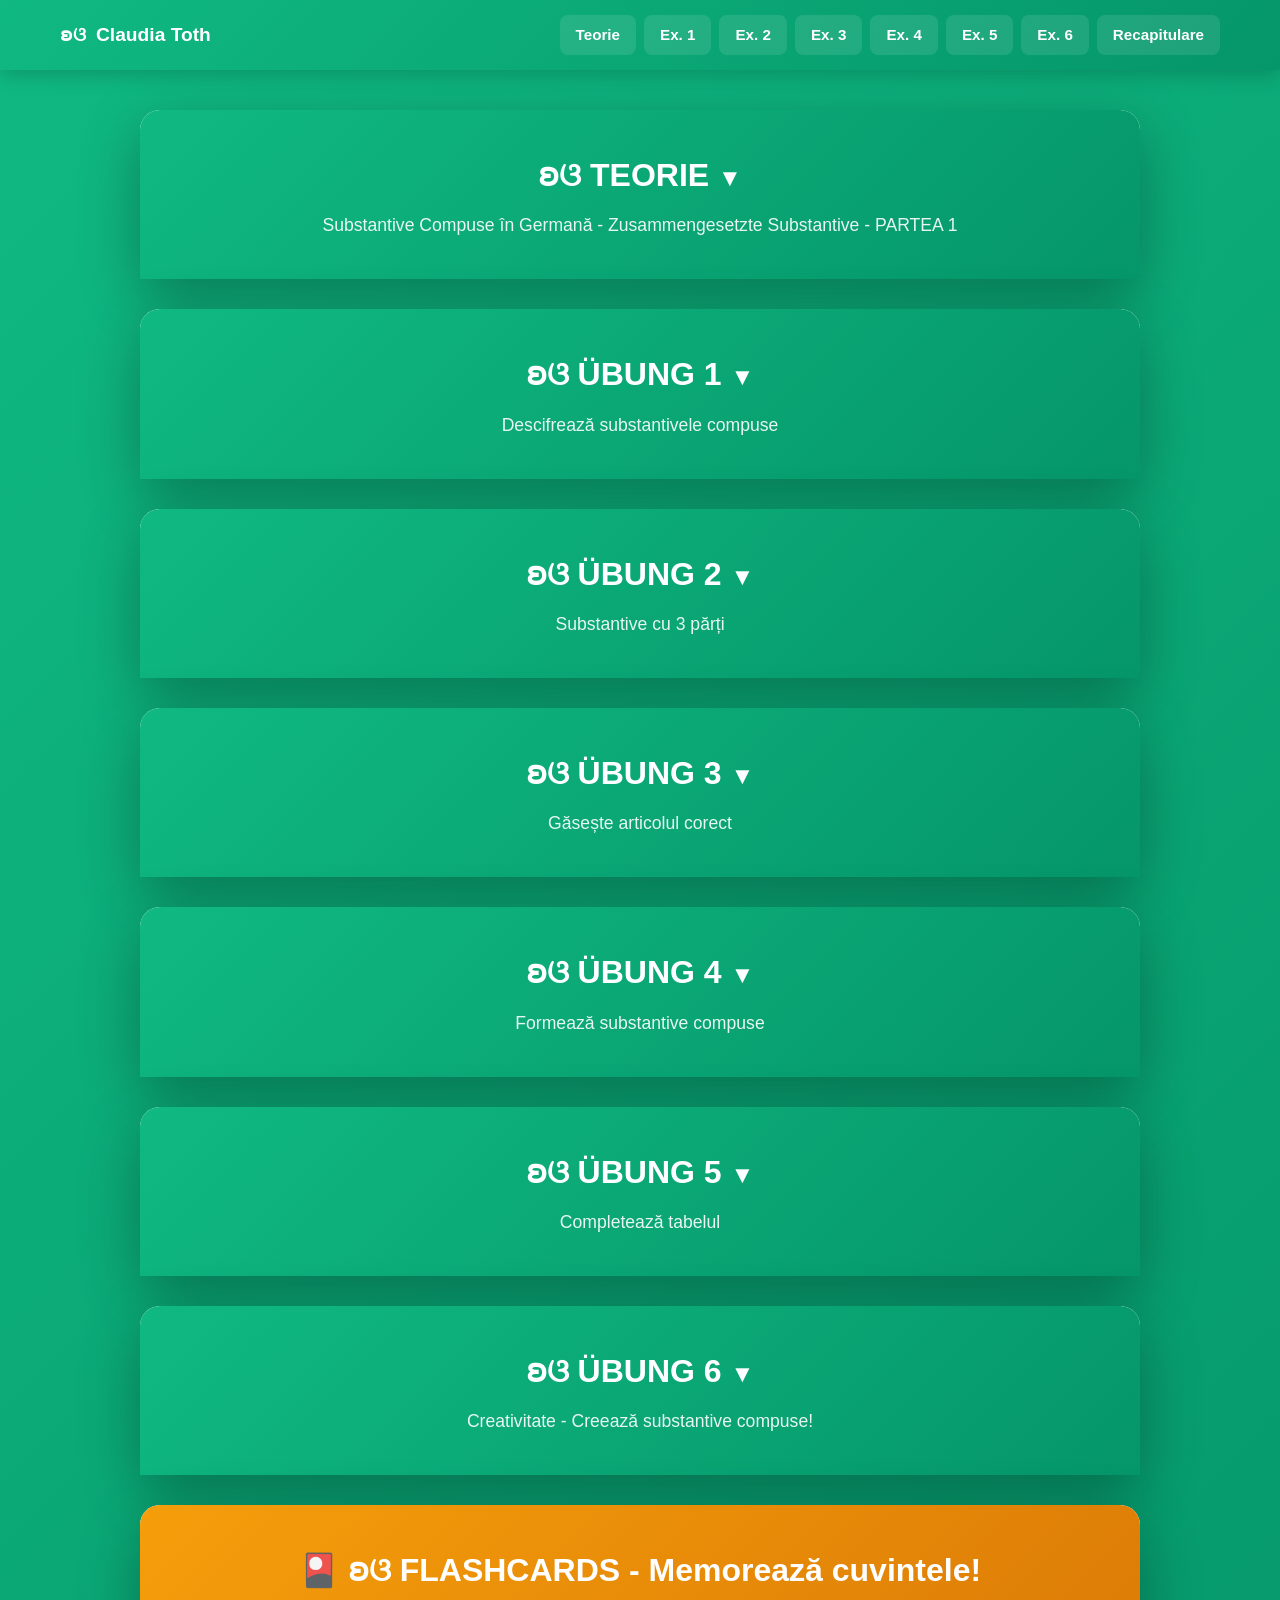
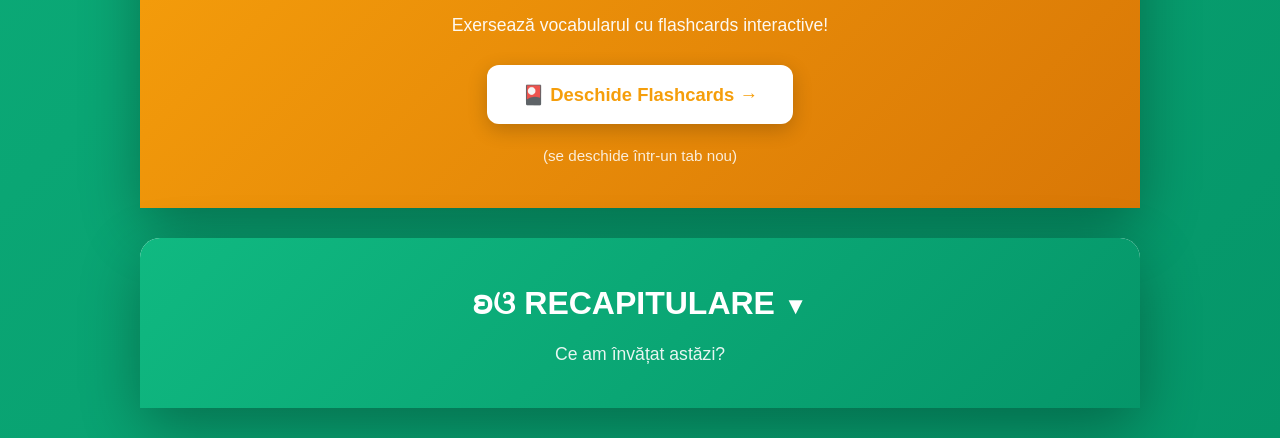
<file: index (4).html>
<!DOCTYPE html>
<html lang="ro">
<head>
    <meta charset="UTF-8">
    <meta name="viewport" content="width=device-width, initial-scale=1.0">
    <meta name="robots" content="noindex, nofollow">
    <title>Substantive Compuse în Germană - Workshop Complet</title>
    <style>
        * {
            margin: 0;
            padding: 0;
            box-sizing: border-box;
        }

        body {
            font-family: 'Segoe UI', Tahoma, Geneva, Verdana, sans-serif;
            background: linear-gradient(135deg, #10b981 0%, #059669 100%);
            line-height: 1.6;
            padding-top: 80px;
        }

        html {
            scroll-behavior: smooth;
        }

        /* Navigation Bar */
        .nav-menu {
            position: fixed;
            top: 0;
            left: 0;
            right: 0;
            background: linear-gradient(135deg, #10b981 0%, #059669 100%);
            box-shadow: 0 4px 20px rgba(0,0,0,0.2);
            z-index: 9999;
        }

        .nav-container {
            max-width: 1200px;
            margin: 0 auto;
            display: flex;
            align-items: center;
            justify-content: space-between;
            padding: 15px 20px;
            flex-wrap: wrap;
            gap: 10px;
        }

        .nav-logo {
            display: flex;
            align-items: center;
            gap: 10px;
            color: white;
            font-weight: bold;
            font-size: 1.2rem;
        }

        .nav-links {
            display: flex;
            gap: 8px;
            flex-wrap: wrap;
            align-items: center;
        }

        .nav-link {
            color: white;
            text-decoration: none;
            padding: 8px 16px;
            border-radius: 8px;
            font-size: 0.95rem;
            font-weight: 600;
            transition: all 0.3s;
            background: rgba(255,255,255,0.1);
            cursor: pointer;
        }

        .nav-link:hover {
            background: rgba(255,255,255,0.25);
            transform: translateY(-2px);
        }

        .nav-link.active {
            background: rgba(255,255,255,0.35);
        }

        /* Main Container */
        .container {
            max-width: 1000px;
            margin: 30px auto;
            background: white;
            border-radius: 20px;
            box-shadow: 0 20px 60px rgba(0,0,0,0.3);
        }

        .header {
            background: linear-gradient(135deg, #10b981 0%, #059669 100%);
            color: white;
            padding: 40px;
            text-align: center;
            border-radius: 20px 20px 0 0;
        }

        .header h1 {
            font-size: 2rem;
            margin-bottom: 10px;
        }

        .header p {
            font-size: 1.1rem;
            opacity: 0.9;
        }

        .content {
            padding: 40px;
        }

        /* Theory Sections */
        .section-header {
            background: linear-gradient(135deg, #10b981 0%, #059669 100%);
            color: white;
            padding: 20px 25px;
            border-radius: 12px;
            cursor: pointer;
            display: flex;
            justify-content: space-between;
            align-items: center;
            transition: transform 0.3s, box-shadow 0.3s;
            margin-bottom: 0;
        }

        .section-header:hover {
            transform: translateY(-2px);
            box-shadow: 0 8px 20px rgba(16, 185, 129, 0.4);
        }

        .section-header h3 {
            font-size: 1.3rem;
        }

        .arrow {
            font-size: 1.5rem;
            transition: transform 0.3s;
        }

        .arrow.rotated {
            transform: rotate(180deg);
        }

        .section-content {
            display: none;
            padding: 30px;
            background: #f0fdf4;
            border: 3px solid #10b981;
            border-top: none;
            border-radius: 0 0 12px 12px;
            margin-bottom: 20px;
        }

        .section-content.active {
            display: block;
        }

        .section {
            margin-bottom: 20px;
        }

        /* Exercise Items */
        .exercise-item {
            background: #f0fdf4;
            padding: 25px;
            border-radius: 12px;
            margin-bottom: 25px;
            border: 2px solid #e5e7eb;
            transition: all 0.3s;
        }

        .exercise-item.correct {
            border-color: #10b981;
            background: #d1fae5;
        }

        .exercise-item.incorrect {
            border-color: #ef4444;
            background: #fee2e2;
        }

        .exercise-number {
            display: inline-block;
            background: linear-gradient(135deg, #10b981 0%, #059669 100%);
            color: white;
            padding: 8px 16px;
            border-radius: 20px;
            font-weight: bold;
            margin-bottom: 15px;
        }

        .word-display {
            font-size: 1.3rem;
            font-weight: bold;
            color: #059669;
            margin-bottom: 20px;
        }

        /* Input Styles */
        .input-group {
            margin-bottom: 15px;
        }

        .input-group label {
            display: block;
            font-weight: 600;
            color: #374151;
            margin-bottom: 8px;
        }

        .input-row {
            display: flex;
            gap: 10px;
            align-items: center;
            margin-bottom: 15px;
            flex-wrap: wrap;
        }

        .article-input-wrapper {
            display: flex;
            align-items: center;
            gap: 5px;
            flex: 1;
            min-width: 180px;
        }

        .article-input-wrapper.break-line {
            flex-basis: 100%;
        }

        input[type="text"], select {
            padding: 12px 15px;
            border: 2px solid #d1d5db;
            border-radius: 8px;
            font-size: 1rem;
            transition: all 0.3s;
            flex: 1;
        }

        input[type="text"].small {
            max-width: 60px;
            flex: 0 0 60px;
        }

        select {
            cursor: pointer;
            appearance: none;
            background: white url("data:image/svg+xml,%3Csvg xmlns='http://www.w3.org/2000/svg' width='12' height='12' viewBox='0 0 12 12'%3E%3Cpath fill='%2310b981' d='M6 9L1 4h10z'/%3E%3C/svg%3E") no-repeat right 12px center;
            padding-right: 40px;
        }

        input:focus, select:focus {
            outline: none;
            border-color: #10b981;
            box-shadow: 0 0 0 3px rgba(16, 185, 129, 0.1);
        }

        input.correct, select.correct {
            border-color: #10b981;
            background: #ecfdf5;
        }

        input.incorrect, select.incorrect {
            border-color: #ef4444;
            background: #fef2f2;
        }

        .plus-sign {
            font-size: 1.5rem;
            color: #10b981;
            font-weight: bold;
        }

        /* Feedback */
        .feedback {
            display: none;
            margin-top: 15px;
            padding: 12px 15px;
            border-radius: 8px;
            font-weight: 600;
        }

        .feedback.show {
            display: block;
        }

        .feedback.correct {
            background: #d1fae5;
            color: #065f46;
            border-left: 4px solid #10b981;
        }

        .feedback.incorrect {
            background: #fee2e2;
            color: #991b1b;
            border-left: 4px solid #ef4444;
        }

        .correct-answer {
            margin-top: 10px;
            padding: 10px;
            background: #f0fdf4;
            border-radius: 6px;
            color: #065f46;
        }

        /* Buttons */
        .buttons {
            display: flex;
            gap: 15px;
            justify-content: center;
            margin-top: 40px;
            flex-wrap: wrap;
        }

        button {
            padding: 15px 40px;
            border: none;
            border-radius: 10px;
            font-size: 1.1rem;
            font-weight: 600;
            cursor: pointer;
            transition: all 0.3s;
        }

        .btn-check {
            background: linear-gradient(135deg, #10b981 0%, #059669 100%);
            color: white;
            box-shadow: 0 4px 15px rgba(16, 185, 129, 0.4);
        }

        .btn-check:hover {
            transform: translateY(-2px);
            box-shadow: 0 6px 20px rgba(16, 185, 129, 0.6);
        }

        .btn-reset {
            background: #6b7280;
            color: white;
        }

        .btn-reset:hover {
            background: #4b5563;
        }

        /* Score */
        .score {
            text-align: center;
            font-size: 1.5rem;
            font-weight: bold;
            padding: 20px;
            margin-top: 30px;
            background: linear-gradient(135deg, #fef3c7 0%, #fde68a 100%);
            border-radius: 12px;
            display: none;
        }

        .score.show {
            display: block;
        }

        /* Info Boxes */
        .example-box, .info-box {
            background: linear-gradient(135deg, #d1fae5 0%, #a7f3d0 100%);
            padding: 20px;
            border-radius: 12px;
            margin-bottom: 20px;
            border-left: 5px solid #10b981;
        }

        .example-box h3, .info-box h3 {
            color: #065f46;
            margin-bottom: 10px;
        }

        .example-box p, .info-box p {
            color: #1e293b;
            font-size: 1.05rem;
        }

        /* Ex 6 Styles */
        .all-variants {
            display: none;
            margin-top: 40px;
            padding-top: 40px;
            border-top: 3px solid #10b981;
        }

        .all-variants.show {
            display: block;
        }

        .variants-header {
            background: linear-gradient(135deg, #fbbf24 0%, #f59e0b 100%);
            color: white;
            padding: 25px;
            border-radius: 12px;
            text-align: center;
            margin-bottom: 30px;
        }

        .category {
            margin-bottom: 30px;
        }

        .category-header {
            background: linear-gradient(135deg, #10b981 0%, #059669 100%);
            color: white;
            padding: 15px 20px;
            border-radius: 10px;
            margin-bottom: 15px;
        }

        .category-header h3 {
            font-size: 1.3rem;
        }

        .arrow-ex6 {
            font-size: 1.5rem;
            transition: transform 0.3s;
            color: white;
        }

        .variants-grid {
            display: grid;
            grid-template-columns: repeat(auto-fill, minmax(300px, 1fr));
            gap: 15px;
        }

        .variant-card {
            background: #f0fdf4;
            padding: 15px;
            border-radius: 8px;
            border-left: 4px solid #10b981;
        }

        .variant-card strong {
            color: #059669;
            font-size: 1.1rem;
        }

        .variant-parts {
            color: #6b7280;
            font-size: 0.9rem;
            margin: 5px 0;
        }

        .words-list {
            background: white;
            padding: 15px;
            border-radius: 8px;
            margin-top: 15px;
        }

        .words-list p {
            margin-bottom: 8px;
        }

        /* Responsive */
        @media (max-width: 768px) {
            body {
                padding-top: 140px;
                padding: 10px;
                padding-top: 140px;
            }

            .nav-container {
                flex-direction: column;
            }

            .container {
                margin: 15px auto;
                border-radius: 15px;
            }

            .header {
                padding: 25px 20px;
                border-radius: 15px 15px 0 0;
            }

            .header h1 {
                font-size: 1.5rem;
            }

            .header p {
                font-size: 0.95rem;
            }

            .content {
                padding: 20px 15px;
            }

            .section-header h3 {
                font-size: 1.1rem;
            }

            .example-box, .info-box {
                padding: 15px;
                font-size: 0.95rem;
            }

            .exercise-item {
                padding: 15px;
            }

            .exercise-number {
                font-size: 0.9rem;
                padding: 6px 12px;
            }

            .word-display {
                font-size: 1.1rem;
            }

            .input-group label {
                font-size: 0.95rem;
            }

            .input-row {
                flex-direction: column;
                gap: 8px;
            }

            .article-input-wrapper {
                width: 100%;
                min-width: 100%;
            }

            input[type="text"], select {
                font-size: 0.95rem;
                padding: 10px 12px;
            }

            .plus-sign {
                display: none;
            }

            .feedback {
                font-size: 0.9rem;
                padding: 10px 12px;
            }

            .buttons {
                flex-direction: column;
                gap: 10px;
            }

            button {
                width: 100%;
                padding: 12px 20px;
                font-size: 1rem;
            }

            .score {
                font-size: 1.2rem;
                padding: 15px;
            }

            .variants-grid {
                grid-template-columns: 1fr;
            }

            .variant-card {
                padding: 12px;
            }

            .category-header h3 {
                font-size: 1.1rem;
            }
        }

        /* Extra small phones */
        @media (max-width: 480px) {
            .header h1 {
                font-size: 1.3rem;
            }

            .nav-link {
                font-size: 0.85rem;
                padding: 6px 10px;
            }

            .exercise-item {
                padding: 12px;
            }

            input[type="text"], select {
                font-size: 0.9rem;
            }
        }
    </style>
</head>
<body>
    <!-- Navigation Menu -->
    <nav class="nav-menu">
        <div class="nav-container">
            <div class="nav-logo">
                <span>ʚଓ</span>
                <span>Claudia Toth</span>
            </div>
            <div class="nav-links">
                <a href="#teorie" class="nav-link">Teorie</a>
                <a href="#ex1" class="nav-link">Ex. 1</a>
                <a href="#ex2" class="nav-link">Ex. 2</a>
                <a href="#ex3" class="nav-link">Ex. 3</a>
                <a href="#ex4" class="nav-link">Ex. 4</a>
                <a href="#ex5" class="nav-link">Ex. 5</a>
                <a href="#ex6" class="nav-link">Ex. 6</a>
                <a href="#recapitulare" class="nav-link">Recapitulare</a>
            </div>
        </div>
    </nav>

    <!-- TEORIE -->
    <div class="container" id="teorie">
        <div class="header" style="cursor: pointer;" onclick="toggleExercise('teorie')">
            <h1>ʚଓ TEORIE <span id="arrow-header-teorie" style="font-size: 1.5rem; transition: transform 0.3s;">▼</span></h1>
            <p>Substantive Compuse în Germană - Zusammengesetzte Substantive - PARTEA 1</p>
        </div>
        <div class="content" id="content-teorie" style="display: none;">
            <div class="section">
                <div class="section-header" onclick="toggleSection(0)">
                    <h3>CE SUNT SUBSTANTIVELE COMPUSE?</h3>
                    <span class="arrow">▼</span>
                </div>
                <div class="section-content">
                    <div class="example-box">
                        <h3>DEFINIȚIE</h3>
                        <p>Un substantiv compus este un substantiv format din <strong>cel puțin două cuvinte</strong> unite împreună.</p>
                    </div>
                    <div class="example-box">
                        <h3>Exemplu simplu în română:</h3>
                        <p>"copil" + "cameră" = "camera copiilor"</p>
                    </div>
                    <div class="example-box">
                        <h3>Exemplu în germană:</h3>
                        <p><strong>das Kind</strong> (copilul) + <strong>das Zimmer</strong> (camera) = <strong>das Kinderzimmer</strong> (camera copiilor)</p>
                    </div>
                </div>
            </div>

            <div class="section">
                <div class="section-header" onclick="toggleSection(1)">
                    <h3>DE CE SUNT IMPORTANTE?</h3>
                    <span class="arrow">▼</span>
                </div>
                <div class="section-content">
                    <div class="example-box">
                        <h3>1. Limba germană IUBEȘTE cuvintele compuse!</h3>
                        <p>Germanii creează constant cuvinte noi prin combinare. Este o caracteristică fundamentală a limbii!</p>
                    </div>
                    <div class="example-box">
                        <h3>2. Vocabular INFINIT!</h3>
                        <p>Când știi cum să formezi substantive compuse, vocabularul tău devine MULT mai mare! Nu mai trebuie să memorezi fiecare cuvânt separat.</p>
                    </div>
                    <div class="example-box">
                        <h3>3. Exprimare PRECISĂ!</h3>
                        <p>Poți descrie lucruri foarte specific:<br>
                        <strong>das Zimmer</strong> = camera (ce fel de cameră?)<br>
                        <strong>das Kinderzimmer</strong> = camera copiilor (AHA! Acum știm!)</p>
                    </div>
                </div>
            </div>

            <div class="section">
                <div class="section-header" onclick="toggleSection(2)">
                    <h3>REGULILE DE AUR</h3>
                    <span class="arrow">▼</span>
                </div>
                <div class="section-content">
                    <div class="example-box">
                        <h3>REGULA 1: Scris cu majusculă</h3>
                        <p>Un substantiv compus se scrie cu literă mare doar la început (ca orice substantiv german).</p>
                        <p style="margin-top: 10px;">✅ das Kinderzimmer<br>❌ das KinderZimmer</p>
                    </div>
                    <div class="example-box">
                        <h3>REGULA 2: Articolul ultimului cuvânt</h3>
                        <p>Substantivul compus ia articolul <strong>ultimului cuvânt</strong> (Grundwort - cuvântul de bază).</p>
                        <p style="margin-top: 15px;"><strong>Exemple:</strong><br>
                        • das Auto + <strong>die Tür</strong> = <strong>die</strong> Autotür (die de la Tür)<br>
                        • der Tee + <strong>die Kanne</strong> = <strong>die</strong> Teekanne (die de la Kanne)<br>
                        • die Sonne + <strong>der Schein</strong> = <strong>der</strong> Sonnenschein (der de la Schein)</p>
                        <p style="margin-top: 10px; font-weight: bold; color: #059669;">⚠️ Reține: Ultimul cuvânt DICTEAZĂ articolul!</p>
                    </div>
                    <div class="example-box">
                        <h3>REGULA 3: Primul descrie pe al doilea</h3>
                        <p>În substantivul compus:<br>
                        <strong>Primul cuvânt</strong> (Bestimmungswort) = DESCRIE<br>
                        <strong>Al doilea cuvânt</strong> (Grundwort) = este DESCRIS</p>
                        <p style="margin-top: 10px;"><strong>das Kinder|zimmer</strong><br>
                        Kind (copil) → descrie<br>
                        Zimmer (cameră) → ce fel de cameră? → camera COPIILOR</p>
                        <p style="margin-top: 10px;"><strong>die Auto|tür</strong><br>
                        Auto (mașină) → descrie<br>
                        Tür (ușă) → ce fel de ușă? → ușa MAȘINII</p>
                    </div>
                </div>
            </div>

            <div class="section">
                <div class="section-header" onclick="toggleSection(3)">
                    <h3>TIPUL 1: SUBSTANTIV + SUBSTANTIV</h3>
                    <span class="arrow">▼</span>
                </div>
                <div class="section-content">
                    <div class="example-box">
                        <h3>CUM FUNCȚIONEAZĂ?</h3>
                        <p>Pur și simplu așezi cuvintele unul după altul:</p>
                        <p style="text-align: center; font-size: 1.2rem; font-weight: bold; background: white; padding: 15px; border-radius: 8px; margin-top: 15px;">
                            SUBSTANTIV 1 + SUBSTANTIV 2 = SUBSTANTIV COMPUS
                        </p>
                    </div>
                    <div class="example-box">
                        <h3>EXEMPLE SIMPLE</h3>
                        <p><strong>1.</strong> das Auto + die Tür = <strong>die Autotür</strong> (ușa mașinii)</p>
                        <p><strong>2.</strong> der Tee + die Kanne = <strong>die Teekanne</strong> (ceainicul)</p>
                        <p><strong>3.</strong> das Haus + die Tür = <strong>die Haustür</strong> (ușa de la intrare a casei)</p>
                        <p><strong>4.</strong> der Fuß + der Ball = <strong>der Fußball</strong> (mingea de fotbal)</p>
                        <p><strong>5.</strong> die Blume + der Topf = <strong>der Blumentopf</strong> (ghiveciul)</p>
                    </div>
                    <div class="example-box">
                        <h3>EXEMPLE MAI COMPLEXE (3+ cuvinte!)</h3>
                        <p>Da, poți combina mai mult de 2 cuvinte!</p>
                        <p style="margin-top: 10px;"><strong>1.</strong> der Fuß + der Ball + das Spiel = <strong>das Fußballspiel</strong><br>
                        (meciul de fotbal)</p>
                        <p><strong>2.</strong> die Geburt + der Tag + das Geschenk = <strong>das Geburtstagsgeschenk</strong><br>
                        (cadoul de ziua de naștere)</p>
                        <p><strong>3.</strong> das Auto + die Bahn + der Hof = <strong>der Autobahnhof</strong><br>
                        (stația de autostradă / parcare)</p>
                    </div>
                </div>
            </div>

            <div class="section">
                <div class="section-header" onclick="toggleSection(4)">
                    <h3>CUM SĂ ÎNȚELEGI UN CUVÂNT LUNG?</h3>
                    <span class="arrow">▼</span>
                </div>
                <div class="section-content">
                    <div class="example-box">
                        <h3>Strategia în 3 pași:</h3>
                        <p><strong>PASUL 1:</strong> Împarte cuvântul în părți<br>
                        <strong>PASUL 2:</strong> Identifică ultimul cuvânt (Grundwort) → acesta îți dă ARTICOLUL și SENSUL PRINCIPAL<br>
                        <strong>PASUL 3:</strong> Citește de la DREAPTA la STÂNGA pentru a înțelege sensul complet</p>
                    </div>
                    <div class="example-box">
                        <h3>EXEMPLU: die Haustür</h3>
                        <p><strong>PASUL 1 - Împarte:</strong><br>Haus + Tür</p>
                        <p style="margin-top: 10px;"><strong>PASUL 2 - Ultimul cuvânt:</strong><br>
                        Tür (ușă) → articol <strong>die</strong><br>
                        Deci este vorba despre o UȘĂ</p>
                        <p style="margin-top: 10px;"><strong>PASUL 3 - Citește invers:</strong><br>
                        Ce fel de ușă? → Haus (casă)<br>
                        = ușa CASEI</p>
                        <p style="margin-top: 10px; font-weight: bold; background: white; padding: 10px; border-radius: 8px;">
                        ✓ Rezultat: die Haustür = ușa casei</p>
                    </div>
                </div>
            </div>

            <div class="section">
                <div class="section-header" onclick="toggleSection(5)">
                    <h3>LITERELE DE LEGĂTURĂ (Fugenelemente)</h3>
                    <span class="arrow">▼</span>
                </div>
                <div class="section-content">
                    <div class="example-box">
                        <h3>CE SUNT?</h3>
                        <p>Uneori, între cuvinte trebuie să inserezi o literă sau un grup de litere pentru ca substantivul să sune corect.</p>
                        <p style="margin-top: 10px;"><strong>Cele mai comune litere de legătură:</strong><br>
                        -e- | -(e)s- | -(e)n- | -er-</p>
                    </div>
                    <div class="example-box">
                        <h3>CÂND FOLOSIM -(e)s-?</h3>
                        <p>Literă de legătură -(e)s- apare adesea după substantive feminine terminate în -ung, -heit, -keit, -schaft:</p>
                        <p style="margin-top: 10px;"><strong>1.</strong> die Geburt + der Tag = <strong>der Geburtstag</strong><br>
                        die Geburt → Geburt<strong>s</strong>tag</p>
                        <p><strong>2.</strong> die Geburt + der Tag + das Geschenk = <strong>das Geburtstagsgeschenk</strong><br>
                        Geburtstag<strong>s</strong>geschenk</p>
                        <p><strong>3.</strong> die Arbeit + der Platz = <strong>der Arbeitsplatz</strong><br>
                        Arbeit<strong>s</strong>platz (locul de muncă)</p>
                    </div>
                    <div class="example-box">
                        <h3>CÂND FOLOSIM -(e)n-?</h3>
                        <p>Literă de legătură -(e)n- apare adesea după substantive feminine (acestea trec la plural, însă există și excepții - die Hand, die Tür):</p>
                        <p style="margin-top: 10px;"><strong>1.</strong> die Straße + die Bahn = <strong>die Straßenbahn</strong><br>
                        Straße<strong>n</strong>bahn (tramvaiul)</p>
                        <p><strong>2.</strong> die Blume + der Topf = <strong>der Blumentopf</strong><br>
                        Blume<strong>n</strong>topf (ghiveciul)</p>
                    </div>
                    <div class="example-box">
                        <h3>CÂND FOLOSIM -er-?</h3>
                        <p>Literă de legătură -er- apare adesea la plural:</p>
                        <p style="margin-top: 10px;"><strong>1.</strong> das Bild + das Buch = <strong>das Bilderbuch</strong><br>
                        das Bild (plural: Bilder) → Bild<strong>er</strong>buch<br>
                        (cartea ilustrată)</p>
                        <p><strong>2.</strong> das Kind + das Zimmer = <strong>das Kinderzimmer</strong><br>
                        das Kind (plural: Kinder) → Kind<strong>er</strong>zimmer<br>
                        (camera copiilor)</p>
                    </div>
                </div>
            </div>

            <div class="section">
                <div class="section-header" onclick="toggleSection(6)">
                    <h3>CEL MAI LUNG CUVÂNT COMPUS ÎN GERMANĂ</h3>
                    <span class="arrow">▼</span>
                </div>
                <div class="section-content">
                    <div class="example-box" style="text-align: center;">
                        <h3 style="font-size: 1.5rem; margin-bottom: 20px;">🏆 Cel mai lung cuvânt compus</h3>
                        <p style="font-size: 1.1rem; font-weight: bold; word-break: break-all; line-height: 1.8; color: #059669; margin: 20px 0;">
                            Rinderkennzeichnungsfleischetikettierungsüberwachungsaufgabenübertragungsgesetz
                        </p>
                        <p style="font-size: 1.4rem; font-weight: bold; color: #065f46; margin: 20px 0;">63 de litere!</p>
                        <p>(O lege care reglementa modul în care este etichetată carnea de vită în Germania - a fost în vigoare între 1999-2013)</p>
                    </div>
                    <div class="example-box">
                        <h3>Traducere:</h3>
                        <p>Legea privind transferul sarcinilor de monitorizare a etichetării cărnii de vită.</p>
                    </div>
                    <div class="example-box">
                        <h3>Compunere:</h3>
                        <p>• <strong>das Rind</strong> → vita / cornuta<br>
                        • <strong>die Kennzeichnung</strong> → marcarea / identificarea<br>
                        • <strong>das Fleisch</strong> → carnea<br>
                        • <strong>die Etikettierung</strong> → etichetarea<br>
                        • <strong>die Überwachung</strong> → supravegherea<br>
                        • <strong>die Aufgabe</strong> → sarcina / atribuția<br>
                        • <strong>die Übertragung</strong> → transferul / transmiterea<br>
                        • <strong>das Gesetz</strong> → legea</p>
                    </div>
                </div>
            </div>
        </div>
    </div>

    <!-- EX 1 -->
    <div class="container" id="ex1">
        <div class="header" style="cursor: pointer;" onclick="toggleExercise('ex1')">
            <h1>ʚଓ ÜBUNG 1 <span id="arrow-header-ex1" style="font-size: 1.5rem; transition: transform 0.3s;">▼</span></h1>
            <p>Descifrează substantivele compuse</p>
        </div>
        <div class="content" id="content-ex1" style="display: none;">
            <div class="example-box">
                <h3>📝 Exemplu:</h3>
                <p><strong>die Autotür</strong> → <strong>das Auto</strong> + <strong>die Tür</strong> → ușa mașinii</p>
            </div>
            <div id="exercises-ex1"></div>
            <div class="buttons">
                <button class="btn-check" onclick="checkAnswers('ex1')">✓ Verifică</button>
                <button class="btn-reset" onclick="resetExercise('ex1')">↻ Resetează</button>
            </div>
            <div class="score" id="score-ex1"></div>
        </div>
    </div>

    <!-- EX 2 -->
    <div class="container" id="ex2">
        <div class="header" style="cursor: pointer;" onclick="toggleExercise('ex2')">
            <h1>ʚଓ ÜBUNG 2 <span id="arrow-header-ex2" style="font-size: 1.5rem; transition: transform 0.3s;">▼</span></h1>
            <p>Substantive cu 3 părți</p>
        </div>
        <div class="content" id="content-ex2" style="display: none;">
            <div class="info-box">
                <h3>💡 Atenție!</h3>
                <p>Aceste substantive au <strong>3 părți</strong>! Al treilea cuvânt va fi pe rând nou.</p>
            </div>
            <div id="exercises-ex2"></div>
            <div class="buttons">
                <button class="btn-check" onclick="checkAnswers('ex2')">✓ Verifică</button>
                <button class="btn-reset" onclick="resetExercise('ex2')">↻ Resetează</button>
            </div>
            <div class="score" id="score-ex2"></div>
        </div>
    </div>

    <!-- EX 3 -->
    <div class="container" id="ex3">
        <div class="header" style="cursor: pointer;" onclick="toggleExercise('ex3')">
            <h1>ʚଓ ÜBUNG 3 <span id="arrow-header-ex3" style="font-size: 1.5rem; transition: transform 0.3s;">▼</span></h1>
            <p>Găsește articolul corect</p>
        </div>
        <div class="content" id="content-ex3" style="display: none;">
            <div class="info-box">
                <h3>⚡ Regula de aur:</h3>
                <p><strong>Articolul vine de la ULTIMUL cuvânt!</strong></p>
            </div>
            <div id="exercises-ex3"></div>
            <div class="buttons">
                <button class="btn-check" onclick="checkAnswers('ex3')">✓ Verifică</button>
                <button class="btn-reset" onclick="resetExercise('ex3')">↻ Resetează</button>
            </div>
            <div class="score" id="score-ex3"></div>
        </div>
    </div>

    <!-- EX 4 -->
    <div class="container" id="ex4">
        <div class="header" style="cursor: pointer;" onclick="toggleExercise('ex4')">
            <h1>ʚଓ ÜBUNG 4 <span id="arrow-header-ex4" style="font-size: 1.5rem; transition: transform 0.3s;">▼</span></h1>
            <p>Formează substantive compuse</p>
        </div>
        <div class="content" id="content-ex4" style="display: none;">
            <div class="info-box">
                <h3>📝 Exemplu:</h3>
                <p><strong>der Apfel + der Saft = der Apfelsaft</strong></p>
            </div>
            <div id="exercises-ex4"></div>
            <div class="buttons">
                <button class="btn-check" onclick="checkAnswers('ex4')">✓ Verifică</button>
                <button class="btn-reset" onclick="resetExercise('ex4')">↻ Resetează</button>
            </div>
            <div class="score" id="score-ex4"></div>
        </div>
    </div>

    <!-- EX 5 -->
    <div class="container" id="ex5">
        <div class="header" style="cursor: pointer;" onclick="toggleExercise('ex5')">
            <h1>ʚଓ ÜBUNG 5 <span id="arrow-header-ex5" style="font-size: 1.5rem; transition: transform 0.3s;">▼</span></h1>
            <p>Completează tabelul</p>
        </div>
        <div class="content" id="content-ex5" style="display: none;">
            <div class="info-box">
                <h3>📝 Instrucțiuni:</h3>
                <p>Completează substantivul compus și traducerea.</p>
            </div>
            <div id="exercises-ex5"></div>
            <div class="buttons">
                <button class="btn-check" onclick="checkAnswers('ex5')">✓ Verifică</button>
                <button class="btn-reset" onclick="resetExercise('ex5')">↻ Resetează</button>
            </div>
            <div class="score" id="score-ex5"></div>
        </div>
    </div>

    <!-- EX 6 -->
    <div class="container" id="ex6">
        <div class="header" style="cursor: pointer;" onclick="toggleExercise('ex6')">
            <h1>ʚଓ ÜBUNG 6 <span id="arrow-header-ex6" style="font-size: 1.5rem; transition: transform 0.3s;">▼</span></h1>
            <p>Creativitate - Creează substantive compuse!</p>
        </div>
        <div class="content" id="content-ex6" style="display: none;">
            <div class="info-box">
                <h3>🎨 Fii creativ!</h3>
                <p>Creează <strong>5 substantive compuse</strong> folosind cuvintele de mai jos.</p>
                <div class="words-list">
                    <p><strong>Grupa 1:</strong> das Haus, der Garten, die Tür, das Fenster, der Baum</p>
                    <p><strong>Grupa 2:</strong> das Buch, die Schule, der Lehrer, das Kind</p>
                    <p><strong>Grupa 3:</strong> die Sonne, der Regen, der Schnee, die Blume</p>
                </div>
            </div>
            <div id="exercises-ex6"></div>
            <div class="buttons">
                <button class="btn-check" onclick="showAllVariants()">🔍 Arată toate variantele</button>
                <button class="btn-reset" onclick="resetExercise('ex6')">↻ Resetează</button>
            </div>
            <div class="all-variants" id="allVariants">
                <div class="variants-header">
                    <h2>✨ Toate variantele posibile</h2>
                    <p>TOATE combinațiile cu cuvintele date!</p>
                </div>
                <div id="variantsContainer"></div>
            </div>
        </div>
    </div>

    
    <!-- FLASHCARDS BUTTON -->
    <div class="container" id="flashcards-link" style="scroll-margin-top: 100px;">
        <div class="header" style="background: linear-gradient(135deg, #f59e0b 0%, #d97706 100%); cursor: default;">
            <h1>🎴 ʚଓ FLASHCARDS - Memorează cuvintele!</h1>
            <p style="margin-top: 15px; font-size: 1.1rem; opacity: 0.95;">
                Exersează vocabularul cu flashcards interactive!
            </p>
            <a href="flashcards.html" target="_blank" style="
                display: inline-block;
                background: white;
                color: #f59e0b;
                padding: 15px 35px;
                border-radius: 12px;
                text-decoration: none;
                font-weight: bold;
                font-size: 1.15rem;
                margin-top: 25px;
                transition: all 0.3s;
                box-shadow: 0 6px 20px rgba(0,0,0,0.2);
            " onmouseover="this.style.transform='translateY(-3px)'; this.style.boxShadow='0 9px 28px rgba(0,0,0,0.3)';" 
               onmouseout="this.style.transform='translateY(0)'; this.style.boxShadow='0 6px 20px rgba(0,0,0,0.2)';">
                🎴 Deschide Flashcards →
            </a>
            <p style="margin-top: 20px; font-size: 0.95rem; opacity: 0.85;">
                (se deschide într-un tab nou)
            </p>
        </div>
    </div>

<!-- RECAPITULARE -->
    <div class="container" id="recapitulare">
        <div class="header" style="cursor: pointer;" onclick="toggleExercise('recapitulare')">
            <h1>ʚଓ RECAPITULARE <span id="arrow-header-recapitulare" style="font-size: 1.5rem; transition: transform 0.3s;">▼</span></h1>
            <p>Ce am învățat astăzi?</p>
        </div>
        <div class="content" id="content-recapitulare" style="display: none;">
            <div class="example-box">
                <h3>✓ Substantive compuse</h3>
                <p>Cuvinte formate din <strong>2+ cuvinte</strong></p>
            </div>
            <div class="example-box">
                <h3>✓ Regulile</h3>
                <p>Articolul ultimului cuvânt | Primul descrie pe al doilea</p>
            </div>
            <div class="example-box">
                <h3>★ FELICITĂRI!</h3>
                <p><strong>Viel Erfolg!</strong></p>
            </div>
        </div>
    </div>

    <script>
        // Data
        const exercisesEx1 = [
            { word: "die Autobahn", article1: "das", part1: "Auto", article2: "die", part2: "Bahn", translation: "autostrada" },
            { word: "der Autoschlüssel", article1: "das", part1: "Auto", article2: "der", part2: "Schlüssel", translation: "cheia mașinii" },
            { word: "der Bahnhof", article1: "die", part1: "Bahn", article2: "der", part2: "Hof", translation: "gara" },
            { word: "der Blumenstrauß", article1: "die", part1: "Blume", article2: "der", part2: "Strauß", translation: "buchetul de flori" },
            { word: "der Briefkasten", article1: "der", part1: "Brief", article2: "der", part2: "Kasten", translation: "cutia poștală" },
            { word: "das Gartenhaus", article1: "der", part1: "Garten", article2: "das", part2: "Haus", translation: "casa din grădină" }
        ];

        const exercisesEx2 = [
            { word: "der Haustürschlüssel", article1: "das", part1: "Haus", article2: "die", part2: "Tür", article3: "der", part3: "Schlüssel", translation: "cheia ușii de la intrare" },
            { word: "der Kindergartenlehrer", article1: "das", part1: "Kind", article2: "der", part2: "Garten", article3: "der", part3: "Lehrer", translation: "educatorul de grădiniță" },
            { word: "die Weihnachtsmarktbude", article1: "die", part1: "Weihnacht", article2: "der", part2: "Markt", article3: "die", part3: "Bude", translation: "standurile de la târgul de Crăciun" },
            { word: "das Geburtstagskind", article1: "der", part1: "Geburtstag", article2: "das", part2: "Kind", article3: "", part3: "", translation: "copilul care își sărbătorește ziua de naștere", note: true },
            { word: "das Autobahndreieck", article1: "das", part1: "Auto", article2: "die", part2: "Bahn", article3: "das", part3: "Dreieck", translation: "intersecția de autostrăzi" },
            { word: "der Fußballspieler", article1: "der", part1: "Fuß", article2: "der", part2: "Ball", article3: "der", part3: "Spieler", translation: "jucătorul de fotbal" }
        ];

        const exercisesEx3 = [
            { word1: "Haus", article1: "das", word2: "Tür", article2: "die", compound: "Haustür", correct: "die" },
            { word1: "Garten", article1: "der", word2: "Haus", article2: "das", compound: "Gartenhaus", correct: "das" },
            { word1: "Blume", article1: "die", word2: "Topf", article2: "der", compound: "Blumentopf", correct: "der" },
            { word1: "Tisch", article1: "der", word2: "Decke", article2: "die", compound: "Tischdecke", correct: "die" },
            { word1: "Tennis", article1: "das", word2: "Ball", article2: "der", compound: "Tennisball", correct: "der" },
            { word1: "Woche", article1: "die", word2: "Ende", article2: "das", compound: "Wochenende", correct: "das" }
        ];

        const exercisesEx4 = [
            { word1: "der Apfel", word2: "der Kuchen", compound: "Apfelkuchen", article: "der", translation: "prăjitura cu mere" },
            { word1: "die Reise", word2: "die Tasche", compound: "Reisetasche", article: "die", translation: "geanta de voiaj" },
            { word1: "das Fahrrad", word2: "der Weg", compound: "Fahrradweg", article: "der", translation: "pista de biciclete" },
            { word1: "die Hand", word2: "der Ball", compound: "Handball", article: "der", translation: "handbalul" },
            { word1: "die Sonne", word2: "der Schein", compound: "Sonnenschein", article: "der", translation: "strălucirea soarelui" }
        ];

        const exercisesEx5 = [
            { word1: "das Haus", word2: "das Tier", compound: "das Haustier", translation: "animalul de casă" },
            { word1: "das Kleid", word2: "der Schrank", compound: "der Kleiderschrank", translation: "dulapul de haine" },
            { word1: "der Brief", word2: "der Kasten", compound: "der Briefkasten", translation: "cutia poștală" },
            { word1: "die Arbeit", word2: "der Platz", compound: "der Arbeitsplatz", translation: "locul de muncă" },
            { word1: "die Straße", word2: "die Bahn", compound: "die Straßenbahn", translation: "tramvaiul" }
        ];

        const allVariants = {
            "Grupa 1: Haus, Garten, Tür, Fenster, Baum": [
                { word: "die Haustür", parts: "das Haus + die Tür", translation: "ușa de la intrare" },
                { word: "das Hausfenster", parts: "das Haus + das Fenster", translation: "fereastra casei" },
                { word: "der Hausbaum", parts: "das Haus + der Baum", translation: "copacul casei" },
                { word: "das Gartenhaus", parts: "der Garten + das Haus", translation: "casa din grădină" },
                { word: "die Gartentür", parts: "der Garten + die Tür", translation: "poarta grădinii" },
                { word: "das Gartenfenster", parts: "der Garten + das Fenster", translation: "fereastra spre grădină" },
                { word: "der Gartenbaum", parts: "der Garten + der Baum", translation: "copacul din grădină" },
                { word: "das Türfenster", parts: "die Tür + das Fenster", translation: "fereastra ușii" },
                { word: "das Baumhaus", parts: "der Baum + das Haus", translation: "casa din copac" },
                { word: "die Gartenhaustür", parts: "der Garten + das Haus + die Tür", translation: "ușa casei din grădină" },
                { word: "das Gartenhausfenster", parts: "der Garten + das Haus + das Fenster", translation: "fereastra casei din grădină" },
                { word: "die Baumhaustür", parts: "der Baum + das Haus + die Tür", translation: "ușa casei din copac" },
                { word: "das Baumhausfenster", parts: "der Baum + das Haus + das Fenster", translation: "fereastra casei din copac" }
            ],
            "Grupa 2: Buch, Schule, Lehrer, Kind": [
                { word: "das Schulbuch", parts: "die Schule + das Buch", translation: "manualul școlar" },
                { word: "der Schullehrer", parts: "die Schule + der Lehrer", translation: "profesorul de școală" },
                { word: "das Schulkind", parts: "die Schule + das Kind", translation: "copilul școlar" },
                { word: "das Lehrerbuch", parts: "der Lehrer + das Buch", translation: "cartea profesorului" },
                { word: "der Kinderschullehrer", parts: "das Kind + die Schule + der Lehrer", translation: "profesorul școlii pentru copii" },
                { word: "das Lehrerkind", parts: "der Lehrer + das Kind", translation: "copilul profesorului" },
                { word: "das Kinderbuch", parts: "das Kind + das Buch", translation: "cartea pentru copii" },
                { word: "die Kinderschule", parts: "das Kind + die Schule", translation: "școala pentru copii" },
                { word: "der Kinderlehrer", parts: "das Kind + der Lehrer", translation: "profesorul pentru copii" },
                { word: "das Schulkinderbuch", parts: "die Schule + das Kind + das Buch", translation: "cartea pentru copiii școlari" }
            ],
            "Grupa 3: Sonne, Regen, Schnee, Blume": [
                { word: "die Sonnenblume", parts: "die Sonne + die Blume", translation: "floarea-soarelui" },
                { word: "der Sonnenregen", parts: "die Sonne + der Regen", translation: "ploaia cu soare" },
                { word: "der Sonnenschnee", parts: "die Sonne + der Schnee", translation: "zăpadă la soare" },
                { word: "die Regenblume", parts: "der Regen + die Blume", translation: "floare de ploaie" },
                { word: "der Regenschnee", parts: "der Regen + der Schnee", translation: "lapoviță" },
                { word: "die Schneeblume", parts: "der Schnee + die Blume", translation: "floare de zăpadă" },
                { word: "der Blumenregen", parts: "die Blume + der Regen", translation: "ploaia de flori" },
                { word: "der Blumenschnee", parts: "die Blume + der Schnee", translation: "zăpadă de flori" }
            ],
            "Combinații între grupe": [
                { word: "das Schulhaus", parts: "die Schule + das Haus", translation: "clădirea școlii" },
                { word: "die Schultür", parts: "die Schule + die Tür", translation: "ușa școlii" },
                { word: "das Schulfenster", parts: "die Schule + das Fenster", translation: "fereastra școlii" },
                { word: "die Baumschule", parts: "der Baum + die Schule", translation: "pepiniera" },
                { word: "der Schulbaum", parts: "die Schule + der Baum", translation: "copacul școlii" },
                { word: "die Gartenblume", parts: "der Garten + die Blume", translation: "floarea de grădină" },
                { word: "das Blumenhaus", parts: "die Blume + das Haus", translation: "casa florilor / sera" },
                { word: "der Blumengarten", parts: "die Blume + der Garten", translation: "grădina de flori" },
                { word: "die Blumentür", parts: "die Blume + die Tür", translation: "ușa cu flori" },
                { word: "das Blumenfenster", parts: "die Blume + das Fenster", translation: "fereastra cu flori" },
                { word: "der Sonnenbaum", parts: "die Sonne + der Baum", translation: "copac expus la soare" },
                { word: "der Sonnengarten", parts: "die Sonne + der Garten", translation: "grădina însorită" },
                { word: "das Blumenbuch", parts: "die Blume + das Buch", translation: "cartea despre flori" },
                { word: "die Blumenschule", parts: "die Blume + die Schule", translation: "școala de floricultură" },
                { word: "das Blumenkind", parts: "die Blume + das Kind", translation: "copilul floare" },
                { word: "der Blumenlehrer", parts: "die Blume + der Lehrer", translation: "profesorul de floricultură" },
                { word: "das Gartentor", parts: "der Garten + die Tür", translation: "poarta grădinii" },
                { word: "das Haustor", parts: "das Haus + die Tür", translation: "poarta casei" }
            ]
        };

        // Initialize
        function initEx1() {
            const container = document.getElementById('exercises-ex1');
            exercisesEx1.forEach((ex, i) => {
                const div = document.createElement('div');
                div.className = 'exercise-item';
                div.id = `ex1-${i}`;
                div.innerHTML = `
                    <div class="exercise-number">Ex. ${i + 1}</div>
                    <div class="word-display">${ex.word}</div>
                    <div class="input-group">
                        <label>Împărțire:</label>
                        <div class="input-row">
                            <div class="article-input-wrapper">
                                <input type="text" id="a1-ex1-${i}" placeholder="art." class="small">
                                <input type="text" id="p1-ex1-${i}" placeholder="Cuvânt 1">
                            </div>
                            <span class="plus-sign">+</span>
                            <div class="article-input-wrapper">
                                <input type="text" id="a2-ex1-${i}" placeholder="art." class="small">
                                <input type="text" id="p2-ex1-${i}" placeholder="Cuvânt 2">
                            </div>
                        </div>
                    </div>
                    <div class="input-group">
                        <label>Traducere:</label>
                        <input type="text" id="t-ex1-${i}" placeholder="Traducerea">
                    </div>
                    <div class="feedback" id="f-ex1-${i}"></div>
                `;
                container.appendChild(div);
            });
        }

        function initEx2() {
            const container = document.getElementById('exercises-ex2');
            exercisesEx2.forEach((ex, i) => {
                const div = document.createElement('div');
                div.className = 'exercise-item';
                div.id = `ex2-${i}`;
                
                let inputs = `
                    <div class="article-input-wrapper">
                        <input type="text" id="a1-ex2-${i}" placeholder="art." class="small">
                        <input type="text" id="p1-ex2-${i}" placeholder="Cuv. 1">
                    </div>
                    <span class="plus-sign">+</span>
                    <div class="article-input-wrapper">
                        <input type="text" id="a2-ex2-${i}" placeholder="art." class="small">
                        <input type="text" id="p2-ex2-${i}" placeholder="Cuv. 2">
                    </div>
                `;
                
                if (ex.part3) {
                    inputs += `
                        <span class="plus-sign">+</span>
                        <div class="article-input-wrapper break-line">
                            <input type="text" id="a3-ex2-${i}" placeholder="art." class="small">
                            <input type="text" id="p3-ex2-${i}" placeholder="Cuv. 3">
                        </div>
                    `;
                }
                
                div.innerHTML = `
                    <div class="exercise-number">Ex. ${i + 1}</div>
                    <div class="word-display">${ex.word}</div>
                    <div class="input-group">
                        <label>Împărțire:</label>
                        <div class="input-row">${inputs}</div>
                        ${ex.note ? '<p style="color: #059669; font-size: 0.9rem; font-style: italic;">💡 Acest cuvânt are doar 2 părți</p>' : ''}
                    </div>
                    <div class="input-group">
                        <label>Traducere:</label>
                        <input type="text" id="t-ex2-${i}" placeholder="Traducerea">
                    </div>
                    <div class="feedback" id="f-ex2-${i}"></div>
                `;
                container.appendChild(div);
            });
        }

        function initEx3() {
            const container = document.getElementById('exercises-ex3');
            exercisesEx3.forEach((ex, i) => {
                const div = document.createElement('div');
                div.className = 'exercise-item';
                div.id = `ex3-${i}`;
                div.innerHTML = `
                    <div class="exercise-number">${i + 1}</div>
                    <div style="color: #6b7280; margin-bottom: 10px;">${ex.word1} (${ex.article1}) + ${ex.word2} (${ex.article2})</div>
                    <div style="display: flex; gap: 10px; align-items: center;">
                        <select id="a-ex3-${i}">
                            <option value="">?</option>
                            <option value="der">der</option>
                            <option value="die">die</option>
                            <option value="das">das</option>
                        </select>
                        <span style="font-weight: bold; color: #059669;">${ex.compound}</span>
                    </div>
                    <div class="feedback" id="f-ex3-${i}"></div>
                `;
                container.appendChild(div);
            });
        }

        function initEx4() {
            const container = document.getElementById('exercises-ex4');
            exercisesEx4.forEach((ex, i) => {
                const div = document.createElement('div');
                div.className = 'exercise-item';
                div.id = `ex4-${i}`;
                div.innerHTML = `
                    <div class="exercise-number">Ex. ${i + 1}</div>
                    <div style="margin-bottom: 15px;"><strong>${ex.word1}</strong> + <strong>${ex.word2}</strong> =</div>
                    <div style="display: flex; gap: 10px; margin-bottom: 15px;">
                        <select id="a-ex4-${i}">
                            <option value="">?</option>
                            <option value="der">der</option>
                            <option value="die">die</option>
                            <option value="das">das</option>
                        </select>
                        <span style="font-weight: bold; color: #059669;">${ex.compound}</span>
                    </div>
                    <div class="input-group">
                        <label>Traducere:</label>
                        <input type="text" id="t-ex4-${i}" placeholder="Traducerea">
                    </div>
                    <div class="feedback" id="f-ex4-${i}"></div>
                `;
                container.appendChild(div);
            });
        }

        function initEx5() {
            const container = document.getElementById('exercises-ex5');
            exercisesEx5.forEach((ex, i) => {
                const div = document.createElement('div');
                div.className = 'exercise-item';
                div.id = `ex5-${i}`;
                div.innerHTML = `
                    <div class="exercise-number">Ex. ${i + 1}</div>
                    <div style="background: #d1fae5; padding: 15px; border-radius: 8px; margin-bottom: 15px;">
                        <strong>Cuvânt 1:</strong> ${ex.word1} | <strong>Cuvânt 2:</strong> ${ex.word2}
                    </div>
                    <div class="input-group">
                        <label>Substantiv compus:</label>
                        <input type="text" id="c-ex5-${i}" placeholder="ex: das Gartenhaus">
                    </div>
                    <div class="input-group">
                        <label>Traducere:</label>
                        <input type="text" id="t-ex5-${i}" placeholder="Traducerea">
                    </div>
                    <div class="feedback" id="f-ex5-${i}"></div>
                `;
                container.appendChild(div);
            });
        }

        function initEx6() {
            const container = document.getElementById('exercises-ex6');
            for (let i = 0; i < 5; i++) {
                const div = document.createElement('div');
                div.className = 'exercise-item';
                div.innerHTML = `
                    <div class="exercise-number">Combinația ${i + 1}</div>
                    <div class="input-row">
                        <input type="text" id="w1-ex6-${i}" placeholder="Cuvânt 1 (cu articol)">
                        <span class="plus-sign">+</span>
                        <input type="text" id="w2-ex6-${i}" placeholder="Cuvânt 2 (cu articol)">
                        <span class="plus-sign">=</span>
                        <input type="text" id="c-ex6-${i}" placeholder="Compus">
                    </div>
                    <div class="input-group">
                        <label>Traducere:</label>
                        <input type="text" id="t-ex6-${i}" placeholder="Traducerea">
                    </div>
                `;
                container.appendChild(div);
            }
        }

        function toggleSection(i) {
            const contents = document.querySelectorAll('.section-content');
            const arrows = document.querySelectorAll('.arrow');
            contents[i].classList.toggle('active');
            arrows[i].classList.toggle('rotated');
        }

        function normalizeString(s) {
            return s.trim().toLowerCase().normalize("NFD").replace(/[\u0300-\u036f]/g, "");
        }

        function checkAnswers(id) {
            if (id === 'ex1') checkEx1();
            if (id === 'ex2') checkEx2();
            if (id === 'ex3') checkEx3();
            if (id === 'ex4') checkEx4();
            if (id === 'ex5') checkEx5();
        }

        function checkEx1() {
            let correct = 0;
            exercisesEx1.forEach((ex, i) => {
                const isCorrect = 
                    normalizeString(document.getElementById(`a1-ex1-${i}`).value) === normalizeString(ex.article1) &&
                    normalizeString(document.getElementById(`p1-ex1-${i}`).value) === normalizeString(ex.part1) &&
                    normalizeString(document.getElementById(`a2-ex1-${i}`).value) === normalizeString(ex.article2) &&
                    normalizeString(document.getElementById(`p2-ex1-${i}`).value) === normalizeString(ex.part2) &&
                    normalizeString(document.getElementById(`t-ex1-${i}`).value) === normalizeString(ex.translation);
                
                document.getElementById(`ex1-${i}`).className = isCorrect ? 'exercise-item correct' : 'exercise-item incorrect';
                document.getElementById(`f-ex1-${i}`).className = isCorrect ? 'feedback correct show' : 'feedback incorrect show';
                document.getElementById(`f-ex1-${i}`).innerHTML = isCorrect ? '✓ Corect!' : `✗ ${ex.article1} ${ex.part1} + ${ex.article2} ${ex.part2} = ${ex.translation}`;
                if (isCorrect) correct++;
            });
            showScore('ex1', correct, exercisesEx1.length);
        }

        function checkEx2() {
            let correct = 0;
            exercisesEx2.forEach((ex, i) => {
                let isCorrect = 
                    normalizeString(document.getElementById(`a1-ex2-${i}`).value) === normalizeString(ex.article1) &&
                    normalizeString(document.getElementById(`p1-ex2-${i}`).value) === normalizeString(ex.part1) &&
                    normalizeString(document.getElementById(`a2-ex2-${i}`).value) === normalizeString(ex.article2) &&
                    normalizeString(document.getElementById(`p2-ex2-${i}`).value) === normalizeString(ex.part2) &&
                    normalizeString(document.getElementById(`t-ex2-${i}`).value) === normalizeString(ex.translation);
                
                if (ex.part3) {
                    isCorrect = isCorrect &&
                        normalizeString(document.getElementById(`a3-ex2-${i}`).value) === normalizeString(ex.article3) &&
                        normalizeString(document.getElementById(`p3-ex2-${i}`).value) === normalizeString(ex.part3);
                }
                
                document.getElementById(`ex2-${i}`).className = isCorrect ? 'exercise-item correct' : 'exercise-item incorrect';
                document.getElementById(`f-ex2-${i}`).className = isCorrect ? 'feedback correct show' : 'feedback incorrect show';
                
                if (isCorrect) {
                    document.getElementById(`f-ex2-${i}`).innerHTML = '✓ Perfect!';
                } else {
                    let correctAnswer = ex.part3 
                        ? `${ex.article1} ${ex.part1} + ${ex.article2} ${ex.part2} + ${ex.article3} ${ex.part3} = ${ex.translation}`
                        : `${ex.article1} ${ex.part1} + ${ex.article2} ${ex.part2} = ${ex.translation}`;
                    document.getElementById(`f-ex2-${i}`).innerHTML = `✗ Răspuns corect: ${correctAnswer}`;
                }
                
                if (isCorrect) correct++;
            });
            showScore('ex2', correct, exercisesEx2.length);
        }

        function checkEx3() {
            let correct = 0;
            exercisesEx3.forEach((ex, i) => {
                const isCorrect = document.getElementById(`a-ex3-${i}`).value === ex.correct;
                document.getElementById(`ex3-${i}`).className = isCorrect ? 'exercise-item correct' : 'exercise-item incorrect';
                document.getElementById(`f-ex3-${i}`).className = isCorrect ? 'feedback correct show' : 'feedback incorrect show';
                document.getElementById(`f-ex3-${i}`).innerHTML = isCorrect ? '✓ Corect!' : `✗ Articolul corect: ${ex.correct}`;
                if (isCorrect) correct++;
            });
            showScore('ex3', correct, exercisesEx3.length);
        }

        function checkEx4() {
            let correct = 0;
            exercisesEx4.forEach((ex, i) => {
                const isCorrect = 
                    document.getElementById(`a-ex4-${i}`).value === ex.article &&
                    normalizeString(document.getElementById(`t-ex4-${i}`).value) === normalizeString(ex.translation);
                
                document.getElementById(`ex4-${i}`).className = isCorrect ? 'exercise-item correct' : 'exercise-item incorrect';
                document.getElementById(`f-ex4-${i}`).className = isCorrect ? 'feedback correct show' : 'feedback incorrect show';
                document.getElementById(`f-ex4-${i}`).innerHTML = isCorrect ? '✓ Perfect!' : `✗ ${ex.article} ${ex.compound} = ${ex.translation}`;
                if (isCorrect) correct++;
            });
            showScore('ex4', correct, exercisesEx4.length);
        }

        function checkEx5() {
            let correct = 0;
            exercisesEx5.forEach((ex, i) => {
                const isCorrect = 
                    normalizeString(document.getElementById(`c-ex5-${i}`).value) === normalizeString(ex.compound) &&
                    normalizeString(document.getElementById(`t-ex5-${i}`).value) === normalizeString(ex.translation);
                
                document.getElementById(`ex5-${i}`).className = isCorrect ? 'exercise-item correct' : 'exercise-item incorrect';
                document.getElementById(`f-ex5-${i}`).className = isCorrect ? 'feedback correct show' : 'feedback incorrect show';
                document.getElementById(`f-ex5-${i}`).innerHTML = isCorrect ? '✓ Corect!' : `✗ ${ex.compound} = ${ex.translation}`;
                if (isCorrect) correct++;
            });
            showScore('ex5', correct, exercisesEx5.length);
        }

        function showScore(id, correct, total) {
            const score = document.getElementById(`score-${id}`);
            const pct = Math.round((correct / total) * 100);
            const emoji = pct === 100 ? '🎉' : pct >= 80 ? '👏' : pct >= 60 ? '👍' : '💪';
            score.innerHTML = `${emoji} Scor: ${correct} / ${total} (${pct}%)`;
            score.className = 'score show';
        }

        function showAllVariants() {
            const container = document.getElementById('variantsContainer');
            container.innerHTML = '';
            
            Object.keys(allVariants).forEach((cat, index) => {
                const categoryDiv = document.createElement('div');
                categoryDiv.className = 'category';
                
                const header = document.createElement('div');
                header.className = 'category-header';
                header.style.cursor = 'pointer';
                header.style.display = 'flex';
                header.style.justifyContent = 'space-between';
                header.style.alignItems = 'center';
                header.onclick = () => toggleCategoryEx6(index);
                header.innerHTML = `<h3>${cat}</h3><span class="arrow-ex6" id="arrow-ex6-${index}">▼</span>`;
                
                const grid = document.createElement('div');
                grid.className = 'variants-grid';
                grid.id = `grid-ex6-${index}`;
                grid.style.display = 'none';
                
                allVariants[cat].forEach(v => {
                    const card = document.createElement('div');
                    card.className = 'variant-card';
                    card.innerHTML = `
                        <strong>${v.word}</strong>
                        <div class="variant-parts">${v.parts}</div>
                        <div>${v.translation}</div>
                    `;
                    grid.appendChild(card);
                });
                
                categoryDiv.appendChild(header);
                categoryDiv.appendChild(grid);
                container.appendChild(categoryDiv);
            });
            
            document.getElementById('allVariants').className = 'all-variants show';
        }

        function toggleCategoryEx6(index) {
            const grid = document.getElementById(`grid-ex6-${index}`);
            const arrow = document.getElementById(`arrow-ex6-${index}`);
            
            if (grid.style.display === 'none') {
                grid.style.display = 'grid';
                arrow.style.transform = 'rotate(180deg)';
            } else {
                grid.style.display = 'none';
                arrow.style.transform = 'rotate(0deg)';
            }
        }

        function resetExercise(id) {
            if (id === 'ex1') exercisesEx1.forEach((_, i) => {
                ['a1', 'p1', 'a2', 'p2', 't'].forEach(f => document.getElementById(`${f}-ex1-${i}`).value = '');
                document.getElementById(`ex1-${i}`).className = 'exercise-item';
                document.getElementById(`f-ex1-${i}`).className = 'feedback';
            });
            if (id === 'ex2') exercisesEx2.forEach((ex, i) => {
                ['a1', 'p1', 'a2', 'p2', 't'].forEach(f => document.getElementById(`${f}-ex2-${i}`).value = '');
                if (ex.part3) ['a3', 'p3'].forEach(f => document.getElementById(`${f}-ex2-${i}`).value = '');
                document.getElementById(`ex2-${i}`).className = 'exercise-item';
                document.getElementById(`f-ex2-${i}`).className = 'feedback';
            });
            if (id === 'ex3') exercisesEx3.forEach((_, i) => {
                document.getElementById(`a-ex3-${i}`).value = '';
                document.getElementById(`ex3-${i}`).className = 'exercise-item';
                document.getElementById(`f-ex3-${i}`).className = 'feedback';
            });
            if (id === 'ex4') exercisesEx4.forEach((_, i) => {
                ['a', 't'].forEach(f => document.getElementById(`${f}-ex4-${i}`).value = '');
                document.getElementById(`ex4-${i}`).className = 'exercise-item';
                document.getElementById(`f-ex4-${i}`).className = 'feedback';
            });
            if (id === 'ex5') exercisesEx5.forEach((_, i) => {
                ['c', 't'].forEach(f => document.getElementById(`${f}-ex5-${i}`).value = '');
                document.getElementById(`ex5-${i}`).className = 'exercise-item';
                document.getElementById(`f-ex5-${i}`).className = 'feedback';
            });
            if (id === 'ex6') {
                for (let i = 0; i < 5; i++) ['w1', 'w2', 'c', 't'].forEach(f => document.getElementById(`${f}-ex6-${i}`).value = '');
                document.getElementById('allVariants').className = 'all-variants';
            }
            document.getElementById(`score-${id}`).className = 'score';
        }

        // Toggle exercise visibility
        function toggleExercise(exerciseId) {
            const content = document.getElementById(`content-${exerciseId}`);
            const arrow = document.getElementById(`arrow-header-${exerciseId}`);
            
            if (content.style.display === 'none') {
                content.style.display = 'block';
                arrow.style.transform = 'rotate(180deg)';
            } else {
                content.style.display = 'none';
                arrow.style.transform = 'rotate(0deg)';
            }
        }

        // Nav highlight
        window.addEventListener('scroll', () => {
            const sections = ['teorie', 'ex1', 'ex2', 'ex3', 'ex4', 'ex5', 'ex6', 'recapitulare'];
            let current = '';
            sections.forEach(s => {
                const el = document.getElementById(s);
                if (el) {
                    const rect = el.getBoundingClientRect();
                    if (rect.top <= 100 && rect.bottom >= 100) current = s;
                }
            });
            document.querySelectorAll('.nav-link').forEach((link, i) => {
                link.classList.toggle('active', sections[i] === current);
            });
        });

        // Init all
        initEx1();
        initEx2();
        initEx3();
        initEx4();
        initEx5();
        initEx6();
    </script>
</body>
</html>
</file>
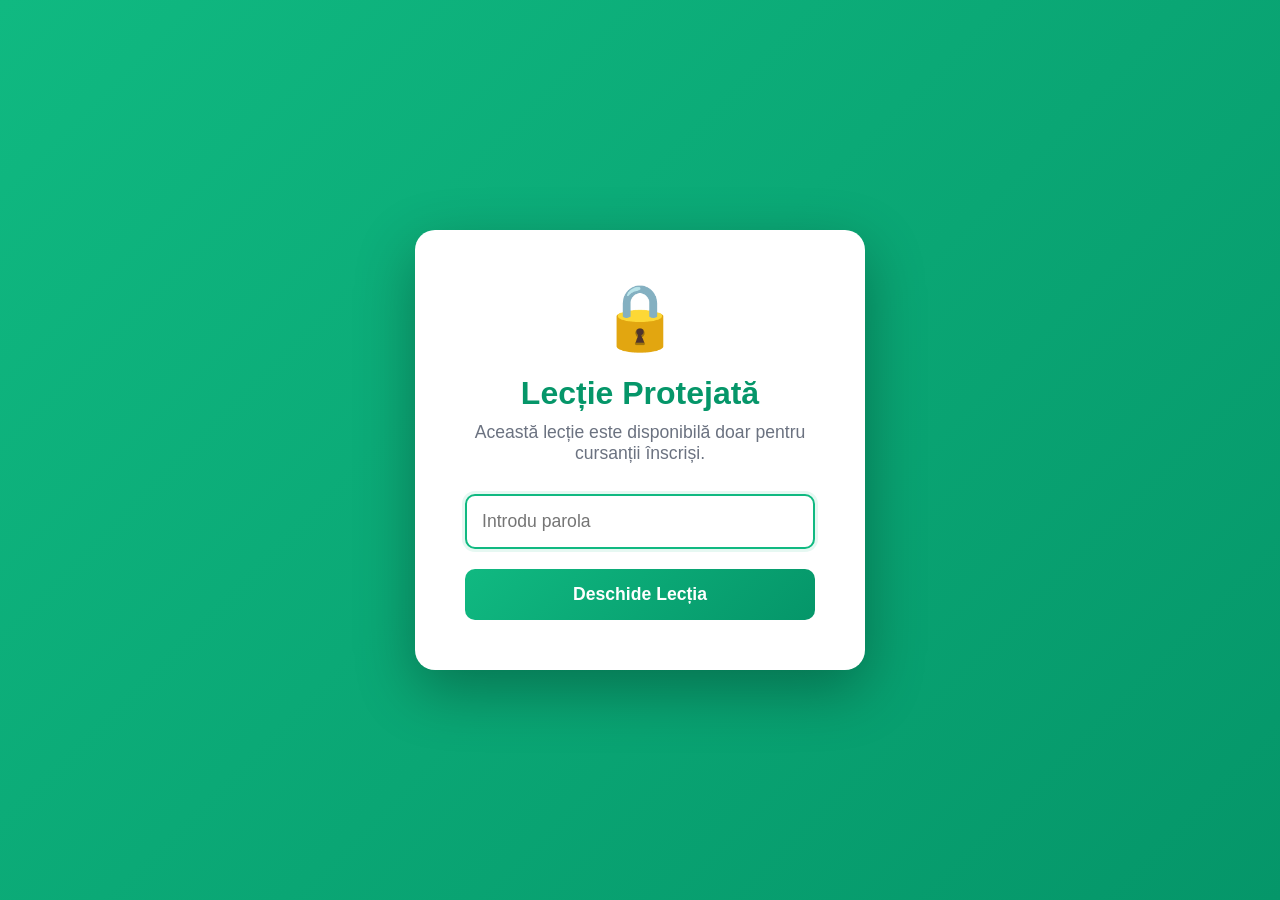
<file: index-CORECTAT.html>
<!DOCTYPE html>
<html lang="ro">
<head>
    <meta charset="UTF-8">
    <meta name="viewport" content="width=device-width, initial-scale=1.0">
    <title>Substantive Compuse în Germană - Acces Protejat</title>
    <style>
        * {
            margin: 0;
            padding: 0;
            box-sizing: border-box;
        }

        body {
            font-family: 'Segoe UI', Tahoma, Geneva, Verdana, sans-serif;
            background: linear-gradient(135deg, #10b981 0%, #059669 100%);
            min-height: 100vh;
            display: flex;
            align-items: center;
            justify-content: center;
            padding: 20px;
        }

        #loginContainer {
            background: white;
            padding: 50px;
            border-radius: 20px;
            box-shadow: 0 20px 60px rgba(0,0,0,0.3);
            max-width: 450px;
            width: 100%;
            text-align: center;
        }

        #loginContainer h1 {
            color: #059669;
            margin-bottom: 10px;
            font-size: 2rem;
        }

        #loginContainer p {
            color: #6b7280;
            margin-bottom: 30px;
            font-size: 1.1rem;
        }

        #loginContainer input {
            width: 100%;
            padding: 15px;
            border: 2px solid #d1d5db;
            border-radius: 10px;
            font-size: 1.1rem;
            margin-bottom: 20px;
            transition: all 0.3s;
        }

        #loginContainer input:focus {
            outline: none;
            border-color: #10b981;
            box-shadow: 0 0 0 3px rgba(16, 185, 129, 0.1);
        }

        #loginContainer button {
            width: 100%;
            padding: 15px;
            background: linear-gradient(135deg, #10b981 0%, #059669 100%);
            color: white;
            border: none;
            border-radius: 10px;
            font-size: 1.1rem;
            font-weight: 600;
            cursor: pointer;
            transition: all 0.3s;
        }

        #loginContainer button:hover {
            transform: translateY(-2px);
            box-shadow: 0 6px 20px rgba(16, 185, 129, 0.4);
        }

        .error {
            color: #ef4444;
            font-weight: 600;
            margin-top: 15px;
            display: none;
        }

        .error.show {
            display: block;
        }

        #protectedContent {
            display: none;
        }

        .lock-icon {
            font-size: 4rem;
            margin-bottom: 20px;
        }

        @media (max-width: 768px) {
            #loginContainer {
                padding: 30px 20px;
            }

            #loginContainer h1 {
                font-size: 1.5rem;
            }

            #loginContainer p {
                font-size: 1rem;
            }
        }
    </style>
</head>
<body>
    <!-- Login Container -->
    <div id="loginContainer">
        <div class="lock-icon">🔒</div>
        <h1>Lecție Protejată</h1>
        <p>Această lecție este disponibilă doar pentru cursanții înscriși.</p>
        <input type="password" id="passwordInput" placeholder="Introdu parola" autofocus>
        <button onclick="checkPassword()">Deschide Lecția</button>
        <div class="error" id="errorMsg">❌ Parolă incorectă! Încearcă din nou.</div>
    </div>

    <!-- Protected Content (hidden initially) -->
    <div id="protectedContent"></div>

    <script>
        // Simple hash function for password verification
        function simpleHash(str) {
            let hash = 0;
            for (let i = 0; i < str.length; i++) {
                const char = str.charCodeAt(i);
                hash = ((hash << 5) - hash) + char;
                hash = hash & hash;
            }
            return hash.toString();
        }

        // Correct password hash (for "cursanti2025")
        const correctPasswordHash = "1287363222";

        function checkPassword() {
            const input = document.getElementById('passwordInput').value;
            const inputHash = simpleHash(input);
            
            if (inputHash === correctPasswordHash) {
                // Password correct - show content
                document.getElementById('loginContainer').style.display = 'none';
                document.getElementById('protectedContent').style.display = 'block';
                loadProtectedContent();
                
                // Store session
                sessionStorage.setItem('authenticated', 'true');
            } else {
                // Password incorrect
                document.getElementById('errorMsg').classList.add('show');
                document.getElementById('passwordInput').value = '';
                document.getElementById('passwordInput').focus();
                
                // Hide error after 3 seconds
                setTimeout(() => {
                    document.getElementById('errorMsg').classList.remove('show');
                }, 3000);
            }
        }

        // Allow Enter key to submit
        document.getElementById('passwordInput').addEventListener('keypress', function(e) {
            if (e.key === 'Enter') {
                checkPassword();
            }
        });

        // Check if already authenticated in this session
        if (sessionStorage.getItem('authenticated') === 'true') {
            document.getElementById('loginContainer').style.display = 'none';
            document.getElementById('protectedContent').style.display = 'block';
            loadProtectedContent();
        }

        function loadProtectedContent() {
            // The actual protected HTML content (Base64 encoded)
            const encodedContent = atob("[base64]/[base64]/[base64]/[base64]/[base64]/[base64]/[base64]/[base64]/[base64]/[base64]/[base64]/[base64]/[base64]/CfjoknIDogcGN0ID49IDgwID8gJ/CfkY8nIDogcGN0ID49IDYwID8gJ/CfkY0nIDogJ/[base64]");
            document.getElementById('protectedContent').innerHTML = encodedContent;
            
            // Re-execute scripts in the loaded content
            const scripts = document.getElementById('protectedContent').querySelectorAll('script');
            scripts.forEach(oldScript => {
                const newScript = document.createElement('script');
                Array.from(oldScript.attributes).forEach(attr => {
                    newScript.setAttribute(attr.name, attr.value);
                });
                newScript.textContent = oldScript.textContent;
                oldScript.parentNode.replaceChild(newScript, oldScript);
            });
        }
    </script>
</body>
</html>
</file>
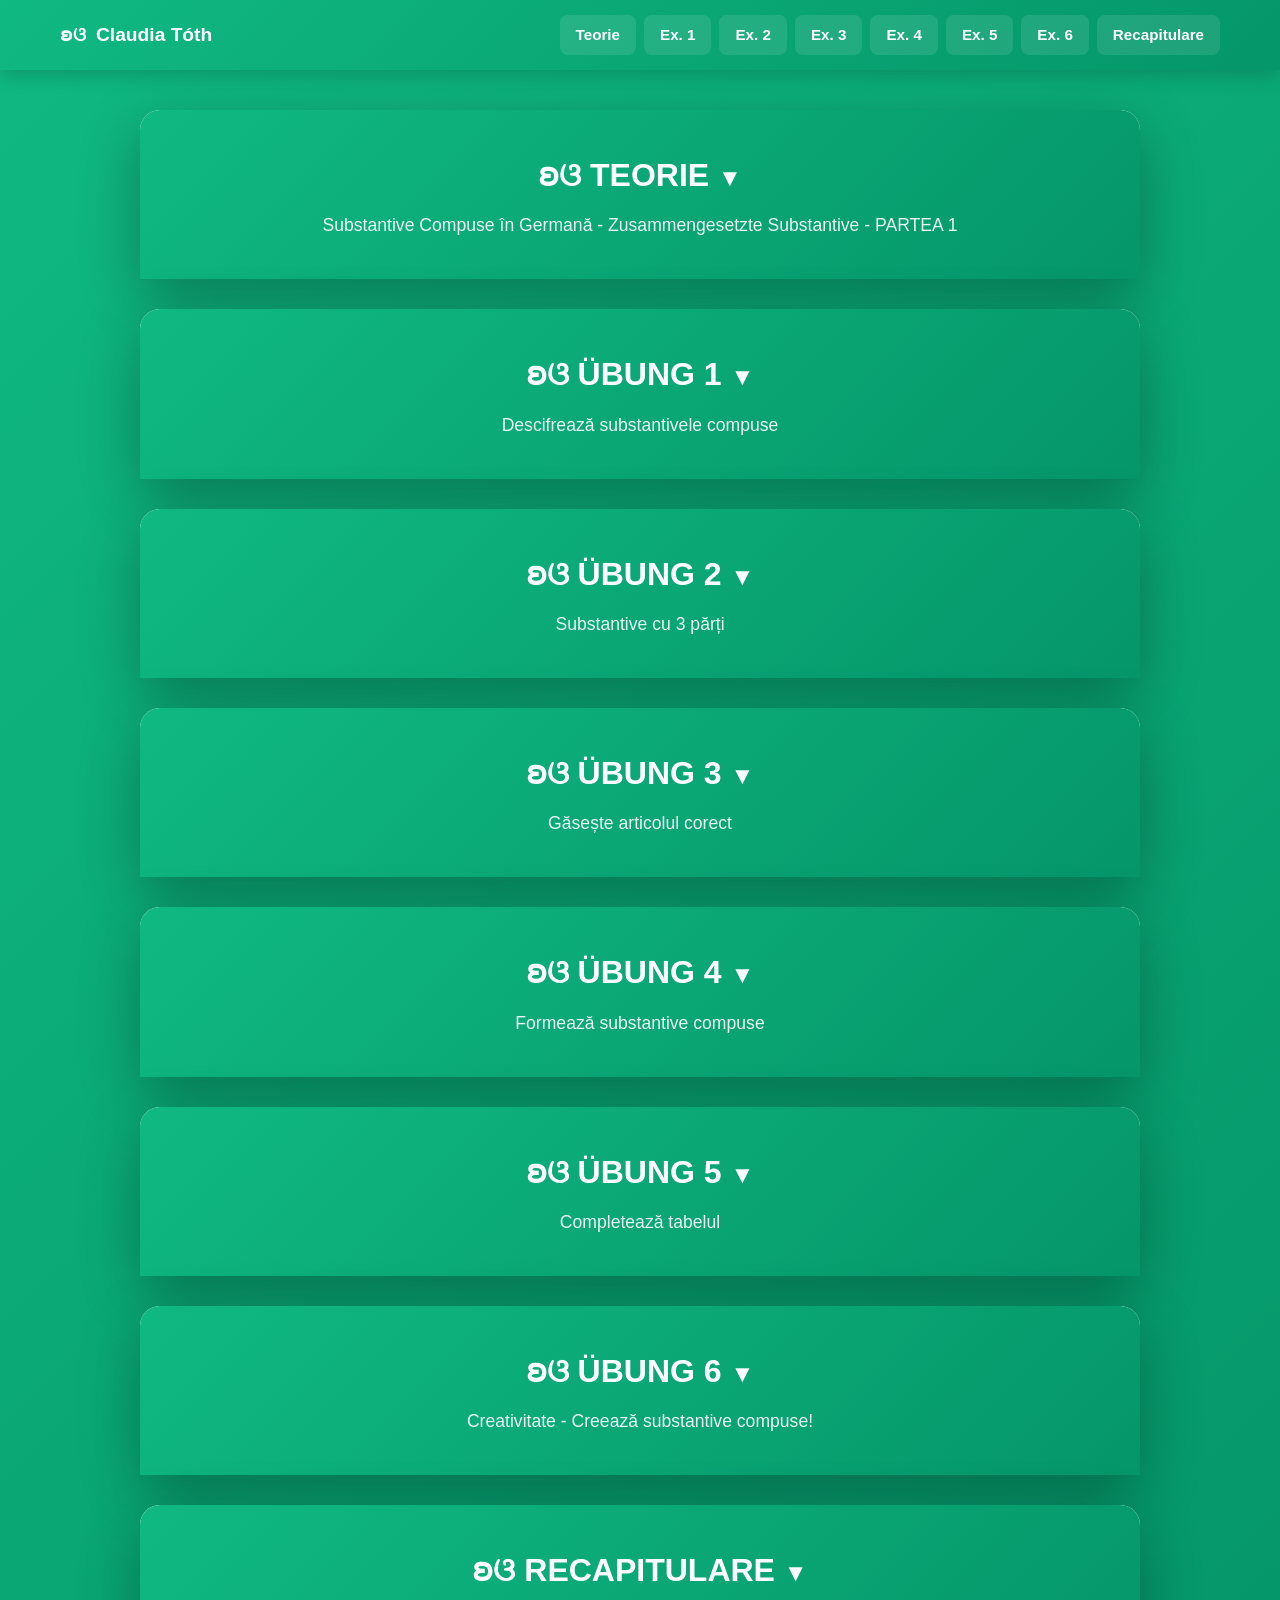
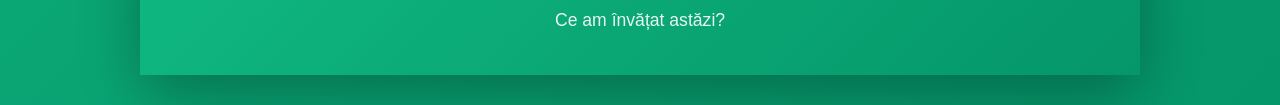
<file: index-ORIGINAL-FARA-PAROLA.html>
<!DOCTYPE html>
<html lang="ro">
<head>
    <meta charset="UTF-8">
    <meta name="viewport" content="width=device-width, initial-scale=1.0">
    <title>Substantive Compuse în Germană - Workshop Complet</title>
    <style>
        * {
            margin: 0;
            padding: 0;
            box-sizing: border-box;
        }

        body {
            font-family: 'Segoe UI', Tahoma, Geneva, Verdana, sans-serif;
            background: linear-gradient(135deg, #10b981 0%, #059669 100%);
            line-height: 1.6;
            padding-top: 80px;
        }

        html {
            scroll-behavior: smooth;
        }

        /* Navigation Bar */
        .nav-menu {
            position: fixed;
            top: 0;
            left: 0;
            right: 0;
            background: linear-gradient(135deg, #10b981 0%, #059669 100%);
            box-shadow: 0 4px 20px rgba(0,0,0,0.2);
            z-index: 9999;
        }

        .nav-container {
            max-width: 1200px;
            margin: 0 auto;
            display: flex;
            align-items: center;
            justify-content: space-between;
            padding: 15px 20px;
            flex-wrap: wrap;
            gap: 10px;
        }

        .nav-logo {
            display: flex;
            align-items: center;
            gap: 10px;
            color: white;
            font-weight: bold;
            font-size: 1.2rem;
        }

        .nav-links {
            display: flex;
            gap: 8px;
            flex-wrap: wrap;
            align-items: center;
        }

        .nav-link {
            color: white;
            text-decoration: none;
            padding: 8px 16px;
            border-radius: 8px;
            font-size: 0.95rem;
            font-weight: 600;
            transition: all 0.3s;
            background: rgba(255,255,255,0.1);
            cursor: pointer;
        }

        .nav-link:hover {
            background: rgba(255,255,255,0.25);
            transform: translateY(-2px);
        }

        .nav-link.active {
            background: rgba(255,255,255,0.35);
        }

        /* Main Container */
        .container {
            max-width: 1000px;
            margin: 30px auto;
            background: white;
            border-radius: 20px;
            box-shadow: 0 20px 60px rgba(0,0,0,0.3);
        }

        .header {
            background: linear-gradient(135deg, #10b981 0%, #059669 100%);
            color: white;
            padding: 40px;
            text-align: center;
            border-radius: 20px 20px 0 0;
        }

        .header h1 {
            font-size: 2rem;
            margin-bottom: 10px;
        }

        .header p {
            font-size: 1.1rem;
            opacity: 0.9;
        }

        .content {
            padding: 40px;
        }

        /* Theory Sections */
        .section-header {
            background: linear-gradient(135deg, #10b981 0%, #059669 100%);
            color: white;
            padding: 20px 25px;
            border-radius: 12px;
            cursor: pointer;
            display: flex;
            justify-content: space-between;
            align-items: center;
            transition: transform 0.3s, box-shadow 0.3s;
            margin-bottom: 0;
        }

        .section-header:hover {
            transform: translateY(-2px);
            box-shadow: 0 8px 20px rgba(16, 185, 129, 0.4);
        }

        .section-header h3 {
            font-size: 1.3rem;
        }

        .arrow {
            font-size: 1.5rem;
            transition: transform 0.3s;
        }

        .arrow.rotated {
            transform: rotate(180deg);
        }

        .section-content {
            display: none;
            padding: 30px;
            background: #f0fdf4;
            border: 3px solid #10b981;
            border-top: none;
            border-radius: 0 0 12px 12px;
            margin-bottom: 20px;
        }

        .section-content.active {
            display: block;
        }

        .section {
            margin-bottom: 20px;
        }

        /* Exercise Items */
        .exercise-item {
            background: #f0fdf4;
            padding: 25px;
            border-radius: 12px;
            margin-bottom: 25px;
            border: 2px solid #e5e7eb;
            transition: all 0.3s;
        }

        .exercise-item.correct {
            border-color: #10b981;
            background: #d1fae5;
        }

        .exercise-item.incorrect {
            border-color: #ef4444;
            background: #fee2e2;
        }

        .exercise-number {
            display: inline-block;
            background: linear-gradient(135deg, #10b981 0%, #059669 100%);
            color: white;
            padding: 8px 16px;
            border-radius: 20px;
            font-weight: bold;
            margin-bottom: 15px;
        }

        .word-display {
            font-size: 1.3rem;
            font-weight: bold;
            color: #059669;
            margin-bottom: 20px;
        }

        /* Input Styles */
        .input-group {
            margin-bottom: 15px;
        }

        .input-group label {
            display: block;
            font-weight: 600;
            color: #374151;
            margin-bottom: 8px;
        }

        .input-row {
            display: flex;
            gap: 10px;
            align-items: center;
            margin-bottom: 15px;
            flex-wrap: wrap;
        }

        .article-input-wrapper {
            display: flex;
            align-items: center;
            gap: 5px;
            flex: 1;
            min-width: 180px;
        }

        .article-input-wrapper.break-line {
            flex-basis: 100%;
        }

        input[type="text"], select {
            padding: 12px 15px;
            border: 2px solid #d1d5db;
            border-radius: 8px;
            font-size: 1rem;
            transition: all 0.3s;
            flex: 1;
        }

        input[type="text"].small {
            max-width: 60px;
            flex: 0 0 60px;
        }

        select {
            cursor: pointer;
            appearance: none;
            background: white url("data:image/svg+xml,%3Csvg xmlns='http://www.w3.org/2000/svg' width='12' height='12' viewBox='0 0 12 12'%3E%3Cpath fill='%2310b981' d='M6 9L1 4h10z'/%3E%3C/svg%3E") no-repeat right 12px center;
            padding-right: 40px;
        }

        input:focus, select:focus {
            outline: none;
            border-color: #10b981;
            box-shadow: 0 0 0 3px rgba(16, 185, 129, 0.1);
        }

        input.correct, select.correct {
            border-color: #10b981;
            background: #ecfdf5;
        }

        input.incorrect, select.incorrect {
            border-color: #ef4444;
            background: #fef2f2;
        }

        .plus-sign {
            font-size: 1.5rem;
            color: #10b981;
            font-weight: bold;
        }

        /* Feedback */
        .feedback {
            display: none;
            margin-top: 15px;
            padding: 12px 15px;
            border-radius: 8px;
            font-weight: 600;
        }

        .feedback.show {
            display: block;
        }

        .feedback.correct {
            background: #d1fae5;
            color: #065f46;
            border-left: 4px solid #10b981;
        }

        .feedback.incorrect {
            background: #fee2e2;
            color: #991b1b;
            border-left: 4px solid #ef4444;
        }

        .correct-answer {
            margin-top: 10px;
            padding: 10px;
            background: #f0fdf4;
            border-radius: 6px;
            color: #065f46;
        }

        /* Buttons */
        .buttons {
            display: flex;
            gap: 15px;
            justify-content: center;
            margin-top: 40px;
            flex-wrap: wrap;
        }

        button {
            padding: 15px 40px;
            border: none;
            border-radius: 10px;
            font-size: 1.1rem;
            font-weight: 600;
            cursor: pointer;
            transition: all 0.3s;
        }

        .btn-check {
            background: linear-gradient(135deg, #10b981 0%, #059669 100%);
            color: white;
            box-shadow: 0 4px 15px rgba(16, 185, 129, 0.4);
        }

        .btn-check:hover {
            transform: translateY(-2px);
            box-shadow: 0 6px 20px rgba(16, 185, 129, 0.6);
        }

        .btn-reset {
            background: #6b7280;
            color: white;
        }

        .btn-reset:hover {
            background: #4b5563;
        }

        /* Score */
        .score {
            text-align: center;
            font-size: 1.5rem;
            font-weight: bold;
            padding: 20px;
            margin-top: 30px;
            background: linear-gradient(135deg, #fef3c7 0%, #fde68a 100%);
            border-radius: 12px;
            display: none;
        }

        .score.show {
            display: block;
        }

        /* Info Boxes */
        .example-box, .info-box {
            background: linear-gradient(135deg, #d1fae5 0%, #a7f3d0 100%);
            padding: 20px;
            border-radius: 12px;
            margin-bottom: 20px;
            border-left: 5px solid #10b981;
        }

        .example-box h3, .info-box h3 {
            color: #065f46;
            margin-bottom: 10px;
        }

        .example-box p, .info-box p {
            color: #1e293b;
            font-size: 1.05rem;
        }

        /* Ex 6 Styles */
        .all-variants {
            display: none;
            margin-top: 40px;
            padding-top: 40px;
            border-top: 3px solid #10b981;
        }

        .all-variants.show {
            display: block;
        }

        .variants-header {
            background: linear-gradient(135deg, #fbbf24 0%, #f59e0b 100%);
            color: white;
            padding: 25px;
            border-radius: 12px;
            text-align: center;
            margin-bottom: 30px;
        }

        .category {
            margin-bottom: 30px;
        }

        .category-header {
            background: linear-gradient(135deg, #10b981 0%, #059669 100%);
            color: white;
            padding: 15px 20px;
            border-radius: 10px;
            margin-bottom: 15px;
        }

        .category-header h3 {
            font-size: 1.3rem;
        }

        .arrow-ex6 {
            font-size: 1.5rem;
            transition: transform 0.3s;
            color: white;
        }

        .variants-grid {
            display: grid;
            grid-template-columns: repeat(auto-fill, minmax(300px, 1fr));
            gap: 15px;
        }

        .variant-card {
            background: #f0fdf4;
            padding: 15px;
            border-radius: 8px;
            border-left: 4px solid #10b981;
        }

        .variant-card strong {
            color: #059669;
            font-size: 1.1rem;
        }

        .variant-parts {
            color: #6b7280;
            font-size: 0.9rem;
            margin: 5px 0;
        }

        .words-list {
            background: white;
            padding: 15px;
            border-radius: 8px;
            margin-top: 15px;
        }

        .words-list p {
            margin-bottom: 8px;
        }

        /* Responsive */
        @media (max-width: 768px) {
            body {
                padding-top: 140px;
                padding: 10px;
                padding-top: 140px;
            }

            .nav-container {
                flex-direction: column;
            }

            .container {
                margin: 15px auto;
                border-radius: 15px;
            }

            .header {
                padding: 25px 20px;
                border-radius: 15px 15px 0 0;
            }

            .header h1 {
                font-size: 1.5rem;
            }

            .header p {
                font-size: 0.95rem;
            }

            .content {
                padding: 20px 15px;
            }

            .section-header h3 {
                font-size: 1.1rem;
            }

            .example-box, .info-box {
                padding: 15px;
                font-size: 0.95rem;
            }

            .exercise-item {
                padding: 15px;
            }

            .exercise-number {
                font-size: 0.9rem;
                padding: 6px 12px;
            }

            .word-display {
                font-size: 1.1rem;
            }

            .input-group label {
                font-size: 0.95rem;
            }

            .input-row {
                flex-direction: column;
                gap: 8px;
            }

            .article-input-wrapper {
                width: 100%;
                min-width: 100%;
            }

            input[type="text"], select {
                font-size: 0.95rem;
                padding: 10px 12px;
            }

            .plus-sign {
                display: none;
            }

            .feedback {
                font-size: 0.9rem;
                padding: 10px 12px;
            }

            .buttons {
                flex-direction: column;
                gap: 10px;
            }

            button {
                width: 100%;
                padding: 12px 20px;
                font-size: 1rem;
            }

            .score {
                font-size: 1.2rem;
                padding: 15px;
            }

            .variants-grid {
                grid-template-columns: 1fr;
            }

            .variant-card {
                padding: 12px;
            }

            .category-header h3 {
                font-size: 1.1rem;
            }
        }

        /* Extra small phones */
        @media (max-width: 480px) {
            .header h1 {
                font-size: 1.3rem;
            }

            .nav-link {
                font-size: 0.85rem;
                padding: 6px 10px;
            }

            .exercise-item {
                padding: 12px;
            }

            input[type="text"], select {
                font-size: 0.9rem;
            }
        }
    </style>
</head>
<body>
    <!-- Navigation Menu -->
    <nav class="nav-menu">
        <div class="nav-container">
            <div class="nav-logo">
                <span>ʚଓ</span>
                <span>Claudia Tóth</span>
            </div>
            <div class="nav-links">
                <a href="#teorie" class="nav-link">Teorie</a>
                <a href="#ex1" class="nav-link">Ex. 1</a>
                <a href="#ex2" class="nav-link">Ex. 2</a>
                <a href="#ex3" class="nav-link">Ex. 3</a>
                <a href="#ex4" class="nav-link">Ex. 4</a>
                <a href="#ex5" class="nav-link">Ex. 5</a>
                <a href="#ex6" class="nav-link">Ex. 6</a>
                <a href="#recapitulare" class="nav-link">Recapitulare</a>
            </div>
        </div>
    </nav>

    <!-- TEORIE -->
    <div class="container" id="teorie">
        <div class="header" style="cursor: pointer;" onclick="toggleExercise('teorie')">
            <h1>ʚଓ TEORIE <span id="arrow-header-teorie" style="font-size: 1.5rem; transition: transform 0.3s;">▼</span></h1>
            <p>Substantive Compuse în Germană - Zusammengesetzte Substantive - PARTEA 1</p>
        </div>
        <div class="content" id="content-teorie" style="display: none;">
            <div class="section">
                <div class="section-header" onclick="toggleSection(0)">
                    <h3>CE SUNT SUBSTANTIVELE COMPUSE?</h3>
                    <span class="arrow">▼</span>
                </div>
                <div class="section-content">
                    <div class="example-box">
                        <h3>DEFINIȚIE</h3>
                        <p>Un substantiv compus este un substantiv format din <strong>cel puțin două cuvinte</strong> unite împreună.</p>
                    </div>
                    <div class="example-box">
                        <h3>Exemplu simplu în română:</h3>
                        <p>"copil" + "cameră" = "camera copiilor"</p>
                    </div>
                    <div class="example-box">
                        <h3>Exemplu în germană:</h3>
                        <p><strong>das Kind</strong> (copilul) + <strong>das Zimmer</strong> (camera) = <strong>das Kinderzimmer</strong> (camera copiilor)</p>
                    </div>
                </div>
            </div>

            <div class="section">
                <div class="section-header" onclick="toggleSection(1)">
                    <h3>DE CE SUNT IMPORTANTE?</h3>
                    <span class="arrow">▼</span>
                </div>
                <div class="section-content">
                    <div class="example-box">
                        <h3>1. Limba germană IUBEȘTE cuvintele compuse!</h3>
                        <p>Germanii creează constant cuvinte noi prin combinare. Este o caracteristică fundamentală a limbii!</p>
                    </div>
                    <div class="example-box">
                        <h3>2. Vocabular INFINIT!</h3>
                        <p>Când știi cum să formezi substantive compuse, vocabularul tău devine MULT mai mare! Nu mai trebuie să memorezi fiecare cuvânt separat.</p>
                    </div>
                    <div class="example-box">
                        <h3>3. Exprimare PRECISĂ!</h3>
                        <p>Poți descrie lucruri foarte specific:<br>
                        <strong>das Zimmer</strong> = camera (ce fel de cameră?)<br>
                        <strong>das Kinderzimmer</strong> = camera copiilor (AHA! Acum știm!)</p>
                    </div>
                </div>
            </div>

            <div class="section">
                <div class="section-header" onclick="toggleSection(2)">
                    <h3>REGULILE DE AUR</h3>
                    <span class="arrow">▼</span>
                </div>
                <div class="section-content">
                    <div class="example-box">
                        <h3>REGULA 1: Scris cu majusculă</h3>
                        <p>Un substantiv compus se scrie cu literă mare doar la început (ca orice substantiv german).</p>
                        <p style="margin-top: 10px;">✅ das Kinderzimmer<br>❌ das KinderZimmer</p>
                    </div>
                    <div class="example-box">
                        <h3>REGULA 2: Articolul ultimului cuvânt</h3>
                        <p>Substantivul compus ia articolul <strong>ultimului cuvânt</strong> (Grundwort - cuvântul de bază).</p>
                        <p style="margin-top: 15px;"><strong>Exemple:</strong><br>
                        • das Auto + <strong>die Tür</strong> = <strong>die</strong> Autotür (die de la Tür)<br>
                        • der Tee + <strong>die Kanne</strong> = <strong>die</strong> Teekanne (die de la Kanne)<br>
                        • die Sonne + <strong>der Schein</strong> = <strong>der</strong> Sonnenschein (der de la Schein)</p>
                        <p style="margin-top: 10px; font-weight: bold; color: #059669;">⚠️ Reține: Ultimul cuvânt DICTEAZĂ articolul!</p>
                    </div>
                    <div class="example-box">
                        <h3>REGULA 3: Primul descrie pe al doilea</h3>
                        <p>În substantivul compus:<br>
                        <strong>Primul cuvânt</strong> (Bestimmungswort) = DESCRIE<br>
                        <strong>Al doilea cuvânt</strong> (Grundwort) = este DESCRIS</p>
                        <p style="margin-top: 10px;"><strong>das Kinder|zimmer</strong><br>
                        Kind (copil) → descrie<br>
                        Zimmer (cameră) → ce fel de cameră? → camera COPIILOR</p>
                        <p style="margin-top: 10px;"><strong>die Auto|tür</strong><br>
                        Auto (mașină) → descrie<br>
                        Tür (ușă) → ce fel de ușă? → ușa MAȘINII</p>
                    </div>
                </div>
            </div>

            <div class="section">
                <div class="section-header" onclick="toggleSection(3)">
                    <h3>TIPUL 1: SUBSTANTIV + SUBSTANTIV</h3>
                    <span class="arrow">▼</span>
                </div>
                <div class="section-content">
                    <div class="example-box">
                        <h3>CUM FUNCȚIONEAZĂ?</h3>
                        <p>Pur și simplu așezi cuvintele unul după altul:</p>
                        <p style="text-align: center; font-size: 1.2rem; font-weight: bold; background: white; padding: 15px; border-radius: 8px; margin-top: 15px;">
                            SUBSTANTIV 1 + SUBSTANTIV 2 = SUBSTANTIV COMPUS
                        </p>
                    </div>
                    <div class="example-box">
                        <h3>EXEMPLE SIMPLE</h3>
                        <p><strong>1.</strong> das Auto + die Tür = <strong>die Autotür</strong> (ușa mașinii)</p>
                        <p><strong>2.</strong> der Tee + die Kanne = <strong>die Teekanne</strong> (ceainicul)</p>
                        <p><strong>3.</strong> das Haus + die Tür = <strong>die Haustür</strong> (ușa de la intrare a casei)</p>
                        <p><strong>4.</strong> der Fuß + der Ball = <strong>der Fußball</strong> (mingea de fotbal)</p>
                        <p><strong>5.</strong> die Blume + der Topf = <strong>der Blumentopf</strong> (ghiveciul)</p>
                    </div>
                    <div class="example-box">
                        <h3>EXEMPLE MAI COMPLEXE (3+ cuvinte!)</h3>
                        <p>Da, poți combina mai mult de 2 cuvinte!</p>
                        <p style="margin-top: 10px;"><strong>1.</strong> der Fuß + der Ball + das Spiel = <strong>das Fußballspiel</strong><br>
                        (meciul de fotbal)</p>
                        <p><strong>2.</strong> die Geburt + der Tag + das Geschenk = <strong>das Geburtstagsgeschenk</strong><br>
                        (cadoul de ziua de naștere)</p>
                        <p><strong>3.</strong> das Auto + die Bahn + der Hof = <strong>der Autobahnhof</strong><br>
                        (stația de autostradă / parcare)</p>
                    </div>
                </div>
            </div>

            <div class="section">
                <div class="section-header" onclick="toggleSection(4)">
                    <h3>CUM SĂ ÎNȚELEGI UN CUVÂNT LUNG?</h3>
                    <span class="arrow">▼</span>
                </div>
                <div class="section-content">
                    <div class="example-box">
                        <h3>Strategia în 3 pași:</h3>
                        <p><strong>PASUL 1:</strong> Împarte cuvântul în părți<br>
                        <strong>PASUL 2:</strong> Identifică ultimul cuvânt (Grundwort) → acesta îți dă ARTICOLUL și SENSUL PRINCIPAL<br>
                        <strong>PASUL 3:</strong> Citește de la DREAPTA la STÂNGA pentru a înțelege sensul complet</p>
                    </div>
                    <div class="example-box">
                        <h3>EXEMPLU: die Haustür</h3>
                        <p><strong>PASUL 1 - Împarte:</strong><br>Haus + Tür</p>
                        <p style="margin-top: 10px;"><strong>PASUL 2 - Ultimul cuvânt:</strong><br>
                        Tür (ușă) → articol <strong>die</strong><br>
                        Deci este vorba despre o UȘĂ</p>
                        <p style="margin-top: 10px;"><strong>PASUL 3 - Citește invers:</strong><br>
                        Ce fel de ușă? → Haus (casă)<br>
                        = ușa CASEI</p>
                        <p style="margin-top: 10px; font-weight: bold; background: white; padding: 10px; border-radius: 8px;">
                        ✓ Rezultat: die Haustür = ușa casei</p>
                    </div>
                </div>
            </div>

            <div class="section">
                <div class="section-header" onclick="toggleSection(5)">
                    <h3>LITERELE DE LEGĂTURĂ (Fugenelemente)</h3>
                    <span class="arrow">▼</span>
                </div>
                <div class="section-content">
                    <div class="example-box">
                        <h3>CE SUNT?</h3>
                        <p>Uneori, între cuvinte trebuie să inserezi o literă sau un grup de litere pentru ca substantivul să sune corect.</p>
                        <p style="margin-top: 10px;"><strong>Cele mai comune litere de legătură:</strong><br>
                        -e- | -(e)s- | -(e)n- | -er-</p>
                    </div>
                    <div class="example-box">
                        <h3>CÂND FOLOSIM -(e)s-?</h3>
                        <p>Literă de legătură -(e)s- apare adesea după substantive feminine terminate în -ung, -heit, -keit, -schaft:</p>
                        <p style="margin-top: 10px;"><strong>1.</strong> die Geburt + der Tag = <strong>der Geburtstag</strong><br>
                        die Geburt → Geburt<strong>s</strong>tag</p>
                        <p><strong>2.</strong> die Geburt + der Tag + das Geschenk = <strong>das Geburtstagsgeschenk</strong><br>
                        Geburtstag<strong>s</strong>geschenk</p>
                        <p><strong>3.</strong> die Arbeit + der Platz = <strong>der Arbeitsplatz</strong><br>
                        Arbeit<strong>s</strong>platz (locul de muncă)</p>
                    </div>
                    <div class="example-box">
                        <h3>CÂND FOLOSIM -(e)n-?</h3>
                        <p>Literă de legătură -(e)n- apare adesea după substantive feminine (acestea trec la plural, însă există și excepții - die Hand, die Tür):</p>
                        <p style="margin-top: 10px;"><strong>1.</strong> die Straße + die Bahn = <strong>die Straßenbahn</strong><br>
                        Straße<strong>n</strong>bahn (tramvaiul)</p>
                        <p><strong>2.</strong> die Blume + der Topf = <strong>der Blumentopf</strong><br>
                        Blume<strong>n</strong>topf (ghiveciul)</p>
                    </div>
                    <div class="example-box">
                        <h3>CÂND FOLOSIM -er-?</h3>
                        <p>Literă de legătură -er- apare adesea la plural:</p>
                        <p style="margin-top: 10px;"><strong>1.</strong> das Bild + das Buch = <strong>das Bilderbuch</strong><br>
                        das Bild (plural: Bilder) → Bild<strong>er</strong>buch<br>
                        (cartea ilustrată)</p>
                        <p><strong>2.</strong> das Kind + das Zimmer = <strong>das Kinderzimmer</strong><br>
                        das Kind (plural: Kinder) → Kind<strong>er</strong>zimmer<br>
                        (camera copiilor)</p>
                    </div>
                </div>
            </div>

            <div class="section">
                <div class="section-header" onclick="toggleSection(6)">
                    <h3>CEL MAI LUNG CUVÂNT COMPUS ÎN GERMANĂ</h3>
                    <span class="arrow">▼</span>
                </div>
                <div class="section-content">
                    <div class="example-box" style="text-align: center;">
                        <h3 style="font-size: 1.5rem; margin-bottom: 20px;">🏆 Cel mai lung cuvânt compus</h3>
                        <p style="font-size: 1.1rem; font-weight: bold; word-break: break-all; line-height: 1.8; color: #059669; margin: 20px 0;">
                            Rinderkennzeichnungsfleischetikettierungsüberwachungsaufgabenübertragungsgesetz
                        </p>
                        <p style="font-size: 1.4rem; font-weight: bold; color: #065f46; margin: 20px 0;">63 de litere!</p>
                        <p>(O lege care reglementa modul în care este etichetată carnea de vită în Germania - a fost în vigoare între 1999-2013)</p>
                    </div>
                    <div class="example-box">
                        <h3>Traducere:</h3>
                        <p>Legea privind transferul sarcinilor de monitorizare a etichetării cărnii de vită.</p>
                    </div>
                    <div class="example-box">
                        <h3>Compunere:</h3>
                        <p>• <strong>das Rind</strong> → vita / cornuta<br>
                        • <strong>die Kennzeichnung</strong> → marcarea / identificarea<br>
                        • <strong>das Fleisch</strong> → carnea<br>
                        • <strong>die Etikettierung</strong> → etichetarea<br>
                        • <strong>die Überwachung</strong> → supravegherea<br>
                        • <strong>die Aufgabe</strong> → sarcina / atribuția<br>
                        • <strong>die Übertragung</strong> → transferul / transmiterea<br>
                        • <strong>das Gesetz</strong> → legea</p>
                    </div>
                </div>
            </div>
        </div>
    </div>

    <!-- EX 1 -->
    <div class="container" id="ex1">
        <div class="header" style="cursor: pointer;" onclick="toggleExercise('ex1')">
            <h1>ʚଓ ÜBUNG 1 <span id="arrow-header-ex1" style="font-size: 1.5rem; transition: transform 0.3s;">▼</span></h1>
            <p>Descifrează substantivele compuse</p>
        </div>
        <div class="content" id="content-ex1" style="display: none;">
            <div class="example-box">
                <h3>📝 Exemplu:</h3>
                <p><strong>die Autotür</strong> → <strong>das Auto</strong> + <strong>die Tür</strong> → ușa mașinii</p>
            </div>
            <div id="exercises-ex1"></div>
            <div class="buttons">
                <button class="btn-check" onclick="checkAnswers('ex1')">✓ Verifică</button>
                <button class="btn-reset" onclick="resetExercise('ex1')">↻ Resetează</button>
            </div>
            <div class="score" id="score-ex1"></div>
        </div>
    </div>

    <!-- EX 2 -->
    <div class="container" id="ex2">
        <div class="header" style="cursor: pointer;" onclick="toggleExercise('ex2')">
            <h1>ʚଓ ÜBUNG 2 <span id="arrow-header-ex2" style="font-size: 1.5rem; transition: transform 0.3s;">▼</span></h1>
            <p>Substantive cu 3 părți</p>
        </div>
        <div class="content" id="content-ex2" style="display: none;">
            <div class="info-box">
                <h3>💡 Atenție!</h3>
                <p>Aceste substantive au <strong>3 părți</strong>! Al treilea cuvânt va fi pe rând nou.</p>
            </div>
            <div id="exercises-ex2"></div>
            <div class="buttons">
                <button class="btn-check" onclick="checkAnswers('ex2')">✓ Verifică</button>
                <button class="btn-reset" onclick="resetExercise('ex2')">↻ Resetează</button>
            </div>
            <div class="score" id="score-ex2"></div>
        </div>
    </div>

    <!-- EX 3 -->
    <div class="container" id="ex3">
        <div class="header" style="cursor: pointer;" onclick="toggleExercise('ex3')">
            <h1>ʚଓ ÜBUNG 3 <span id="arrow-header-ex3" style="font-size: 1.5rem; transition: transform 0.3s;">▼</span></h1>
            <p>Găsește articolul corect</p>
        </div>
        <div class="content" id="content-ex3" style="display: none;">
            <div class="info-box">
                <h3>⚡ Regula de aur:</h3>
                <p><strong>Articolul vine de la ULTIMUL cuvânt!</strong></p>
            </div>
            <div id="exercises-ex3"></div>
            <div class="buttons">
                <button class="btn-check" onclick="checkAnswers('ex3')">✓ Verifică</button>
                <button class="btn-reset" onclick="resetExercise('ex3')">↻ Resetează</button>
            </div>
            <div class="score" id="score-ex3"></div>
        </div>
    </div>

    <!-- EX 4 -->
    <div class="container" id="ex4">
        <div class="header" style="cursor: pointer;" onclick="toggleExercise('ex4')">
            <h1>ʚଓ ÜBUNG 4 <span id="arrow-header-ex4" style="font-size: 1.5rem; transition: transform 0.3s;">▼</span></h1>
            <p>Formează substantive compuse</p>
        </div>
        <div class="content" id="content-ex4" style="display: none;">
            <div class="info-box">
                <h3>📝 Exemplu:</h3>
                <p><strong>der Apfel + der Saft = der Apfelsaft</strong></p>
            </div>
            <div id="exercises-ex4"></div>
            <div class="buttons">
                <button class="btn-check" onclick="checkAnswers('ex4')">✓ Verifică</button>
                <button class="btn-reset" onclick="resetExercise('ex4')">↻ Resetează</button>
            </div>
            <div class="score" id="score-ex4"></div>
        </div>
    </div>

    <!-- EX 5 -->
    <div class="container" id="ex5">
        <div class="header" style="cursor: pointer;" onclick="toggleExercise('ex5')">
            <h1>ʚଓ ÜBUNG 5 <span id="arrow-header-ex5" style="font-size: 1.5rem; transition: transform 0.3s;">▼</span></h1>
            <p>Completează tabelul</p>
        </div>
        <div class="content" id="content-ex5" style="display: none;">
            <div class="info-box">
                <h3>📝 Instrucțiuni:</h3>
                <p>Completează substantivul compus și traducerea.</p>
            </div>
            <div id="exercises-ex5"></div>
            <div class="buttons">
                <button class="btn-check" onclick="checkAnswers('ex5')">✓ Verifică</button>
                <button class="btn-reset" onclick="resetExercise('ex5')">↻ Resetează</button>
            </div>
            <div class="score" id="score-ex5"></div>
        </div>
    </div>

    <!-- EX 6 -->
    <div class="container" id="ex6">
        <div class="header" style="cursor: pointer;" onclick="toggleExercise('ex6')">
            <h1>ʚଓ ÜBUNG 6 <span id="arrow-header-ex6" style="font-size: 1.5rem; transition: transform 0.3s;">▼</span></h1>
            <p>Creativitate - Creează substantive compuse!</p>
        </div>
        <div class="content" id="content-ex6" style="display: none;">
            <div class="info-box">
                <h3>🎨 Fii creativ!</h3>
                <p>Creează <strong>5 substantive compuse</strong> folosind cuvintele de mai jos.</p>
                <div class="words-list">
                    <p><strong>Grupa 1:</strong> das Haus, der Garten, die Tür, das Fenster, der Baum</p>
                    <p><strong>Grupa 2:</strong> das Buch, die Schule, der Lehrer, das Kind</p>
                    <p><strong>Grupa 3:</strong> die Sonne, der Regen, der Schnee, die Blume</p>
                </div>
            </div>
            <div id="exercises-ex6"></div>
            <div class="buttons">
                <button class="btn-check" onclick="showAllVariants()">🔍 Arată toate variantele</button>
                <button class="btn-reset" onclick="resetExercise('ex6')">↻ Resetează</button>
            </div>
            <div class="all-variants" id="allVariants">
                <div class="variants-header">
                    <h2>✨ Toate variantele posibile</h2>
                    <p>TOATE combinațiile cu cuvintele date!</p>
                </div>
                <div id="variantsContainer"></div>
            </div>
        </div>
    </div>

    <!-- RECAPITULARE -->
    <div class="container" id="recapitulare">
        <div class="header" style="cursor: pointer;" onclick="toggleExercise('recapitulare')">
            <h1>ʚଓ RECAPITULARE <span id="arrow-header-recapitulare" style="font-size: 1.5rem; transition: transform 0.3s;">▼</span></h1>
            <p>Ce am învățat astăzi?</p>
        </div>
        <div class="content" id="content-recapitulare" style="display: none;">
            <div class="example-box">
                <h3>✓ Substantive compuse</h3>
                <p>Cuvinte formate din <strong>2+ cuvinte</strong></p>
            </div>
            <div class="example-box">
                <h3>✓ Regulile</h3>
                <p>Articolul ultimului cuvânt | Primul descrie pe al doilea</p>
            </div>
            <div class="example-box">
                <h3>★ FELICITĂRI!</h3>
                <p><strong>Viel Erfolg!</strong></p>
            </div>
        </div>
    </div>

    <script>
        // Data
        const exercisesEx1 = [
            { word: "die Autobahn", article1: "das", part1: "Auto", article2: "die", part2: "Bahn", translation: "autostrada" },
            { word: "der Autoschlüssel", article1: "das", part1: "Auto", article2: "der", part2: "Schlüssel", translation: "cheia mașinii" },
            { word: "der Bahnhof", article1: "die", part1: "Bahn", article2: "der", part2: "Hof", translation: "gara" },
            { word: "der Blumenstrauß", article1: "die", part1: "Blume", article2: "der", part2: "Strauß", translation: "buchetul de flori" },
            { word: "der Briefkasten", article1: "der", part1: "Brief", article2: "der", part2: "Kasten", translation: "cutia poștală" },
            { word: "das Gartenhaus", article1: "der", part1: "Garten", article2: "das", part2: "Haus", translation: "casa din grădină" }
        ];

        const exercisesEx2 = [
            { word: "der Haustürschlüssel", article1: "das", part1: "Haus", article2: "die", part2: "Tür", article3: "der", part3: "Schlüssel", translation: "cheia ușii de la intrare" },
            { word: "der Kindergartenlehrer", article1: "das", part1: "Kind", article2: "der", part2: "Garten", article3: "der", part3: "Lehrer", translation: "educatorul de grădiniță" },
            { word: "die Weihnachtsmarktbude", article1: "die", part1: "Weihnacht", article2: "der", part2: "Markt", article3: "die", part3: "Bude", translation: "standurile de la târgul de Crăciun" },
            { word: "das Geburtstagskind", article1: "der", part1: "Geburtstag", article2: "das", part2: "Kind", article3: "", part3: "", translation: "copilul care își sărbătorește ziua de naștere", note: true },
            { word: "das Autobahndreieck", article1: "das", part1: "Auto", article2: "die", part2: "Bahn", article3: "das", part3: "Dreieck", translation: "intersecția de autostrăzi" },
            { word: "der Fußballspieler", article1: "der", part1: "Fuß", article2: "der", part2: "Ball", article3: "der", part3: "Spieler", translation: "jucătorul de fotbal" }
        ];

        const exercisesEx3 = [
            { word1: "Haus", article1: "das", word2: "Tür", article2: "die", compound: "Haustür", correct: "die" },
            { word1: "Garten", article1: "der", word2: "Haus", article2: "das", compound: "Gartenhaus", correct: "das" },
            { word1: "Blume", article1: "die", word2: "Topf", article2: "der", compound: "Blumentopf", correct: "der" },
            { word1: "Tisch", article1: "der", word2: "Decke", article2: "die", compound: "Tischdecke", correct: "die" },
            { word1: "Tennis", article1: "das", word2: "Ball", article2: "der", compound: "Tennisball", correct: "der" },
            { word1: "Woche", article1: "die", word2: "Ende", article2: "das", compound: "Wochenende", correct: "das" }
        ];

        const exercisesEx4 = [
            { word1: "der Apfel", word2: "der Kuchen", compound: "Apfelkuchen", article: "der", translation: "prăjitura cu mere" },
            { word1: "die Reise", word2: "die Tasche", compound: "Reisetasche", article: "die", translation: "geanta de voiaj" },
            { word1: "das Fahrrad", word2: "der Weg", compound: "Fahrradweg", article: "der", translation: "pista de biciclete" },
            { word1: "die Hand", word2: "der Ball", compound: "Handball", article: "der", translation: "handbalul" },
            { word1: "die Sonne", word2: "der Schein", compound: "Sonnenschein", article: "der", translation: "strălucirea soarelui" }
        ];

        const exercisesEx5 = [
            { word1: "das Haus", word2: "das Tier", compound: "das Haustier", translation: "animalul de casă" },
            { word1: "das Kleid", word2: "der Schrank", compound: "der Kleiderschrank", translation: "dulapul de haine" },
            { word1: "der Brief", word2: "der Kasten", compound: "der Briefkasten", translation: "cutia poștală" },
            { word1: "die Arbeit", word2: "der Platz", compound: "der Arbeitsplatz", translation: "locul de muncă" },
            { word1: "die Straße", word2: "die Bahn", compound: "die Straßenbahn", translation: "tramvaiul" }
        ];

        const allVariants = {
            "Grupa 1: Haus, Garten, Tür, Fenster, Baum": [
                { word: "die Haustür", parts: "das Haus + die Tür", translation: "ușa de la intrare" },
                { word: "das Hausfenster", parts: "das Haus + das Fenster", translation: "fereastra casei" },
                { word: "der Hausbaum", parts: "das Haus + der Baum", translation: "copacul casei" },
                { word: "das Gartenhaus", parts: "der Garten + das Haus", translation: "casa din grădină" },
                { word: "die Gartentür", parts: "der Garten + die Tür", translation: "poarta grădinii" },
                { word: "das Gartenfenster", parts: "der Garten + das Fenster", translation: "fereastra spre grădină" },
                { word: "der Gartenbaum", parts: "der Garten + der Baum", translation: "copacul din grădină" },
                { word: "das Türfenster", parts: "die Tür + das Fenster", translation: "fereastra ușii" },
                { word: "das Baumhaus", parts: "der Baum + das Haus", translation: "casa din copac" },
                { word: "die Gartenhaustür", parts: "der Garten + das Haus + die Tür", translation: "ușa casei din grădină" },
                { word: "das Gartenhausfenster", parts: "der Garten + das Haus + das Fenster", translation: "fereastra casei din grădină" },
                { word: "die Baumhaustür", parts: "der Baum + das Haus + die Tür", translation: "ușa casei din copac" },
                { word: "das Baumhausfenster", parts: "der Baum + das Haus + das Fenster", translation: "fereastra casei din copac" }
            ],
            "Grupa 2: Buch, Schule, Lehrer, Kind": [
                { word: "das Schulbuch", parts: "die Schule + das Buch", translation: "manualul școlar" },
                { word: "der Schullehrer", parts: "die Schule + der Lehrer", translation: "profesorul de școală" },
                { word: "das Schulkind", parts: "die Schule + das Kind", translation: "copilul școlar" },
                { word: "das Lehrerbuch", parts: "der Lehrer + das Buch", translation: "cartea profesorului" },
                { word: "der Kinderschullehrer", parts: "das Kind + die Schule + der Lehrer", translation: "profesorul școlii pentru copii" },
                { word: "das Lehrerkind", parts: "der Lehrer + das Kind", translation: "copilul profesorului" },
                { word: "das Kinderbuch", parts: "das Kind + das Buch", translation: "cartea pentru copii" },
                { word: "die Kinderschule", parts: "das Kind + die Schule", translation: "școala pentru copii" },
                { word: "der Kinderlehrer", parts: "das Kind + der Lehrer", translation: "profesorul pentru copii" },
                { word: "das Schulkinderbuch", parts: "die Schule + das Kind + das Buch", translation: "cartea pentru copiii școlari" }
            ],
            "Grupa 3: Sonne, Regen, Schnee, Blume": [
                { word: "die Sonnenblume", parts: "die Sonne + die Blume", translation: "floarea-soarelui" },
                { word: "der Sonnenregen", parts: "die Sonne + der Regen", translation: "ploaia cu soare" },
                { word: "der Sonnenschnee", parts: "die Sonne + der Schnee", translation: "zăpadă la soare" },
                { word: "die Regenblume", parts: "der Regen + die Blume", translation: "floare de ploaie" },
                { word: "der Regenschnee", parts: "der Regen + der Schnee", translation: "lapoviță" },
                { word: "die Schneeblume", parts: "der Schnee + die Blume", translation: "floare de zăpadă" },
                { word: "der Blumenregen", parts: "die Blume + der Regen", translation: "ploaia de flori" },
                { word: "der Blumenschnee", parts: "die Blume + der Schnee", translation: "zăpadă de flori" }
            ],
            "Combinații între grupe": [
                { word: "das Schulhaus", parts: "die Schule + das Haus", translation: "clădirea școlii" },
                { word: "die Schultür", parts: "die Schule + die Tür", translation: "ușa școlii" },
                { word: "das Schulfenster", parts: "die Schule + das Fenster", translation: "fereastra școlii" },
                { word: "die Baumschule", parts: "der Baum + die Schule", translation: "pepiniera" },
                { word: "der Schulbaum", parts: "die Schule + der Baum", translation: "copacul școlii" },
                { word: "die Gartenblume", parts: "der Garten + die Blume", translation: "floarea de grădină" },
                { word: "das Blumenhaus", parts: "die Blume + das Haus", translation: "casa florilor / sera" },
                { word: "der Blumengarten", parts: "die Blume + der Garten", translation: "grădina de flori" },
                { word: "die Blumentür", parts: "die Blume + die Tür", translation: "ușa cu flori" },
                { word: "das Blumenfenster", parts: "die Blume + das Fenster", translation: "fereastra cu flori" },
                { word: "der Sonnenbaum", parts: "die Sonne + der Baum", translation: "copac expus la soare" },
                { word: "der Sonnengarten", parts: "die Sonne + der Garten", translation: "grădina însorită" },
                { word: "das Blumenbuch", parts: "die Blume + das Buch", translation: "cartea despre flori" },
                { word: "die Blumenschule", parts: "die Blume + die Schule", translation: "școala de floricultură" },
                { word: "das Blumenkind", parts: "die Blume + das Kind", translation: "copilul floare" },
                { word: "der Blumenlehrer", parts: "die Blume + der Lehrer", translation: "profesorul de floricultură" },
                { word: "das Gartentor", parts: "der Garten + die Tür", translation: "poarta grădinii" },
                { word: "das Haustor", parts: "das Haus + die Tür", translation: "poarta casei" }
            ]
        };

        // Initialize
        function initEx1() {
            const container = document.getElementById('exercises-ex1');
            exercisesEx1.forEach((ex, i) => {
                const div = document.createElement('div');
                div.className = 'exercise-item';
                div.id = `ex1-${i}`;
                div.innerHTML = `
                    <div class="exercise-number">Ex. ${i + 1}</div>
                    <div class="word-display">${ex.word}</div>
                    <div class="input-group">
                        <label>Împărțire:</label>
                        <div class="input-row">
                            <div class="article-input-wrapper">
                                <input type="text" id="a1-ex1-${i}" placeholder="art." class="small">
                                <input type="text" id="p1-ex1-${i}" placeholder="Cuvânt 1">
                            </div>
                            <span class="plus-sign">+</span>
                            <div class="article-input-wrapper">
                                <input type="text" id="a2-ex1-${i}" placeholder="art." class="small">
                                <input type="text" id="p2-ex1-${i}" placeholder="Cuvânt 2">
                            </div>
                        </div>
                    </div>
                    <div class="input-group">
                        <label>Traducere:</label>
                        <input type="text" id="t-ex1-${i}" placeholder="Traducerea">
                    </div>
                    <div class="feedback" id="f-ex1-${i}"></div>
                `;
                container.appendChild(div);
            });
        }

        function initEx2() {
            const container = document.getElementById('exercises-ex2');
            exercisesEx2.forEach((ex, i) => {
                const div = document.createElement('div');
                div.className = 'exercise-item';
                div.id = `ex2-${i}`;
                
                let inputs = `
                    <div class="article-input-wrapper">
                        <input type="text" id="a1-ex2-${i}" placeholder="art." class="small">
                        <input type="text" id="p1-ex2-${i}" placeholder="Cuv. 1">
                    </div>
                    <span class="plus-sign">+</span>
                    <div class="article-input-wrapper">
                        <input type="text" id="a2-ex2-${i}" placeholder="art." class="small">
                        <input type="text" id="p2-ex2-${i}" placeholder="Cuv. 2">
                    </div>
                `;
                
                if (ex.part3) {
                    inputs += `
                        <span class="plus-sign">+</span>
                        <div class="article-input-wrapper break-line">
                            <input type="text" id="a3-ex2-${i}" placeholder="art." class="small">
                            <input type="text" id="p3-ex2-${i}" placeholder="Cuv. 3">
                        </div>
                    `;
                }
                
                div.innerHTML = `
                    <div class="exercise-number">Ex. ${i + 1}</div>
                    <div class="word-display">${ex.word}</div>
                    <div class="input-group">
                        <label>Împărțire:</label>
                        <div class="input-row">${inputs}</div>
                        ${ex.note ? '<p style="color: #059669; font-size: 0.9rem; font-style: italic;">💡 Acest cuvânt are doar 2 părți</p>' : ''}
                    </div>
                    <div class="input-group">
                        <label>Traducere:</label>
                        <input type="text" id="t-ex2-${i}" placeholder="Traducerea">
                    </div>
                    <div class="feedback" id="f-ex2-${i}"></div>
                `;
                container.appendChild(div);
            });
        }

        function initEx3() {
            const container = document.getElementById('exercises-ex3');
            exercisesEx3.forEach((ex, i) => {
                const div = document.createElement('div');
                div.className = 'exercise-item';
                div.id = `ex3-${i}`;
                div.innerHTML = `
                    <div class="exercise-number">${i + 1}</div>
                    <div style="color: #6b7280; margin-bottom: 10px;">${ex.word1} (${ex.article1}) + ${ex.word2} (${ex.article2})</div>
                    <div style="display: flex; gap: 10px; align-items: center;">
                        <select id="a-ex3-${i}">
                            <option value="">?</option>
                            <option value="der">der</option>
                            <option value="die">die</option>
                            <option value="das">das</option>
                        </select>
                        <span style="font-weight: bold; color: #059669;">${ex.compound}</span>
                    </div>
                    <div class="feedback" id="f-ex3-${i}"></div>
                `;
                container.appendChild(div);
            });
        }

        function initEx4() {
            const container = document.getElementById('exercises-ex4');
            exercisesEx4.forEach((ex, i) => {
                const div = document.createElement('div');
                div.className = 'exercise-item';
                div.id = `ex4-${i}`;
                div.innerHTML = `
                    <div class="exercise-number">Ex. ${i + 1}</div>
                    <div style="margin-bottom: 15px;"><strong>${ex.word1}</strong> + <strong>${ex.word2}</strong> =</div>
                    <div style="display: flex; gap: 10px; margin-bottom: 15px;">
                        <select id="a-ex4-${i}">
                            <option value="">?</option>
                            <option value="der">der</option>
                            <option value="die">die</option>
                            <option value="das">das</option>
                        </select>
                        <span style="font-weight: bold; color: #059669;">${ex.compound}</span>
                    </div>
                    <div class="input-group">
                        <label>Traducere:</label>
                        <input type="text" id="t-ex4-${i}" placeholder="Traducerea">
                    </div>
                    <div class="feedback" id="f-ex4-${i}"></div>
                `;
                container.appendChild(div);
            });
        }

        function initEx5() {
            const container = document.getElementById('exercises-ex5');
            exercisesEx5.forEach((ex, i) => {
                const div = document.createElement('div');
                div.className = 'exercise-item';
                div.id = `ex5-${i}`;
                div.innerHTML = `
                    <div class="exercise-number">Ex. ${i + 1}</div>
                    <div style="background: #d1fae5; padding: 15px; border-radius: 8px; margin-bottom: 15px;">
                        <strong>Cuvânt 1:</strong> ${ex.word1} | <strong>Cuvânt 2:</strong> ${ex.word2}
                    </div>
                    <div class="input-group">
                        <label>Substantiv compus:</label>
                        <input type="text" id="c-ex5-${i}" placeholder="ex: das Gartenhaus">
                    </div>
                    <div class="input-group">
                        <label>Traducere:</label>
                        <input type="text" id="t-ex5-${i}" placeholder="Traducerea">
                    </div>
                    <div class="feedback" id="f-ex5-${i}"></div>
                `;
                container.appendChild(div);
            });
        }

        function initEx6() {
            const container = document.getElementById('exercises-ex6');
            for (let i = 0; i < 5; i++) {
                const div = document.createElement('div');
                div.className = 'exercise-item';
                div.innerHTML = `
                    <div class="exercise-number">Combinația ${i + 1}</div>
                    <div class="input-row">
                        <input type="text" id="w1-ex6-${i}" placeholder="Cuvânt 1 (cu articol)">
                        <span class="plus-sign">+</span>
                        <input type="text" id="w2-ex6-${i}" placeholder="Cuvânt 2 (cu articol)">
                        <span class="plus-sign">=</span>
                        <input type="text" id="c-ex6-${i}" placeholder="Compus">
                    </div>
                    <div class="input-group">
                        <label>Traducere:</label>
                        <input type="text" id="t-ex6-${i}" placeholder="Traducerea">
                    </div>
                `;
                container.appendChild(div);
            }
        }

        function toggleSection(i) {
            const contents = document.querySelectorAll('.section-content');
            const arrows = document.querySelectorAll('.arrow');
            contents[i].classList.toggle('active');
            arrows[i].classList.toggle('rotated');
        }

        function normalizeString(s) {
            return s.trim().toLowerCase().normalize("NFD").replace(/[\u0300-\u036f]/g, "");
        }

        function checkAnswers(id) {
            if (id === 'ex1') checkEx1();
            if (id === 'ex2') checkEx2();
            if (id === 'ex3') checkEx3();
            if (id === 'ex4') checkEx4();
            if (id === 'ex5') checkEx5();
        }

        function checkEx1() {
            let correct = 0;
            exercisesEx1.forEach((ex, i) => {
                const isCorrect = 
                    normalizeString(document.getElementById(`a1-ex1-${i}`).value) === normalizeString(ex.article1) &&
                    normalizeString(document.getElementById(`p1-ex1-${i}`).value) === normalizeString(ex.part1) &&
                    normalizeString(document.getElementById(`a2-ex1-${i}`).value) === normalizeString(ex.article2) &&
                    normalizeString(document.getElementById(`p2-ex1-${i}`).value) === normalizeString(ex.part2) &&
                    normalizeString(document.getElementById(`t-ex1-${i}`).value) === normalizeString(ex.translation);
                
                document.getElementById(`ex1-${i}`).className = isCorrect ? 'exercise-item correct' : 'exercise-item incorrect';
                document.getElementById(`f-ex1-${i}`).className = isCorrect ? 'feedback correct show' : 'feedback incorrect show';
                document.getElementById(`f-ex1-${i}`).innerHTML = isCorrect ? '✓ Corect!' : `✗ ${ex.article1} ${ex.part1} + ${ex.article2} ${ex.part2} = ${ex.translation}`;
                if (isCorrect) correct++;
            });
            showScore('ex1', correct, exercisesEx1.length);
        }

        function checkEx2() {
            let correct = 0;
            exercisesEx2.forEach((ex, i) => {
                let isCorrect = 
                    normalizeString(document.getElementById(`a1-ex2-${i}`).value) === normalizeString(ex.article1) &&
                    normalizeString(document.getElementById(`p1-ex2-${i}`).value) === normalizeString(ex.part1) &&
                    normalizeString(document.getElementById(`a2-ex2-${i}`).value) === normalizeString(ex.article2) &&
                    normalizeString(document.getElementById(`p2-ex2-${i}`).value) === normalizeString(ex.part2) &&
                    normalizeString(document.getElementById(`t-ex2-${i}`).value) === normalizeString(ex.translation);
                
                if (ex.part3) {
                    isCorrect = isCorrect &&
                        normalizeString(document.getElementById(`a3-ex2-${i}`).value) === normalizeString(ex.article3) &&
                        normalizeString(document.getElementById(`p3-ex2-${i}`).value) === normalizeString(ex.part3);
                }
                
                document.getElementById(`ex2-${i}`).className = isCorrect ? 'exercise-item correct' : 'exercise-item incorrect';
                document.getElementById(`f-ex2-${i}`).className = isCorrect ? 'feedback correct show' : 'feedback incorrect show';
                
                if (isCorrect) {
                    document.getElementById(`f-ex2-${i}`).innerHTML = '✓ Perfect!';
                } else {
                    let correctAnswer = ex.part3 
                        ? `${ex.article1} ${ex.part1} + ${ex.article2} ${ex.part2} + ${ex.article3} ${ex.part3} = ${ex.translation}`
                        : `${ex.article1} ${ex.part1} + ${ex.article2} ${ex.part2} = ${ex.translation}`;
                    document.getElementById(`f-ex2-${i}`).innerHTML = `✗ Răspuns corect: ${correctAnswer}`;
                }
                
                if (isCorrect) correct++;
            });
            showScore('ex2', correct, exercisesEx2.length);
        }

        function checkEx3() {
            let correct = 0;
            exercisesEx3.forEach((ex, i) => {
                const isCorrect = document.getElementById(`a-ex3-${i}`).value === ex.correct;
                document.getElementById(`ex3-${i}`).className = isCorrect ? 'exercise-item correct' : 'exercise-item incorrect';
                document.getElementById(`f-ex3-${i}`).className = isCorrect ? 'feedback correct show' : 'feedback incorrect show';
                document.getElementById(`f-ex3-${i}`).innerHTML = isCorrect ? '✓ Corect!' : `✗ Articolul corect: ${ex.correct}`;
                if (isCorrect) correct++;
            });
            showScore('ex3', correct, exercisesEx3.length);
        }

        function checkEx4() {
            let correct = 0;
            exercisesEx4.forEach((ex, i) => {
                const isCorrect = 
                    document.getElementById(`a-ex4-${i}`).value === ex.article &&
                    normalizeString(document.getElementById(`t-ex4-${i}`).value) === normalizeString(ex.translation);
                
                document.getElementById(`ex4-${i}`).className = isCorrect ? 'exercise-item correct' : 'exercise-item incorrect';
                document.getElementById(`f-ex4-${i}`).className = isCorrect ? 'feedback correct show' : 'feedback incorrect show';
                document.getElementById(`f-ex4-${i}`).innerHTML = isCorrect ? '✓ Perfect!' : `✗ ${ex.article} ${ex.compound} = ${ex.translation}`;
                if (isCorrect) correct++;
            });
            showScore('ex4', correct, exercisesEx4.length);
        }

        function checkEx5() {
            let correct = 0;
            exercisesEx5.forEach((ex, i) => {
                const isCorrect = 
                    normalizeString(document.getElementById(`c-ex5-${i}`).value) === normalizeString(ex.compound) &&
                    normalizeString(document.getElementById(`t-ex5-${i}`).value) === normalizeString(ex.translation);
                
                document.getElementById(`ex5-${i}`).className = isCorrect ? 'exercise-item correct' : 'exercise-item incorrect';
                document.getElementById(`f-ex5-${i}`).className = isCorrect ? 'feedback correct show' : 'feedback incorrect show';
                document.getElementById(`f-ex5-${i}`).innerHTML = isCorrect ? '✓ Corect!' : `✗ ${ex.compound} = ${ex.translation}`;
                if (isCorrect) correct++;
            });
            showScore('ex5', correct, exercisesEx5.length);
        }

        function showScore(id, correct, total) {
            const score = document.getElementById(`score-${id}`);
            const pct = Math.round((correct / total) * 100);
            const emoji = pct === 100 ? '🎉' : pct >= 80 ? '👏' : pct >= 60 ? '👍' : '💪';
            score.innerHTML = `${emoji} Scor: ${correct} / ${total} (${pct}%)`;
            score.className = 'score show';
        }

        function showAllVariants() {
            const container = document.getElementById('variantsContainer');
            container.innerHTML = '';
            
            Object.keys(allVariants).forEach((cat, index) => {
                const categoryDiv = document.createElement('div');
                categoryDiv.className = 'category';
                
                const header = document.createElement('div');
                header.className = 'category-header';
                header.style.cursor = 'pointer';
                header.style.display = 'flex';
                header.style.justifyContent = 'space-between';
                header.style.alignItems = 'center';
                header.onclick = () => toggleCategoryEx6(index);
                header.innerHTML = `<h3>${cat}</h3><span class="arrow-ex6" id="arrow-ex6-${index}">▼</span>`;
                
                const grid = document.createElement('div');
                grid.className = 'variants-grid';
                grid.id = `grid-ex6-${index}`;
                grid.style.display = 'none';
                
                allVariants[cat].forEach(v => {
                    const card = document.createElement('div');
                    card.className = 'variant-card';
                    card.innerHTML = `
                        <strong>${v.word}</strong>
                        <div class="variant-parts">${v.parts}</div>
                        <div>${v.translation}</div>
                    `;
                    grid.appendChild(card);
                });
                
                categoryDiv.appendChild(header);
                categoryDiv.appendChild(grid);
                container.appendChild(categoryDiv);
            });
            
            document.getElementById('allVariants').className = 'all-variants show';
        }

        function toggleCategoryEx6(index) {
            const grid = document.getElementById(`grid-ex6-${index}`);
            const arrow = document.getElementById(`arrow-ex6-${index}`);
            
            if (grid.style.display === 'none') {
                grid.style.display = 'grid';
                arrow.style.transform = 'rotate(180deg)';
            } else {
                grid.style.display = 'none';
                arrow.style.transform = 'rotate(0deg)';
            }
        }

        function resetExercise(id) {
            if (id === 'ex1') exercisesEx1.forEach((_, i) => {
                ['a1', 'p1', 'a2', 'p2', 't'].forEach(f => document.getElementById(`${f}-ex1-${i}`).value = '');
                document.getElementById(`ex1-${i}`).className = 'exercise-item';
                document.getElementById(`f-ex1-${i}`).className = 'feedback';
            });
            if (id === 'ex2') exercisesEx2.forEach((ex, i) => {
                ['a1', 'p1', 'a2', 'p2', 't'].forEach(f => document.getElementById(`${f}-ex2-${i}`).value = '');
                if (ex.part3) ['a3', 'p3'].forEach(f => document.getElementById(`${f}-ex2-${i}`).value = '');
                document.getElementById(`ex2-${i}`).className = 'exercise-item';
                document.getElementById(`f-ex2-${i}`).className = 'feedback';
            });
            if (id === 'ex3') exercisesEx3.forEach((_, i) => {
                document.getElementById(`a-ex3-${i}`).value = '';
                document.getElementById(`ex3-${i}`).className = 'exercise-item';
                document.getElementById(`f-ex3-${i}`).className = 'feedback';
            });
            if (id === 'ex4') exercisesEx4.forEach((_, i) => {
                ['a', 't'].forEach(f => document.getElementById(`${f}-ex4-${i}`).value = '');
                document.getElementById(`ex4-${i}`).className = 'exercise-item';
                document.getElementById(`f-ex4-${i}`).className = 'feedback';
            });
            if (id === 'ex5') exercisesEx5.forEach((_, i) => {
                ['c', 't'].forEach(f => document.getElementById(`${f}-ex5-${i}`).value = '');
                document.getElementById(`ex5-${i}`).className = 'exercise-item';
                document.getElementById(`f-ex5-${i}`).className = 'feedback';
            });
            if (id === 'ex6') {
                for (let i = 0; i < 5; i++) ['w1', 'w2', 'c', 't'].forEach(f => document.getElementById(`${f}-ex6-${i}`).value = '');
                document.getElementById('allVariants').className = 'all-variants';
            }
            document.getElementById(`score-${id}`).className = 'score';
        }

        // Toggle exercise visibility
        function toggleExercise(exerciseId) {
            const content = document.getElementById(`content-${exerciseId}`);
            const arrow = document.getElementById(`arrow-header-${exerciseId}`);
            
            if (content.style.display === 'none') {
                content.style.display = 'block';
                arrow.style.transform = 'rotate(180deg)';
            } else {
                content.style.display = 'none';
                arrow.style.transform = 'rotate(0deg)';
            }
        }

        // Nav highlight
        window.addEventListener('scroll', () => {
            const sections = ['teorie', 'ex1', 'ex2', 'ex3', 'ex4', 'ex5', 'ex6', 'recapitulare'];
            let current = '';
            sections.forEach(s => {
                const el = document.getElementById(s);
                if (el) {
                    const rect = el.getBoundingClientRect();
                    if (rect.top <= 100 && rect.bottom >= 100) current = s;
                }
            });
            document.querySelectorAll('.nav-link').forEach((link, i) => {
                link.classList.toggle('active', sections[i] === current);
            });
        });

        // Init all
        initEx1();
        initEx2();
        initEx3();
        initEx4();
        initEx5();
        initEx6();
    </script>
</body>
</html>
</file>
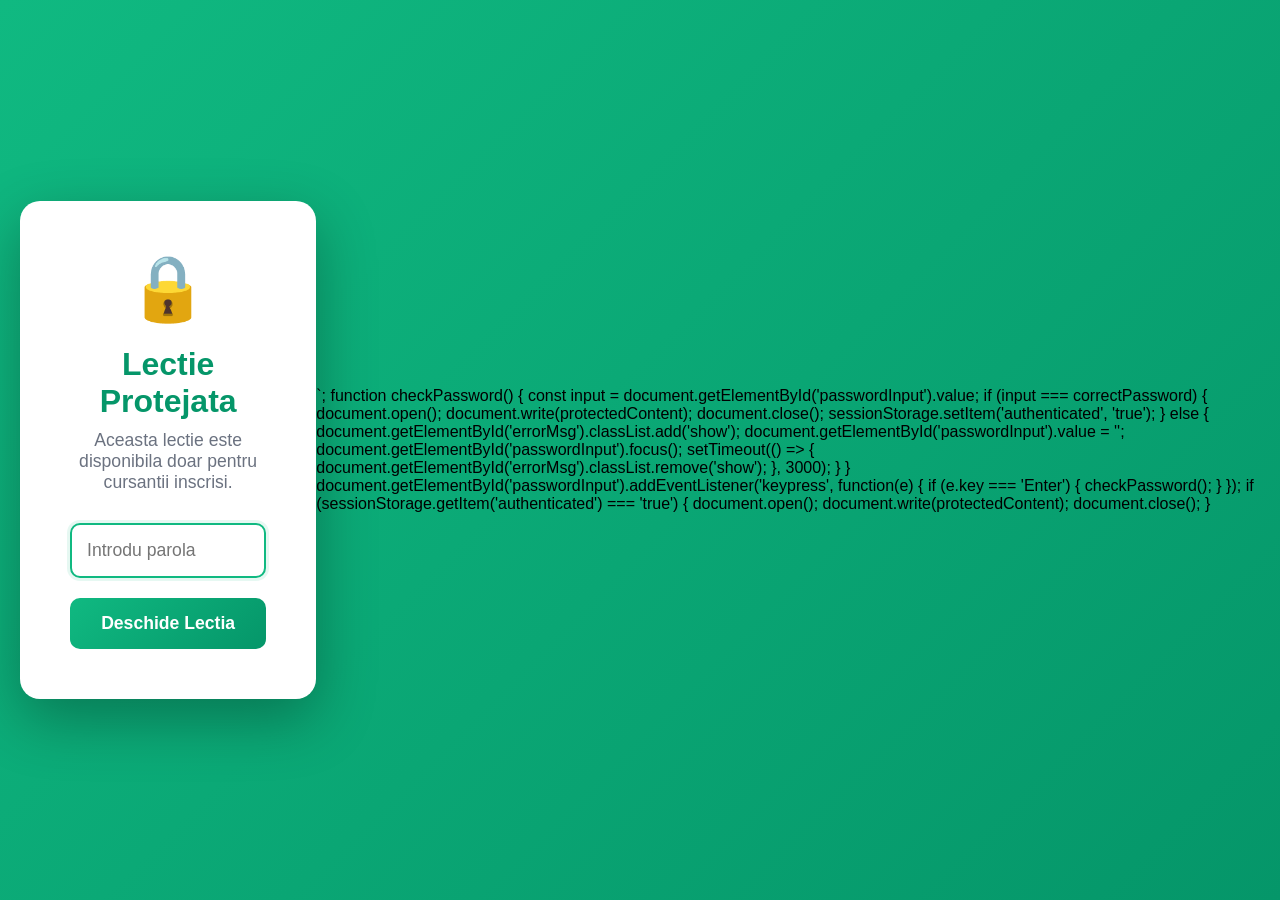
<file: index-REPARAT.html>
<!DOCTYPE html>
<html lang="ro">
<head>
    <meta charset="UTF-8">
    <meta name="viewport" content="width=device-width, initial-scale=1.0">
    <title>Substantive Compuse in Germana - Acces Protejat</title>
    <style>
        * {
            margin: 0;
            padding: 0;
            box-sizing: border-box;
        }

        body {
            font-family: 'Segoe UI', Tahoma, Geneva, Verdana, sans-serif;
            background: linear-gradient(135deg, #10b981 0%, #059669 100%);
            min-height: 100vh;
            display: flex;
            align-items: center;
            justify-content: center;
            padding: 20px;
        }

        #loginContainer {
            background: white;
            padding: 50px;
            border-radius: 20px;
            box-shadow: 0 20px 60px rgba(0,0,0,0.3);
            max-width: 450px;
            width: 100%;
            text-align: center;
        }

        #loginContainer h1 {
            color: #059669;
            margin-bottom: 10px;
            font-size: 2rem;
        }

        #loginContainer p {
            color: #6b7280;
            margin-bottom: 30px;
            font-size: 1.1rem;
        }

        #loginContainer input {
            width: 100%;
            padding: 15px;
            border: 2px solid #d1d5db;
            border-radius: 10px;
            font-size: 1.1rem;
            margin-bottom: 20px;
            transition: all 0.3s;
        }

        #loginContainer input:focus {
            outline: none;
            border-color: #10b981;
            box-shadow: 0 0 0 3px rgba(16, 185, 129, 0.1);
        }

        #loginContainer button {
            width: 100%;
            padding: 15px;
            background: linear-gradient(135deg, #10b981 0%, #059669 100%);
            color: white;
            border: none;
            border-radius: 10px;
            font-size: 1.1rem;
            font-weight: 600;
            cursor: pointer;
            transition: all 0.3s;
        }

        #loginContainer button:hover {
            transform: translateY(-2px);
            box-shadow: 0 6px 20px rgba(16, 185, 129, 0.4);
        }

        .error {
            color: #ef4444;
            font-weight: 600;
            margin-top: 15px;
            display: none;
        }

        .error.show {
            display: block;
        }

        .lock-icon {
            font-size: 4rem;
            margin-bottom: 20px;
        }

        @media (max-width: 768px) {
            #loginContainer {
                padding: 30px 20px;
            }

            #loginContainer h1 {
                font-size: 1.5rem;
            }

            #loginContainer p {
                font-size: 1rem;
            }
        }
    </style>
</head>
<body>
    <div id="loginContainer">
        <div class="lock-icon">🔒</div>
        <h1>Lectie Protejata</h1>
        <p>Aceasta lectie este disponibila doar pentru cursantii inscrisi.</p>
        <input type="password" id="passwordInput" placeholder="Introdu parola" autofocus>
        <button onclick="checkPassword()">Deschide Lectia</button>
        <div class="error" id="errorMsg">❌ Parola incorecta! Incearca din nou.</div>
    </div>

    <script>
        const correctPassword = "cursanti2025";
        const protectedContent = `<!DOCTYPE html>
<html lang="ro">
<head>
    <meta charset="UTF-8">
    <meta name="viewport" content="width=device-width, initial-scale=1.0">
    <title>Substantive Compuse in Germana - Workshop Complet</title>
    <style>
        * {
            margin: 0;
            padding: 0;
            box-sizing: border-box;
        }

        body {
            font-family: 'Segoe UI', Tahoma, Geneva, Verdana, sans-serif;
            background: linear-gradient(135deg, #10b981 0%, #059669 100%);
            line-height: 1.6;
            padding-top: 20px;
        }

        html {
            scroll-behavior: smooth;
        }

        /* Main Container */
        .container {
            max-width: 1000px;
            margin: 30px auto;
            background: white;
            border-radius: 20px;
            box-shadow: 0 20px 60px rgba(0,0,0,0.3);
        }

        .header {
            background: linear-gradient(135deg, #10b981 0%, #059669 100%);
            color: white;
            padding: 40px;
            text-align: center;
            border-radius: 20px 20px 0 0;
        }

        .header h1 {
            font-size: 2rem;
            margin-bottom: 10px;
        }

        .header p {
            font-size: 1.1rem;
            opacity: 0.9;
        }

        .content {
            padding: 40px;
        }

        /* Theory Sections */
        .section-header {
            background: linear-gradient(135deg, #10b981 0%, #059669 100%);
            color: white;
            padding: 20px 25px;
            border-radius: 12px;
            cursor: pointer;
            display: flex;
            justify-content: space-between;
            align-items: center;
            transition: transform 0.3s, box-shadow 0.3s;
            margin-bottom: 0;
        }

        .section-header:hover {
            transform: translateY(-2px);
            box-shadow: 0 8px 20px rgba(16, 185, 129, 0.4);
        }

        .section-header h3 {
            font-size: 1.3rem;
        }

        .arrow {
            font-size: 1.5rem;
            transition: transform 0.3s;
        }

        .arrow.rotated {
            transform: rotate(180deg);
        }

        .section-content {
            display: none;
            padding: 30px;
            background: #f0fdf4;
            border: 3px solid #10b981;
            border-top: none;
            border-radius: 0 0 12px 12px;
            margin-bottom: 20px;
        }

        .section-content.active {
            display: block;
        }

        .section {
            margin-bottom: 20px;
        }

        /* Exercise Items */
        .exercise-item {
            background: #f0fdf4;
            padding: 25px;
            border-radius: 12px;
            margin-bottom: 25px;
            border: 2px solid #e5e7eb;
            transition: all 0.3s;
        }

        .exercise-item.correct {
            border-color: #10b981;
            background: #d1fae5;
        }

        .exercise-item.incorrect {
            border-color: #ef4444;
            background: #fee2e2;
        }

        .exercise-number {
            display: inline-block;
            background: linear-gradient(135deg, #10b981 0%, #059669 100%);
            color: white;
            padding: 8px 16px;
            border-radius: 20px;
            font-weight: bold;
            margin-bottom: 15px;
        }

        .word-display {
            font-size: 1.3rem;
            font-weight: bold;
            color: #059669;
            margin-bottom: 20px;
        }

        /* Input Styles */
        .input-group {
            margin-bottom: 15px;
        }

        .input-group label {
            display: block;
            font-weight: 600;
            color: #374151;
            margin-bottom: 8px;
        }

        .input-row {
            display: flex;
            gap: 10px;
            align-items: center;
            margin-bottom: 15px;
            flex-wrap: wrap;
        }

        .article-input-wrapper {
            display: flex;
            align-items: center;
            gap: 5px;
            flex: 1;
            min-width: 180px;
        }

        .article-input-wrapper.break-line {
            flex-basis: 100%;
        }

        input[type="text"], select {
            padding: 12px 15px;
            border: 2px solid #d1d5db;
            border-radius: 8px;
            font-size: 1rem;
            transition: all 0.3s;
            flex: 1;
        }

        input[type="text"].small {
            max-width: 60px;
            flex: 0 0 60px;
        }

        select {
            cursor: pointer;
            appearance: none;
            background: white url("data:image/svg+xml,%3Csvg xmlns='http://www.w3.org/2000/svg' width='12' height='12' viewBox='0 0 12 12'%3E%3Cpath fill='%2310b981' d='M6 9L1 4h10z'/%3E%3C/svg%3E") no-repeat right 12px center;
            padding-right: 40px;
        }

        input:focus, select:focus {
            outline: none;
            border-color: #10b981;
            box-shadow: 0 0 0 3px rgba(16, 185, 129, 0.1);
        }

        input.correct, select.correct {
            border-color: #10b981;
            background: #ecfdf5;
        }

        input.incorrect, select.incorrect {
            border-color: #ef4444;
            background: #fef2f2;
        }

        .plus-sign {
            font-size: 1.5rem;
            color: #10b981;
            font-weight: bold;
        }

        /* Feedback */
        .feedback {
            display: none;
            margin-top: 15px;
            padding: 12px 15px;
            border-radius: 8px;
            font-weight: 600;
        }

        .feedback.show {
            display: block;
        }

        .feedback.correct {
            background: #d1fae5;
            color: #065f46;
            border-left: 4px solid #10b981;
        }

        .feedback.incorrect {
            background: #fee2e2;
            color: #991b1b;
            border-left: 4px solid #ef4444;
        }

        .correct-answer {
            margin-top: 10px;
            padding: 10px;
            background: #f0fdf4;
            border-radius: 6px;
            color: #065f46;
        }

        /* Buttons */
        .buttons {
            display: flex;
            gap: 15px;
            justify-content: center;
            margin-top: 40px;
            flex-wrap: wrap;
        }

        button {
            padding: 15px 40px;
            border: none;
            border-radius: 10px;
            font-size: 1.1rem;
            font-weight: 600;
            cursor: pointer;
            transition: all 0.3s;
        }

        .btn-check {
            background: linear-gradient(135deg, #10b981 0%, #059669 100%);
            color: white;
            box-shadow: 0 4px 15px rgba(16, 185, 129, 0.4);
        }

        .btn-check:hover {
            transform: translateY(-2px);
            box-shadow: 0 6px 20px rgba(16, 185, 129, 0.6);
        }

        .btn-reset {
            background: #6b7280;
            color: white;
        }

        .btn-reset:hover {
            background: #4b5563;
        }

        /* Score */
        .score {
            text-align: center;
            font-size: 1.5rem;
            font-weight: bold;
            padding: 20px;
            margin-top: 30px;
            background: linear-gradient(135deg, #fef3c7 0%, #fde68a 100%);
            border-radius: 12px;
            display: none;
        }

        .score.show {
            display: block;
        }

        /* Info Boxes */
        .example-box, .info-box {
            background: linear-gradient(135deg, #d1fae5 0%, #a7f3d0 100%);
            padding: 20px;
            border-radius: 12px;
            margin-bottom: 20px;
            border-left: 5px solid #10b981;
        }

        .example-box h3, .info-box h3 {
            color: #065f46;
            margin-bottom: 10px;
        }

        .example-box p, .info-box p {
            color: #1e293b;
            font-size: 1.05rem;
        }

        /* Ex 6 Styles */
        .all-variants {
            display: none;
            margin-top: 40px;
            padding-top: 40px;
            border-top: 3px solid #10b981;
        }

        .all-variants.show {
            display: block;
        }

        .variants-header {
            background: linear-gradient(135deg, #fbbf24 0%, #f59e0b 100%);
            color: white;
            padding: 25px;
            border-radius: 12px;
            text-align: center;
            margin-bottom: 30px;
        }

        .category {
            margin-bottom: 30px;
        }

        .category-header {
            background: linear-gradient(135deg, #10b981 0%, #059669 100%);
            color: white;
            padding: 15px 20px;
            border-radius: 10px;
            margin-bottom: 15px;
        }

        .category-header h3 {
            font-size: 1.3rem;
        }

        .arrow-ex6 {
            font-size: 1.5rem;
            transition: transform 0.3s;
            color: white;
        }

        .variants-grid {
            display: grid;
            grid-template-columns: repeat(auto-fill, minmax(300px, 1fr));
            gap: 15px;
        }

        .variant-card {
            background: #f0fdf4;
            padding: 15px;
            border-radius: 8px;
            border-left: 4px solid #10b981;
        }

        .variant-card strong {
            color: #059669;
            font-size: 1.1rem;
        }

        .variant-parts {
            color: #6b7280;
            font-size: 0.9rem;
            margin: 5px 0;
        }

        .words-list {
            background: white;
            padding: 15px;
            border-radius: 8px;
            margin-top: 15px;
        }

        .words-list p {
            margin-bottom: 8px;
        }

        /* Responsive */
        @media (max-width: 768px) {
            body {
                padding-top: 140px;
                padding: 10px;
                padding-top: 140px;
            }

            .nav-container {
                flex-direction: column;
            }

            .container {
                margin: 15px auto;
                border-radius: 15px;
            }

            .header {
                padding: 25px 20px;
                border-radius: 15px 15px 0 0;
            }

            .header h1 {
                font-size: 1.5rem;
            }

            .header p {
                font-size: 0.95rem;
            }

            .content {
                padding: 20px 15px;
            }

            .section-header h3 {
                font-size: 1.1rem;
            }

            .example-box, .info-box {
                padding: 15px;
                font-size: 0.95rem;
            }

            .exercise-item {
                padding: 15px;
            }

            .exercise-number {
                font-size: 0.9rem;
                padding: 6px 12px;
            }

            .word-display {
                font-size: 1.1rem;
            }

            .input-group label {
                font-size: 0.95rem;
            }

            .input-row {
                flex-direction: column;
                gap: 8px;
            }

            .article-input-wrapper {
                width: 100%;
                min-width: 100%;
            }

            input[type="text"], select {
                font-size: 0.95rem;
                padding: 10px 12px;
            }

            .plus-sign {
                display: none;
            }

            .feedback {
                font-size: 0.9rem;
                padding: 10px 12px;
            }

            .buttons {
                flex-direction: column;
                gap: 10px;
            }

            button {
                width: 100%;
                padding: 12px 20px;
                font-size: 1rem;
            }

            .score {
                font-size: 1.2rem;
                padding: 15px;
            }

            .variants-grid {
                grid-template-columns: 1fr;
            }

            .variant-card {
                padding: 12px;
            }

            .category-header h3 {
                font-size: 1.1rem;
            }
        }

        /* Extra small phones */
        @media (max-width: 480px) {
            .header h1 {
                font-size: 1.3rem;
            }

            .nav-link {
                font-size: 0.85rem;
                padding: 6px 10px;
            }

            .exercise-item {
                padding: 12px;
            }

            input[type="text"], select {
                font-size: 0.9rem;
            }
        }
    </style>
</head>
<body>
    

    <!-- TEORIE -->
    <div class="container" id="teorie">
        <div class="header" style="cursor: pointer;" onclick="toggleExercise('teorie')">
            <h1>ʚଓ TEORIE <span id="arrow-header-teorie" style="font-size: 1.5rem; transition: transform 0.3s;">▼</span></h1>
            <p>Substantive Compuse in Germana - Zusammengesetzte Substantive - PARTEA 1</p>
        </div>
        <div class="content" id="content-teorie" style="display: none;">
            <div class="section">
                <div class="section-header" onclick="toggleSection(0)">
                    <h3>CE SUNT SUBSTANTIVELE COMPUSE?</h3>
                    <span class="arrow">▼</span>
                </div>
                <div class="section-content">
                    <div class="example-box">
                        <h3>DEFINITIE</h3>
                        <p>Un substantiv compus este un substantiv format din <strong>cel putin doua cuvinte</strong> unite impreuna.</p>
                    </div>
                    <div class="example-box">
                        <h3>Exemplu simplu in romana:</h3>
                        <p>"copil" + "camera" = "camera copiilor"</p>
                    </div>
                    <div class="example-box">
                        <h3>Exemplu in germana:</h3>
                        <p><strong>das Kind</strong> (copilul) + <strong>das Zimmer</strong> (camera) = <strong>das Kinderzimmer</strong> (camera copiilor)</p>
                    </div>
                </div>
            </div>

            <div class="section">
                <div class="section-header" onclick="toggleSection(1)">
                    <h3>DE CE SUNT IMPORTANTE?</h3>
                    <span class="arrow">▼</span>
                </div>
                <div class="section-content">
                    <div class="example-box">
                        <h3>1. Limba germana IUBESTE cuvintele compuse!</h3>
                        <p>Germanii creeaza constant cuvinte noi prin combinare. Este o caracteristica fundamentala a limbii!</p>
                    </div>
                    <div class="example-box">
                        <h3>2. Vocabular INFINIT!</h3>
                        <p>Cand stii cum sa formezi substantive compuse, vocabularul tau devine MULT mai mare! Nu mai trebuie sa memorezi fiecare cuvant separat.</p>
                    </div>
                    <div class="example-box">
                        <h3>3. Exprimare PRECISA!</h3>
                        <p>Poti descrie lucruri foarte specific:<br>
                        <strong>das Zimmer</strong> = camera (ce fel de camera?)<br>
                        <strong>das Kinderzimmer</strong> = camera copiilor (AHA! Acum stim!)</p>
                    </div>
                </div>
            </div>

            <div class="section">
                <div class="section-header" onclick="toggleSection(2)">
                    <h3>REGULILE DE AUR</h3>
                    <span class="arrow">▼</span>
                </div>
                <div class="section-content">
                    <div class="example-box">
                        <h3>REGULA 1: Scris cu majuscula</h3>
                        <p>Un substantiv compus se scrie cu litera mare doar la inceput (ca orice substantiv german).</p>
                        <p style="margin-top: 10px;">✅ das Kinderzimmer<br>❌ das KinderZimmer</p>
                    </div>
                    <div class="example-box">
                        <h3>REGULA 2: Articolul ultimului cuvant</h3>
                        <p>Substantivul compus ia articolul <strong>ultimului cuvant</strong> (Grundwort - cuvantul de baza).</p>
                        <p style="margin-top: 15px;"><strong>Exemple:</strong><br>
                        • das Auto + <strong>die Tür</strong> = <strong>die</strong> Autotür (die de la Tür)<br>
                        • der Tee + <strong>die Kanne</strong> = <strong>die</strong> Teekanne (die de la Kanne)<br>
                        • die Sonne + <strong>der Schein</strong> = <strong>der</strong> Sonnenschein (der de la Schein)</p>
                        <p style="margin-top: 10px; font-weight: bold; color: #059669;">⚠️ Retine: Ultimul cuvant DICTEAZA articolul!</p>
                    </div>
                    <div class="example-box">
                        <h3>REGULA 3: Primul descrie pe al doilea</h3>
                        <p>In substantivul compus:<br>
                        <strong>Primul cuvant</strong> (Bestimmungswort) = DESCRIE<br>
                        <strong>Al doilea cuvant</strong> (Grundwort) = este DESCRIS</p>
                        <p style="margin-top: 10px;"><strong>das Kinder|zimmer</strong><br>
                        Kind (copil) → descrie<br>
                        Zimmer (camera) → ce fel de camera? → camera COPIILOR</p>
                        <p style="margin-top: 10px;"><strong>die Auto|tür</strong><br>
                        Auto (masina) → descrie<br>
                        Tür (usa) → ce fel de usa? → usa MASINII</p>
                    </div>
                </div>
            </div>

            <div class="section">
                <div class="section-header" onclick="toggleSection(3)">
                    <h3>TIPUL 1: SUBSTANTIV + SUBSTANTIV</h3>
                    <span class="arrow">▼</span>
                </div>
                <div class="section-content">
                    <div class="example-box">
                        <h3>CUM FUNCTIONEAZA?</h3>
                        <p>Pur si simplu asezi cuvintele unul dupa altul:</p>
                        <p style="text-align: center; font-size: 1.2rem; font-weight: bold; background: white; padding: 15px; border-radius: 8px; margin-top: 15px;">
                            SUBSTANTIV 1 + SUBSTANTIV 2 = SUBSTANTIV COMPUS
                        </p>
                    </div>
                    <div class="example-box">
                        <h3>EXEMPLE SIMPLE</h3>
                        <p><strong>1.</strong> das Auto + die Tür = <strong>die Autotür</strong> (usa masinii)</p>
                        <p><strong>2.</strong> der Tee + die Kanne = <strong>die Teekanne</strong> (ceainicul)</p>
                        <p><strong>3.</strong> das Haus + die Tür = <strong>die Haustür</strong> (usa de la intrare a casei)</p>
                        <p><strong>4.</strong> der Fuß + der Ball = <strong>der Fußball</strong> (mingea de fotbal)</p>
                        <p><strong>5.</strong> die Blume + der Topf = <strong>der Blumentopf</strong> (ghiveciul)</p>
                    </div>
                    <div class="example-box">
                        <h3>EXEMPLE MAI COMPLEXE (3+ cuvinte!)</h3>
                        <p>Da, poti combina mai mult de 2 cuvinte!</p>
                        <p style="margin-top: 10px;"><strong>1.</strong> der Fuß + der Ball + das Spiel = <strong>das Fußballspiel</strong><br>
                        (meciul de fotbal)</p>
                        <p><strong>2.</strong> die Geburt + der Tag + das Geschenk = <strong>das Geburtstagsgeschenk</strong><br>
                        (cadoul de ziua de nastere)</p>
                        <p><strong>3.</strong> das Auto + die Bahn + der Hof = <strong>der Autobahnhof</strong><br>
                        (statia de autostrada / parcare)</p>
                    </div>
                </div>
            </div>

            <div class="section">
                <div class="section-header" onclick="toggleSection(4)">
                    <h3>CUM SA INTELEGI UN CUVANT LUNG?</h3>
                    <span class="arrow">▼</span>
                </div>
                <div class="section-content">
                    <div class="example-box">
                        <h3>Strategia in 3 pasi:</h3>
                        <p><strong>PASUL 1:</strong> Imparte cuvantul in parti<br>
                        <strong>PASUL 2:</strong> Identifica ultimul cuvant (Grundwort) → acesta iti da ARTICOLUL si SENSUL PRINCIPAL<br>
                        <strong>PASUL 3:</strong> Citeste de la DREAPTA la STANGA pentru a intelege sensul complet</p>
                    </div>
                    <div class="example-box">
                        <h3>EXEMPLU: die Haustür</h3>
                        <p><strong>PASUL 1 - Imparte:</strong><br>Haus + Tür</p>
                        <p style="margin-top: 10px;"><strong>PASUL 2 - Ultimul cuvant:</strong><br>
                        Tür (usa) → articol <strong>die</strong><br>
                        Deci este vorba despre o USA</p>
                        <p style="margin-top: 10px;"><strong>PASUL 3 - Citeste invers:</strong><br>
                        Ce fel de usa? → Haus (casa)<br>
                        = usa CASEI</p>
                        <p style="margin-top: 10px; font-weight: bold; background: white; padding: 10px; border-radius: 8px;">
                        ✓ Rezultat: die Haustür = usa casei</p>
                    </div>
                </div>
            </div>

            <div class="section">
                <div class="section-header" onclick="toggleSection(5)">
                    <h3>LITERELE DE LEGATURA (Fugenelemente)</h3>
                    <span class="arrow">▼</span>
                </div>
                <div class="section-content">
                    <div class="example-box">
                        <h3>CE SUNT?</h3>
                        <p>Uneori, intre cuvinte trebuie sa inserezi o litera sau un grup de litere pentru ca substantivul sa sune corect.</p>
                        <p style="margin-top: 10px;"><strong>Cele mai comune litere de legatura:</strong><br>
                        -e- | -(e)s- | -(e)n- | -er-</p>
                    </div>
                    <div class="example-box">
                        <h3>CAND FOLOSIM -(e)s-?</h3>
                        <p>Litera de legatura -(e)s- apare adesea dupa substantive feminine terminate in -ung, -heit, -keit, -schaft:</p>
                        <p style="margin-top: 10px;"><strong>1.</strong> die Geburt + der Tag = <strong>der Geburtstag</strong><br>
                        die Geburt → Geburt<strong>s</strong>tag</p>
                        <p><strong>2.</strong> die Geburt + der Tag + das Geschenk = <strong>das Geburtstagsgeschenk</strong><br>
                        Geburtstag<strong>s</strong>geschenk</p>
                        <p><strong>3.</strong> die Arbeit + der Platz = <strong>der Arbeitsplatz</strong><br>
                        Arbeit<strong>s</strong>platz (locul de munca)</p>
                    </div>
                    <div class="example-box">
                        <h3>CAND FOLOSIM -(e)n-?</h3>
                        <p>Litera de legatura -(e)n- apare adesea dupa substantive feminine (acestea trec la plural, insa exista si exceptii - die Hand, die Tür):</p>
                        <p style="margin-top: 10px;"><strong>1.</strong> die Straße + die Bahn = <strong>die Straßenbahn</strong><br>
                        Straße<strong>n</strong>bahn (tramvaiul)</p>
                        <p><strong>2.</strong> die Blume + der Topf = <strong>der Blumentopf</strong><br>
                        Blume<strong>n</strong>topf (ghiveciul)</p>
                    </div>
                    <div class="example-box">
                        <h3>CAND FOLOSIM -er-?</h3>
                        <p>Litera de legatura -er- apare adesea la plural:</p>
                        <p style="margin-top: 10px;"><strong>1.</strong> das Bild + das Buch = <strong>das Bilderbuch</strong><br>
                        das Bild (plural: Bilder) → Bild<strong>er</strong>buch<br>
                        (cartea ilustrata)</p>
                        <p><strong>2.</strong> das Kind + das Zimmer = <strong>das Kinderzimmer</strong><br>
                        das Kind (plural: Kinder) → Kind<strong>er</strong>zimmer<br>
                        (camera copiilor)</p>
                    </div>
                </div>
            </div>

            <div class="section">
                <div class="section-header" onclick="toggleSection(6)">
                    <h3>CEL MAI LUNG CUVANT COMPUS IN GERMANA</h3>
                    <span class="arrow">▼</span>
                </div>
                <div class="section-content">
                    <div class="example-box" style="text-align: center;">
                        <h3 style="font-size: 1.5rem; margin-bottom: 20px;">🏆 Cel mai lung cuvant compus</h3>
                        <p style="font-size: 1.1rem; font-weight: bold; word-break: break-all; line-height: 1.8; color: #059669; margin: 20px 0;">
                            Rinderkennzeichnungsfleischetikettierungsüberwachungsaufgabenübertragungsgesetz
                        </p>
                        <p style="font-size: 1.4rem; font-weight: bold; color: #065f46; margin: 20px 0;">63 de litere!</p>
                        <p>(O lege care reglementa modul in care este etichetata carnea de vita in Germania - a fost in vigoare intre 1999-2013)</p>
                    </div>
                    <div class="example-box">
                        <h3>Traducere:</h3>
                        <p>Legea privind transferul sarcinilor de monitorizare a etichetarii carnii de vita.</p>
                    </div>
                    <div class="example-box">
                        <h3>Compunere:</h3>
                        <p>• <strong>das Rind</strong> → vita / cornuta<br>
                        • <strong>die Kennzeichnung</strong> → marcarea / identificarea<br>
                        • <strong>das Fleisch</strong> → carnea<br>
                        • <strong>die Etikettierung</strong> → etichetarea<br>
                        • <strong>die Überwachung</strong> → supravegherea<br>
                        • <strong>die Aufgabe</strong> → sarcina / atributia<br>
                        • <strong>die Übertragung</strong> → transferul / transmiterea<br>
                        • <strong>das Gesetz</strong> → legea</p>
                    </div>
                </div>
            </div>
        </div>
    </div>

    <!-- EX 1 -->
    <div class="container" id="ex1">
        <div class="header" style="cursor: pointer;" onclick="toggleExercise('ex1')">
            <h1>ʚଓ ÜBUNG 1 <span id="arrow-header-ex1" style="font-size: 1.5rem; transition: transform 0.3s;">▼</span></h1>
            <p>Descifreaza substantivele compuse</p>
        </div>
        <div class="content" id="content-ex1" style="display: none;">
            <div class="example-box">
                <h3>📝 Exemplu:</h3>
                <p><strong>die Autotür</strong> → <strong>das Auto</strong> + <strong>die Tür</strong> → usa masinii</p>
            </div>
            <div id="exercises-ex1"></div>
            <div class="buttons">
                <button class="btn-check" onclick="checkAnswers('ex1')">✓ Verifica</button>
                <button class="btn-reset" onclick="resetExercise('ex1')">↻ Reseteaza</button>
            </div>
            <div class="score" id="score-ex1"></div>
        </div>
    </div>

    <!-- EX 2 -->
    <div class="container" id="ex2">
        <div class="header" style="cursor: pointer;" onclick="toggleExercise('ex2')">
            <h1>ʚଓ ÜBUNG 2 <span id="arrow-header-ex2" style="font-size: 1.5rem; transition: transform 0.3s;">▼</span></h1>
            <p>Substantive cu 3 parti</p>
        </div>
        <div class="content" id="content-ex2" style="display: none;">
            <div class="info-box">
                <h3>💡 Atentie!</h3>
                <p>Aceste substantive au <strong>3 parti</strong>! Al treilea cuvant va fi pe rand nou.</p>
            </div>
            <div id="exercises-ex2"></div>
            <div class="buttons">
                <button class="btn-check" onclick="checkAnswers('ex2')">✓ Verifica</button>
                <button class="btn-reset" onclick="resetExercise('ex2')">↻ Reseteaza</button>
            </div>
            <div class="score" id="score-ex2"></div>
        </div>
    </div>

    <!-- EX 3 -->
    <div class="container" id="ex3">
        <div class="header" style="cursor: pointer;" onclick="toggleExercise('ex3')">
            <h1>ʚଓ ÜBUNG 3 <span id="arrow-header-ex3" style="font-size: 1.5rem; transition: transform 0.3s;">▼</span></h1>
            <p>Gaseste articolul corect</p>
        </div>
        <div class="content" id="content-ex3" style="display: none;">
            <div class="info-box">
                <h3>⚡ Regula de aur:</h3>
                <p><strong>Articolul vine de la ULTIMUL cuvant!</strong></p>
            </div>
            <div id="exercises-ex3"></div>
            <div class="buttons">
                <button class="btn-check" onclick="checkAnswers('ex3')">✓ Verifica</button>
                <button class="btn-reset" onclick="resetExercise('ex3')">↻ Reseteaza</button>
            </div>
            <div class="score" id="score-ex3"></div>
        </div>
    </div>

    <!-- EX 4 -->
    <div class="container" id="ex4">
        <div class="header" style="cursor: pointer;" onclick="toggleExercise('ex4')">
            <h1>ʚଓ ÜBUNG 4 <span id="arrow-header-ex4" style="font-size: 1.5rem; transition: transform 0.3s;">▼</span></h1>
            <p>Formeaza substantive compuse</p>
        </div>
        <div class="content" id="content-ex4" style="display: none;">
            <div class="info-box">
                <h3>📝 Exemplu:</h3>
                <p><strong>der Apfel + der Saft = der Apfelsaft</strong></p>
            </div>
            <div id="exercises-ex4"></div>
            <div class="buttons">
                <button class="btn-check" onclick="checkAnswers('ex4')">✓ Verifica</button>
                <button class="btn-reset" onclick="resetExercise('ex4')">↻ Reseteaza</button>
            </div>
            <div class="score" id="score-ex4"></div>
        </div>
    </div>

    <!-- EX 5 -->
    <div class="container" id="ex5">
        <div class="header" style="cursor: pointer;" onclick="toggleExercise('ex5')">
            <h1>ʚଓ ÜBUNG 5 <span id="arrow-header-ex5" style="font-size: 1.5rem; transition: transform 0.3s;">▼</span></h1>
            <p>Completeaza tabelul</p>
        </div>
        <div class="content" id="content-ex5" style="display: none;">
            <div class="info-box">
                <h3>📝 Instructiuni:</h3>
                <p>Completeaza substantivul compus si traducerea.</p>
            </div>
            <div id="exercises-ex5"></div>
            <div class="buttons">
                <button class="btn-check" onclick="checkAnswers('ex5')">✓ Verifica</button>
                <button class="btn-reset" onclick="resetExercise('ex5')">↻ Reseteaza</button>
            </div>
            <div class="score" id="score-ex5"></div>
        </div>
    </div>

    <!-- EX 6 -->
    <div class="container" id="ex6">
        <div class="header" style="cursor: pointer;" onclick="toggleExercise('ex6')">
            <h1>ʚଓ ÜBUNG 6 <span id="arrow-header-ex6" style="font-size: 1.5rem; transition: transform 0.3s;">▼</span></h1>
            <p>Creativitate - Creeaza substantive compuse!</p>
        </div>
        <div class="content" id="content-ex6" style="display: none;">
            <div class="info-box">
                <h3>🎨 Fii creativ!</h3>
                <p>Creeaza <strong>5 substantive compuse</strong> folosind cuvintele de mai jos.</p>
                <div class="words-list">
                    <p><strong>Grupa 1:</strong> das Haus, der Garten, die Tür, das Fenster, der Baum</p>
                    <p><strong>Grupa 2:</strong> das Buch, die Schule, der Lehrer, das Kind</p>
                    <p><strong>Grupa 3:</strong> die Sonne, der Regen, der Schnee, die Blume</p>
                </div>
            </div>
            <div id="exercises-ex6"></div>
            <div class="buttons">
                <button class="btn-check" onclick="showAllVariants()">🔍 Arata toate variantele</button>
                <button class="btn-reset" onclick="resetExercise('ex6')">↻ Reseteaza</button>
            </div>
            <div class="all-variants" id="allVariants">
                <div class="variants-header">
                    <h2>✨ Toate variantele posibile</h2>
                    <p>TOATE combinatiile cu cuvintele date!</p>
                </div>
                <div id="variantsContainer"></div>
            </div>
        </div>
    </div>

    <!-- RECAPITULARE -->
    <div class="container" id="recapitulare">
        <div class="header" style="cursor: pointer;" onclick="toggleExercise('recapitulare')">
            <h1>ʚଓ RECAPITULARE <span id="arrow-header-recapitulare" style="font-size: 1.5rem; transition: transform 0.3s;">▼</span></h1>
            <p>Ce am invatat astazi?</p>
        </div>
        <div class="content" id="content-recapitulare" style="display: none;">
            <div class="example-box">
                <h3>✓ Substantive compuse</h3>
                <p>Cuvinte formate din <strong>2+ cuvinte</strong></p>
            </div>
            <div class="example-box">
                <h3>✓ Regulile</h3>
                <p>Articolul ultimului cuvant | Primul descrie pe al doilea</p>
            </div>
            <div class="example-box">
                <h3>★ FELICITARI!</h3>
                <p><strong>Viel Erfolg!</strong></p>
            </div>
        </div>
    </div>

    <script>
        // Data
        const exercisesEx1 = [
            { word: "die Autobahn", article1: "das", part1: "Auto", article2: "die", part2: "Bahn", translation: "autostrada" },
            { word: "der Autoschlüssel", article1: "das", part1: "Auto", article2: "der", part2: "Schlüssel", translation: "cheia masinii" },
            { word: "der Bahnhof", article1: "die", part1: "Bahn", article2: "der", part2: "Hof", translation: "gara" },
            { word: "der Blumenstrauß", article1: "die", part1: "Blume", article2: "der", part2: "Strauß", translation: "buchetul de flori" },
            { word: "der Briefkasten", article1: "der", part1: "Brief", article2: "der", part2: "Kasten", translation: "cutia postala" },
            { word: "das Gartenhaus", article1: "der", part1: "Garten", article2: "das", part2: "Haus", translation: "casa din gradina" }
        ];

        const exercisesEx2 = [
            { word: "der Haustürschlüssel", article1: "das", part1: "Haus", article2: "die", part2: "Tür", article3: "der", part3: "Schlüssel", translation: "cheia usii de la intrare" },
            { word: "der Kindergartenlehrer", article1: "das", part1: "Kind", article2: "der", part2: "Garten", article3: "der", part3: "Lehrer", translation: "educatorul de gradinita" },
            { word: "die Weihnachtsmarktbude", article1: "die", part1: "Weihnacht", article2: "der", part2: "Markt", article3: "die", part3: "Bude", translation: "standurile de la targul de Craciun" },
            { word: "das Geburtstagskind", article1: "der", part1: "Geburtstag", article2: "das", part2: "Kind", article3: "", part3: "", translation: "copilul care isi sarbatoreste ziua de nastere", note: true },
            { word: "das Autobahndreieck", article1: "das", part1: "Auto", article2: "die", part2: "Bahn", article3: "das", part3: "Dreieck", translation: "intersectia de autostrazi" },
            { word: "der Fußballspieler", article1: "der", part1: "Fuß", article2: "der", part2: "Ball", article3: "der", part3: "Spieler", translation: "jucatorul de fotbal" }
        ];

        const exercisesEx3 = [
            { word1: "Haus", article1: "das", word2: "Tür", article2: "die", compound: "Haustür", correct: "die" },
            { word1: "Garten", article1: "der", word2: "Haus", article2: "das", compound: "Gartenhaus", correct: "das" },
            { word1: "Blume", article1: "die", word2: "Topf", article2: "der", compound: "Blumentopf", correct: "der" },
            { word1: "Tisch", article1: "der", word2: "Decke", article2: "die", compound: "Tischdecke", correct: "die" },
            { word1: "Tennis", article1: "das", word2: "Ball", article2: "der", compound: "Tennisball", correct: "der" },
            { word1: "Woche", article1: "die", word2: "Ende", article2: "das", compound: "Wochenende", correct: "das" }
        ];

        const exercisesEx4 = [
            { word1: "der Apfel", word2: "der Kuchen", compound: "Apfelkuchen", article: "der", translation: "prajitura cu mere" },
            { word1: "die Reise", word2: "die Tasche", compound: "Reisetasche", article: "die", translation: "geanta de voiaj" },
            { word1: "das Fahrrad", word2: "der Weg", compound: "Fahrradweg", article: "der", translation: "pista de biciclete" },
            { word1: "die Hand", word2: "der Ball", compound: "Handball", article: "der", translation: "handbalul" },
            { word1: "die Sonne", word2: "der Schein", compound: "Sonnenschein", article: "der", translation: "stralucirea soarelui" }
        ];

        const exercisesEx5 = [
            { word1: "das Haus", word2: "das Tier", compound: "das Haustier", translation: "animalul de casa" },
            { word1: "das Kleid", word2: "der Schrank", compound: "der Kleiderschrank", translation: "dulapul de haine" },
            { word1: "der Brief", word2: "der Kasten", compound: "der Briefkasten", translation: "cutia postala" },
            { word1: "die Arbeit", word2: "der Platz", compound: "der Arbeitsplatz", translation: "locul de munca" },
            { word1: "die Straße", word2: "die Bahn", compound: "die Straßenbahn", translation: "tramvaiul" }
        ];

        const allVariants = {
            "Grupa 1: Haus, Garten, Tür, Fenster, Baum": [
                { word: "die Haustür", parts: "das Haus + die Tür", translation: "usa de la intrare" },
                { word: "das Hausfenster", parts: "das Haus + das Fenster", translation: "fereastra casei" },
                { word: "der Hausbaum", parts: "das Haus + der Baum", translation: "copacul casei" },
                { word: "das Gartenhaus", parts: "der Garten + das Haus", translation: "casa din gradina" },
                { word: "die Gartentür", parts: "der Garten + die Tür", translation: "poarta gradinii" },
                { word: "das Gartenfenster", parts: "der Garten + das Fenster", translation: "fereastra spre gradina" },
                { word: "der Gartenbaum", parts: "der Garten + der Baum", translation: "copacul din gradina" },
                { word: "das Türfenster", parts: "die Tür + das Fenster", translation: "fereastra usii" },
                { word: "das Baumhaus", parts: "der Baum + das Haus", translation: "casa din copac" },
                { word: "die Gartenhaustür", parts: "der Garten + das Haus + die Tür", translation: "usa casei din gradina" },
                { word: "das Gartenhausfenster", parts: "der Garten + das Haus + das Fenster", translation: "fereastra casei din gradina" },
                { word: "die Baumhaustür", parts: "der Baum + das Haus + die Tür", translation: "usa casei din copac" },
                { word: "das Baumhausfenster", parts: "der Baum + das Haus + das Fenster", translation: "fereastra casei din copac" }
            ],
            "Grupa 2: Buch, Schule, Lehrer, Kind": [
                { word: "das Schulbuch", parts: "die Schule + das Buch", translation: "manualul scolar" },
                { word: "der Schullehrer", parts: "die Schule + der Lehrer", translation: "profesorul de scoala" },
                { word: "das Schulkind", parts: "die Schule + das Kind", translation: "copilul scolar" },
                { word: "das Lehrerbuch", parts: "der Lehrer + das Buch", translation: "cartea profesorului" },
                { word: "der Kinderschullehrer", parts: "das Kind + die Schule + der Lehrer", translation: "profesorul scolii pentru copii" },
                { word: "das Lehrerkind", parts: "der Lehrer + das Kind", translation: "copilul profesorului" },
                { word: "das Kinderbuch", parts: "das Kind + das Buch", translation: "cartea pentru copii" },
                { word: "die Kinderschule", parts: "das Kind + die Schule", translation: "scoala pentru copii" },
                { word: "der Kinderlehrer", parts: "das Kind + der Lehrer", translation: "profesorul pentru copii" },
                { word: "das Schulkinderbuch", parts: "die Schule + das Kind + das Buch", translation: "cartea pentru copiii scolari" }
            ],
            "Grupa 3: Sonne, Regen, Schnee, Blume": [
                { word: "die Sonnenblume", parts: "die Sonne + die Blume", translation: "floarea-soarelui" },
                { word: "der Sonnenregen", parts: "die Sonne + der Regen", translation: "ploaia cu soare" },
                { word: "der Sonnenschnee", parts: "die Sonne + der Schnee", translation: "zapada la soare" },
                { word: "die Regenblume", parts: "der Regen + die Blume", translation: "floare de ploaie" },
                { word: "der Regenschnee", parts: "der Regen + der Schnee", translation: "lapovita" },
                { word: "die Schneeblume", parts: "der Schnee + die Blume", translation: "floare de zapada" },
                { word: "der Blumenregen", parts: "die Blume + der Regen", translation: "ploaia de flori" },
                { word: "der Blumenschnee", parts: "die Blume + der Schnee", translation: "zapada de flori" }
            ],
            "Combinatii intre grupe": [
                { word: "das Schulhaus", parts: "die Schule + das Haus", translation: "cladirea scolii" },
                { word: "die Schultür", parts: "die Schule + die Tür", translation: "usa scolii" },
                { word: "das Schulfenster", parts: "die Schule + das Fenster", translation: "fereastra scolii" },
                { word: "die Baumschule", parts: "der Baum + die Schule", translation: "pepiniera" },
                { word: "der Schulbaum", parts: "die Schule + der Baum", translation: "copacul scolii" },
                { word: "die Gartenblume", parts: "der Garten + die Blume", translation: "floarea de gradina" },
                { word: "das Blumenhaus", parts: "die Blume + das Haus", translation: "casa florilor / sera" },
                { word: "der Blumengarten", parts: "die Blume + der Garten", translation: "gradina de flori" },
                { word: "die Blumentür", parts: "die Blume + die Tür", translation: "usa cu flori" },
                { word: "das Blumenfenster", parts: "die Blume + das Fenster", translation: "fereastra cu flori" },
                { word: "der Sonnenbaum", parts: "die Sonne + der Baum", translation: "copac expus la soare" },
                { word: "der Sonnengarten", parts: "die Sonne + der Garten", translation: "gradina insorita" },
                { word: "das Blumenbuch", parts: "die Blume + das Buch", translation: "cartea despre flori" },
                { word: "die Blumenschule", parts: "die Blume + die Schule", translation: "scoala de floricultura" },
                { word: "das Blumenkind", parts: "die Blume + das Kind", translation: "copilul floare" },
                { word: "der Blumenlehrer", parts: "die Blume + der Lehrer", translation: "profesorul de floricultura" },
                { word: "das Gartentor", parts: "der Garten + die Tür", translation: "poarta gradinii" },
                { word: "das Haustor", parts: "das Haus + die Tür", translation: "poarta casei" }
            ]
        };

        // Initialize
        function initEx1() {
            const container = document.getElementById('exercises-ex1');
            exercisesEx1.forEach((ex, i) => {
                const div = document.createElement('div');
                div.className = 'exercise-item';
                div.id = \`ex1-\${i}\`;
                div.innerHTML = \`
                    <div class="exercise-number">Ex. \${i + 1}</div>
                    <div class="word-display">\${ex.word}</div>
                    <div class="input-group">
                        <label>Impartire:</label>
                        <div class="input-row">
                            <div class="article-input-wrapper">
                                <input type="text" id="a1-ex1-\${i}" placeholder="art." class="small">
                                <input type="text" id="p1-ex1-\${i}" placeholder="Cuvant 1">
                            </div>
                            <span class="plus-sign">+</span>
                            <div class="article-input-wrapper">
                                <input type="text" id="a2-ex1-\${i}" placeholder="art." class="small">
                                <input type="text" id="p2-ex1-\${i}" placeholder="Cuvant 2">
                            </div>
                        </div>
                    </div>
                    <div class="input-group">
                        <label>Traducere:</label>
                        <input type="text" id="t-ex1-\${i}" placeholder="Traducerea">
                    </div>
                    <div class="feedback" id="f-ex1-\${i}"></div>
                \`;
                container.appendChild(div);
            });
        }

        function initEx2() {
            const container = document.getElementById('exercises-ex2');
            exercisesEx2.forEach((ex, i) => {
                const div = document.createElement('div');
                div.className = 'exercise-item';
                div.id = \`ex2-\${i}\`;
                
                let inputs = \`
                    <div class="article-input-wrapper">
                        <input type="text" id="a1-ex2-\${i}" placeholder="art." class="small">
                        <input type="text" id="p1-ex2-\${i}" placeholder="Cuv. 1">
                    </div>
                    <span class="plus-sign">+</span>
                    <div class="article-input-wrapper">
                        <input type="text" id="a2-ex2-\${i}" placeholder="art." class="small">
                        <input type="text" id="p2-ex2-\${i}" placeholder="Cuv. 2">
                    </div>
                \`;
                
                if (ex.part3) {
                    inputs += \`
                        <span class="plus-sign">+</span>
                        <div class="article-input-wrapper break-line">
                            <input type="text" id="a3-ex2-\${i}" placeholder="art." class="small">
                            <input type="text" id="p3-ex2-\${i}" placeholder="Cuv. 3">
                        </div>
                    \`;
                }
                
                div.innerHTML = \`
                    <div class="exercise-number">Ex. \${i + 1}</div>
                    <div class="word-display">\${ex.word}</div>
                    <div class="input-group">
                        <label>Impartire:</label>
                        <div class="input-row">\${inputs}</div>
                        \${ex.note ? '<p style="color: #059669; font-size: 0.9rem; font-style: italic;">💡 Acest cuvant are doar 2 parti</p>' : ''}
                    </div>
                    <div class="input-group">
                        <label>Traducere:</label>
                        <input type="text" id="t-ex2-\${i}" placeholder="Traducerea">
                    </div>
                    <div class="feedback" id="f-ex2-\${i}"></div>
                \`;
                container.appendChild(div);
            });
        }

        function initEx3() {
            const container = document.getElementById('exercises-ex3');
            exercisesEx3.forEach((ex, i) => {
                const div = document.createElement('div');
                div.className = 'exercise-item';
                div.id = \`ex3-\${i}\`;
                div.innerHTML = \`
                    <div class="exercise-number">\${i + 1}</div>
                    <div style="color: #6b7280; margin-bottom: 10px;">\${ex.word1} (\${ex.article1}) + \${ex.word2} (\${ex.article2})</div>
                    <div style="display: flex; gap: 10px; align-items: center;">
                        <select id="a-ex3-\${i}">
                            <option value="">?</option>
                            <option value="der">der</option>
                            <option value="die">die</option>
                            <option value="das">das</option>
                        </select>
                        <span style="font-weight: bold; color: #059669;">\${ex.compound}</span>
                    </div>
                    <div class="feedback" id="f-ex3-\${i}"></div>
                \`;
                container.appendChild(div);
            });
        }

        function initEx4() {
            const container = document.getElementById('exercises-ex4');
            exercisesEx4.forEach((ex, i) => {
                const div = document.createElement('div');
                div.className = 'exercise-item';
                div.id = \`ex4-\${i}\`;
                div.innerHTML = \`
                    <div class="exercise-number">Ex. \${i + 1}</div>
                    <div style="margin-bottom: 15px;"><strong>\${ex.word1}</strong> + <strong>\${ex.word2}</strong> =</div>
                    <div style="display: flex; gap: 10px; margin-bottom: 15px;">
                        <select id="a-ex4-\${i}">
                            <option value="">?</option>
                            <option value="der">der</option>
                            <option value="die">die</option>
                            <option value="das">das</option>
                        </select>
                        <span style="font-weight: bold; color: #059669;">\${ex.compound}</span>
                    </div>
                    <div class="input-group">
                        <label>Traducere:</label>
                        <input type="text" id="t-ex4-\${i}" placeholder="Traducerea">
                    </div>
                    <div class="feedback" id="f-ex4-\${i}"></div>
                \`;
                container.appendChild(div);
            });
        }

        function initEx5() {
            const container = document.getElementById('exercises-ex5');
            exercisesEx5.forEach((ex, i) => {
                const div = document.createElement('div');
                div.className = 'exercise-item';
                div.id = \`ex5-\${i}\`;
                div.innerHTML = \`
                    <div class="exercise-number">Ex. \${i + 1}</div>
                    <div style="background: #d1fae5; padding: 15px; border-radius: 8px; margin-bottom: 15px;">
                        <strong>Cuvant 1:</strong> \${ex.word1} | <strong>Cuvant 2:</strong> \${ex.word2}
                    </div>
                    <div class="input-group">
                        <label>Substantiv compus:</label>
                        <input type="text" id="c-ex5-\${i}" placeholder="ex: das Gartenhaus">
                    </div>
                    <div class="input-group">
                        <label>Traducere:</label>
                        <input type="text" id="t-ex5-\${i}" placeholder="Traducerea">
                    </div>
                    <div class="feedback" id="f-ex5-\${i}"></div>
                \`;
                container.appendChild(div);
            });
        }

        function initEx6() {
            const container = document.getElementById('exercises-ex6');
            for (let i = 0; i < 5; i++) {
                const div = document.createElement('div');
                div.className = 'exercise-item';
                div.innerHTML = \`
                    <div class="exercise-number">Combinatia \${i + 1}</div>
                    <div class="input-row">
                        <input type="text" id="w1-ex6-\${i}" placeholder="Cuvant 1 (cu articol)">
                        <span class="plus-sign">+</span>
                        <input type="text" id="w2-ex6-\${i}" placeholder="Cuvant 2 (cu articol)">
                        <span class="plus-sign">=</span>
                        <input type="text" id="c-ex6-\${i}" placeholder="Compus">
                    </div>
                    <div class="input-group">
                        <label>Traducere:</label>
                        <input type="text" id="t-ex6-\${i}" placeholder="Traducerea">
                    </div>
                \`;
                container.appendChild(div);
            }
        }

        function toggleSection(i) {
            const contents = document.querySelectorAll('.section-content');
            const arrows = document.querySelectorAll('.arrow');
            contents[i].classList.toggle('active');
            arrows[i].classList.toggle('rotated');
        }

        function normalizeString(s) {
            return s.trim().toLowerCase().normalize("NFD").replace(/[\\u0300-\\u036f]/g, "");
        }

        function checkAnswers(id) {
            if (id === 'ex1') checkEx1();
            if (id === 'ex2') checkEx2();
            if (id === 'ex3') checkEx3();
            if (id === 'ex4') checkEx4();
            if (id === 'ex5') checkEx5();
        }

        function checkEx1() {
            let correct = 0;
            exercisesEx1.forEach((ex, i) => {
                const isCorrect = 
                    normalizeString(document.getElementById(\`a1-ex1-\${i}\`).value) === normalizeString(ex.article1) &&
                    normalizeString(document.getElementById(\`p1-ex1-\${i}\`).value) === normalizeString(ex.part1) &&
                    normalizeString(document.getElementById(\`a2-ex1-\${i}\`).value) === normalizeString(ex.article2) &&
                    normalizeString(document.getElementById(\`p2-ex1-\${i}\`).value) === normalizeString(ex.part2) &&
                    normalizeString(document.getElementById(\`t-ex1-\${i}\`).value) === normalizeString(ex.translation);
                
                document.getElementById(\`ex1-\${i}\`).className = isCorrect ? 'exercise-item correct' : 'exercise-item incorrect';
                document.getElementById(\`f-ex1-\${i}\`).className = isCorrect ? 'feedback correct show' : 'feedback incorrect show';
                document.getElementById(\`f-ex1-\${i}\`).innerHTML = isCorrect ? '✓ Corect!' : \`✗ \${ex.article1} \${ex.part1} + \${ex.article2} \${ex.part2} = \${ex.translation}\`;
                if (isCorrect) correct++;
            });
            showScore('ex1', correct, exercisesEx1.length);
        }

        function checkEx2() {
            let correct = 0;
            exercisesEx2.forEach((ex, i) => {
                let isCorrect = 
                    normalizeString(document.getElementById(\`a1-ex2-\${i}\`).value) === normalizeString(ex.article1) &&
                    normalizeString(document.getElementById(\`p1-ex2-\${i}\`).value) === normalizeString(ex.part1) &&
                    normalizeString(document.getElementById(\`a2-ex2-\${i}\`).value) === normalizeString(ex.article2) &&
                    normalizeString(document.getElementById(\`p2-ex2-\${i}\`).value) === normalizeString(ex.part2) &&
                    normalizeString(document.getElementById(\`t-ex2-\${i}\`).value) === normalizeString(ex.translation);
                
                if (ex.part3) {
                    isCorrect = isCorrect &&
                        normalizeString(document.getElementById(\`a3-ex2-\${i}\`).value) === normalizeString(ex.article3) &&
                        normalizeString(document.getElementById(\`p3-ex2-\${i}\`).value) === normalizeString(ex.part3);
                }
                
                document.getElementById(\`ex2-\${i}\`).className = isCorrect ? 'exercise-item correct' : 'exercise-item incorrect';
                document.getElementById(\`f-ex2-\${i}\`).className = isCorrect ? 'feedback correct show' : 'feedback incorrect show';
                
                if (isCorrect) {
                    document.getElementById(\`f-ex2-\${i}\`).innerHTML = '✓ Perfect!';
                } else {
                    let correctAnswer = ex.part3 
                        ? \`\${ex.article1} \${ex.part1} + \${ex.article2} \${ex.part2} + \${ex.article3} \${ex.part3} = \${ex.translation}\`
                        : \`\${ex.article1} \${ex.part1} + \${ex.article2} \${ex.part2} = \${ex.translation}\`;
                    document.getElementById(\`f-ex2-\${i}\`).innerHTML = \`✗ Raspuns corect: \${correctAnswer}\`;
                }
                
                if (isCorrect) correct++;
            });
            showScore('ex2', correct, exercisesEx2.length);
        }

        function checkEx3() {
            let correct = 0;
            exercisesEx3.forEach((ex, i) => {
                const isCorrect = document.getElementById(\`a-ex3-\${i}\`).value === ex.correct;
                document.getElementById(\`ex3-\${i}\`).className = isCorrect ? 'exercise-item correct' : 'exercise-item incorrect';
                document.getElementById(\`f-ex3-\${i}\`).className = isCorrect ? 'feedback correct show' : 'feedback incorrect show';
                document.getElementById(\`f-ex3-\${i}\`).innerHTML = isCorrect ? '✓ Corect!' : \`✗ Articolul corect: \${ex.correct}\`;
                if (isCorrect) correct++;
            });
            showScore('ex3', correct, exercisesEx3.length);
        }

        function checkEx4() {
            let correct = 0;
            exercisesEx4.forEach((ex, i) => {
                const isCorrect = 
                    document.getElementById(\`a-ex4-\${i}\`).value === ex.article &&
                    normalizeString(document.getElementById(\`t-ex4-\${i}\`).value) === normalizeString(ex.translation);
                
                document.getElementById(\`ex4-\${i}\`).className = isCorrect ? 'exercise-item correct' : 'exercise-item incorrect';
                document.getElementById(\`f-ex4-\${i}\`).className = isCorrect ? 'feedback correct show' : 'feedback incorrect show';
                document.getElementById(\`f-ex4-\${i}\`).innerHTML = isCorrect ? '✓ Perfect!' : \`✗ \${ex.article} \${ex.compound} = \${ex.translation}\`;
                if (isCorrect) correct++;
            });
            showScore('ex4', correct, exercisesEx4.length);
        }

        function checkEx5() {
            let correct = 0;
            exercisesEx5.forEach((ex, i) => {
                const isCorrect = 
                    normalizeString(document.getElementById(\`c-ex5-\${i}\`).value) === normalizeString(ex.compound) &&
                    normalizeString(document.getElementById(\`t-ex5-\${i}\`).value) === normalizeString(ex.translation);
                
                document.getElementById(\`ex5-\${i}\`).className = isCorrect ? 'exercise-item correct' : 'exercise-item incorrect';
                document.getElementById(\`f-ex5-\${i}\`).className = isCorrect ? 'feedback correct show' : 'feedback incorrect show';
                document.getElementById(\`f-ex5-\${i}\`).innerHTML = isCorrect ? '✓ Corect!' : \`✗ \${ex.compound} = \${ex.translation}\`;
                if (isCorrect) correct++;
            });
            showScore('ex5', correct, exercisesEx5.length);
        }

        function showScore(id, correct, total) {
            const score = document.getElementById(\`score-\${id}\`);
            const pct = Math.round((correct / total) * 100);
            const emoji = pct === 100 ? '🎉' : pct >= 80 ? '👏' : pct >= 60 ? '👍' : '💪';
            score.innerHTML = \`\${emoji} Scor: \${correct} / \${total} (\${pct}%)\`;
            score.className = 'score show';
        }

        function showAllVariants() {
            const container = document.getElementById('variantsContainer');
            container.innerHTML = '';
            
            Object.keys(allVariants).forEach((cat, index) => {
                const categoryDiv = document.createElement('div');
                categoryDiv.className = 'category';
                
                const header = document.createElement('div');
                header.className = 'category-header';
                header.style.cursor = 'pointer';
                header.style.display = 'flex';
                header.style.justifyContent = 'space-between';
                header.style.alignItems = 'center';
                header.onclick = () => toggleCategoryEx6(index);
                header.innerHTML = \`<h3>\${cat}</h3><span class="arrow-ex6" id="arrow-ex6-\${index}">▼</span>\`;
                
                const grid = document.createElement('div');
                grid.className = 'variants-grid';
                grid.id = \`grid-ex6-\${index}\`;
                grid.style.display = 'none';
                
                allVariants[cat].forEach(v => {
                    const card = document.createElement('div');
                    card.className = 'variant-card';
                    card.innerHTML = \`
                        <strong>\${v.word}</strong>
                        <div class="variant-parts">\${v.parts}</div>
                        <div>\${v.translation}</div>
                    \`;
                    grid.appendChild(card);
                });
                
                categoryDiv.appendChild(header);
                categoryDiv.appendChild(grid);
                container.appendChild(categoryDiv);
            });
            
            document.getElementById('allVariants').className = 'all-variants show';
        }

        function toggleCategoryEx6(index) {
            const grid = document.getElementById(\`grid-ex6-\${index}\`);
            const arrow = document.getElementById(\`arrow-ex6-\${index}\`);
            
            if (grid.style.display === 'none') {
                grid.style.display = 'grid';
                arrow.style.transform = 'rotate(180deg)';
            } else {
                grid.style.display = 'none';
                arrow.style.transform = 'rotate(0deg)';
            }
        }

        function resetExercise(id) {
            if (id === 'ex1') exercisesEx1.forEach((_, i) => {
                ['a1', 'p1', 'a2', 'p2', 't'].forEach(f => document.getElementById(\`\${f}-ex1-\${i}\`).value = '');
                document.getElementById(\`ex1-\${i}\`).className = 'exercise-item';
                document.getElementById(\`f-ex1-\${i}\`).className = 'feedback';
            });
            if (id === 'ex2') exercisesEx2.forEach((ex, i) => {
                ['a1', 'p1', 'a2', 'p2', 't'].forEach(f => document.getElementById(\`\${f}-ex2-\${i}\`).value = '');
                if (ex.part3) ['a3', 'p3'].forEach(f => document.getElementById(\`\${f}-ex2-\${i}\`).value = '');
                document.getElementById(\`ex2-\${i}\`).className = 'exercise-item';
                document.getElementById(\`f-ex2-\${i}\`).className = 'feedback';
            });
            if (id === 'ex3') exercisesEx3.forEach((_, i) => {
                document.getElementById(\`a-ex3-\${i}\`).value = '';
                document.getElementById(\`ex3-\${i}\`).className = 'exercise-item';
                document.getElementById(\`f-ex3-\${i}\`).className = 'feedback';
            });
            if (id === 'ex4') exercisesEx4.forEach((_, i) => {
                ['a', 't'].forEach(f => document.getElementById(\`\${f}-ex4-\${i}\`).value = '');
                document.getElementById(\`ex4-\${i}\`).className = 'exercise-item';
                document.getElementById(\`f-ex4-\${i}\`).className = 'feedback';
            });
            if (id === 'ex5') exercisesEx5.forEach((_, i) => {
                ['c', 't'].forEach(f => document.getElementById(\`\${f}-ex5-\${i}\`).value = '');
                document.getElementById(\`ex5-\${i}\`).className = 'exercise-item';
                document.getElementById(\`f-ex5-\${i}\`).className = 'feedback';
            });
            if (id === 'ex6') {
                for (let i = 0; i < 5; i++) ['w1', 'w2', 'c', 't'].forEach(f => document.getElementById(\`\${f}-ex6-\${i}\`).value = '');
                document.getElementById('allVariants').className = 'all-variants';
            }
            document.getElementById(\`score-\${id}\`).className = 'score';
        }

        // Toggle exercise visibility
        function toggleExercise(exerciseId) {
            const content = document.getElementById(\`content-\${exerciseId}\`);
            const arrow = document.getElementById(\`arrow-header-\${exerciseId}\`);
            
            if (content.style.display === 'none') {
                content.style.display = 'block';
                arrow.style.transform = 'rotate(180deg)';
            } else {
                content.style.display = 'none';
                arrow.style.transform = 'rotate(0deg)';
            }
        }

        
            document.querySelectorAll('.nav-link').forEach((link, i) => {
                link.classList.toggle('active', sections[i] === current);
            });
        });

        // Init all
        initEx1();
        initEx2();
        initEx3();
        initEx4();
        initEx5();
        initEx6();
    </script>
</body>
</html>
`;

        function checkPassword() {
            const input = document.getElementById('passwordInput').value;
            
            if (input === correctPassword) {
                document.open();
                document.write(protectedContent);
                document.close();
                sessionStorage.setItem('authenticated', 'true');
            } else {
                document.getElementById('errorMsg').classList.add('show');
                document.getElementById('passwordInput').value = '';
                document.getElementById('passwordInput').focus();
                
                setTimeout(() => {
                    document.getElementById('errorMsg').classList.remove('show');
                }, 3000);
            }
        }

        document.getElementById('passwordInput').addEventListener('keypress', function(e) {
            if (e.key === 'Enter') {
                checkPassword();
            }
        });

        if (sessionStorage.getItem('authenticated') === 'true') {
            document.open();
            document.write(protectedContent);
            document.close();
        }
    </script>
</body>
</html>
</file>
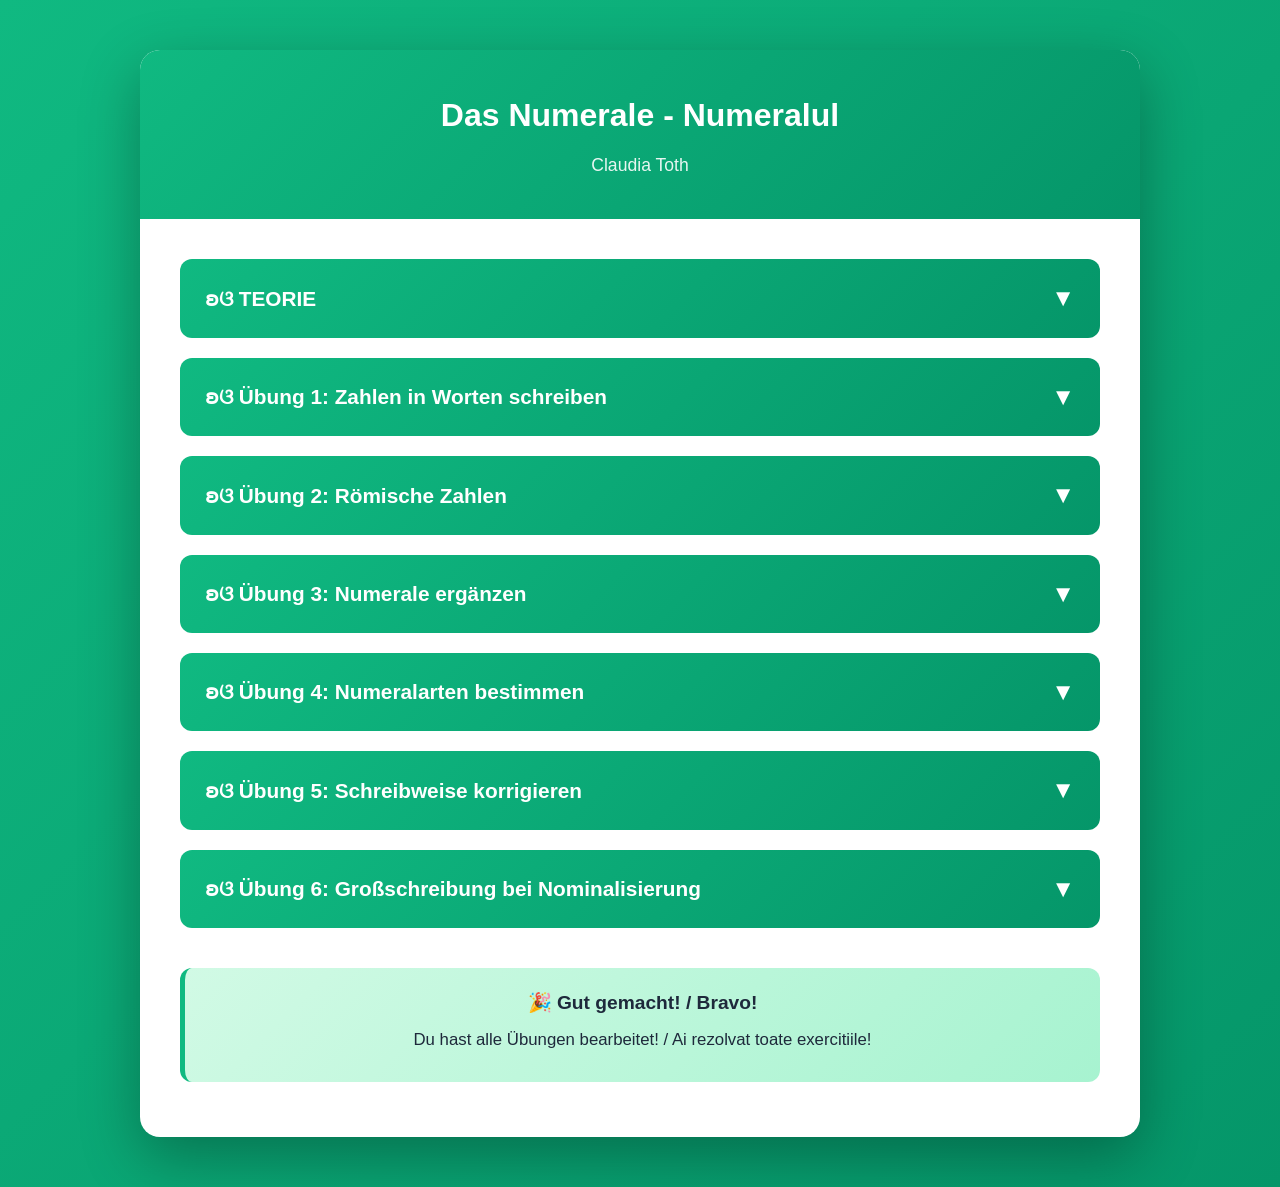
<file: numerale-FINAL.html>
<!DOCTYPE html>
<html lang="ro">
<head>
    <meta charset="UTF-8">
    <meta name="viewport" content="width=device-width, initial-scale=1.0">
    <title>Das Numerale - Numeralul in Germana</title>
    <style>
        * {
            margin: 0;
            padding: 0;
            box-sizing: border-box;
        }

        body {
            font-family: 'Segoe UI', Tahoma, Geneva, Verdana, sans-serif;
            background: linear-gradient(135deg, #10b981 0%, #059669 100%);
            line-height: 1.6;
            padding: 20px;
        }

        .container {
            max-width: 1000px;
            margin: 30px auto;
            background: white;
            border-radius: 20px;
            box-shadow: 0 20px 60px rgba(0,0,0,0.3);
        }

        .header {
            background: linear-gradient(135deg, #10b981 0%, #059669 100%);
            color: white;
            padding: 40px;
            text-align: center;
            border-radius: 20px 20px 0 0;
        }

        .header h1 {
            font-size: 2rem;
            margin-bottom: 10px;
        }

        .header p {
            font-size: 1.1rem;
            opacity: 0.9;
        }

        .content {
            padding: 40px;
        }

        .section {
            margin-bottom: 20px;
        }

        .section-header {
            background: linear-gradient(135deg, #10b981 0%, #059669 100%);
            color: white;
            padding: 20px 25px;
            border-radius: 12px;
            cursor: pointer;
            display: flex;
            justify-content: space-between;
            align-items: center;
            transition: transform 0.3s, box-shadow 0.3s;
            margin-bottom: 0;
        }

        .section-header:hover {
            transform: translateY(-2px);
            box-shadow: 0 8px 20px rgba(16, 185, 129, 0.4);
        }

        .section-header h3 {
            font-size: 1.3rem;
        }

        .arrow {
            font-size: 1.5rem;
            transition: transform 0.3s;
        }

        .arrow.rotated {
            transform: rotate(180deg);
        }

        .section-content {
            display: none;
            padding: 30px;
            background: #f0fdf4;
            border: 3px solid #10b981;
            border-top: none;
            border-radius: 0 0 12px 12px;
            margin-bottom: 20px;
        }

        .section-content.active {
            display: block;
        }

        .sub-section {
            margin-bottom: 15px;
        }

        .sub-section-header {
            background: linear-gradient(135deg, #d1fae5 0%, #a7f3d0 100%);
            color: #065f46;
            padding: 15px 20px;
            border-radius: 10px;
            cursor: pointer;
            display: flex;
            justify-content: space-between;
            align-items: center;
            transition: all 0.3s;
            margin-bottom: 0;
            font-weight: 600;
        }

        .sub-section-header:hover {
            transform: translateY(-1px);
            box-shadow: 0 4px 12px rgba(16, 185, 129, 0.3);
        }

        .sub-arrow {
            font-size: 1.2rem;
            transition: transform 0.3s;
        }

        .sub-arrow.rotated {
            transform: rotate(180deg);
        }

        .sub-section-content {
            display: none;
            padding: 20px;
            background: white;
            border: 2px solid #d1fae5;
            border-top: none;
            border-radius: 0 0 10px 10px;
            margin-bottom: 15px;
        }

        .sub-section-content.active {
            display: block;
        }

        .theory-box {
            background: linear-gradient(135deg, #d1fae5 0%, #a7f3d0 100%);
            padding: 20px;
            border-radius: 12px;
            margin-bottom: 15px;
            border-left: 5px solid #10b981;
        }

        .theory-box p {
            color: #1e293b;
            font-size: 1.05rem;
            margin-bottom: 8px;
        }

        .exercise-item {
            background: #f0fdf4;
            padding: 25px;
            border-radius: 12px;
            margin-bottom: 25px;
            border: 2px solid #e5e7eb;
            transition: all 0.3s;
        }

        .exercise-item.correct {
            border-color: #10b981;
            background: #d1fae5;
        }

        .exercise-item.incorrect {
            border-color: #ef4444;
            background: #fee2e2;
        }

        .exercise-number {
            display: inline-block;
            background: linear-gradient(135deg, #10b981 0%, #059669 100%);
            color: white;
            padding: 8px 16px;
            border-radius: 20px;
            font-weight: bold;
            margin-bottom: 15px;
        }

        .input-group {
            margin-bottom: 15px;
        }

        .input-group label {
            display: block;
            font-weight: 600;
            color: #374151;
            margin-bottom: 8px;
        }

        input[type="text"], select {
            width: 100%;
            padding: 12px 15px;
            border: 2px solid #d1d5db;
            border-radius: 8px;
            font-size: 1rem;
            transition: all 0.3s;
        }

        input:focus, select:focus {
            outline: none;
            border-color: #10b981;
            box-shadow: 0 0 0 3px rgba(16, 185, 129, 0.1);
        }

        input.correct, select.correct {
            border-color: #10b981;
            background: #ecfdf5;
        }

        input.incorrect, select.incorrect {
            border-color: #ef4444;
            background: #fef2f2;
        }

        .feedback {
            display: none;
            margin-top: 15px;
            padding: 12px 15px;
            border-radius: 8px;
            font-weight: 600;
        }

        .feedback.show {
            display: block;
        }

        .feedback.correct {
            background: #d1fae5;
            color: #065f46;
            border-left: 4px solid #10b981;
        }

        .feedback.incorrect {
            background: #fee2e2;
            color: #991b1b;
            border-left: 4px solid #ef4444;
        }

        .buttons {
            display: flex;
            gap: 15px;
            justify-content: center;
            margin-top: 40px;
            flex-wrap: wrap;
        }

        button {
            padding: 15px 40px;
            border: none;
            border-radius: 10px;
            font-size: 1.1rem;
            font-weight: 600;
            cursor: pointer;
            transition: all 0.3s;
        }

        .btn-check {
            background: linear-gradient(135deg, #10b981 0%, #059669 100%);
            color: white;
            box-shadow: 0 4px 15px rgba(16, 185, 129, 0.4);
        }

        .btn-check:hover {
            transform: translateY(-2px);
            box-shadow: 0 6px 20px rgba(16, 185, 129, 0.6);
        }

        .btn-reset {
            background: #6b7280;
            color: white;
        }

        .btn-reset:hover {
            background: #4b5563;
        }

        .score {
            text-align: center;
            font-size: 1.5rem;
            font-weight: bold;
            padding: 20px;
            margin-top: 30px;
            background: linear-gradient(135deg, #fef3c7 0%, #fde68a 100%);
            border-radius: 12px;
            display: none;
        }

        .score.show {
            display: block;
        }

        .table-style {
            width: 100%;
            border-collapse: collapse;
            margin: 15px 0;
        }

        .table-style td {
            padding: 10px;
            border: 1px solid #d1d5db;
        }

        .table-style td:first-child {
            background: #f3f4f6;
            font-weight: bold;
            text-align: center;
            width: 80px;
        }

        @media (max-width: 768px) {
            body {
                padding: 10px;
            }

            .container {
                margin: 15px auto;
            }

            .header {
                padding: 25px 20px;
            }

            .header h1 {
                font-size: 1.5rem;
            }

            .content {
                padding: 20px 15px;
            }

            .section-header h3 {
                font-size: 1.1rem;
            }

            .exercise-item {
                padding: 15px;
            }

            button {
                width: 100%;
                padding: 12px 20px;
            }

            .buttons {
                flex-direction: column;
            }
        }
    </style>
</head>
<body>
    <div class="container">
        <div class="header">
            <h1>Das Numerale - Numeralul</h1>
            <p>Claudia Toth</p>
        </div>

        <div class="content">

            <!-- TEORIE MAIN SECTION -->
            <div class="section">
                <div class="section-header" onclick="toggleMainSection(0)">
                    <h3>ʚଓ TEORIE</h3>
                    <span class="arrow">▼</span>
                </div>
                <div class="section-content" id="main-section-0">
                    
                    <!-- Sub-section 1 -->
                    <div class="sub-section">
                        <div class="sub-section-header" onclick="toggleSubSection(0)">
                            <span>Was ist ein Numerale? (Ce este numeralul?)</span>
                            <span class="sub-arrow">▼</span>
                        </div>
                        <div class="sub-section-content" id="sub-section-0">
                            <p>Das Numerale kann Stellvertreter oder Begleiter des Nomens sein. Es sind Wörter, die einen Bezug zu Zahlen haben.</p>
                            <p>Numeralul poate fi inlocuitor sau insotitor al substantivului. Sunt cuvinte care au legatura cu numerele.</p>
                        </div>
                    </div>

                    <!-- Sub-section 2 -->
                    <div class="sub-section">
                        <div class="sub-section-header" onclick="toggleSubSection(1)">
                            <span>Grundzahlen - Kardinalzahlen (Numerale cardinale)</span>
                            <span class="sub-arrow">▼</span>
                        </div>
                        <div class="sub-section-content" id="sub-section-1">
                            <p>Sie antworten auf die Frage 'Wie viele?' (Raspund la intrebarea 'Cate?')</p>
                            <p style="margin-top: 10px;"><strong>Beispiele:</strong></p>
                            <p>eins, fünf, siebzehn, einundzwanzig</p>
                            <p>unu, cinci, saptesprezece, douazeci si unu</p>
                        </div>
                    </div>

                    <!-- Sub-section 3 -->
                    <div class="sub-section">
                        <div class="sub-section-header" onclick="toggleSubSection(2)">
                            <span>Ordnungszahlen - Ordinalzahlen (Numerale ordinale)</span>
                            <span class="sub-arrow">▼</span>
                        </div>
                        <div class="sub-section-content" id="sub-section-2">
                            <p>Sie antworten auf die Frage 'Der wievielte?' (Raspund la intrebarea 'Al catelea?')</p>
                            <p style="margin-top: 10px;"><strong>Beispiele:</strong></p>
                            <p>der erste Platz → locul intai</p>
                            <p style="margin-top: 10px;"><strong>Regeln (Reguli):</strong></p>
                            <p>• Als Ziffer geschrieben: mit Punkt (3. Platz) - Scris ca cifra: cu punct (locul 3.)</p>
                            <p>• Nominalisiert: groß geschrieben (Er ging als Dritter durchs Ziel) - Substantivizat: cu majuscula</p>
                        </div>
                    </div>

                    <!-- Sub-section 4 -->
                    <div class="sub-section">
                        <div class="sub-section-header" onclick="toggleSubSection(3)">
                            <span>Wiederholungszahl (Numeral repetitiv)</span>
                            <span class="sub-arrow">▼</span>
                        </div>
                        <div class="sub-section-content" id="sub-section-3">
                            <p>Gibt an, wie oft etwas geschieht. (Arata de cate ori se intampla ceva.)</p>
                            <p style="margin-top: 10px;"><strong>Beispiele:</strong> einmal, zweimal, dreimal</p>
                            <p>(o data, de doua ori, de trei ori)</p>
                        </div>
                    </div>

                    <!-- Sub-section 5 -->
                    <div class="sub-section">
                        <div class="sub-section-header" onclick="toggleSubSection(4)">
                            <span>Vervielfältigungszahl (Numeral de inmultire)</span>
                            <span class="sub-arrow">▼</span>
                        </div>
                        <div class="sub-section-content" id="sub-section-4">
                            <p>Gibt an, um wie viel etwas vervielfacht wird. (Arata de cate ori este inmultit ceva.)</p>
                            <p style="margin-top: 10px;"><strong>Beispiele:</strong> einfach, zweifach, dreifach</p>
                            <p>(simplu, dublu, triplu)</p>
                        </div>
                    </div>

                    <!-- Sub-section 6 -->
                    <div class="sub-section">
                        <div class="sub-section-header" onclick="toggleSubSection(5)">
                            <span>Weitere Numeralarten (Alte tipuri de numerale)</span>
                            <span class="sub-arrow">▼</span>
                        </div>
                        <div class="sub-section-content" id="sub-section-5">
                            <p>• Sammlungszahl (ein Dutzend) - Numeral colectiv (o duzina)</p>
                            <p>• Bruchzahl (ein Fünftel) - Numeral fractionar (o cincime)</p>
                            <p>• Gesellschaftszahl (zu dritt) - Numeral distributiv (cate trei)</p>
                        </div>
                    </div>

                    <!-- Sub-section 7 -->
                    <div class="sub-section">
                        <div class="sub-section-header" onclick="toggleSubSection(6)">
                            <span>Schreibregeln (Reguli de scriere)</span>
                            <span class="sub-arrow">▼</span>
                        </div>
                        <div class="sub-section-content" id="sub-section-6">
                            <p><strong>Bindestrich-Regel (Regula cratimei):</strong> Zwischen Ziffer und Wort steht ein Bindestrich</p>
                            <p>(Intre cifra si cuvant se pune cratima)</p>
                            <p>Beispiele: 3-mal, 18-jährig, 100-prozentig</p>
                            <p style="margin-top: 10px;"><strong>Zusammenschreibung (Scriere impreuna):</strong> Ziffer und Nachsilbe werden zusammengeschrieben</p>
                            <p>(Cifra si sufixul se scriu impreuna)</p>
                            <p>Beispiele: 3fach, 80er, 100stel Sekunde</p>
                        </div>
                    </div>

                    <!-- Sub-section 8 -->
                    <div class="sub-section">
                        <div class="sub-section-header" onclick="toggleSubSection(7)">
                            <span>Römische Zahlen (Numerale romane)</span>
                            <span class="sub-arrow">▼</span>
                        </div>
                        <div class="sub-section-content" id="sub-section-7">
                            <table class="table-style">
                                <tr><td>I</td><td>1</td></tr>
                                <tr><td>V</td><td>5</td></tr>
                                <tr><td>X</td><td>10</td></tr>
                                <tr><td>L</td><td>50</td></tr>
                                <tr><td>C</td><td>100</td></tr>
                                <tr><td>D</td><td>500</td></tr>
                                <tr><td>M</td><td>1000</td></tr>
                            </table>
                            <p style="margin-top: 10px;"><strong>Beispiele:</strong></p>
                            <p>Heinrich VIII. (der Achte) - Henric al VIII-lea</p>
                            <p>Ludwig XIV. (der Vierzehnte) - der Sonnenkönig - Ludovic al XIV-lea - Regele Soare</p>
                            <p>Elisabeth II. (die Zweite) - Elisabeta a II-a</p>
                        </div>
                    </div>

                </div>
            </div>

            <div class="section">
                <div class="section-header" onclick="toggleMainSection(1)">
                    <h3>ʚଓ Übung 1: Zahlen in Worten schreiben</h3>
                    <span class="arrow">▼</span>
                </div>
                <div class="section-content" id="main-section-1">
                    <p style="margin-bottom: 20px; font-weight: 600;">Schreibe die Zahlen in Worten! (Scrie numerele in litere!)</p>
                    <div id="exercises-ex1"></div>
                    <div class="buttons">
                        <button class="btn-check" onclick="checkAnswers('ex1')">✓ Verifica</button>
                        <button class="btn-reset" onclick="resetExercise('ex1')">↻ Reseteaza</button>
                    </div>
                    <div class="score" id="score-ex1"></div>
                </div>
            </div>

            <div class="section">
                <div class="section-header" onclick="toggleMainSection(2)">
                    <h3>ʚଓ Übung 2: Römische Zahlen</h3>
                    <span class="arrow">▼</span>
                </div>
                <div class="section-content" id="main-section-2">
                    <p style="margin-bottom: 20px; font-weight: 600;">Schreibe die römischen Zahlen als Ziffern! (Scrie numeralele romane ca cifre!)</p>
                    <div id="exercises-ex2"></div>
                    <div class="buttons">
                        <button class="btn-check" onclick="checkAnswers('ex2')">✓ Verifica</button>
                        <button class="btn-reset" onclick="resetExercise('ex2')">↻ Reseteaza</button>
                    </div>
                    <div class="score" id="score-ex2"></div>
                </div>
            </div>

            <div class="section">
                <div class="section-header" onclick="toggleMainSection(3)">
                    <h3>ʚଓ Übung 3: Numerale ergänzen</h3>
                    <span class="arrow">▼</span>
                </div>
                <div class="section-content" id="main-section-3">
                    <p style="margin-bottom: 20px; font-weight: 600;">Setze das passende Numerale ein! (Completeaza cu numeralul potrivit!)</p>
                    <div id="exercises-ex3"></div>
                    <div class="buttons">
                        <button class="btn-check" onclick="checkAnswers('ex3')">✓ Verifica</button>
                        <button class="btn-reset" onclick="resetExercise('ex3')">↻ Reseteaza</button>
                    </div>
                    <div class="score" id="score-ex3"></div>
                </div>
            </div>

            <div class="section">
                <div class="section-header" onclick="toggleMainSection(4)">
                    <h3>ʚଓ Übung 4: Numeralarten bestimmen</h3>
                    <span class="arrow">▼</span>
                </div>
                <div class="section-content" id="main-section-4">
                    <p style="margin-bottom: 20px; font-weight: 600;">Bestimme, welche Art von Numerale vorliegt! (Determina ce tip de numeral este!)</p>
                    <div id="exercises-ex4"></div>
                    <div class="buttons">
                        <button class="btn-check" onclick="checkAnswers('ex4')">✓ Verifica</button>
                        <button class="btn-reset" onclick="resetExercise('ex4')">↻ Reseteaza</button>
                    </div>
                    <div class="score" id="score-ex4"></div>
                </div>
            </div>

            <div class="section">
                <div class="section-header" onclick="toggleMainSection(5)">
                    <h3>ʚଓ Übung 5: Schreibweise korrigieren</h3>
                    <span class="arrow">▼</span>
                </div>
                <div class="section-content" id="main-section-5">
                    <p style="margin-bottom: 20px; font-weight: 600;">Korrigiere die falsche Schreibweise! (Corecteaza scrierea gresita!)</p>
                    <div id="exercises-ex5"></div>
                    <div class="buttons">
                        <button class="btn-check" onclick="checkAnswers('ex5')">✓ Verifica</button>
                        <button class="btn-reset" onclick="resetExercise('ex5')">↻ Reseteaza</button>
                    </div>
                    <div class="score" id="score-ex5"></div>
                </div>
            </div>

            <div class="section">
                <div class="section-header" onclick="toggleMainSection(6)">
                    <h3>ʚଓ Übung 6: Großschreibung bei Nominalisierung</h3>
                    <span class="arrow">▼</span>
                </div>
                <div class="section-content" id="main-section-6">
                    <p style="margin-bottom: 20px; font-weight: 600;">Schreibe richtig! (Scrie corect!)</p>
                    <div id="exercises-ex6"></div>
                    <div class="buttons">
                        <button class="btn-check" onclick="checkAnswers('ex6')">✓ Verifica</button>
                        <button class="btn-reset" onclick="resetExercise('ex6')">↻ Reseteaza</button>
                    </div>
                    <div class="score" id="score-ex6"></div>
                </div>
            </div>

            <div class="theory-box" style="text-align: center; margin-top: 40px;">
                <p style="font-size: 1.2rem; font-weight: bold;">🎉 Gut gemacht! / Bravo!</p>
                <p>Du hast alle Übungen bearbeitet! / Ai rezolvat toate exercitiile!</p>
            </div>
        </div>
    </div>

    <script>
        // Exercise data with umlauts
        const exercisesEx1 = [
            {q: "vor 3 Wochen", a: "vor drei Wochen"},
            {q: "das 2. Glas", a: "das zweite Glas"},
            {q: "7 1/2 Jahre", a: "siebeneinhalb Jahre"},
            {q: "jeder 2. verließ den Saal", a: "jeder zweite verließ den Saal"},
            {q: "im 3. Stock", a: "im dritten Stock"},
            {q: "in die 8. Klasse", a: "in die achte Klasse"},
            {q: "meine 7-jährige Schwester", a: "meine siebenjährige Schwester"},
            {q: "1 1/2 Monate", a: "anderthalb Monate"},
            {q: "auf der 3. Seite", a: "auf der dritten Seite"},
            {q: "das 3. Jahrtausend", a: "das dritte Jahrtausend"}
        ];

        const exercisesEx2 = [
            {q: "IV", a: "4"},
            {q: "VI", a: "6"},
            {q: "VIII", a: "8"},
            {q: "IX", a: "9"},
            {q: "XXVII", a: "27"},
            {q: "XLV", a: "45"}
        ];

        const exercisesEx3 = [
            {q: "...ier Tageszeiten", a: "vier", hint: "Numerale wie Adjektiv gebraucht"},
            {q: "...undert Möglichkeiten", a: "hundert", hint: "Numerale wie Adjektiv gebraucht"},
            {q: "...ausend Gedanken", a: "tausend", hint: "Numerale wie Adjektiv gebraucht"},
            {q: "...rstens", a: "erstens", hint: "Numerale als Adverb"},
            {q: "...weitens", a: "zweitens", hint: "Numerale als Adverb"},
            {q: "...rittens", a: "drittens", hint: "Numerale als Adverb"},
            {q: "Bald haben sie die ...illion erreicht.", a: "Million", hint: "Numerale als Nomen"},
            {q: "Im ...utzend billiger!", a: "Dutzend", hint: "Numerale als Nomen"},
            {q: "Lohn gibt es am ...rsten des Monats.", a: "Ersten", hint: "Numerale als Nomen"},
            {q: "Sie lief als ...weite durchs Ziel.", a: "Zweite", hint: "Numerale als Nomen"},
            {q: "Auch der ...ritte steht auf dem Siegerpodest.", a: "Dritte", hint: "Numerale als Nomen"}
        ];

        const exercisesEx4 = [
            {q: "dreimal", opts: ["Grundzahl", "Ordnungszahl", "Wiederholungszahl", "Vervielfältigungszahl"], a: "Wiederholungszahl"},
            {q: "zweifach", opts: ["Grundzahl", "Ordnungszahl", "Wiederholungszahl", "Vervielfältigungszahl"], a: "Vervielfältigungszahl"},
            {q: "ein Dutzend", opts: ["Sammlungszahl", "Bruchzahl", "Gesellschaftszahl", "Ordnungszahl"], a: "Sammlungszahl"},
            {q: "ein Fünftel", opts: ["Sammlungszahl", "Bruchzahl", "Gesellschaftszahl", "Ordnungszahl"], a: "Bruchzahl"},
            {q: "zu dritt", opts: ["Sammlungszahl", "Bruchzahl", "Gesellschaftszahl", "Ordnungszahl"], a: "Gesellschaftszahl"},
            {q: "der erste Platz", opts: ["Grundzahl", "Ordnungszahl", "Wiederholungszahl", "Vervielfältigungszahl"], a: "Ordnungszahl"},
            {q: "fünf Äpfel", opts: ["Grundzahl", "Ordnungszahl", "Wiederholungszahl", "Vervielfältigungszahl"], a: "Grundzahl"}
        ];

        const exercisesEx5 = [
            {q: "3 mal", a: "3-mal", hint: "Zwischen Ziffer und Wort steht ein Bindestrich"},
            {q: "18 jährig", a: "18-jährig", hint: "Zwischen Ziffer und Wort steht ein Bindestrich"},
            {q: "100 prozentig", a: "100-prozentig", hint: "Zwischen Ziffer und Wort steht ein Bindestrich"},
            {q: "3 fach", a: "3fach", hint: "Ziffer und Nachsilbe werden zusammengeschrieben"},
            {q: "80 er", a: "80er", hint: "Ziffer und Nachsilbe werden zusammengeschrieben"},
            {q: "100 stel Sekunde", a: "100stel Sekunde", hint: "Ziffer und Nachsilbe werden zusammengeschrieben"}
        ];

        const exercisesEx6 = [
            {q: "Er belegte den dritten Platz. → Er ging als ... durchs Ziel.", a: "Dritter"},
            {q: "Sie war die fünfte Rednerin. → Sie ergriff als ... das Wort.", a: "Fünfte"},
            {q: "Er war der zweite Läufer. → Der ... kam ins Ziel.", a: "Zweite"},
            {q: "Sie gewann den ersten Preis. → Sie wurde ... .", a: "Erste"}
        ];

        function normalizeString(s) {
            return s.trim().toLowerCase().normalize("NFD").replace(/[̀-ͯ]/g, "");
        }

        function toggleMainSection(i) {
            const content = document.getElementById(`main-section-${i}`);
            const arrows = document.querySelectorAll('.arrow');
            content.classList.toggle('active');
            arrows[i].classList.toggle('rotated');
        }

        function toggleSubSection(i) {
            const content = document.getElementById(`sub-section-${i}`);
            const arrows = document.querySelectorAll('.sub-arrow');
            content.classList.toggle('active');
            arrows[i].classList.toggle('rotated');
        }

        function initEx1() {
            const container = document.getElementById('exercises-ex1');
            exercisesEx1.forEach((ex, i) => {
                const div = document.createElement('div');
                div.className = 'exercise-item';
                div.id = `ex1-${i}`;
                div.innerHTML = `
                    <div class="exercise-number">${i + 1}</div>
                    <div class="input-group">
                        <label>${ex.q}</label>
                        <input type="text" id="a-ex1-${i}" placeholder="Scrie raspunsul...">
                    </div>
                    <div class="feedback" id="f-ex1-${i}"></div>
                `;
                container.appendChild(div);
            });
        }

        function initEx2() {
            const container = document.getElementById('exercises-ex2');
            exercisesEx2.forEach((ex, i) => {
                const div = document.createElement('div');
                div.className = 'exercise-item';
                div.id = `ex2-${i}`;
                div.innerHTML = `
                    <div class="exercise-number">${i + 1}</div>
                    <div class="input-group">
                        <label>${ex.q} = ?</label>
                        <input type="text" id="a-ex2-${i}" placeholder="Scrie cifra...">
                    </div>
                    <div class="feedback" id="f-ex2-${i}"></div>
                `;
                container.appendChild(div);
            });
        }

        function initEx3() {
            const container = document.getElementById('exercises-ex3');
            exercisesEx3.forEach((ex, i) => {
                const div = document.createElement('div');
                div.className = 'exercise-item';
                div.id = `ex3-${i}`;
                div.innerHTML = `
                    <div class="exercise-number">${i + 1}</div>
                    <div class="input-group">
                        <label>${ex.q}</label>
                        ${ex.hint ? `<p style="color: #6b7280; font-size: 0.9rem; font-style: italic;">💡 ${ex.hint}</p>` : ''}
                        <input type="text" id="a-ex3-${i}" placeholder="Completeaza...">
                    </div>
                    <div class="feedback" id="f-ex3-${i}"></div>
                `;
                container.appendChild(div);
            });
        }

        function initEx4() {
            const container = document.getElementById('exercises-ex4');
            exercisesEx4.forEach((ex, i) => {
                const div = document.createElement('div');
                div.className = 'exercise-item';
                div.id = `ex4-${i}`;
                div.innerHTML = `
                    <div class="exercise-number">${i + 1}</div>
                    <div class="input-group">
                        <label>${ex.q}</label>
                        <select id="a-ex4-${i}">
                            <option value="">Alege tipul...</option>
                            ${ex.opts.map(opt => `<option value="${opt}">${opt}</option>`).join('')}
                        </select>
                    </div>
                    <div class="feedback" id="f-ex4-${i}"></div>
                `;
                container.appendChild(div);
            });
        }

        function initEx5() {
            const container = document.getElementById('exercises-ex5');
            exercisesEx5.forEach((ex, i) => {
                const div = document.createElement('div');
                div.className = 'exercise-item';
                div.id = `ex5-${i}`;
                div.innerHTML = `
                    <div class="exercise-number">${i + 1}</div>
                    <div class="input-group">
                        <label>${ex.q}</label>
                        ${ex.hint ? `<p style="color: #6b7280; font-size: 0.9rem; font-style: italic;">💡 ${ex.hint}</p>` : ''}
                        <input type="text" id="a-ex5-${i}" placeholder="Corecteaza...">
                    </div>
                    <div class="feedback" id="f-ex5-${i}"></div>
                `;
                container.appendChild(div);
            });
        }

        function initEx6() {
            const container = document.getElementById('exercises-ex6');
            exercisesEx6.forEach((ex, i) => {
                const div = document.createElement('div');
                div.className = 'exercise-item';
                div.id = `ex6-${i}`;
                div.innerHTML = `
                    <div class="exercise-number">${i + 1}</div>
                    <div class="input-group">
                        <label>${ex.q}</label>
                        <input type="text" id="a-ex6-${i}" placeholder="Completeaza...">
                    </div>
                    <div class="feedback" id="f-ex6-${i}"></div>
                `;
                container.appendChild(div);
            });
        }

        function checkAnswers(id) {
            let correct = 0;
            let total = 0;
            
            if (id === 'ex1') {
                total = exercisesEx1.length;
                exercisesEx1.forEach((ex, i) => {
                    const input = document.getElementById(`a-ex1-${i}`);
                    const isCorrect = normalizeString(input.value) === normalizeString(ex.a);
                    document.getElementById(`ex1-${i}`).className = isCorrect ? 'exercise-item correct' : 'exercise-item incorrect';
                    document.getElementById(`f-ex1-${i}`).className = isCorrect ? 'feedback correct show' : 'feedback incorrect show';
                    document.getElementById(`f-ex1-${i}`).innerHTML = isCorrect ? '✓ Corect!' : `✗ Raspuns corect: ${ex.a}`;
                    if (isCorrect) correct++;
                });
            } else if (id === 'ex2') {
                total = exercisesEx2.length;
                exercisesEx2.forEach((ex, i) => {
                    const input = document.getElementById(`a-ex2-${i}`);
                    const isCorrect = normalizeString(input.value) === normalizeString(ex.a);
                    document.getElementById(`ex2-${i}`).className = isCorrect ? 'exercise-item correct' : 'exercise-item incorrect';
                    document.getElementById(`f-ex2-${i}`).className = isCorrect ? 'feedback correct show' : 'feedback incorrect show';
                    document.getElementById(`f-ex2-${i}`).innerHTML = isCorrect ? '✓ Corect!' : `✗ Raspuns corect: ${ex.a}`;
                    if (isCorrect) correct++;
                });
            } else if (id === 'ex3') {
                total = exercisesEx3.length;
                exercisesEx3.forEach((ex, i) => {
                    const input = document.getElementById(`a-ex3-${i}`);
                    const isCorrect = normalizeString(input.value) === normalizeString(ex.a);
                    document.getElementById(`ex3-${i}`).className = isCorrect ? 'exercise-item correct' : 'exercise-item incorrect';
                    document.getElementById(`f-ex3-${i}`).className = isCorrect ? 'feedback correct show' : 'feedback incorrect show';
                    document.getElementById(`f-ex3-${i}`).innerHTML = isCorrect ? '✓ Corect!' : `✗ Raspuns corect: ${ex.a}`;
                    if (isCorrect) correct++;
                });
            } else if (id === 'ex4') {
                total = exercisesEx4.length;
                exercisesEx4.forEach((ex, i) => {
                    const select = document.getElementById(`a-ex4-${i}`);
                    const isCorrect = select.value === ex.a;
                    document.getElementById(`ex4-${i}`).className = isCorrect ? 'exercise-item correct' : 'exercise-item incorrect';
                    document.getElementById(`f-ex4-${i}`).className = isCorrect ? 'feedback correct show' : 'feedback incorrect show';
                    document.getElementById(`f-ex4-${i}`).innerHTML = isCorrect ? '✓ Corect!' : `✗ Raspuns corect: ${ex.a}`;
                    if (isCorrect) correct++;
                });
            } else if (id === 'ex5') {
                total = exercisesEx5.length;
                exercisesEx5.forEach((ex, i) => {
                    const input = document.getElementById(`a-ex5-${i}`);
                    const isCorrect = normalizeString(input.value) === normalizeString(ex.a);
                    document.getElementById(`ex5-${i}`).className = isCorrect ? 'exercise-item correct' : 'exercise-item incorrect';
                    document.getElementById(`f-ex5-${i}`).className = isCorrect ? 'feedback correct show' : 'feedback incorrect show';
                    document.getElementById(`f-ex5-${i}`).innerHTML = isCorrect ? '✓ Corect!' : `✗ Raspuns corect: ${ex.a}`;
                    if (isCorrect) correct++;
                });
            } else if (id === 'ex6') {
                total = exercisesEx6.length;
                exercisesEx6.forEach((ex, i) => {
                    const input = document.getElementById(`a-ex6-${i}`);
                    const isCorrect = normalizeString(input.value) === normalizeString(ex.a);
                    document.getElementById(`ex6-${i}`).className = isCorrect ? 'exercise-item correct' : 'exercise-item incorrect';
                    document.getElementById(`f-ex6-${i}`).className = isCorrect ? 'feedback correct show' : 'feedback incorrect show';
                    document.getElementById(`f-ex6-${i}`).innerHTML = isCorrect ? '✓ Corect!' : `✗ Raspuns corect: ${ex.a}`;
                    if (isCorrect) correct++;
                });
            }

            const score = document.getElementById(`score-${id}`);
            const pct = Math.round((correct / total) * 100);
            const emoji = pct === 100 ? '🎉' : pct >= 80 ? '👏' : pct >= 60 ? '👍' : '💪';
            score.innerHTML = `${emoji} Scor: ${correct} / ${total} (${pct}%)`;
            score.className = 'score show';
        }

        function resetExercise(id) {
            if (id === 'ex1') {
                exercisesEx1.forEach((_, i) => {
                    document.getElementById(`a-ex1-${i}`).value = '';
                    document.getElementById(`ex1-${i}`).className = 'exercise-item';
                    document.getElementById(`f-ex1-${i}`).className = 'feedback';
                });
            } else if (id === 'ex2') {
                exercisesEx2.forEach((_, i) => {
                    document.getElementById(`a-ex2-${i}`).value = '';
                    document.getElementById(`ex2-${i}`).className = 'exercise-item';
                    document.getElementById(`f-ex2-${i}`).className = 'feedback';
                });
            } else if (id === 'ex3') {
                exercisesEx3.forEach((_, i) => {
                    document.getElementById(`a-ex3-${i}`).value = '';
                    document.getElementById(`ex3-${i}`).className = 'exercise-item';
                    document.getElementById(`f-ex3-${i}`).className = 'feedback';
                });
            } else if (id === 'ex4') {
                exercisesEx4.forEach((_, i) => {
                    document.getElementById(`a-ex4-${i}`).value = '';
                    document.getElementById(`ex4-${i}`).className = 'exercise-item';
                    document.getElementById(`f-ex4-${i}`).className = 'feedback';
                });
            } else if (id === 'ex5') {
                exercisesEx5.forEach((_, i) => {
                    document.getElementById(`a-ex5-${i}`).value = '';
                    document.getElementById(`ex5-${i}`).className = 'exercise-item';
                    document.getElementById(`f-ex5-${i}`).className = 'feedback';
                });
            } else if (id === 'ex6') {
                exercisesEx6.forEach((_, i) => {
                    document.getElementById(`a-ex6-${i}`).value = '';
                    document.getElementById(`ex6-${i}`).className = 'exercise-item';
                    document.getElementById(`f-ex6-${i}`).className = 'feedback';
                });
            }
            document.getElementById(`score-${id}`).className = 'score';
        }

        // Initialize all exercises
        initEx1();
        initEx2();
        initEx3();
        initEx4();
        initEx5();
        initEx6();
    </script>
</body>
</html>
</file>
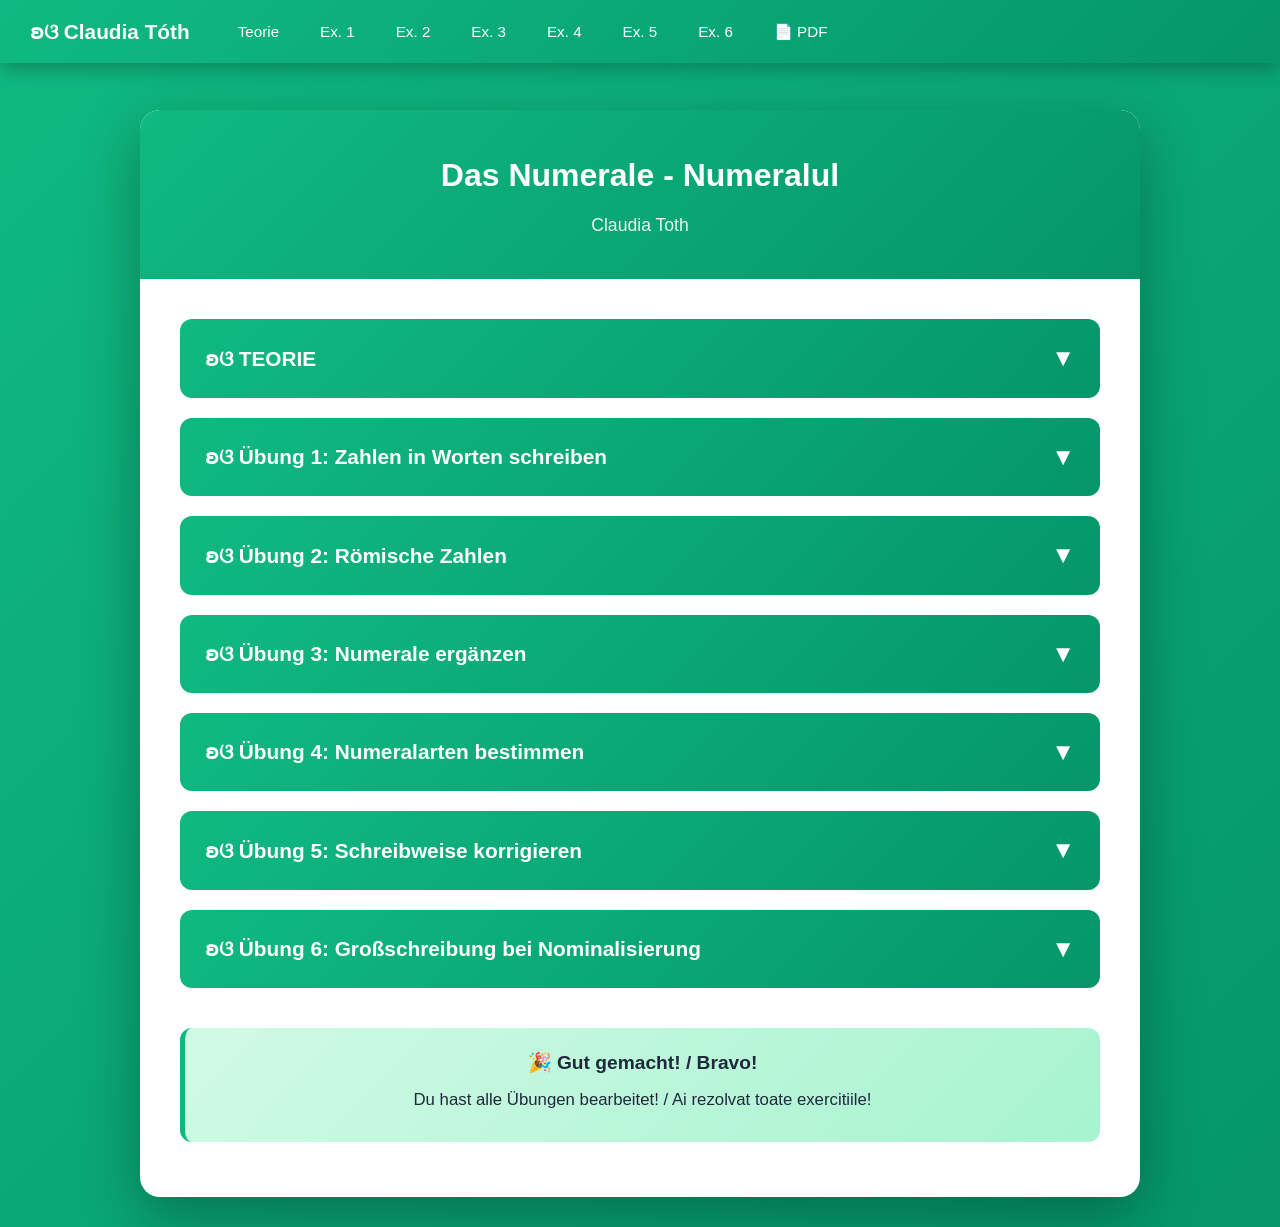
<file: numerale-navbar-FIXED.html>
<!DOCTYPE html>
<html lang="ro">
<head>
    <meta charset="UTF-8">
    <meta name="robots" content="noindex, nofollow">
    <meta name="viewport" content="width=device-width, initial-scale=1.0">
    <title>Das Numerale - Numeralul in Germana</title>
    <style>
        * {
            margin: 0;
            padding: 0;
            box-sizing: border-box;
        }

        body {
            font-family: 'Segoe UI', Tahoma, Geneva, Verdana, sans-serif;
            background: linear-gradient(135deg, #10b981 0%, #059669 100%);
            line-height: 1.6;
            padding: 0;
            padding-top: 80px;
        }

        
        /* NAVIGATION BAR */
        .navbar {
            position: fixed;
            top: 0;
            left: 0;
            right: 0;
            background: linear-gradient(135deg, #10b981 0%, #059669 100%);
            padding: 15px 30px;
            box-shadow: 0 4px 20px rgba(0,0,0,0.3);
            z-index: 1000;
            display: flex;
            gap: 30px;
            align-items: center;
        }

        .navbar-logo {
            color: white;
            font-size: 1.3rem;
            font-weight: bold;
            text-decoration: none;
        }

        .navbar-menu {
            display: flex;
            gap: 5px;
            list-style: none;
            align-items: center;
        }

        .navbar-menu a {
            color: white;
            text-decoration: none;
            padding: 10px 18px;
            border-radius: 8px;
            transition: all 0.3s;
            font-size: 0.95rem;
            font-weight: 500;
        }

        .navbar-menu a:hover {
            background: rgba(255,255,255,0.2);
            transform: translateY(-2px);
        }

        .container {
            max-width: 1000px;
            margin: 30px auto 30px auto;
            background: white;
            border-radius: 20px;
            box-shadow: 0 20px 60px rgba(0,0,0,0.3);
        }

        .header {
            background: linear-gradient(135deg, #10b981 0%, #059669 100%);
            color: white;
            padding: 40px;
            text-align: center;
            border-radius: 20px 20px 0 0;
        }

        .header h1 {
            font-size: 2rem;
            margin-bottom: 10px;
        }

        .header p {
            font-size: 1.1rem;
            opacity: 0.9;
        }

        .content {
            padding: 40px;
        }

        .section {
            margin-bottom: 20px;
            scroll-margin-top: 100px;
        }

        .section-header {
            background: linear-gradient(135deg, #10b981 0%, #059669 100%);
            color: white;
            padding: 20px 25px;
            border-radius: 12px;
            cursor: pointer;
            display: flex;
            justify-content: space-between;
            align-items: center;
            transition: transform 0.3s, box-shadow 0.3s;
            margin-bottom: 0;
        }

        .section-header:hover {
            transform: translateY(-2px);
            box-shadow: 0 8px 20px rgba(16, 185, 129, 0.4);
        }

        .section-header h3 {
            font-size: 1.3rem;
        }

        .arrow {
            font-size: 1.5rem;
            transition: transform 0.3s;
        }

        .arrow.rotated {
            transform: rotate(180deg);
        }

        .section-content {
            display: none;
            padding: 30px;
            background: #f0fdf4;
            border: 3px solid #10b981;
            border-top: none;
            border-radius: 0 0 12px 12px;
            margin-bottom: 20px;
        }

        .section-content.active {
            display: block;
        }

        .sub-section {
            margin-bottom: 15px;
        }

        .sub-section-header {
            background: linear-gradient(135deg, #d1fae5 0%, #a7f3d0 100%);
            color: #065f46;
            padding: 15px 20px;
            border-radius: 10px;
            cursor: pointer;
            display: flex;
            justify-content: space-between;
            align-items: center;
            transition: all 0.3s;
            margin-bottom: 0;
            font-weight: 600;
        }

        .sub-section-header:hover {
            transform: translateY(-1px);
            box-shadow: 0 4px 12px rgba(16, 185, 129, 0.3);
        }

        .sub-arrow {
            font-size: 1.2rem;
            transition: transform 0.3s;
        }

        .sub-arrow.rotated {
            transform: rotate(180deg);
        }

        .sub-section-content {
            display: none;
            padding: 20px;
            background: white;
            border: 2px solid #d1fae5;
            border-top: none;
            border-radius: 0 0 10px 10px;
            margin-bottom: 15px;
        }

        .sub-section-content.active {
            display: block;
        }

        .theory-box {
            background: linear-gradient(135deg, #d1fae5 0%, #a7f3d0 100%);
            padding: 20px;
            border-radius: 12px;
            margin-bottom: 15px;
            border-left: 5px solid #10b981;
        }

        .theory-box p {
            color: #1e293b;
            font-size: 1.05rem;
            margin-bottom: 8px;
        }

        .exercise-item {
            background: #f0fdf4;
            padding: 25px;
            border-radius: 12px;
            margin-bottom: 25px;
            border: 2px solid #e5e7eb;
            transition: all 0.3s;
        }

        .exercise-item.correct {
            border-color: #10b981;
            background: #d1fae5;
        }

        .exercise-item.incorrect {
            border-color: #ef4444;
            background: #fee2e2;
        }

        .exercise-number {
            display: inline-block;
            background: linear-gradient(135deg, #10b981 0%, #059669 100%);
            color: white;
            padding: 8px 16px;
            border-radius: 20px;
            font-weight: bold;
            margin-bottom: 15px;
        }

        .input-group {
            margin-bottom: 15px;
        }

        .input-group label {
            display: block;
            font-weight: 600;
            color: #374151;
            margin-bottom: 8px;
        }

        input[type="text"], select {
            width: 100%;
            padding: 12px 15px;
            border: 2px solid #d1d5db;
            border-radius: 8px;
            font-size: 1rem;
            transition: all 0.3s;
        }

        input:focus, select:focus {
            outline: none;
            border-color: #10b981;
            box-shadow: 0 0 0 3px rgba(16, 185, 129, 0.1);
        }

        input.correct, select.correct {
            border-color: #10b981;
            background: #ecfdf5;
        }

        input.incorrect, select.incorrect {
            border-color: #ef4444;
            background: #fef2f2;
        }

        .feedback {
            display: none;
            margin-top: 15px;
            padding: 12px 15px;
            border-radius: 8px;
            font-weight: 600;
        }

        .feedback.show {
            display: block;
        }

        .feedback.correct {
            background: #d1fae5;
            color: #065f46;
            border-left: 4px solid #10b981;
        }

        .feedback.incorrect {
            background: #fee2e2;
            color: #991b1b;
            border-left: 4px solid #ef4444;
        }

        .buttons {
            display: flex;
            gap: 15px;
            justify-content: center;
            margin-top: 40px;
            flex-wrap: wrap;
        }

        button {
            padding: 15px 40px;
            border: none;
            border-radius: 10px;
            font-size: 1.1rem;
            font-weight: 600;
            cursor: pointer;
            transition: all 0.3s;
        }

        .btn-check {
            background: linear-gradient(135deg, #10b981 0%, #059669 100%);
            color: white;
            box-shadow: 0 4px 15px rgba(16, 185, 129, 0.4);
        }

        .btn-check:hover {
            transform: translateY(-2px);
            box-shadow: 0 6px 20px rgba(16, 185, 129, 0.6);
        }

        .btn-reset {
            background: #6b7280;
            color: white;
        }

        .btn-reset:hover {
            background: #4b5563;
        }

        .score {
            text-align: center;
            font-size: 1.5rem;
            font-weight: bold;
            padding: 20px;
            margin-top: 30px;
            background: linear-gradient(135deg, #fef3c7 0%, #fde68a 100%);
            border-radius: 12px;
            display: none;
        }

        .score.show {
            display: block;
        }

        .table-style {
            width: 100%;
            border-collapse: collapse;
            margin: 15px 0;
        }

        .table-style td {
            padding: 10px;
            border: 1px solid #d1d5db;
        }

        .table-style td:first-child {
            background: #f3f4f6;
            font-weight: bold;
            text-align: center;
            width: 80px;
        }

        @media (max-width: 768px) {
            body {
                padding: 0;
                padding-top: 120px;
            }

            .navbar {
                flex-direction: column;
                gap: 10px;
                padding: 15px;
            }

            .navbar-menu {
                flex-wrap: wrap;
                justify-content: center;
                gap: 5px;
            }

            .navbar-menu a {
                padding: 8px 12px;
                font-size: 0.85rem;
            }

            
        /* NAVIGATION BAR */
        .navbar {
            position: fixed;
            top: 0;
            left: 0;
            right: 0;
            background: linear-gradient(135deg, #10b981 0%, #059669 100%);
            padding: 15px 30px;
            box-shadow: 0 4px 20px rgba(0,0,0,0.3);
            z-index: 1000;
            display: flex;
            gap: 30px;
            align-items: center;
        }

        .navbar-logo {
            color: white;
            font-size: 1.3rem;
            font-weight: bold;
            text-decoration: none;
        }

        .navbar-menu {
            display: flex;
            gap: 5px;
            list-style: none;
            align-items: center;
        }

        .navbar-menu a {
            color: white;
            text-decoration: none;
            padding: 10px 18px;
            border-radius: 8px;
            transition: all 0.3s;
            font-size: 0.95rem;
            font-weight: 500;
        }

        .navbar-menu a:hover {
            background: rgba(255,255,255,0.2);
            transform: translateY(-2px);
        }

        .container {
                margin: 15px auto;
            }

            .header {
                padding: 25px 20px;
            }

            .header h1 {
                font-size: 1.5rem;
            }

            .content {
                padding: 20px 15px;
            }

            .section-header h3 {
                font-size: 1.1rem;
            }

            .exercise-item {
                padding: 15px;
            }

            button {
                width: 100%;
                padding: 12px 20px;
            }

            .buttons {
                flex-direction: column;
            }
        }
    </style>
</head>
<body>
    <!-- NAVIGATION BAR -->
    <nav class="navbar">
        <a href="#top" class="navbar-logo">ʚଓ Claudia Tóth</a>
        <ul class="navbar-menu">
            <li><a href="#teorie" onclick="openSection(0)">Teorie</a></li>
            <li><a href="#ex1" onclick="openSection(1)">Ex. 1</a></li>
            <li><a href="#ex2" onclick="openSection(2)">Ex. 2</a></li>
            <li><a href="#ex3" onclick="openSection(3)">Ex. 3</a></li>
            <li><a href="#ex4" onclick="openSection(4)">Ex. 4</a></li>
            <li><a href="#ex5" onclick="openSection(5)">Ex. 5</a></li>
            <li><a href="#ex6" onclick="openSection(6)">Ex. 6</a></li>
            <li><a href="numerale.pdf" download>📄 PDF</a></li>
        </ul>
    </nav>


    <div class="container" id="top">
        <div class="header">
            <h1>Das Numerale - Numeralul</h1>
            <p>Claudia Toth</p>
        </div>

        <div class="content">

            <!-- TEORIE MAIN SECTION -->
            <div id="teorie"></div>
            <div class="section">
                <div class="section-header" onclick="toggleMainSection(0)">
                    <h3>ʚଓ TEORIE</h3>
                    <span class="arrow">▼</span>
                </div>
                <div class="section-content" id="main-section-0">
                    
                    <!-- Sub-section 1 -->
                    <div class="sub-section">
                        <div class="sub-section-header" onclick="toggleSubSection(0)">
                            <span>Was ist ein Numerale? (Ce este numeralul?)</span>
                            <span class="sub-arrow">▼</span>
                        </div>
                        <div class="sub-section-content" id="sub-section-0">
                            <p>Das Numerale kann Stellvertreter oder Begleiter des Nomens sein. Es sind Wörter, die einen Bezug zu Zahlen haben.</p>
                            <p>Numeralul poate fi inlocuitor sau insotitor al substantivului. Sunt cuvinte care au legatura cu numerele.</p>
                        </div>
                    </div>

                    <!-- Sub-section 2 -->
                    <div class="sub-section">
                        <div class="sub-section-header" onclick="toggleSubSection(1)">
                            <span>Grundzahlen - Kardinalzahlen (Numerale cardinale)</span>
                            <span class="sub-arrow">▼</span>
                        </div>
                        <div class="sub-section-content" id="sub-section-1">
                            <p>Sie antworten auf die Frage 'Wie viele?' (Raspund la intrebarea 'Cate?')</p>
                            <p style="margin-top: 10px;"><strong>Beispiele:</strong></p>
                            <p>eins, fünf, siebzehn, einundzwanzig</p>
                            <p>unu, cinci, saptesprezece, douazeci si unu</p>
                        </div>
                    </div>

                    <!-- Sub-section 3 -->
                    <div class="sub-section">
                        <div class="sub-section-header" onclick="toggleSubSection(2)">
                            <span>Ordnungszahlen - Ordinalzahlen (Numerale ordinale)</span>
                            <span class="sub-arrow">▼</span>
                        </div>
                        <div class="sub-section-content" id="sub-section-2">
                            <p>Sie antworten auf die Frage 'Der wievielte?' (Raspund la intrebarea 'Al catelea?')</p>
                            <p style="margin-top: 10px;"><strong>Beispiele:</strong></p>
                            <p>der erste Platz → locul intai</p>
                            <p style="margin-top: 10px;"><strong>Regeln (Reguli):</strong></p>
                            <p>• Als Ziffer geschrieben: mit Punkt (3. Platz) - Scris ca cifra: cu punct (locul 3.)</p>
                            <p>• Nominalisiert: groß geschrieben (Er ging als Dritter durchs Ziel) - Substantivizat: cu majuscula</p>
                        </div>
                    </div>

                    <!-- Sub-section 4 -->
                    <div class="sub-section">
                        <div class="sub-section-header" onclick="toggleSubSection(3)">
                            <span>Wiederholungszahl (Numeral repetitiv)</span>
                            <span class="sub-arrow">▼</span>
                        </div>
                        <div class="sub-section-content" id="sub-section-3">
                            <p>Gibt an, wie oft etwas geschieht. (Arata de cate ori se intampla ceva.)</p>
                            <p style="margin-top: 10px;"><strong>Beispiele:</strong> einmal, zweimal, dreimal</p>
                            <p>(o data, de doua ori, de trei ori)</p>
                        </div>
                    </div>

                    <!-- Sub-section 5 -->
                    <div class="sub-section">
                        <div class="sub-section-header" onclick="toggleSubSection(4)">
                            <span>Vervielfältigungszahl (Numeral de inmultire)</span>
                            <span class="sub-arrow">▼</span>
                        </div>
                        <div class="sub-section-content" id="sub-section-4">
                            <p>Gibt an, um wie viel etwas vervielfacht wird. (Arata de cate ori este inmultit ceva.)</p>
                            <p style="margin-top: 10px;"><strong>Beispiele:</strong> einfach, zweifach, dreifach</p>
                            <p>(simplu, dublu, triplu)</p>
                        </div>
                    </div>

                    <!-- Sub-section 6 -->
                    <div class="sub-section">
                        <div class="sub-section-header" onclick="toggleSubSection(5)">
                            <span>Weitere Numeralarten (Alte tipuri de numerale)</span>
                            <span class="sub-arrow">▼</span>
                        </div>
                        <div class="sub-section-content" id="sub-section-5">
                            <p>• Sammlungszahl (ein Dutzend) - Numeral colectiv (o duzina)</p>
                            <p>• Bruchzahl (ein Fünftel) - Numeral fractionar (o cincime)</p>
                            <p>• Gesellschaftszahl (zu dritt) - Numeral distributiv (cate trei)</p>
                        </div>
                    </div>

                    <!-- Sub-section 7 -->
                    <div class="sub-section">
                        <div class="sub-section-header" onclick="toggleSubSection(6)">
                            <span>Schreibregeln (Reguli de scriere)</span>
                            <span class="sub-arrow">▼</span>
                        </div>
                        <div class="sub-section-content" id="sub-section-6">
                            <p><strong>Bindestrich-Regel (Regula cratimei):</strong> Zwischen Ziffer und Wort steht ein Bindestrich</p>
                            <p>(Intre cifra si cuvant se pune cratima)</p>
                            <p>Beispiele: 3-mal, 18-jährig, 100-prozentig</p>
                            <p style="margin-top: 10px;"><strong>Zusammenschreibung (Scriere impreuna):</strong> Ziffer und Nachsilbe werden zusammengeschrieben</p>
                            <p>(Cifra si sufixul se scriu impreuna)</p>
                            <p>Beispiele: 3fach, 80er, 100stel Sekunde</p>
                        </div>
                    </div>

                    <!-- Sub-section 8 -->
                    <div class="sub-section">
                        <div class="sub-section-header" onclick="toggleSubSection(7)">
                            <span>Römische Zahlen (Numerale romane)</span>
                            <span class="sub-arrow">▼</span>
                        </div>
                        <div class="sub-section-content" id="sub-section-7">
                            <table class="table-style">
                                <tr><td>I</td><td>1</td></tr>
                                <tr><td>V</td><td>5</td></tr>
                                <tr><td>X</td><td>10</td></tr>
                                <tr><td>L</td><td>50</td></tr>
                                <tr><td>C</td><td>100</td></tr>
                                <tr><td>D</td><td>500</td></tr>
                                <tr><td>M</td><td>1000</td></tr>
                            </table>
                            <p style="margin-top: 10px;"><strong>Beispiele:</strong></p>
                            <p>Heinrich VIII. (der Achte) - Henric al VIII-lea</p>
                            <p>Ludwig XIV. (der Vierzehnte) - der Sonnenkönig - Ludovic al XIV-lea - Regele Soare</p>
                            <p>Elisabeth II. (die Zweite) - Elisabeta a II-a</p>
                        </div>
                    </div>

                </div>
            </div>

            <div class="section">
                <div class="section-header" onclick="toggleMainSection(1)">
                    <h3>ʚଓ Übung 1: Zahlen in Worten schreiben</h3>
                    <span class="arrow">▼</span>
                </div>
                <div class="section-content" id="main-section-1">
                    <p style="margin-bottom: 20px; font-weight: 600;">Schreibe die Zahlen in Worten! (Scrie numerele in litere!)</p>
                    <div id="exercises-ex1"></div>
                    <div class="buttons">
                        <button class="btn-check" onclick="checkAnswers('ex1')">✓ Verifica</button>
                        <button class="btn-reset" onclick="resetExercise('ex1')">↻ Reseteaza</button>
                    </div>
                    <div class="score" id="score-ex1"></div>
                </div>
            </div>

            <div class="section">
                <div class="section-header" onclick="toggleMainSection(2)">
                    <h3>ʚଓ Übung 2: Römische Zahlen</h3>
                    <span class="arrow">▼</span>
                </div>
                <div class="section-content" id="main-section-2">
                    <p style="margin-bottom: 20px; font-weight: 600;">Schreibe die römischen Zahlen als Ziffern! (Scrie numeralele romane ca cifre!)</p>
                    <div id="exercises-ex2"></div>
                    <div class="buttons">
                        <button class="btn-check" onclick="checkAnswers('ex2')">✓ Verifica</button>
                        <button class="btn-reset" onclick="resetExercise('ex2')">↻ Reseteaza</button>
                    </div>
                    <div class="score" id="score-ex2"></div>
                </div>
            </div>

            <div class="section">
                <div class="section-header" onclick="toggleMainSection(3)">
                    <h3>ʚଓ Übung 3: Numerale ergänzen</h3>
                    <span class="arrow">▼</span>
                </div>
                <div class="section-content" id="main-section-3">
                    <p style="margin-bottom: 20px; font-weight: 600;">Setze das passende Numerale ein! (Completeaza cu numeralul potrivit!)</p>
                    <div id="exercises-ex3"></div>
                    <div class="buttons">
                        <button class="btn-check" onclick="checkAnswers('ex3')">✓ Verifica</button>
                        <button class="btn-reset" onclick="resetExercise('ex3')">↻ Reseteaza</button>
                    </div>
                    <div class="score" id="score-ex3"></div>
                </div>
            </div>

            <div class="section">
                <div class="section-header" onclick="toggleMainSection(4)">
                    <h3>ʚଓ Übung 4: Numeralarten bestimmen</h3>
                    <span class="arrow">▼</span>
                </div>
                <div class="section-content" id="main-section-4">
                    <p style="margin-bottom: 20px; font-weight: 600;">Bestimme, welche Art von Numerale vorliegt! (Determina ce tip de numeral este!)</p>
                    <div id="exercises-ex4"></div>
                    <div class="buttons">
                        <button class="btn-check" onclick="checkAnswers('ex4')">✓ Verifica</button>
                        <button class="btn-reset" onclick="resetExercise('ex4')">↻ Reseteaza</button>
                    </div>
                    <div class="score" id="score-ex4"></div>
                </div>
            </div>

            <div class="section">
                <div class="section-header" onclick="toggleMainSection(5)">
                    <h3>ʚଓ Übung 5: Schreibweise korrigieren</h3>
                    <span class="arrow">▼</span>
                </div>
                <div class="section-content" id="main-section-5">
                    <p style="margin-bottom: 20px; font-weight: 600;">Korrigiere die falsche Schreibweise! (Corecteaza scrierea gresita!)</p>
                    <div id="exercises-ex5"></div>
                    <div class="buttons">
                        <button class="btn-check" onclick="checkAnswers('ex5')">✓ Verifica</button>
                        <button class="btn-reset" onclick="resetExercise('ex5')">↻ Reseteaza</button>
                    </div>
                    <div class="score" id="score-ex5"></div>
                </div>
            </div>

            <div class="section">
                <div class="section-header" onclick="toggleMainSection(6)">
                    <h3>ʚଓ Übung 6: Großschreibung bei Nominalisierung</h3>
                    <span class="arrow">▼</span>
                </div>
                <div class="section-content" id="main-section-6">
                    <p style="margin-bottom: 20px; font-weight: 600;">Schreibe richtig! (Scrie corect!)</p>
                    <div id="exercises-ex6"></div>
                    <div class="buttons">
                        <button class="btn-check" onclick="checkAnswers('ex6')">✓ Verifica</button>
                        <button class="btn-reset" onclick="resetExercise('ex6')">↻ Reseteaza</button>
                    </div>
                    <div class="score" id="score-ex6"></div>
                </div>
            </div>

            <div class="theory-box" style="text-align: center; margin-top: 40px;">
                <p style="font-size: 1.2rem; font-weight: bold;">🎉 Gut gemacht! / Bravo!</p>
                <p>Du hast alle Übungen bearbeitet! / Ai rezolvat toate exercitiile!</p>
            </div>
        </div>
    </div>

    <script>
        // Exercise data with umlauts
        const exercisesEx1 = [
            {q: "vor 3 Wochen", a: "vor drei Wochen"},
            {q: "das 2. Glas", a: "das zweite Glas"},
            {q: "7 1/2 Jahre", a: "siebeneinhalb Jahre"},
            {q: "jeder 2. verließ den Saal", a: "jeder zweite verließ den Saal"},
            {q: "im 3. Stock", a: "im dritten Stock"},
            {q: "in die 8. Klasse", a: "in die achte Klasse"},
            {q: "meine 7-jährige Schwester", a: "meine siebenjährige Schwester"},
            {q: "1 1/2 Monate", a: "anderthalb Monate"},
            {q: "auf der 3. Seite", a: "auf der dritten Seite"},
            {q: "das 3. Jahrtausend", a: "das dritte Jahrtausend"}
        ];

        const exercisesEx2 = [
            {q: "IV", a: "4"},
            {q: "VI", a: "6"},
            {q: "VIII", a: "8"},
            {q: "IX", a: "9"},
            {q: "XXVII", a: "27"},
            {q: "XLV", a: "45"}
        ];

        const exercisesEx3 = [
            {q: "...ier Tageszeiten", a: "vier", hint: "Numerale wie Adjektiv gebraucht"},
            {q: "...undert Möglichkeiten", a: "hundert", hint: "Numerale wie Adjektiv gebraucht"},
            {q: "...ausend Gedanken", a: "tausend", hint: "Numerale wie Adjektiv gebraucht"},
            {q: "...rstens", a: "erstens", hint: "Numerale als Adverb"},
            {q: "...weitens", a: "zweitens", hint: "Numerale als Adverb"},
            {q: "...rittens", a: "drittens", hint: "Numerale als Adverb"},
            {q: "Bald haben sie die ...illion erreicht.", a: "Million", hint: "Numerale als Nomen"},
            {q: "Im ...utzend billiger!", a: "Dutzend", hint: "Numerale als Nomen"},
            {q: "Lohn gibt es am ...rsten des Monats.", a: "Ersten", hint: "Numerale als Nomen"},
            {q: "Sie lief als ...weite durchs Ziel.", a: "Zweite", hint: "Numerale als Nomen"},
            {q: "Auch der ...ritte steht auf dem Siegerpodest.", a: "Dritte", hint: "Numerale als Nomen"}
        ];

        const exercisesEx4 = [
            {q: "dreimal", opts: ["Grundzahl", "Ordnungszahl", "Wiederholungszahl", "Vervielfältigungszahl"], a: "Wiederholungszahl"},
            {q: "zweifach", opts: ["Grundzahl", "Ordnungszahl", "Wiederholungszahl", "Vervielfältigungszahl"], a: "Vervielfältigungszahl"},
            {q: "ein Dutzend", opts: ["Sammlungszahl", "Bruchzahl", "Gesellschaftszahl", "Ordnungszahl"], a: "Sammlungszahl"},
            {q: "ein Fünftel", opts: ["Sammlungszahl", "Bruchzahl", "Gesellschaftszahl", "Ordnungszahl"], a: "Bruchzahl"},
            {q: "zu dritt", opts: ["Sammlungszahl", "Bruchzahl", "Gesellschaftszahl", "Ordnungszahl"], a: "Gesellschaftszahl"},
            {q: "der erste Platz", opts: ["Grundzahl", "Ordnungszahl", "Wiederholungszahl", "Vervielfältigungszahl"], a: "Ordnungszahl"},
            {q: "fünf Äpfel", opts: ["Grundzahl", "Ordnungszahl", "Wiederholungszahl", "Vervielfältigungszahl"], a: "Grundzahl"}
        ];

        const exercisesEx5 = [
            {q: "3 mal", a: "3-mal", hint: "Zwischen Ziffer und Wort steht ein Bindestrich"},
            {q: "18 jährig", a: "18-jährig", hint: "Zwischen Ziffer und Wort steht ein Bindestrich"},
            {q: "100 prozentig", a: "100-prozentig", hint: "Zwischen Ziffer und Wort steht ein Bindestrich"},
            {q: "3 fach", a: "3fach", hint: "Ziffer und Nachsilbe werden zusammengeschrieben"},
            {q: "80 er", a: "80er", hint: "Ziffer und Nachsilbe werden zusammengeschrieben"},
            {q: "100 stel Sekunde", a: "100stel Sekunde", hint: "Ziffer und Nachsilbe werden zusammengeschrieben"}
        ];

        const exercisesEx6 = [
            {q: "Er belegte den dritten Platz. → Er ging als ... durchs Ziel.", a: "Dritter"},
            {q: "Sie war die fünfte Rednerin. → Sie ergriff als ... das Wort.", a: "Fünfte"},
            {q: "Er war der zweite Läufer. → Der ... kam ins Ziel.", a: "Zweite"},
            {q: "Sie gewann den ersten Preis. → Sie wurde ... .", a: "Erste"}
        ];

        function normalizeString(s) {
            return s.trim().toLowerCase().normalize("NFD").replace(/[̀-ͯ]/g, "");
        }

        
        function openSection(index) {
            const contents = document.querySelectorAll('.section-content');
            const arrows = document.querySelectorAll('.arrow');
            
            // Open the specific section
            if (contents[index] && !contents[index].classList.contains('active')) {
                contents[index].classList.add('active');
                arrows[index].classList.add('rotated');
            }
        }

        function toggleMainSection(i) {
            const content = document.getElementById(`main-section-${i}`);
            const arrows = document.querySelectorAll('.arrow');
            content.classList.toggle('active');
            arrows[i].classList.toggle('rotated');
        }

        function toggleSubSection(i) {
            const content = document.getElementById(`sub-section-${i}`);
            const arrows = document.querySelectorAll('.sub-arrow');
            content.classList.toggle('active');
            arrows[i].classList.toggle('rotated');
        }

        function initEx1() {
            const container = document.getElementById('exercises-ex1');
            exercisesEx1.forEach((ex, i) => {
                const div = document.createElement('div');
                div.className = 'exercise-item';
                div.id = `ex1-${i}`;
                div.innerHTML = `
                    <div class="exercise-number">${i + 1}</div>
                    <div class="input-group">
                        <label>${ex.q}</label>
                        <input type="text" id="a-ex1-${i}" placeholder="Scrie raspunsul...">
                    </div>
                    <div class="feedback" id="f-ex1-${i}"></div>
                `;
                container.appendChild(div);
            });
        }

        function initEx2() {
            const container = document.getElementById('exercises-ex2');
            exercisesEx2.forEach((ex, i) => {
                const div = document.createElement('div');
                div.className = 'exercise-item';
                div.id = `ex2-${i}`;
                div.innerHTML = `
                    <div class="exercise-number">${i + 1}</div>
                    <div class="input-group">
                        <label>${ex.q} = ?</label>
                        <input type="text" id="a-ex2-${i}" placeholder="Scrie cifra...">
                    </div>
                    <div class="feedback" id="f-ex2-${i}"></div>
                `;
                container.appendChild(div);
            });
        }

        function initEx3() {
            const container = document.getElementById('exercises-ex3');
            exercisesEx3.forEach((ex, i) => {
                const div = document.createElement('div');
                div.className = 'exercise-item';
                div.id = `ex3-${i}`;
                div.innerHTML = `
                    <div class="exercise-number">${i + 1}</div>
                    <div class="input-group">
                        <label>${ex.q}</label>
                        ${ex.hint ? `<p style="color: #6b7280; font-size: 0.9rem; font-style: italic;">💡 ${ex.hint}</p>` : ''}
                        <input type="text" id="a-ex3-${i}" placeholder="Completeaza...">
                    </div>
                    <div class="feedback" id="f-ex3-${i}"></div>
                `;
                container.appendChild(div);
            });
        }

        function initEx4() {
            const container = document.getElementById('exercises-ex4');
            exercisesEx4.forEach((ex, i) => {
                const div = document.createElement('div');
                div.className = 'exercise-item';
                div.id = `ex4-${i}`;
                div.innerHTML = `
                    <div class="exercise-number">${i + 1}</div>
                    <div class="input-group">
                        <label>${ex.q}</label>
                        <select id="a-ex4-${i}">
                            <option value="">Alege tipul...</option>
                            ${ex.opts.map(opt => `<option value="${opt}">${opt}</option>`).join('')}
                        </select>
                    </div>
                    <div class="feedback" id="f-ex4-${i}"></div>
                `;
                container.appendChild(div);
            });
        }

        function initEx5() {
            const container = document.getElementById('exercises-ex5');
            exercisesEx5.forEach((ex, i) => {
                const div = document.createElement('div');
                div.className = 'exercise-item';
                div.id = `ex5-${i}`;
                div.innerHTML = `
                    <div class="exercise-number">${i + 1}</div>
                    <div class="input-group">
                        <label>${ex.q}</label>
                        ${ex.hint ? `<p style="color: #6b7280; font-size: 0.9rem; font-style: italic;">💡 ${ex.hint}</p>` : ''}
                        <input type="text" id="a-ex5-${i}" placeholder="Corecteaza...">
                    </div>
                    <div class="feedback" id="f-ex5-${i}"></div>
                `;
                container.appendChild(div);
            });
        }

        function initEx6() {
            const container = document.getElementById('exercises-ex6');
            exercisesEx6.forEach((ex, i) => {
                const div = document.createElement('div');
                div.className = 'exercise-item';
                div.id = `ex6-${i}`;
                div.innerHTML = `
                    <div class="exercise-number">${i + 1}</div>
                    <div class="input-group">
                        <label>${ex.q}</label>
                        <input type="text" id="a-ex6-${i}" placeholder="Completeaza...">
                    </div>
                    <div class="feedback" id="f-ex6-${i}"></div>
                `;
                container.appendChild(div);
            });
        }

        function checkAnswers(id) {
            let correct = 0;
            let total = 0;
            
            if (id === 'ex1') {
                total = exercisesEx1.length;
                exercisesEx1.forEach((ex, i) => {
                    const input = document.getElementById(`a-ex1-${i}`);
                    const isCorrect = normalizeString(input.value) === normalizeString(ex.a);
                    document.getElementById(`ex1-${i}`).className = isCorrect ? 'exercise-item correct' : 'exercise-item incorrect';
                    document.getElementById(`f-ex1-${i}`).className = isCorrect ? 'feedback correct show' : 'feedback incorrect show';
                    document.getElementById(`f-ex1-${i}`).innerHTML = isCorrect ? '✓ Corect!' : `✗ Raspuns corect: ${ex.a}`;
                    if (isCorrect) correct++;
                });
            } else if (id === 'ex2') {
                total = exercisesEx2.length;
                exercisesEx2.forEach((ex, i) => {
                    const input = document.getElementById(`a-ex2-${i}`);
                    const isCorrect = normalizeString(input.value) === normalizeString(ex.a);
                    document.getElementById(`ex2-${i}`).className = isCorrect ? 'exercise-item correct' : 'exercise-item incorrect';
                    document.getElementById(`f-ex2-${i}`).className = isCorrect ? 'feedback correct show' : 'feedback incorrect show';
                    document.getElementById(`f-ex2-${i}`).innerHTML = isCorrect ? '✓ Corect!' : `✗ Raspuns corect: ${ex.a}`;
                    if (isCorrect) correct++;
                });
            } else if (id === 'ex3') {
                total = exercisesEx3.length;
                exercisesEx3.forEach((ex, i) => {
                    const input = document.getElementById(`a-ex3-${i}`);
                    const isCorrect = normalizeString(input.value) === normalizeString(ex.a);
                    document.getElementById(`ex3-${i}`).className = isCorrect ? 'exercise-item correct' : 'exercise-item incorrect';
                    document.getElementById(`f-ex3-${i}`).className = isCorrect ? 'feedback correct show' : 'feedback incorrect show';
                    document.getElementById(`f-ex3-${i}`).innerHTML = isCorrect ? '✓ Corect!' : `✗ Raspuns corect: ${ex.a}`;
                    if (isCorrect) correct++;
                });
            } else if (id === 'ex4') {
                total = exercisesEx4.length;
                exercisesEx4.forEach((ex, i) => {
                    const select = document.getElementById(`a-ex4-${i}`);
                    const isCorrect = select.value === ex.a;
                    document.getElementById(`ex4-${i}`).className = isCorrect ? 'exercise-item correct' : 'exercise-item incorrect';
                    document.getElementById(`f-ex4-${i}`).className = isCorrect ? 'feedback correct show' : 'feedback incorrect show';
                    document.getElementById(`f-ex4-${i}`).innerHTML = isCorrect ? '✓ Corect!' : `✗ Raspuns corect: ${ex.a}`;
                    if (isCorrect) correct++;
                });
            } else if (id === 'ex5') {
                total = exercisesEx5.length;
                exercisesEx5.forEach((ex, i) => {
                    const input = document.getElementById(`a-ex5-${i}`);
                    const isCorrect = normalizeString(input.value) === normalizeString(ex.a);
                    document.getElementById(`ex5-${i}`).className = isCorrect ? 'exercise-item correct' : 'exercise-item incorrect';
                    document.getElementById(`f-ex5-${i}`).className = isCorrect ? 'feedback correct show' : 'feedback incorrect show';
                    document.getElementById(`f-ex5-${i}`).innerHTML = isCorrect ? '✓ Corect!' : `✗ Raspuns corect: ${ex.a}`;
                    if (isCorrect) correct++;
                });
            } else if (id === 'ex6') {
                total = exercisesEx6.length;
                exercisesEx6.forEach((ex, i) => {
                    const input = document.getElementById(`a-ex6-${i}`);
                    const isCorrect = normalizeString(input.value) === normalizeString(ex.a);
                    document.getElementById(`ex6-${i}`).className = isCorrect ? 'exercise-item correct' : 'exercise-item incorrect';
                    document.getElementById(`f-ex6-${i}`).className = isCorrect ? 'feedback correct show' : 'feedback incorrect show';
                    document.getElementById(`f-ex6-${i}`).innerHTML = isCorrect ? '✓ Corect!' : `✗ Raspuns corect: ${ex.a}`;
                    if (isCorrect) correct++;
                });
            }

            const score = document.getElementById(`score-${id}`);
            const pct = Math.round((correct / total) * 100);
            const emoji = pct === 100 ? '🎉' : pct >= 80 ? '👏' : pct >= 60 ? '👍' : '💪';
            score.innerHTML = `${emoji} Scor: ${correct} / ${total} (${pct}%)`;
            score.className = 'score show';
        }

        function resetExercise(id) {
            if (id === 'ex1') {
                exercisesEx1.forEach((_, i) => {
                    document.getElementById(`a-ex1-${i}`).value = '';
                    document.getElementById(`ex1-${i}`).className = 'exercise-item';
                    document.getElementById(`f-ex1-${i}`).className = 'feedback';
                });
            } else if (id === 'ex2') {
                exercisesEx2.forEach((_, i) => {
                    document.getElementById(`a-ex2-${i}`).value = '';
                    document.getElementById(`ex2-${i}`).className = 'exercise-item';
                    document.getElementById(`f-ex2-${i}`).className = 'feedback';
                });
            } else if (id === 'ex3') {
                exercisesEx3.forEach((_, i) => {
                    document.getElementById(`a-ex3-${i}`).value = '';
                    document.getElementById(`ex3-${i}`).className = 'exercise-item';
                    document.getElementById(`f-ex3-${i}`).className = 'feedback';
                });
            } else if (id === 'ex4') {
                exercisesEx4.forEach((_, i) => {
                    document.getElementById(`a-ex4-${i}`).value = '';
                    document.getElementById(`ex4-${i}`).className = 'exercise-item';
                    document.getElementById(`f-ex4-${i}`).className = 'feedback';
                });
            } else if (id === 'ex5') {
                exercisesEx5.forEach((_, i) => {
                    document.getElementById(`a-ex5-${i}`).value = '';
                    document.getElementById(`ex5-${i}`).className = 'exercise-item';
                    document.getElementById(`f-ex5-${i}`).className = 'feedback';
                });
            } else if (id === 'ex6') {
                exercisesEx6.forEach((_, i) => {
                    document.getElementById(`a-ex6-${i}`).value = '';
                    document.getElementById(`ex6-${i}`).className = 'exercise-item';
                    document.getElementById(`f-ex6-${i}`).className = 'feedback';
                });
            }
            document.getElementById(`score-${id}`).className = 'score';
        }

        // Initialize all exercises
        initEx1();
        initEx2();
        initEx3();
        initEx4();
        initEx5();
        initEx6();
    </script>
</body>
</html>
</file>
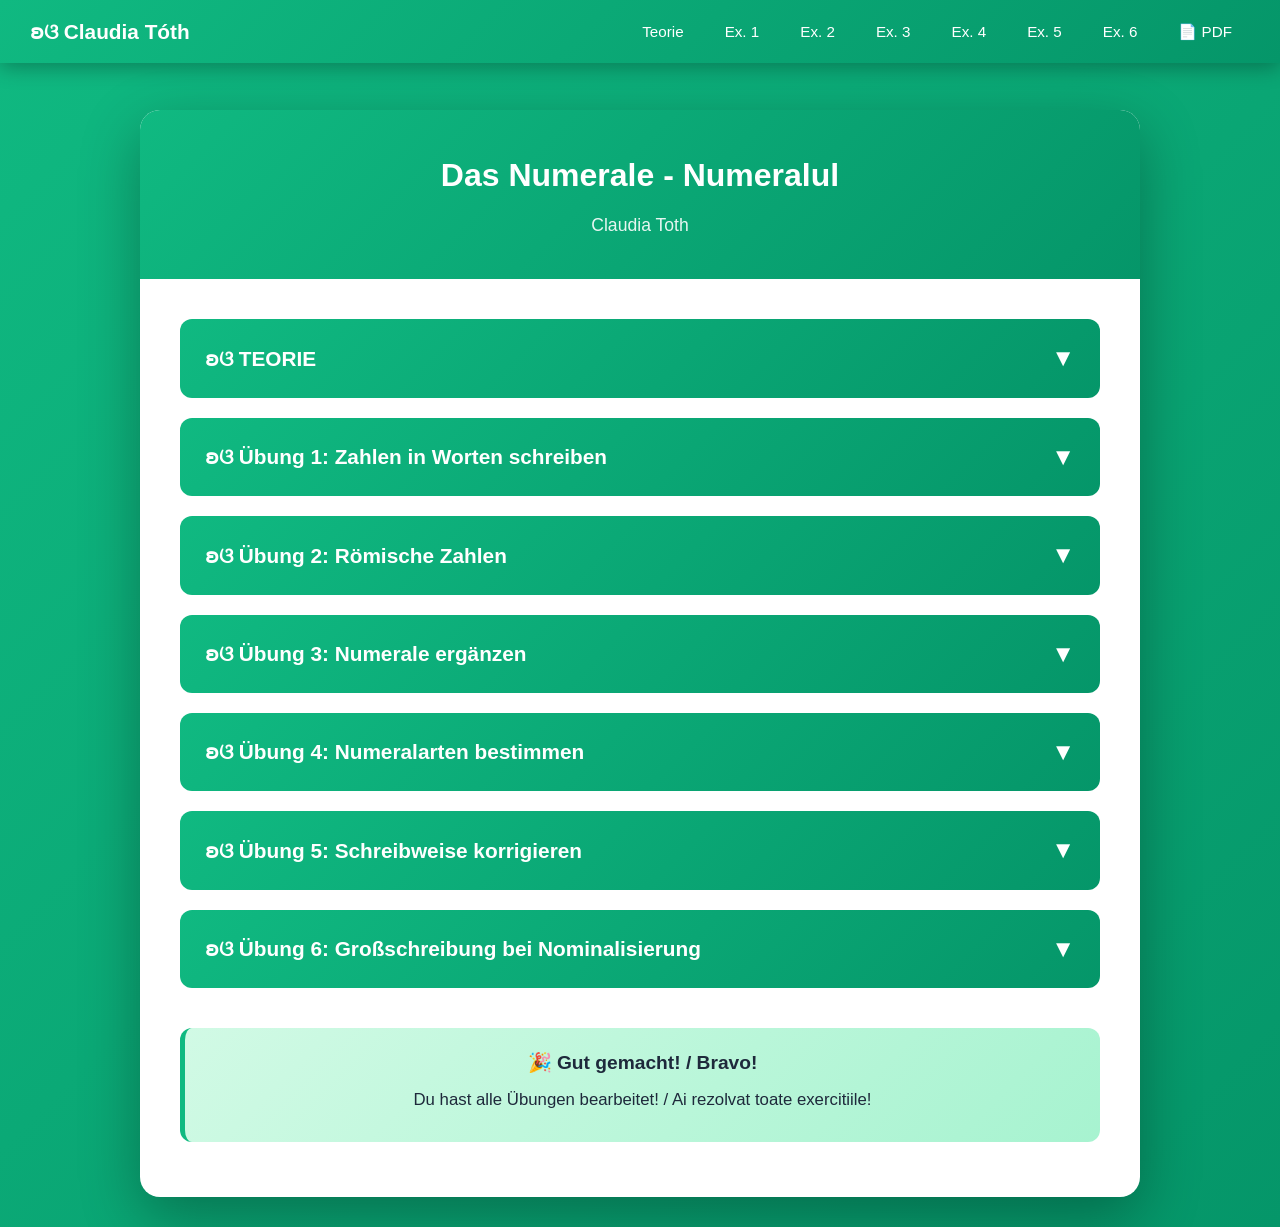
<file: numerale-navbar.html>
<!DOCTYPE html>
<html lang="ro">
<head>
    <meta charset="UTF-8">
    <meta name="robots" content="noindex, nofollow">
    <meta name="viewport" content="width=device-width, initial-scale=1.0">
    <title>Das Numerale - Numeralul in Germana</title>
    <style>
        * {
            margin: 0;
            padding: 0;
            box-sizing: border-box;
        }

        body {
            font-family: 'Segoe UI', Tahoma, Geneva, Verdana, sans-serif;
            background: linear-gradient(135deg, #10b981 0%, #059669 100%);
            line-height: 1.6;
            padding: 0;
            padding-top: 80px;
        }

        
        /* NAVIGATION BAR */
        .navbar {
            position: fixed;
            top: 0;
            left: 0;
            right: 0;
            background: linear-gradient(135deg, #10b981 0%, #059669 100%);
            padding: 15px 30px;
            box-shadow: 0 4px 20px rgba(0,0,0,0.3);
            z-index: 1000;
            display: flex;
            justify-content: space-between;
            align-items: center;
        }

        .navbar-logo {
            color: white;
            font-size: 1.3rem;
            font-weight: bold;
            text-decoration: none;
        }

        .navbar-menu {
            display: flex;
            gap: 5px;
            list-style: none;
            align-items: center;
        }

        .navbar-menu a {
            color: white;
            text-decoration: none;
            padding: 10px 18px;
            border-radius: 8px;
            transition: all 0.3s;
            font-size: 0.95rem;
            font-weight: 500;
        }

        .navbar-menu a:hover {
            background: rgba(255,255,255,0.2);
            transform: translateY(-2px);
        }

        .container {
            max-width: 1000px;
            margin: 30px auto 30px auto;
            background: white;
            border-radius: 20px;
            box-shadow: 0 20px 60px rgba(0,0,0,0.3);
        }

        .header {
            background: linear-gradient(135deg, #10b981 0%, #059669 100%);
            color: white;
            padding: 40px;
            text-align: center;
            border-radius: 20px 20px 0 0;
        }

        .header h1 {
            font-size: 2rem;
            margin-bottom: 10px;
        }

        .header p {
            font-size: 1.1rem;
            opacity: 0.9;
        }

        .content {
            padding: 40px;
        }

        .section {
            margin-bottom: 20px;
            scroll-margin-top: 100px;
        }

        .section-header {
            background: linear-gradient(135deg, #10b981 0%, #059669 100%);
            color: white;
            padding: 20px 25px;
            border-radius: 12px;
            cursor: pointer;
            display: flex;
            justify-content: space-between;
            align-items: center;
            transition: transform 0.3s, box-shadow 0.3s;
            margin-bottom: 0;
        }

        .section-header:hover {
            transform: translateY(-2px);
            box-shadow: 0 8px 20px rgba(16, 185, 129, 0.4);
        }

        .section-header h3 {
            font-size: 1.3rem;
        }

        .arrow {
            font-size: 1.5rem;
            transition: transform 0.3s;
        }

        .arrow.rotated {
            transform: rotate(180deg);
        }

        .section-content {
            display: none;
            padding: 30px;
            background: #f0fdf4;
            border: 3px solid #10b981;
            border-top: none;
            border-radius: 0 0 12px 12px;
            margin-bottom: 20px;
        }

        .section-content.active {
            display: block;
        }

        .sub-section {
            margin-bottom: 15px;
        }

        .sub-section-header {
            background: linear-gradient(135deg, #d1fae5 0%, #a7f3d0 100%);
            color: #065f46;
            padding: 15px 20px;
            border-radius: 10px;
            cursor: pointer;
            display: flex;
            justify-content: space-between;
            align-items: center;
            transition: all 0.3s;
            margin-bottom: 0;
            font-weight: 600;
        }

        .sub-section-header:hover {
            transform: translateY(-1px);
            box-shadow: 0 4px 12px rgba(16, 185, 129, 0.3);
        }

        .sub-arrow {
            font-size: 1.2rem;
            transition: transform 0.3s;
        }

        .sub-arrow.rotated {
            transform: rotate(180deg);
        }

        .sub-section-content {
            display: none;
            padding: 20px;
            background: white;
            border: 2px solid #d1fae5;
            border-top: none;
            border-radius: 0 0 10px 10px;
            margin-bottom: 15px;
        }

        .sub-section-content.active {
            display: block;
        }

        .theory-box {
            background: linear-gradient(135deg, #d1fae5 0%, #a7f3d0 100%);
            padding: 20px;
            border-radius: 12px;
            margin-bottom: 15px;
            border-left: 5px solid #10b981;
        }

        .theory-box p {
            color: #1e293b;
            font-size: 1.05rem;
            margin-bottom: 8px;
        }

        .exercise-item {
            background: #f0fdf4;
            padding: 25px;
            border-radius: 12px;
            margin-bottom: 25px;
            border: 2px solid #e5e7eb;
            transition: all 0.3s;
        }

        .exercise-item.correct {
            border-color: #10b981;
            background: #d1fae5;
        }

        .exercise-item.incorrect {
            border-color: #ef4444;
            background: #fee2e2;
        }

        .exercise-number {
            display: inline-block;
            background: linear-gradient(135deg, #10b981 0%, #059669 100%);
            color: white;
            padding: 8px 16px;
            border-radius: 20px;
            font-weight: bold;
            margin-bottom: 15px;
        }

        .input-group {
            margin-bottom: 15px;
        }

        .input-group label {
            display: block;
            font-weight: 600;
            color: #374151;
            margin-bottom: 8px;
        }

        input[type="text"], select {
            width: 100%;
            padding: 12px 15px;
            border: 2px solid #d1d5db;
            border-radius: 8px;
            font-size: 1rem;
            transition: all 0.3s;
        }

        input:focus, select:focus {
            outline: none;
            border-color: #10b981;
            box-shadow: 0 0 0 3px rgba(16, 185, 129, 0.1);
        }

        input.correct, select.correct {
            border-color: #10b981;
            background: #ecfdf5;
        }

        input.incorrect, select.incorrect {
            border-color: #ef4444;
            background: #fef2f2;
        }

        .feedback {
            display: none;
            margin-top: 15px;
            padding: 12px 15px;
            border-radius: 8px;
            font-weight: 600;
        }

        .feedback.show {
            display: block;
        }

        .feedback.correct {
            background: #d1fae5;
            color: #065f46;
            border-left: 4px solid #10b981;
        }

        .feedback.incorrect {
            background: #fee2e2;
            color: #991b1b;
            border-left: 4px solid #ef4444;
        }

        .buttons {
            display: flex;
            gap: 15px;
            justify-content: center;
            margin-top: 40px;
            flex-wrap: wrap;
        }

        button {
            padding: 15px 40px;
            border: none;
            border-radius: 10px;
            font-size: 1.1rem;
            font-weight: 600;
            cursor: pointer;
            transition: all 0.3s;
        }

        .btn-check {
            background: linear-gradient(135deg, #10b981 0%, #059669 100%);
            color: white;
            box-shadow: 0 4px 15px rgba(16, 185, 129, 0.4);
        }

        .btn-check:hover {
            transform: translateY(-2px);
            box-shadow: 0 6px 20px rgba(16, 185, 129, 0.6);
        }

        .btn-reset {
            background: #6b7280;
            color: white;
        }

        .btn-reset:hover {
            background: #4b5563;
        }

        .score {
            text-align: center;
            font-size: 1.5rem;
            font-weight: bold;
            padding: 20px;
            margin-top: 30px;
            background: linear-gradient(135deg, #fef3c7 0%, #fde68a 100%);
            border-radius: 12px;
            display: none;
        }

        .score.show {
            display: block;
        }

        .table-style {
            width: 100%;
            border-collapse: collapse;
            margin: 15px 0;
        }

        .table-style td {
            padding: 10px;
            border: 1px solid #d1d5db;
        }

        .table-style td:first-child {
            background: #f3f4f6;
            font-weight: bold;
            text-align: center;
            width: 80px;
        }

        @media (max-width: 768px) {
            body {
                padding: 0;
                padding-top: 120px;
            }

            .navbar {
                flex-direction: column;
                gap: 10px;
                padding: 15px;
            }

            .navbar-menu {
                flex-wrap: wrap;
                justify-content: center;
                gap: 5px;
            }

            .navbar-menu a {
                padding: 8px 12px;
                font-size: 0.85rem;
            }

            
        /* NAVIGATION BAR */
        .navbar {
            position: fixed;
            top: 0;
            left: 0;
            right: 0;
            background: linear-gradient(135deg, #10b981 0%, #059669 100%);
            padding: 15px 30px;
            box-shadow: 0 4px 20px rgba(0,0,0,0.3);
            z-index: 1000;
            display: flex;
            justify-content: space-between;
            align-items: center;
        }

        .navbar-logo {
            color: white;
            font-size: 1.3rem;
            font-weight: bold;
            text-decoration: none;
        }

        .navbar-menu {
            display: flex;
            gap: 5px;
            list-style: none;
            align-items: center;
        }

        .navbar-menu a {
            color: white;
            text-decoration: none;
            padding: 10px 18px;
            border-radius: 8px;
            transition: all 0.3s;
            font-size: 0.95rem;
            font-weight: 500;
        }

        .navbar-menu a:hover {
            background: rgba(255,255,255,0.2);
            transform: translateY(-2px);
        }

        .container {
                margin: 15px auto;
            }

            .header {
                padding: 25px 20px;
            }

            .header h1 {
                font-size: 1.5rem;
            }

            .content {
                padding: 20px 15px;
            }

            .section-header h3 {
                font-size: 1.1rem;
            }

            .exercise-item {
                padding: 15px;
            }

            button {
                width: 100%;
                padding: 12px 20px;
            }

            .buttons {
                flex-direction: column;
            }
        }
    </style>
</head>
<body>
    <!-- NAVIGATION BAR -->
    <nav class="navbar">
        <a href="#top" class="navbar-logo">ʚଓ Claudia Tóth</a>
        <ul class="navbar-menu">
            <li><a href="#teorie" onclick="openSection(0)">Teorie</a></li>
            <li><a href="#ex1" onclick="openSection(1)">Ex. 1</a></li>
            <li><a href="#ex2" onclick="openSection(2)">Ex. 2</a></li>
            <li><a href="#ex3" onclick="openSection(3)">Ex. 3</a></li>
            <li><a href="#ex4" onclick="openSection(4)">Ex. 4</a></li>
            <li><a href="#ex5" onclick="openSection(5)">Ex. 5</a></li>
            <li><a href="#ex6" onclick="openSection(6)">Ex. 6</a></li>
            <li><a href="numerale.pdf" download>📄 PDF</a></li>
        </ul>
    </nav>


    <div class="container" id="top">
        <div class="header">
            <h1>Das Numerale - Numeralul</h1>
            <p>Claudia Toth</p>
        </div>

        <div class="content">

            <!-- TEORIE MAIN SECTION -->
            <div id="teorie"></div>
            <div class="section">
                <div class="section-header" onclick="toggleMainSection(0)">
                    <h3>ʚଓ TEORIE</h3>
                    <span class="arrow">▼</span>
                </div>
                <div class="section-content" id="main-section-0">
                    
                    <!-- Sub-section 1 -->
                    <div class="sub-section">
                        <div class="sub-section-header" onclick="toggleSubSection(0)">
                            <span>Was ist ein Numerale? (Ce este numeralul?)</span>
                            <span class="sub-arrow">▼</span>
                        </div>
                        <div class="sub-section-content" id="sub-section-0">
                            <p>Das Numerale kann Stellvertreter oder Begleiter des Nomens sein. Es sind Wörter, die einen Bezug zu Zahlen haben.</p>
                            <p>Numeralul poate fi inlocuitor sau insotitor al substantivului. Sunt cuvinte care au legatura cu numerele.</p>
                        </div>
                    </div>

                    <!-- Sub-section 2 -->
                    <div class="sub-section">
                        <div class="sub-section-header" onclick="toggleSubSection(1)">
                            <span>Grundzahlen - Kardinalzahlen (Numerale cardinale)</span>
                            <span class="sub-arrow">▼</span>
                        </div>
                        <div class="sub-section-content" id="sub-section-1">
                            <p>Sie antworten auf die Frage 'Wie viele?' (Raspund la intrebarea 'Cate?')</p>
                            <p style="margin-top: 10px;"><strong>Beispiele:</strong></p>
                            <p>eins, fünf, siebzehn, einundzwanzig</p>
                            <p>unu, cinci, saptesprezece, douazeci si unu</p>
                        </div>
                    </div>

                    <!-- Sub-section 3 -->
                    <div class="sub-section">
                        <div class="sub-section-header" onclick="toggleSubSection(2)">
                            <span>Ordnungszahlen - Ordinalzahlen (Numerale ordinale)</span>
                            <span class="sub-arrow">▼</span>
                        </div>
                        <div class="sub-section-content" id="sub-section-2">
                            <p>Sie antworten auf die Frage 'Der wievielte?' (Raspund la intrebarea 'Al catelea?')</p>
                            <p style="margin-top: 10px;"><strong>Beispiele:</strong></p>
                            <p>der erste Platz → locul intai</p>
                            <p style="margin-top: 10px;"><strong>Regeln (Reguli):</strong></p>
                            <p>• Als Ziffer geschrieben: mit Punkt (3. Platz) - Scris ca cifra: cu punct (locul 3.)</p>
                            <p>• Nominalisiert: groß geschrieben (Er ging als Dritter durchs Ziel) - Substantivizat: cu majuscula</p>
                        </div>
                    </div>

                    <!-- Sub-section 4 -->
                    <div class="sub-section">
                        <div class="sub-section-header" onclick="toggleSubSection(3)">
                            <span>Wiederholungszahl (Numeral repetitiv)</span>
                            <span class="sub-arrow">▼</span>
                        </div>
                        <div class="sub-section-content" id="sub-section-3">
                            <p>Gibt an, wie oft etwas geschieht. (Arata de cate ori se intampla ceva.)</p>
                            <p style="margin-top: 10px;"><strong>Beispiele:</strong> einmal, zweimal, dreimal</p>
                            <p>(o data, de doua ori, de trei ori)</p>
                        </div>
                    </div>

                    <!-- Sub-section 5 -->
                    <div class="sub-section">
                        <div class="sub-section-header" onclick="toggleSubSection(4)">
                            <span>Vervielfältigungszahl (Numeral de inmultire)</span>
                            <span class="sub-arrow">▼</span>
                        </div>
                        <div class="sub-section-content" id="sub-section-4">
                            <p>Gibt an, um wie viel etwas vervielfacht wird. (Arata de cate ori este inmultit ceva.)</p>
                            <p style="margin-top: 10px;"><strong>Beispiele:</strong> einfach, zweifach, dreifach</p>
                            <p>(simplu, dublu, triplu)</p>
                        </div>
                    </div>

                    <!-- Sub-section 6 -->
                    <div class="sub-section">
                        <div class="sub-section-header" onclick="toggleSubSection(5)">
                            <span>Weitere Numeralarten (Alte tipuri de numerale)</span>
                            <span class="sub-arrow">▼</span>
                        </div>
                        <div class="sub-section-content" id="sub-section-5">
                            <p>• Sammlungszahl (ein Dutzend) - Numeral colectiv (o duzina)</p>
                            <p>• Bruchzahl (ein Fünftel) - Numeral fractionar (o cincime)</p>
                            <p>• Gesellschaftszahl (zu dritt) - Numeral distributiv (cate trei)</p>
                        </div>
                    </div>

                    <!-- Sub-section 7 -->
                    <div class="sub-section">
                        <div class="sub-section-header" onclick="toggleSubSection(6)">
                            <span>Schreibregeln (Reguli de scriere)</span>
                            <span class="sub-arrow">▼</span>
                        </div>
                        <div class="sub-section-content" id="sub-section-6">
                            <p><strong>Bindestrich-Regel (Regula cratimei):</strong> Zwischen Ziffer und Wort steht ein Bindestrich</p>
                            <p>(Intre cifra si cuvant se pune cratima)</p>
                            <p>Beispiele: 3-mal, 18-jährig, 100-prozentig</p>
                            <p style="margin-top: 10px;"><strong>Zusammenschreibung (Scriere impreuna):</strong> Ziffer und Nachsilbe werden zusammengeschrieben</p>
                            <p>(Cifra si sufixul se scriu impreuna)</p>
                            <p>Beispiele: 3fach, 80er, 100stel Sekunde</p>
                        </div>
                    </div>

                    <!-- Sub-section 8 -->
                    <div class="sub-section">
                        <div class="sub-section-header" onclick="toggleSubSection(7)">
                            <span>Römische Zahlen (Numerale romane)</span>
                            <span class="sub-arrow">▼</span>
                        </div>
                        <div class="sub-section-content" id="sub-section-7">
                            <table class="table-style">
                                <tr><td>I</td><td>1</td></tr>
                                <tr><td>V</td><td>5</td></tr>
                                <tr><td>X</td><td>10</td></tr>
                                <tr><td>L</td><td>50</td></tr>
                                <tr><td>C</td><td>100</td></tr>
                                <tr><td>D</td><td>500</td></tr>
                                <tr><td>M</td><td>1000</td></tr>
                            </table>
                            <p style="margin-top: 10px;"><strong>Beispiele:</strong></p>
                            <p>Heinrich VIII. (der Achte) - Henric al VIII-lea</p>
                            <p>Ludwig XIV. (der Vierzehnte) - der Sonnenkönig - Ludovic al XIV-lea - Regele Soare</p>
                            <p>Elisabeth II. (die Zweite) - Elisabeta a II-a</p>
                        </div>
                    </div>

                </div>
            </div>

            <div class="section">
                <div class="section-header" onclick="toggleMainSection(1)">
                    <h3>ʚଓ Übung 1: Zahlen in Worten schreiben</h3>
                    <span class="arrow">▼</span>
                </div>
                <div class="section-content" id="main-section-1">
                    <p style="margin-bottom: 20px; font-weight: 600;">Schreibe die Zahlen in Worten! (Scrie numerele in litere!)</p>
                    <div id="exercises-ex1"></div>
                    <div class="buttons">
                        <button class="btn-check" onclick="checkAnswers('ex1')">✓ Verifica</button>
                        <button class="btn-reset" onclick="resetExercise('ex1')">↻ Reseteaza</button>
                    </div>
                    <div class="score" id="score-ex1"></div>
                </div>
            </div>

            <div class="section">
                <div class="section-header" onclick="toggleMainSection(2)">
                    <h3>ʚଓ Übung 2: Römische Zahlen</h3>
                    <span class="arrow">▼</span>
                </div>
                <div class="section-content" id="main-section-2">
                    <p style="margin-bottom: 20px; font-weight: 600;">Schreibe die römischen Zahlen als Ziffern! (Scrie numeralele romane ca cifre!)</p>
                    <div id="exercises-ex2"></div>
                    <div class="buttons">
                        <button class="btn-check" onclick="checkAnswers('ex2')">✓ Verifica</button>
                        <button class="btn-reset" onclick="resetExercise('ex2')">↻ Reseteaza</button>
                    </div>
                    <div class="score" id="score-ex2"></div>
                </div>
            </div>

            <div class="section">
                <div class="section-header" onclick="toggleMainSection(3)">
                    <h3>ʚଓ Übung 3: Numerale ergänzen</h3>
                    <span class="arrow">▼</span>
                </div>
                <div class="section-content" id="main-section-3">
                    <p style="margin-bottom: 20px; font-weight: 600;">Setze das passende Numerale ein! (Completeaza cu numeralul potrivit!)</p>
                    <div id="exercises-ex3"></div>
                    <div class="buttons">
                        <button class="btn-check" onclick="checkAnswers('ex3')">✓ Verifica</button>
                        <button class="btn-reset" onclick="resetExercise('ex3')">↻ Reseteaza</button>
                    </div>
                    <div class="score" id="score-ex3"></div>
                </div>
            </div>

            <div class="section">
                <div class="section-header" onclick="toggleMainSection(4)">
                    <h3>ʚଓ Übung 4: Numeralarten bestimmen</h3>
                    <span class="arrow">▼</span>
                </div>
                <div class="section-content" id="main-section-4">
                    <p style="margin-bottom: 20px; font-weight: 600;">Bestimme, welche Art von Numerale vorliegt! (Determina ce tip de numeral este!)</p>
                    <div id="exercises-ex4"></div>
                    <div class="buttons">
                        <button class="btn-check" onclick="checkAnswers('ex4')">✓ Verifica</button>
                        <button class="btn-reset" onclick="resetExercise('ex4')">↻ Reseteaza</button>
                    </div>
                    <div class="score" id="score-ex4"></div>
                </div>
            </div>

            <div class="section">
                <div class="section-header" onclick="toggleMainSection(5)">
                    <h3>ʚଓ Übung 5: Schreibweise korrigieren</h3>
                    <span class="arrow">▼</span>
                </div>
                <div class="section-content" id="main-section-5">
                    <p style="margin-bottom: 20px; font-weight: 600;">Korrigiere die falsche Schreibweise! (Corecteaza scrierea gresita!)</p>
                    <div id="exercises-ex5"></div>
                    <div class="buttons">
                        <button class="btn-check" onclick="checkAnswers('ex5')">✓ Verifica</button>
                        <button class="btn-reset" onclick="resetExercise('ex5')">↻ Reseteaza</button>
                    </div>
                    <div class="score" id="score-ex5"></div>
                </div>
            </div>

            <div class="section">
                <div class="section-header" onclick="toggleMainSection(6)">
                    <h3>ʚଓ Übung 6: Großschreibung bei Nominalisierung</h3>
                    <span class="arrow">▼</span>
                </div>
                <div class="section-content" id="main-section-6">
                    <p style="margin-bottom: 20px; font-weight: 600;">Schreibe richtig! (Scrie corect!)</p>
                    <div id="exercises-ex6"></div>
                    <div class="buttons">
                        <button class="btn-check" onclick="checkAnswers('ex6')">✓ Verifica</button>
                        <button class="btn-reset" onclick="resetExercise('ex6')">↻ Reseteaza</button>
                    </div>
                    <div class="score" id="score-ex6"></div>
                </div>
            </div>

            <div class="theory-box" style="text-align: center; margin-top: 40px;">
                <p style="font-size: 1.2rem; font-weight: bold;">🎉 Gut gemacht! / Bravo!</p>
                <p>Du hast alle Übungen bearbeitet! / Ai rezolvat toate exercitiile!</p>
            </div>
        </div>
    </div>

    <script>
        // Exercise data with umlauts
        const exercisesEx1 = [
            {q: "vor 3 Wochen", a: "vor drei Wochen"},
            {q: "das 2. Glas", a: "das zweite Glas"},
            {q: "7 1/2 Jahre", a: "siebeneinhalb Jahre"},
            {q: "jeder 2. verließ den Saal", a: "jeder zweite verließ den Saal"},
            {q: "im 3. Stock", a: "im dritten Stock"},
            {q: "in die 8. Klasse", a: "in die achte Klasse"},
            {q: "meine 7-jährige Schwester", a: "meine siebenjährige Schwester"},
            {q: "1 1/2 Monate", a: "anderthalb Monate"},
            {q: "auf der 3. Seite", a: "auf der dritten Seite"},
            {q: "das 3. Jahrtausend", a: "das dritte Jahrtausend"}
        ];

        const exercisesEx2 = [
            {q: "IV", a: "4"},
            {q: "VI", a: "6"},
            {q: "VIII", a: "8"},
            {q: "IX", a: "9"},
            {q: "XXVII", a: "27"},
            {q: "XLV", a: "45"}
        ];

        const exercisesEx3 = [
            {q: "...ier Tageszeiten", a: "vier", hint: "Numerale wie Adjektiv gebraucht"},
            {q: "...undert Möglichkeiten", a: "hundert", hint: "Numerale wie Adjektiv gebraucht"},
            {q: "...ausend Gedanken", a: "tausend", hint: "Numerale wie Adjektiv gebraucht"},
            {q: "...rstens", a: "erstens", hint: "Numerale als Adverb"},
            {q: "...weitens", a: "zweitens", hint: "Numerale als Adverb"},
            {q: "...rittens", a: "drittens", hint: "Numerale als Adverb"},
            {q: "Bald haben sie die ...illion erreicht.", a: "Million", hint: "Numerale als Nomen"},
            {q: "Im ...utzend billiger!", a: "Dutzend", hint: "Numerale als Nomen"},
            {q: "Lohn gibt es am ...rsten des Monats.", a: "Ersten", hint: "Numerale als Nomen"},
            {q: "Sie lief als ...weite durchs Ziel.", a: "Zweite", hint: "Numerale als Nomen"},
            {q: "Auch der ...ritte steht auf dem Siegerpodest.", a: "Dritte", hint: "Numerale als Nomen"}
        ];

        const exercisesEx4 = [
            {q: "dreimal", opts: ["Grundzahl", "Ordnungszahl", "Wiederholungszahl", "Vervielfältigungszahl"], a: "Wiederholungszahl"},
            {q: "zweifach", opts: ["Grundzahl", "Ordnungszahl", "Wiederholungszahl", "Vervielfältigungszahl"], a: "Vervielfältigungszahl"},
            {q: "ein Dutzend", opts: ["Sammlungszahl", "Bruchzahl", "Gesellschaftszahl", "Ordnungszahl"], a: "Sammlungszahl"},
            {q: "ein Fünftel", opts: ["Sammlungszahl", "Bruchzahl", "Gesellschaftszahl", "Ordnungszahl"], a: "Bruchzahl"},
            {q: "zu dritt", opts: ["Sammlungszahl", "Bruchzahl", "Gesellschaftszahl", "Ordnungszahl"], a: "Gesellschaftszahl"},
            {q: "der erste Platz", opts: ["Grundzahl", "Ordnungszahl", "Wiederholungszahl", "Vervielfältigungszahl"], a: "Ordnungszahl"},
            {q: "fünf Äpfel", opts: ["Grundzahl", "Ordnungszahl", "Wiederholungszahl", "Vervielfältigungszahl"], a: "Grundzahl"}
        ];

        const exercisesEx5 = [
            {q: "3 mal", a: "3-mal", hint: "Zwischen Ziffer und Wort steht ein Bindestrich"},
            {q: "18 jährig", a: "18-jährig", hint: "Zwischen Ziffer und Wort steht ein Bindestrich"},
            {q: "100 prozentig", a: "100-prozentig", hint: "Zwischen Ziffer und Wort steht ein Bindestrich"},
            {q: "3 fach", a: "3fach", hint: "Ziffer und Nachsilbe werden zusammengeschrieben"},
            {q: "80 er", a: "80er", hint: "Ziffer und Nachsilbe werden zusammengeschrieben"},
            {q: "100 stel Sekunde", a: "100stel Sekunde", hint: "Ziffer und Nachsilbe werden zusammengeschrieben"}
        ];

        const exercisesEx6 = [
            {q: "Er belegte den dritten Platz. → Er ging als ... durchs Ziel.", a: "Dritter"},
            {q: "Sie war die fünfte Rednerin. → Sie ergriff als ... das Wort.", a: "Fünfte"},
            {q: "Er war der zweite Läufer. → Der ... kam ins Ziel.", a: "Zweite"},
            {q: "Sie gewann den ersten Preis. → Sie wurde ... .", a: "Erste"}
        ];

        function normalizeString(s) {
            return s.trim().toLowerCase().normalize("NFD").replace(/[̀-ͯ]/g, "");
        }

        
        function openSection(index) {
            const contents = document.querySelectorAll('.section-content');
            const arrows = document.querySelectorAll('.arrow');
            
            // Open the specific section
            if (contents[index] && !contents[index].classList.contains('active')) {
                contents[index].classList.add('active');
                arrows[index].classList.add('rotated');
            }
        }

        function toggleMainSection(i) {
            const content = document.getElementById(`main-section-${i}`);
            const arrows = document.querySelectorAll('.arrow');
            content.classList.toggle('active');
            arrows[i].classList.toggle('rotated');
        }

        function toggleSubSection(i) {
            const content = document.getElementById(`sub-section-${i}`);
            const arrows = document.querySelectorAll('.sub-arrow');
            content.classList.toggle('active');
            arrows[i].classList.toggle('rotated');
        }

        function initEx1() {
            const container = document.getElementById('exercises-ex1');
            exercisesEx1.forEach((ex, i) => {
                const div = document.createElement('div');
                div.className = 'exercise-item';
                div.id = `ex1-${i}`;
                div.innerHTML = `
                    <div class="exercise-number">${i + 1}</div>
                    <div class="input-group">
                        <label>${ex.q}</label>
                        <input type="text" id="a-ex1-${i}" placeholder="Scrie raspunsul...">
                    </div>
                    <div class="feedback" id="f-ex1-${i}"></div>
                `;
                container.appendChild(div);
            });
        }

        function initEx2() {
            const container = document.getElementById('exercises-ex2');
            exercisesEx2.forEach((ex, i) => {
                const div = document.createElement('div');
                div.className = 'exercise-item';
                div.id = `ex2-${i}`;
                div.innerHTML = `
                    <div class="exercise-number">${i + 1}</div>
                    <div class="input-group">
                        <label>${ex.q} = ?</label>
                        <input type="text" id="a-ex2-${i}" placeholder="Scrie cifra...">
                    </div>
                    <div class="feedback" id="f-ex2-${i}"></div>
                `;
                container.appendChild(div);
            });
        }

        function initEx3() {
            const container = document.getElementById('exercises-ex3');
            exercisesEx3.forEach((ex, i) => {
                const div = document.createElement('div');
                div.className = 'exercise-item';
                div.id = `ex3-${i}`;
                div.innerHTML = `
                    <div class="exercise-number">${i + 1}</div>
                    <div class="input-group">
                        <label>${ex.q}</label>
                        ${ex.hint ? `<p style="color: #6b7280; font-size: 0.9rem; font-style: italic;">💡 ${ex.hint}</p>` : ''}
                        <input type="text" id="a-ex3-${i}" placeholder="Completeaza...">
                    </div>
                    <div class="feedback" id="f-ex3-${i}"></div>
                `;
                container.appendChild(div);
            });
        }

        function initEx4() {
            const container = document.getElementById('exercises-ex4');
            exercisesEx4.forEach((ex, i) => {
                const div = document.createElement('div');
                div.className = 'exercise-item';
                div.id = `ex4-${i}`;
                div.innerHTML = `
                    <div class="exercise-number">${i + 1}</div>
                    <div class="input-group">
                        <label>${ex.q}</label>
                        <select id="a-ex4-${i}">
                            <option value="">Alege tipul...</option>
                            ${ex.opts.map(opt => `<option value="${opt}">${opt}</option>`).join('')}
                        </select>
                    </div>
                    <div class="feedback" id="f-ex4-${i}"></div>
                `;
                container.appendChild(div);
            });
        }

        function initEx5() {
            const container = document.getElementById('exercises-ex5');
            exercisesEx5.forEach((ex, i) => {
                const div = document.createElement('div');
                div.className = 'exercise-item';
                div.id = `ex5-${i}`;
                div.innerHTML = `
                    <div class="exercise-number">${i + 1}</div>
                    <div class="input-group">
                        <label>${ex.q}</label>
                        ${ex.hint ? `<p style="color: #6b7280; font-size: 0.9rem; font-style: italic;">💡 ${ex.hint}</p>` : ''}
                        <input type="text" id="a-ex5-${i}" placeholder="Corecteaza...">
                    </div>
                    <div class="feedback" id="f-ex5-${i}"></div>
                `;
                container.appendChild(div);
            });
        }

        function initEx6() {
            const container = document.getElementById('exercises-ex6');
            exercisesEx6.forEach((ex, i) => {
                const div = document.createElement('div');
                div.className = 'exercise-item';
                div.id = `ex6-${i}`;
                div.innerHTML = `
                    <div class="exercise-number">${i + 1}</div>
                    <div class="input-group">
                        <label>${ex.q}</label>
                        <input type="text" id="a-ex6-${i}" placeholder="Completeaza...">
                    </div>
                    <div class="feedback" id="f-ex6-${i}"></div>
                `;
                container.appendChild(div);
            });
        }

        function checkAnswers(id) {
            let correct = 0;
            let total = 0;
            
            if (id === 'ex1') {
                total = exercisesEx1.length;
                exercisesEx1.forEach((ex, i) => {
                    const input = document.getElementById(`a-ex1-${i}`);
                    const isCorrect = normalizeString(input.value) === normalizeString(ex.a);
                    document.getElementById(`ex1-${i}`).className = isCorrect ? 'exercise-item correct' : 'exercise-item incorrect';
                    document.getElementById(`f-ex1-${i}`).className = isCorrect ? 'feedback correct show' : 'feedback incorrect show';
                    document.getElementById(`f-ex1-${i}`).innerHTML = isCorrect ? '✓ Corect!' : `✗ Raspuns corect: ${ex.a}`;
                    if (isCorrect) correct++;
                });
            } else if (id === 'ex2') {
                total = exercisesEx2.length;
                exercisesEx2.forEach((ex, i) => {
                    const input = document.getElementById(`a-ex2-${i}`);
                    const isCorrect = normalizeString(input.value) === normalizeString(ex.a);
                    document.getElementById(`ex2-${i}`).className = isCorrect ? 'exercise-item correct' : 'exercise-item incorrect';
                    document.getElementById(`f-ex2-${i}`).className = isCorrect ? 'feedback correct show' : 'feedback incorrect show';
                    document.getElementById(`f-ex2-${i}`).innerHTML = isCorrect ? '✓ Corect!' : `✗ Raspuns corect: ${ex.a}`;
                    if (isCorrect) correct++;
                });
            } else if (id === 'ex3') {
                total = exercisesEx3.length;
                exercisesEx3.forEach((ex, i) => {
                    const input = document.getElementById(`a-ex3-${i}`);
                    const isCorrect = normalizeString(input.value) === normalizeString(ex.a);
                    document.getElementById(`ex3-${i}`).className = isCorrect ? 'exercise-item correct' : 'exercise-item incorrect';
                    document.getElementById(`f-ex3-${i}`).className = isCorrect ? 'feedback correct show' : 'feedback incorrect show';
                    document.getElementById(`f-ex3-${i}`).innerHTML = isCorrect ? '✓ Corect!' : `✗ Raspuns corect: ${ex.a}`;
                    if (isCorrect) correct++;
                });
            } else if (id === 'ex4') {
                total = exercisesEx4.length;
                exercisesEx4.forEach((ex, i) => {
                    const select = document.getElementById(`a-ex4-${i}`);
                    const isCorrect = select.value === ex.a;
                    document.getElementById(`ex4-${i}`).className = isCorrect ? 'exercise-item correct' : 'exercise-item incorrect';
                    document.getElementById(`f-ex4-${i}`).className = isCorrect ? 'feedback correct show' : 'feedback incorrect show';
                    document.getElementById(`f-ex4-${i}`).innerHTML = isCorrect ? '✓ Corect!' : `✗ Raspuns corect: ${ex.a}`;
                    if (isCorrect) correct++;
                });
            } else if (id === 'ex5') {
                total = exercisesEx5.length;
                exercisesEx5.forEach((ex, i) => {
                    const input = document.getElementById(`a-ex5-${i}`);
                    const isCorrect = normalizeString(input.value) === normalizeString(ex.a);
                    document.getElementById(`ex5-${i}`).className = isCorrect ? 'exercise-item correct' : 'exercise-item incorrect';
                    document.getElementById(`f-ex5-${i}`).className = isCorrect ? 'feedback correct show' : 'feedback incorrect show';
                    document.getElementById(`f-ex5-${i}`).innerHTML = isCorrect ? '✓ Corect!' : `✗ Raspuns corect: ${ex.a}`;
                    if (isCorrect) correct++;
                });
            } else if (id === 'ex6') {
                total = exercisesEx6.length;
                exercisesEx6.forEach((ex, i) => {
                    const input = document.getElementById(`a-ex6-${i}`);
                    const isCorrect = normalizeString(input.value) === normalizeString(ex.a);
                    document.getElementById(`ex6-${i}`).className = isCorrect ? 'exercise-item correct' : 'exercise-item incorrect';
                    document.getElementById(`f-ex6-${i}`).className = isCorrect ? 'feedback correct show' : 'feedback incorrect show';
                    document.getElementById(`f-ex6-${i}`).innerHTML = isCorrect ? '✓ Corect!' : `✗ Raspuns corect: ${ex.a}`;
                    if (isCorrect) correct++;
                });
            }

            const score = document.getElementById(`score-${id}`);
            const pct = Math.round((correct / total) * 100);
            const emoji = pct === 100 ? '🎉' : pct >= 80 ? '👏' : pct >= 60 ? '👍' : '💪';
            score.innerHTML = `${emoji} Scor: ${correct} / ${total} (${pct}%)`;
            score.className = 'score show';
        }

        function resetExercise(id) {
            if (id === 'ex1') {
                exercisesEx1.forEach((_, i) => {
                    document.getElementById(`a-ex1-${i}`).value = '';
                    document.getElementById(`ex1-${i}`).className = 'exercise-item';
                    document.getElementById(`f-ex1-${i}`).className = 'feedback';
                });
            } else if (id === 'ex2') {
                exercisesEx2.forEach((_, i) => {
                    document.getElementById(`a-ex2-${i}`).value = '';
                    document.getElementById(`ex2-${i}`).className = 'exercise-item';
                    document.getElementById(`f-ex2-${i}`).className = 'feedback';
                });
            } else if (id === 'ex3') {
                exercisesEx3.forEach((_, i) => {
                    document.getElementById(`a-ex3-${i}`).value = '';
                    document.getElementById(`ex3-${i}`).className = 'exercise-item';
                    document.getElementById(`f-ex3-${i}`).className = 'feedback';
                });
            } else if (id === 'ex4') {
                exercisesEx4.forEach((_, i) => {
                    document.getElementById(`a-ex4-${i}`).value = '';
                    document.getElementById(`ex4-${i}`).className = 'exercise-item';
                    document.getElementById(`f-ex4-${i}`).className = 'feedback';
                });
            } else if (id === 'ex5') {
                exercisesEx5.forEach((_, i) => {
                    document.getElementById(`a-ex5-${i}`).value = '';
                    document.getElementById(`ex5-${i}`).className = 'exercise-item';
                    document.getElementById(`f-ex5-${i}`).className = 'feedback';
                });
            } else if (id === 'ex6') {
                exercisesEx6.forEach((_, i) => {
                    document.getElementById(`a-ex6-${i}`).value = '';
                    document.getElementById(`ex6-${i}`).className = 'exercise-item';
                    document.getElementById(`f-ex6-${i}`).className = 'feedback';
                });
            }
            document.getElementById(`score-${id}`).className = 'score';
        }

        // Initialize all exercises
        initEx1();
        initEx2();
        initEx3();
        initEx4();
        initEx5();
        initEx6();
    </script>
</body>
</html>
</file>
